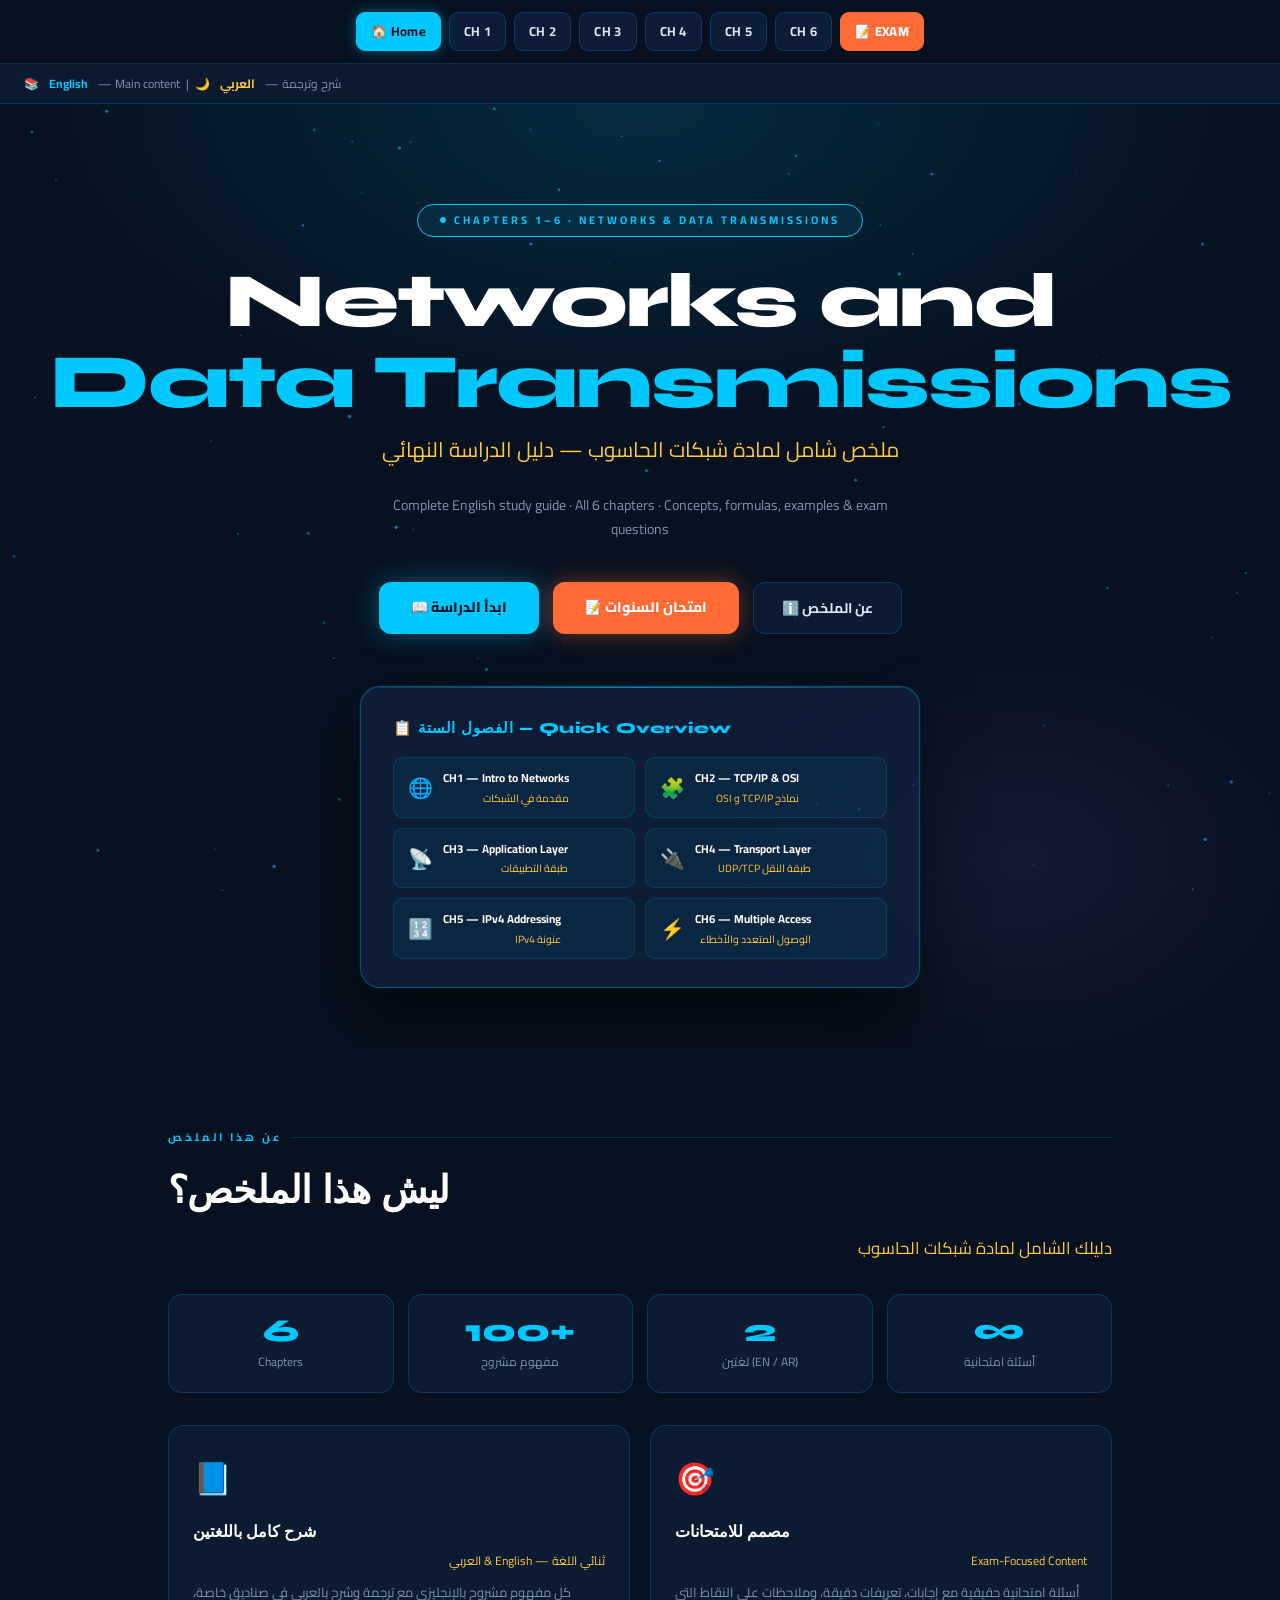
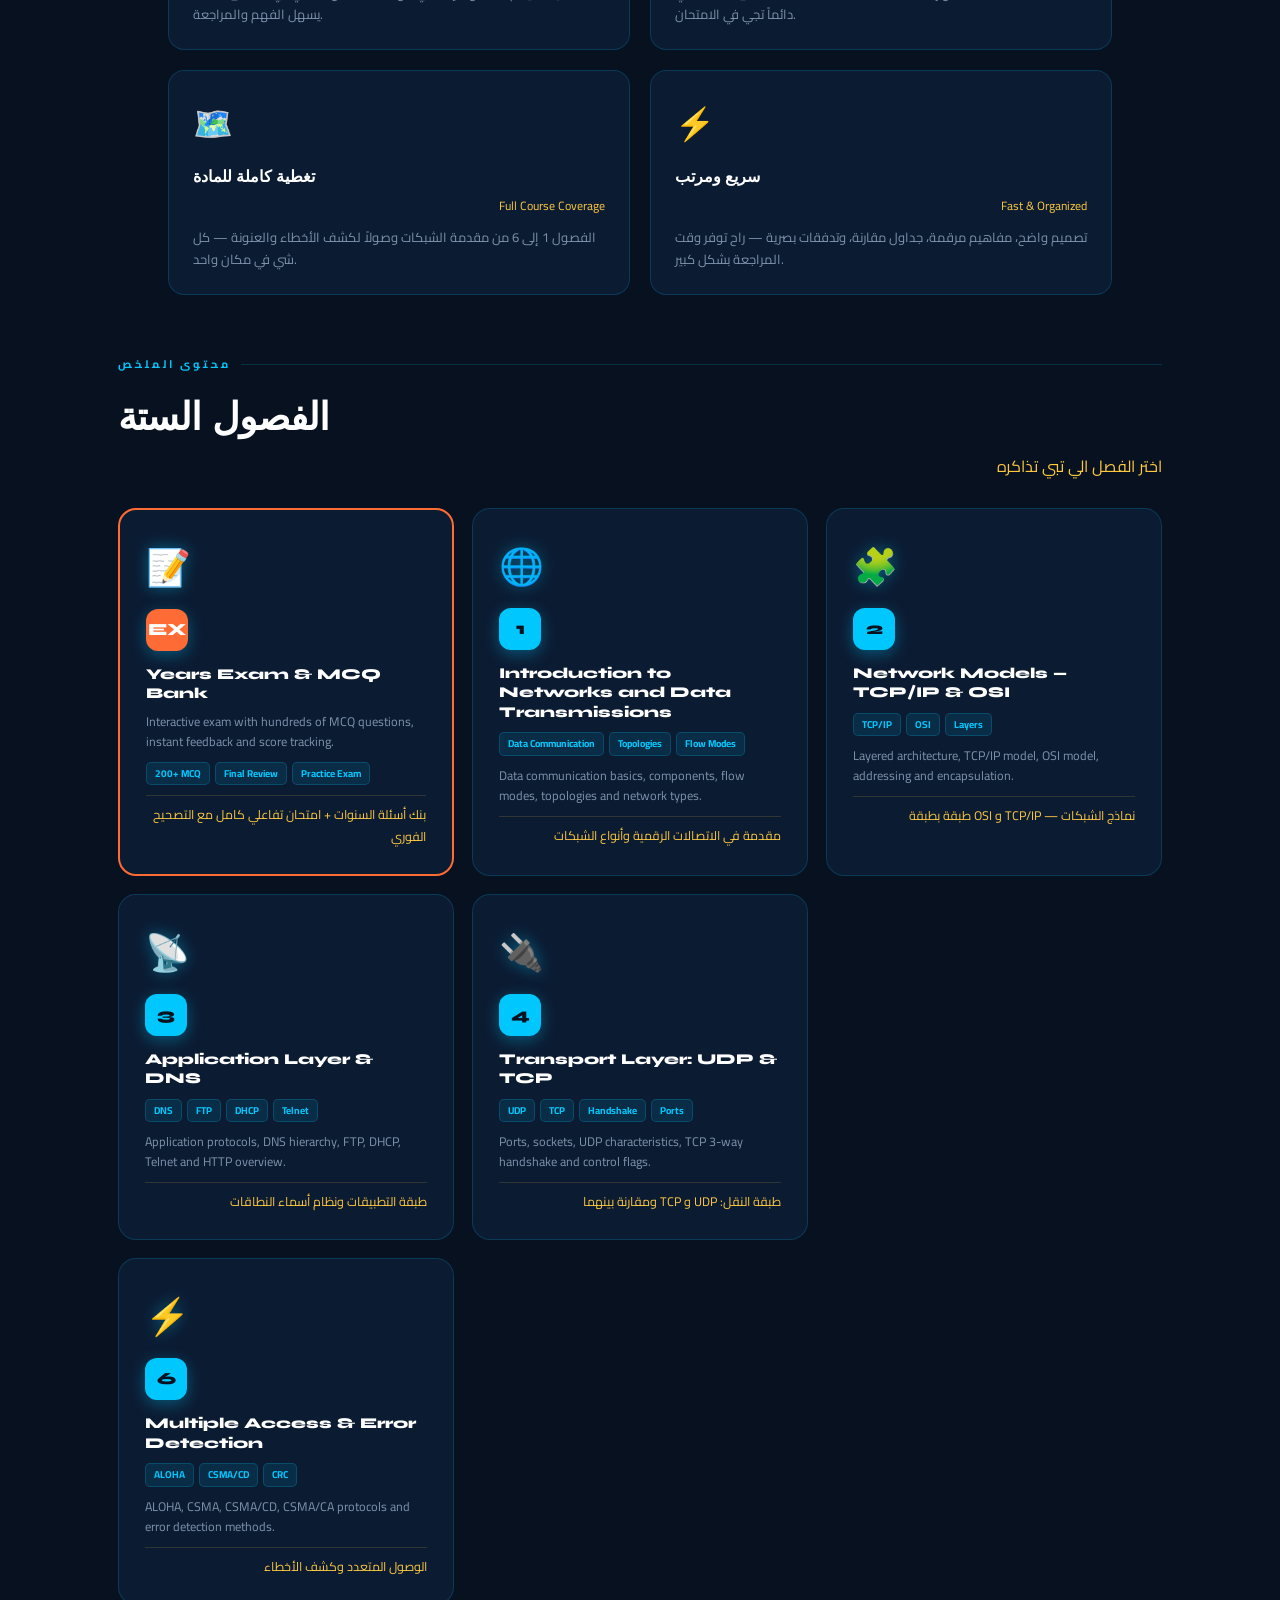
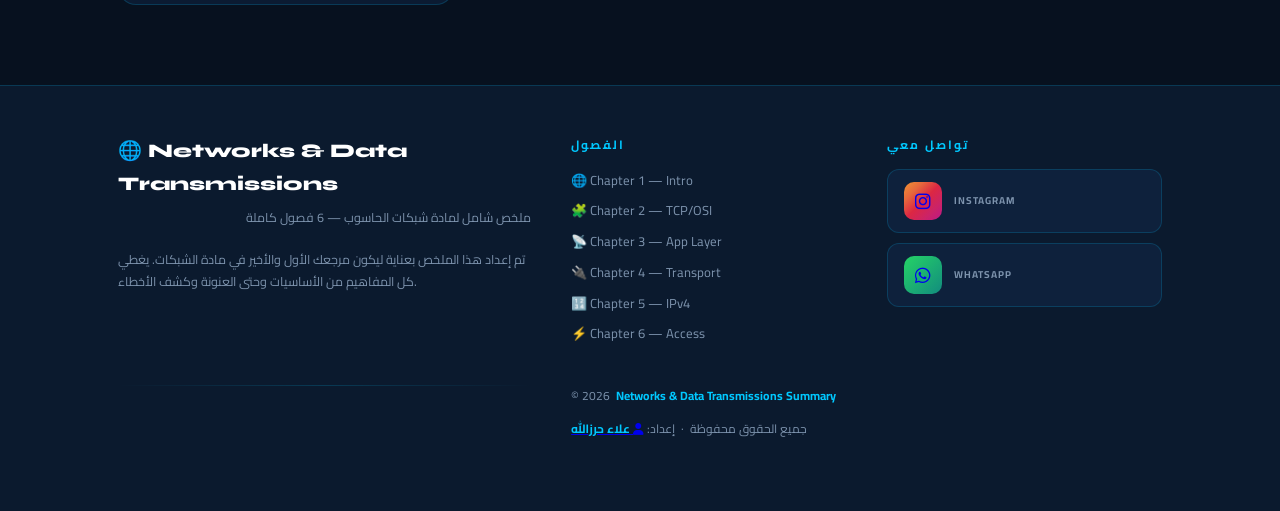
<file: index.html>
<!DOCTYPE html>
<html lang="ar">

<head>
  <meta charset="UTF-8">
  <meta name="viewport" content="width=device-width, initial-scale=1.0">
  <title>Networks and Data Transmissions — Home</title>
  <link
    href="https://fonts.googleapis.com/css2?family=Cairo:wght@300;400;600;700;900&family=Syne:wght@700;800&family=JetBrains+Mono:wght@400;600&display=swap"
    rel="stylesheet">
  <link rel="stylesheet" href="https://cdnjs.cloudflare.com/ajax/libs/font-awesome/6.0.0-beta3/css/all.min.css">
  <link rel="stylesheet" href="responsive.css">
  <style>
    :root {
      --navy: #07111f;
      --deep: #0b1a2e;
      --mid-blue: #102340;
      --card-bg: rgba(16, 35, 64, .6);
      --border: rgba(0, 200, 255, .18);
      --accent: #00c8ff;
      --accent2: #ff6b35;
      --gold: #ffc940;
      --green: #3effa0;
      --red: #ff5f6d;
      --purple: #b48aff;
      --text: #dce8f5;
      --muted: #7d93ad;
    }

    * {
      margin: 0;
      padding: 0;
      box-sizing: border-box;
    }

    body {
      font-family: Cairo, sans-serif;
      background: var(--navy);
      color: var(--text);
      line-height: 1.75;
      overflow-x: hidden;
    }

    /* ── CANVAS BG ── */
    #bg-canvas {
      position: fixed;
      inset: 0;
      z-index: 0;
      pointer-events: none;
    }

    /* ── TOP NAV ── */
    .top-nav {
      position: sticky;
      top: 0;
      z-index: 999;
      background: rgba(7, 17, 31, .92);
      backdrop-filter: blur(14px);
      border-bottom: 1px solid var(--border);
      padding: 12px 20px;
      display: flex;
      gap: 8px;
      justify-content: center;
      flex-wrap: wrap;
    }

    .top-nav a {
      text-decoration: none;
      color: var(--text);
      border: 1px solid var(--border);
      background: rgba(16, 35, 64, .75);
      padding: 7px 14px;
      border-radius: 9px;
      font-size: 13px;
      font-weight: 700;
      transition: .25s;
      letter-spacing: .3px;
    }

    .top-nav a:hover,
    .top-nav a.active {
      color: var(--navy);
      background: var(--accent);
      border-color: var(--accent);
      box-shadow: 0 0 14px rgba(0, 200, 255, .4);
    }

    /* ── HERO ── */
    .hero {
      position: relative;
      z-index: 1;
      min-height: 100vh;
      display: flex;
      flex-direction: column;
      align-items: center;
      justify-content: center;
      text-align: center;
      padding: 100px 40px 60px;
      overflow: hidden;
    }

    .hero::before {
      content: '';
      position: absolute;
      inset: 0;
      background:
        radial-gradient(ellipse 70% 50% at 50% 0%, rgba(0, 200, 255, .15) 0%, transparent 70%),
        radial-gradient(ellipse 40% 40% at 80% 80%, rgba(180, 138, 255, .08) 0%, transparent 60%);
      pointer-events: none;
    }

    .hero-badge {
      display: inline-flex;
      align-items: center;
      gap: 8px;
      border: 1px solid var(--accent);
      color: var(--accent);
      font-size: 11px;
      font-weight: 700;
      letter-spacing: 3px;
      padding: 6px 22px;
      border-radius: 30px;
      margin-bottom: 24px;
      text-transform: uppercase;
      background: rgba(0, 200, 255, .07);
      animation: fadeDown .8s ease both;
    }

    .hero-badge .dot {
      width: 6px;
      height: 6px;
      background: var(--accent);
      border-radius: 50%;
      animation: pulse 2s infinite;
    }

    @keyframes pulse {

      0%,
      100% {
        opacity: 1;
        transform: scale(1);
      }

      50% {
        opacity: .4;
        transform: scale(1.4);
      }
    }

    .hero h1 {
      font-family: Syne, sans-serif;
      font-size: clamp(2.4rem, 6vw, 4.8rem);
      font-weight: 800;
      color: #fff;
      letter-spacing: -2px;
      line-height: 1.05;
      margin-bottom: 10px;
      animation: fadeDown .9s ease .1s both;
    }

    .hero h1 span {
      color: var(--accent);
    }

    .hero .ar-title {
      font-size: clamp(1rem, 2.5vw, 1.3rem);
      color: var(--gold);
      margin-bottom: 24px;
      direction: rtl;
      animation: fadeDown 1s ease .2s both;
    }

    .hero-sub {
      color: var(--muted);
      font-size: 14px;
      max-width: 540px;
      margin: 0 auto 40px;
      animation: fadeDown 1s ease .3s both;
    }

    .hero-cta {
      display: flex;
      gap: 14px;
      flex-wrap: wrap;
      justify-content: center;
      animation: fadeDown 1s ease .4s both;
    }

    .btn-primary {
      text-decoration: none;
      background: var(--accent);
      color: var(--navy);
      font-weight: 800;
      padding: 13px 32px;
      border-radius: 12px;
      font-size: 14px;
      transition: .25s;
      box-shadow: 0 0 28px rgba(0, 200, 255, .35);
    }

    .btn-primary:hover {
      transform: translateY(-3px);
      box-shadow: 0 6px 36px rgba(0, 200, 255, .55);
    }

    .btn-outline {
      text-decoration: none;
      border: 1px solid var(--border);
      color: var(--text);
      font-weight: 700;
      padding: 13px 28px;
      border-radius: 12px;
      font-size: 14px;
      transition: .25s;
      background: rgba(16, 35, 64, .6);
    }

    .btn-outline:hover {
      border-color: var(--accent);
      color: var(--accent);
    }

    /* 3D FLOATING CARD */
    .hero-3d-wrap {
      perspective: 1000px;
      margin-top: 52px;
      animation: fadeUp 1.2s ease .5s both;
    }

    .hero-3d-card {
      width: min(560px, 90vw);
      background: rgba(16, 35, 64, .7);
      border: 1px solid rgba(0, 200, 255, .3);
      border-radius: 20px;
      padding: 28px 32px;
      backdrop-filter: blur(16px);
      transform-style: preserve-3d;
      transition: transform .1s;
      box-shadow:
        0 30px 60px rgba(0, 0, 0, .5),
        inset 0 1px 0 rgba(255, 255, 255, .06),
        0 0 0 1px rgba(0, 200, 255, .08);
    }

    .hero-3d-card::before {
      content: '';
      position: absolute;
      top: 0;
      left: 0;
      right: 0;
      height: 1px;
      background: linear-gradient(90deg, transparent, rgba(0, 200, 255, .6), transparent);
      border-radius: 20px 20px 0 0;
    }

    .card-inner-title {
      font-family: Syne, sans-serif;
      font-size: 15px;
      font-weight: 800;
      color: var(--accent);
      margin-bottom: 16px;
      letter-spacing: .5px;
      display: flex;
      align-items: center;
      gap: 8px;
    }

    .mini-chapters {
      display: grid;
      grid-template-columns: 1fr 1fr;
      gap: 10px;
    }

    .mini-ch {
      background: rgba(0, 200, 255, .06);
      border: 1px solid rgba(0, 200, 255, .15);
      border-radius: 10px;
      padding: 10px 14px;
      display: flex;
      align-items: center;
      gap: 10px;
      transition: .2s;
    }

    .mini-ch:hover {
      background: rgba(0, 200, 255, .12);
      border-color: var(--accent);
      transform: scale(1.02);
    }

    .mini-ch .ico {
      font-size: 20px;
      flex-shrink: 0;
    }

    .mini-ch .info .en {
      font-size: 11.5px;
      font-weight: 700;
      color: #fff;
    }

    .mini-ch .info .ar {
      font-size: 10.5px;
      color: var(--gold);
      direction: rtl;
      text-align: right;
    }

    /* ── ABOUT SECTION ── */
    .about-section {
      position: relative;
      z-index: 1;
      max-width: 1000px;
      margin: 0 auto;
      padding: 80px 28px 0;
    }

    .section-label {
      font-size: 11px;
      font-weight: 700;
      color: var(--accent);
      letter-spacing: 3px;
      text-transform: uppercase;
      margin-bottom: 10px;
      display: flex;
      align-items: center;
      gap: 10px;
    }

    .section-label::after {
      content: '';
      flex: 1;
      height: 1px;
      background: var(--border);
    }

    .about-section h2 {
      font-family: Syne, sans-serif;
      font-size: clamp(1.6rem, 3.5vw, 2.4rem);
      font-weight: 800;
      color: #fff;
      margin-bottom: 10px;
      letter-spacing: -1px;
    }

    .about-section .subtitle-ar {
      font-size: 1.05rem;
      color: var(--gold);
      direction: rtl;
      margin-bottom: 30px;
    }

    .about-grid {
      display: grid;
      grid-template-columns: 1fr 1fr;
      gap: 20px;
      margin-bottom: 32px;
    }

    .about-card {
      background: var(--card-bg);
      border: 1px solid var(--border);
      border-radius: 16px;
      padding: 24px;
      backdrop-filter: blur(6px);
      transition: .3s;
      position: relative;
      overflow: hidden;
    }

    .about-card::before {
      content: '';
      position: absolute;
      top: 0;
      left: 0;
      right: 0;
      height: 3px;
      background: linear-gradient(90deg, var(--accent), var(--purple));
      border-radius: 16px 16px 0 0;
      opacity: 0;
      transition: .3s;
    }

    .about-card:hover {
      border-color: var(--accent);
      transform: translateY(-4px);
      box-shadow: 0 12px 32px rgba(0, 200, 255, .1);
    }

    .about-card:hover::before {
      opacity: 1;
    }

    .about-card .card-icon {
      font-size: 32px;
      margin-bottom: 12px;
      display: block;
    }

    .about-card h3 {
      font-family: Syne, sans-serif;
      font-size: 1rem;
      color: #fff;
      margin-bottom: 4px;
    }

    .about-card .ar-label {
      font-size: 12px;
      color: var(--gold);
      direction: rtl;
      margin-bottom: 10px;
    }

    .about-card p {
      font-size: 13px;
      color: var(--muted);
      line-height: 1.7;
    }

    .stats-row {
      display: grid;
      grid-template-columns: repeat(4, 1fr);
      gap: 14px;
      margin-bottom: 32px;
    }

    .stat-box {
      background: var(--card-bg);
      border: 1px solid var(--border);
      border-radius: 14px;
      padding: 20px 16px;
      text-align: center;
      transition: .25s;
    }

    .stat-box:hover {
      border-color: var(--accent);
      box-shadow: 0 8px 24px rgba(0, 200, 255, .1);
    }

    .stat-box .number {
      font-family: Syne, sans-serif;
      font-size: 2rem;
      font-weight: 800;
      color: var(--accent);
      line-height: 1;
      margin-bottom: 4px;
    }

    .stat-box .label {
      font-size: 12px;
      color: var(--muted);
    }

    /* ── CHAPTERS GRID ── */
    .chapters-section {
      position: relative;
      z-index: 1;
      max-width: 1100px;
      margin: 60px auto 0;
      padding: 0 28px;
    }

    .home-grid {
      display: grid;
      grid-template-columns: repeat(3, 1fr);
      gap: 18px;
      margin-top: 28px;
    }

    .home-card {
      text-decoration: none;
      color: var(--text);
      background: var(--card-bg);
      border: 1px solid var(--border);
      border-radius: 18px;
      padding: 26px;
      transition: .3s;
      display: block;
      position: relative;
      overflow: hidden;
      transform-style: preserve-3d;
    }

    .home-card::after {
      content: '';
      position: absolute;
      inset: 0;
      background: linear-gradient(135deg, rgba(0, 200, 255, .05), transparent);
      opacity: 0;
      transition: .3s;
    }

    .home-card:hover {
      transform: translateY(-8px) rotateX(3deg);
      border-color: var(--accent);
      box-shadow:
        0 20px 48px rgba(0, 200, 255, .15),
        inset 0 1px 0 rgba(0, 200, 255, .1);
    }

    .home-card:hover::after {
      opacity: 1;
    }

    .home-card .ch-icon {
      font-size: 36px;
      margin-bottom: 10px;
      display: block;
      filter: drop-shadow(0 0 8px rgba(0, 200, 255, .4));
    }

    .home-card .num-badge {
      display: inline-flex;
      align-items: center;
      justify-content: center;
      width: 42px;
      height: 42px;
      background: var(--accent);
      color: var(--navy);
      border-radius: 12px;
      font-weight: 900;
      font-size: 17px;
      margin-bottom: 14px;
      font-family: Syne, sans-serif;
      box-shadow: 0 4px 16px rgba(0, 200, 255, .35);
    }

    .home-card h2 {
      font-family: Syne, sans-serif;
      font-size: 15px;
      font-weight: 800;
      color: #fff;
      margin-bottom: 8px;
      line-height: 1.3;
    }

    .home-card p {
      font-size: 12.5px;
      color: var(--muted);
      line-height: 1.6;
      margin-bottom: 10px;
    }

    .home-card .ar {
      font-size: 12.5px;
      color: var(--gold);
      direction: rtl;
      text-align: right;
      padding-top: 8px;
      border-top: 1px solid rgba(255, 201, 64, .15);
    }

    .home-card .topics {
      display: flex;
      flex-wrap: wrap;
      gap: 5px;
      margin: 10px 0;
    }

    .topic-tag {
      background: rgba(0, 200, 255, .1);
      border: 1px solid rgba(0, 200, 255, .2);
      color: var(--accent);
      font-size: 10px;
      font-weight: 700;
      padding: 2px 8px;
      border-radius: 5px;
    }

    /* ── FOOTER ── */
    footer {
      position: relative;
      z-index: 1;
      margin-top: 80px;
      background: var(--deep);
      border-top: 1px solid var(--border);
    }

    .footer-inner {
      max-width: 1100px;
      margin: 0 auto;
      padding: 48px 28px 32px;
    }

    .footer-top {
      display: grid;
      grid-template-columns: 1.5fr 1fr 1fr;
      gap: 40px;
      margin-bottom: 40px;
    }

    .footer-brand h3 {
      font-family: Syne, sans-serif;
      font-size: 1.2rem;
      font-weight: 800;
      color: #fff;
      margin-bottom: 6px;
    }

    .footer-brand .tagline {
      font-size: 12.5px;
      color: var(--muted);
      margin-bottom: 20px;
      direction: rtl;
    }

    .footer-col h4 {
      font-size: 12px;
      font-weight: 700;
      color: var(--accent);
      letter-spacing: 2px;
      text-transform: uppercase;
      margin-bottom: 14px;
    }

    .footer-col ul {
      list-style: none;
      display: flex;
      flex-direction: column;
      gap: 8px;
    }

    .footer-col ul li a {
      text-decoration: none;
      color: var(--muted);
      font-size: 13px;
      transition: .2s;
      display: flex;
      align-items: center;
      gap: 6px;
    }

    .footer-col ul li a:hover {
      color: var(--accent);
    }

    /* Social contact cards */
    .contact-cards {
      display: flex;
      flex-direction: column;
      gap: 10px;
    }

    .contact-card {
      display: flex;
      align-items: center;
      gap: 12px;
      background: rgba(16, 35, 64, .8);
      border: 1px solid var(--border);
      border-radius: 12px;
      padding: 12px 16px;
      text-decoration: none;
      transition: .25s;
    }

    .contact-card:hover {
      border-color: var(--accent);
      transform: translateX(-4px);
      box-shadow: 0 4px 16px rgba(0, 200, 255, .1);
    }

    .contact-card .c-icon {
      width: 38px;
      height: 38px;
      border-radius: 10px;
      display: flex;
      align-items: center;
      justify-content: center;
      font-size: 18px;
      flex-shrink: 0;
    }

    .contact-card.instagram .c-icon {
      background: linear-gradient(135deg, #f09433, #e6683c, #dc2743, #cc2366, #bc1888);
    }

    .contact-card.whatsapp .c-icon {
      background: linear-gradient(135deg, #25d366, #128c7e);
    }

    .contact-card .c-info .c-label {
      font-size: 10px;
      color: var(--muted);
      text-transform: uppercase;
      letter-spacing: 1px;
      font-weight: 700;
    }

    .contact-card .c-info .c-value {
      font-size: 13px;
      color: #fff;
      font-weight: 700;
      font-family: JetBrains Mono, monospace;
    }

    .footer-divider {
      height: 1px;
      background: linear-gradient(90deg, transparent, var(--border), transparent);
      margin-bottom: 24px;
    }

    .footer-bottom {
      display: flex;
      align-items: center;
      justify-content: space-between;
      flex-wrap: wrap;
      gap: 12px;
    }

    .footer-bottom .copy {
      font-size: 12px;
      color: var(--muted);
    }

    .footer-bottom .copy strong {
      color: var(--accent);
    }

    .footer-bottom .rights {
      font-size: 12px;
      color: var(--muted);
      direction: rtl;
    }

    /* ── LANG BAR ── */
    .lang-bar {
      position: relative;
      z-index: 1;
      background: var(--deep);
      border-bottom: 1px solid var(--border);
      padding: 9px 24px;
      display: flex;
      align-items: center;
      gap: 10px;
      font-size: 12px;
      color: var(--muted);
    }

    /* ── ANIMATIONS ── */
    @keyframes fadeDown {
      from {
        opacity: 0;
        transform: translateY(-20px);
      }

      to {
        opacity: 1;
        transform: translateY(0);
      }
    }

    @keyframes fadeUp {
      from {
        opacity: 0;
        transform: translateY(30px);
      }

      to {
        opacity: 1;
        transform: translateY(0);
      }
    }

    .reveal {
      opacity: 0;
      transform: translateY(30px);
      transition: opacity .7s ease, transform .7s ease;
    }

    .reveal.visible {
      opacity: 1;
      transform: translateY(0);
    }

    /* ── RESPONSIVE ── */
    @media (max-width: 780px) {
      .home-grid {
        grid-template-columns: 1fr;
      }

      .about-grid {
        grid-template-columns: 1fr;
      }

      .stats-row {
        grid-template-columns: 1fr 1fr;
      }

      .footer-top {
        grid-template-columns: 1fr;
        gap: 28px;
      }

      .footer-bottom {
        flex-direction: column;
        text-align: center;
      }

      .mini-chapters {
        grid-template-columns: 1fr;
      }

      .hero {
        padding-top: 80px;
      }
    }

    @media (max-width: 640px) {
      .home-grid {
        grid-template-columns: 1fr;
      }

      .stats-row {
        grid-template-columns: 1fr 1fr;
      }
    }
  </style>
</head>

<body>

  <!-- Animated particle canvas -->
  <canvas id="bg-canvas"></canvas>

  <!-- Navigation -->
  <nav class="top-nav">
    <a href="index.html" class="active">🏠 Home</a>
    <a href="chapter1.html">CH 1</a>
    <a href="chapter2.html">CH 2</a>
    <a href="chapter3.html">CH 3</a>
    <a href="chapter4.html">CH 4</a>
    <a href="chapter5.html">CH 5</a>
    <a href="chapter6.html">CH 6</a>

    <a href="exam.html" style="background:#ff6b35;border-color:#ff6b35;color:white;font-weight:800">
      📝 EXAM
    </a>
  </nav>
  <!-- Language bar -->
  <div class="lang-bar">📚 <strong style="color:var(--accent)">English</strong> — Main content &nbsp;|&nbsp; 🌙 <strong
      style="color:var(--gold)">العربي</strong> — شرح وترجمة</div>

  <!-- HERO -->
  <section class="hero">
    <div class="hero-badge">
      <span class="dot"></span>
      Chapters 1–6 &middot; Networks & Data Transmissions
    </div>
    <h1>Networks and<br><span>Data Transmissions</span></h1>
    <div class="ar-title">ملخص شامل لمادة شبكات الحاسوب — دليل الدراسة النهائي</div>
    <p class="hero-sub">Complete English study guide &middot; All 6 chapters &middot; Concepts, formulas, examples &
      exam questions</p>

    <div class="hero-cta">
      <a href="#chapters" class="btn-primary">📖 ابدأ الدراسة</a>

      <a href="exam.html" class="btn-primary"
        style="background:#ff6b35;color:#fff;box-shadow:0 0 25px rgba(255,107,53,.4)">
        📝 امتحان السنوات
      </a>

      <a href="#about" class="btn-outline">ℹ️ عن الملخص</a>
    </div>
    <!-- 3D Card -->
    <div class="hero-3d-wrap" id="card3d">
      <div class="hero-3d-card" id="tiltCard">
        <div class="card-inner-title">📋 الفصول الستة — Quick Overview</div>
        <div class="mini-chapters">
          <div class="mini-ch">
            <span class="ico">🌐</span>
            <div class="info">
              <div class="en">CH1 — Intro to Networks</div>
              <div class="ar">مقدمة في الشبكات</div>
            </div>
          </div>
          <div class="mini-ch">
            <span class="ico">🧩</span>
            <div class="info">
              <div class="en">CH2 — TCP/IP & OSI</div>
              <div class="ar">نماذج TCP/IP و OSI</div>
            </div>
          </div>
          <div class="mini-ch">
            <span class="ico">📡</span>
            <div class="info">
              <div class="en">CH3 — Application Layer</div>
              <div class="ar">طبقة التطبيقات</div>
            </div>
          </div>
          <div class="mini-ch">
            <span class="ico">🔌</span>
            <div class="info">
              <div class="en">CH4 — Transport Layer</div>
              <div class="ar">طبقة النقل UDP/TCP</div>
            </div>
          </div>
          <div class="mini-ch">
            <span class="ico">🔢</span>
            <div class="info">
              <div class="en">CH5 — IPv4 Addressing</div>
              <div class="ar">عنونة IPv4</div>
            </div>
          </div>
          <div class="mini-ch">
            <span class="ico">⚡</span>
            <div class="info">
              <div class="en">CH6 — Multiple Access</div>
              <div class="ar">الوصول المتعدد والأخطاء</div>
            </div>
          </div>
        </div>
      </div>
    </div>
  </section>

  <!-- ABOUT SECTION -->
  <section class="about-section" id="about">
    <div class="section-label reveal">عن هذا الملخص</div>
    <h2 class="reveal">ليش هذا الملخص؟</h2>
    <div class="subtitle-ar reveal">دليلك الشامل لمادة شبكات الحاسوب</div>

    <div class="stats-row reveal">
      <div class="stat-box">
        <div class="number">6</div>
        <div class="label">Chapters</div>
      </div>
      <div class="stat-box">
        <div class="number">100+</div>
        <div class="label">مفهوم مشروح</div>
      </div>
      <div class="stat-box">
        <div class="number">2</div>
        <div class="label">لغتين (EN / AR)</div>
      </div>
      <div class="stat-box">
        <div class="number">∞</div>
        <div class="label">أسئلة امتحانية</div>
      </div>
    </div>

    <div class="about-grid reveal">
      <div class="about-card">
        <span class="card-icon">📘</span>
        <h3>شرح كامل باللغتين</h3>
        <div class="ar-label">ثنائي اللغة — English & العربي</div>
        <p>كل مفهوم مشروح بالإنجليزي مع ترجمة وشرح بالعربي في صناديق خاصة، يسهل الفهم والمراجعة.</p>
      </div>
      <div class="about-card">
        <span class="card-icon">🎯</span>
        <h3>مصمم للامتحانات</h3>
        <div class="ar-label">Exam-Focused Content</div>
        <p>أسئلة امتحانية حقيقية مع إجابات، تعريفات دقيقة، وملاحظات على النقاط التي دائماً تجي في الامتحان.</p>
      </div>
      <div class="about-card">
        <span class="card-icon">🗺️</span>
        <h3>تغطية كاملة للمادة</h3>
        <div class="ar-label">Full Course Coverage</div>
        <p>الفصول 1 إلى 6 من مقدمة الشبكات وصولاً لكشف الأخطاء والعنونة — كل شي في مكان واحد.</p>
      </div>
      <div class="about-card">
        <span class="card-icon">⚡</span>
        <h3>سريع ومرتب</h3>
        <div class="ar-label">Fast & Organized</div>
        <p>تصميم واضح، مفاهيم مرقمة، جداول مقارنة، وتدفقات بصرية — راح توفر وقت المراجعة بشكل كبير.</p>
      </div>
    </div>
  </section>

  <!-- CHAPTERS GRID -->
  <section class="chapters-section" id="chapters">
    <div class="section-label reveal">محتوى الملخص</div>
    <h2 class="reveal"
      style="font-family:Syne,sans-serif;font-size:clamp(1.6rem,3.5vw,2.4rem);font-weight:800;color:#fff;letter-spacing:-1px;">
      الفصول الستة</h2>
    <div style="font-size:1rem;color:var(--gold);direction:rtl;margin-bottom:4px;" class="reveal">اختر الفصل الي تبي
      تذاكره</div>

    <div class="home-grid">
      <a href="exam.html" class="home-card" style="border:2px solid #ff6b35">
        <span class="ch-icon">📝</span>
        <div class="num-badge" style="background:#ff6b35;color:white">
          EX
        </div>

        <h2>Years Exam & MCQ Bank</h2>

        <p>
          Interactive exam with hundreds of MCQ questions,
          instant feedback and score tracking.
        </p>

        <div class="topics">
          <span class="topic-tag">200+ MCQ</span>
          <span class="topic-tag">Final Review</span>
          <span class="topic-tag">Practice Exam</span>
        </div>

        <div class="ar">
          بنك أسئلة السنوات + امتحان تفاعلي كامل مع التصحيح الفوري
        </div>
      </a>
      <a class="home-card reveal" href="chapter1.html">
        <span class="ch-icon">🌐</span>
        <div class="num-badge">1</div>
        <h2>Introduction to Networks and Data Transmissions</h2>
        <div class="topics">
          <span class="topic-tag">Data Communication</span>
          <span class="topic-tag">Topologies</span>
          <span class="topic-tag">Flow Modes</span>
        </div>
        <p>Data communication basics, components, flow modes, topologies and network types.</p>
        <div class="ar">مقدمة في الاتصالات الرقمية وأنواع الشبكات</div>
      </a>

      <a class="home-card reveal" href="chapter2.html">
        <span class="ch-icon">🧩</span>
        <div class="num-badge">2</div>
        <h2>Network Models — TCP/IP & OSI</h2>
        <div class="topics">
          <span class="topic-tag">TCP/IP</span>
          <span class="topic-tag">OSI</span>
          <span class="topic-tag">Layers</span>
        </div>
        <p>Layered architecture, TCP/IP model, OSI model, addressing and encapsulation.</p>
        <div class="ar">نماذج الشبكات — TCP/IP و OSI طبقة بطبقة</div>
      </a>

      <a class="home-card reveal" href="chapter3.html">
        <span class="ch-icon">📡</span>
        <div class="num-badge">3</div>
        <h2>Application Layer & DNS</h2>
        <div class="topics">
          <span class="topic-tag">DNS</span>
          <span class="topic-tag">FTP</span>
          <span class="topic-tag">DHCP</span>
          <span class="topic-tag">Telnet</span>
        </div>
        <p>Application protocols, DNS hierarchy, FTP, DHCP, Telnet and HTTP overview.</p>
        <div class="ar">طبقة التطبيقات ونظام أسماء النطاقات</div>
      </a>

      <a class="home-card reveal" href="chapter4.html">
        <span class="ch-icon">🔌</span>
        <div class="num-badge">4</div>
        <h2>Transport Layer: UDP & TCP</h2>
        <div class="topics">
          <span class="topic-tag">UDP</span>
          <span class="topic-tag">TCP</span>
          <span class="topic-tag">Handshake</span>
          <span class="topic-tag">Ports</span>
        </div>
        <p>Ports, sockets, UDP characteristics, TCP 3-way handshake and control flags.</p>
        <div class="ar">طبقة النقل: UDP و TCP ومقارنة بينهما</div>
      </a>

      <a class="home-card reveal" href="chapter5.html">
        <span class="ch-icon">🔢</span>
        <div class="num-badge">5</div>
        <h2>IPv4 Addressing</h2>
        <div class="topics">
          <span class="topic-tag">CIDR</span>
          <span class="topic-tag">Subnetting</span>
          <span class="topic-tag">Classful</span>
        </div>
        <p>Classful addressing, classless CIDR, subnetting examples and calculations.</p>
        <div class="ar">عنونة IPv4 والتقسيم إلى شبكات فرعية</div>
      </a>

      <a class="home-card reveal" href="chapter6.html">
        <span class="ch-icon">⚡</span>
        <div class="num-badge">6</div>
        <h2>Multiple Access & Error Detection</h2>
        <div class="topics">
          <span class="topic-tag">ALOHA</span>
          <span class="topic-tag">CSMA/CD</span>
          <span class="topic-tag">CRC</span>
        </div>
        <p>ALOHA, CSMA, CSMA/CD, CSMA/CA protocols and error detection methods.</p>
        <div class="ar">الوصول المتعدد وكشف الأخطاء</div>
      </a>
    </div>
  </section>

  <!-- FOOTER -->
  <footer>
    <div class="footer-inner">
      <div class="footer-top">
        <!-- Brand -->
        <div class="footer-brand">
          <h3>🌐 Networks & Data Transmissions</h3>
          <p class="tagline">ملخص شامل لمادة شبكات الحاسوب — 6 فصول كاملة</p>
          <p style="font-size:12.5px;color:var(--muted);line-height:1.8;">
            تم إعداد هذا الملخص بعناية ليكون مرجعك الأول والأخير في مادة الشبكات.
            يغطي كل المفاهيم من الأساسيات وحتى العنونة وكشف الأخطاء.
          </p>
        </div>

        <!-- Chapters quick links -->
        <div class="footer-col">
          <h4>الفصول</h4>
          <ul>
            <li><a href="chapter1.php">🌐 Chapter 1 — Intro</a></li>
            <li><a href="chapter2.php">🧩 Chapter 2 — TCP/OSI</a></li>
            <li><a href="chapter3.php">📡 Chapter 3 — App Layer</a></li>
            <li><a href="chapter4.php">🔌 Chapter 4 — Transport</a></li>
            <li><a href="chapter5.php">🔢 Chapter 5 — IPv4</a></li>
            <li><a href="chapter6.php">⚡ Chapter 6 — Access</a></li>
          </ul>
        </div>

        <!-- Contact -->
        <div class="footer-col">
          <h4>تواصل معي</h4>

          <div class="contact-cards">

            <a href="https://www.instagram.com/alaaherzallah05" target="_blank" class="contact-card instagram">
              <div class="c-icon">
                <i class="fab fa-instagram"></i>
              </div>
              <div class="c-info">
                <div class="c-label">Instagram</div>
              </div>
            </a>

            <a href="https://wa.me/962775725298" target="_blank" class="contact-card whatsapp">
              <div class="c-icon">
                <i class="fab fa-whatsapp"></i>
              </div>
              <div class="c-info">
                <div class="c-label">WhatsApp</div>
              </div>
            </a>

          </div>
        </div>

        <div class="footer-divider"></div>

        <div class="footer-bottom">
          <div class="copy">
            © 2026 &nbsp;<strong>Networks & Data Transmissions Summary</strong>
          </div>
          <div class="rights">
            جميع الحقوق محفوظة &nbsp;·&nbsp; إعداد:  <a href="https://3laa.66ghz.com/" target="_blank">     <i class="fa-solid fa-user"></i> <strong  style="color:var(--accent)">علاء حرزالله</strong>         <p>
            </a>
        </p>
          </div>
        </div>
      </div>
  </footer>
  <script>
    // ── Particle Canvas ──
    const canvas = document.getElementById('bg-canvas');
    const ctx = canvas.getContext('2d');
    let W, H, particles = [];

    function resize() {
      W = canvas.width = window.innerWidth;
      H = canvas.height = window.innerHeight;
    }

    function makeParticle() {
      return {
        x: Math.random() * W,
        y: Math.random() * H,
        r: Math.random() * 1.5 + 0.3,
        vx: (Math.random() - 0.5) * 0.3,
        vy: (Math.random() - 0.5) * 0.3,
        o: Math.random() * 0.5 + 0.1,
      };
    }

    function initParticles() {
      particles = Array.from({ length: 120 }, makeParticle);
    }

    function drawParticles() {
      ctx.clearRect(0, 0, W, H);
      particles.forEach(p => {
        ctx.beginPath();
        ctx.arc(p.x, p.y, p.r, 0, Math.PI * 2);
        ctx.fillStyle = `rgba(0,200,255,${p.o})`;
        ctx.fill();
        p.x += p.vx; p.y += p.vy;
        if (p.x < 0 || p.x > W) p.vx *= -1;
        if (p.y < 0 || p.y > H) p.vy *= -1;
      });

      // Draw connections
      for (let i = 0; i < particles.length; i++) {
        for (let j = i + 1; j < particles.length; j++) {
          const dx = particles[i].x - particles[j].x;
          const dy = particles[i].y - particles[j].y;
          const dist = Math.sqrt(dx * dx + dy * dy);
          if (dist < 100) {
            ctx.beginPath();
            ctx.moveTo(particles[i].x, particles[i].y);
            ctx.lineTo(particles[j].x, particles[j].y);
            ctx.strokeStyle = `rgba(0,200,255,${0.07 * (1 - dist / 100)})`;
            ctx.lineWidth = 0.5;
            ctx.stroke();
          }
        }
      }
      requestAnimationFrame(drawParticles);
    }

    resize();
    initParticles();
    drawParticles();
    window.addEventListener('resize', () => { resize(); initParticles(); });

    // ── 3D Tilt Card ──
    const tiltCard = document.getElementById('tiltCard');
    const card3d = document.getElementById('card3d');

    card3d.addEventListener('mousemove', e => {
      const rect = tiltCard.getBoundingClientRect();
      const cx = rect.left + rect.width / 2;
      const cy = rect.top + rect.height / 2;
      const dx = (e.clientX - cx) / (rect.width / 2);
      const dy = (e.clientY - cy) / (rect.height / 2);
      tiltCard.style.transform = `rotateY(${dx * 10}deg) rotateX(${-dy * 8}deg) translateZ(10px)`;
    });

    card3d.addEventListener('mouseleave', () => {
      tiltCard.style.transform = 'rotateY(0) rotateX(0) translateZ(0)';
    });

    // ── Scroll reveal ──
    const reveals = document.querySelectorAll('.reveal');
    const observer = new IntersectionObserver(entries => {
      entries.forEach((entry, i) => {
        if (entry.isIntersecting) {
          setTimeout(() => entry.target.classList.add('visible'), i * 80);
        }
      });
    }, { threshold: 0.12 });

    reveals.forEach(el => observer.observe(el));

    // ── 3D hover on home cards ──
    document.querySelectorAll('.home-card').forEach(card => {
      card.addEventListener('mousemove', e => {
        const r = card.getBoundingClientRect();
        const x = (e.clientX - r.left) / r.width - 0.5;
        const y = (e.clientY - r.top) / r.height - 0.5;
        card.style.transform = `translateY(-8px) rotateY(${x * 8}deg) rotateX(${-y * 6}deg)`;
      });
      card.addEventListener('mouseleave', () => {
        card.style.transform = '';
      });
    });
  </script>
</body>

</html>
</file>
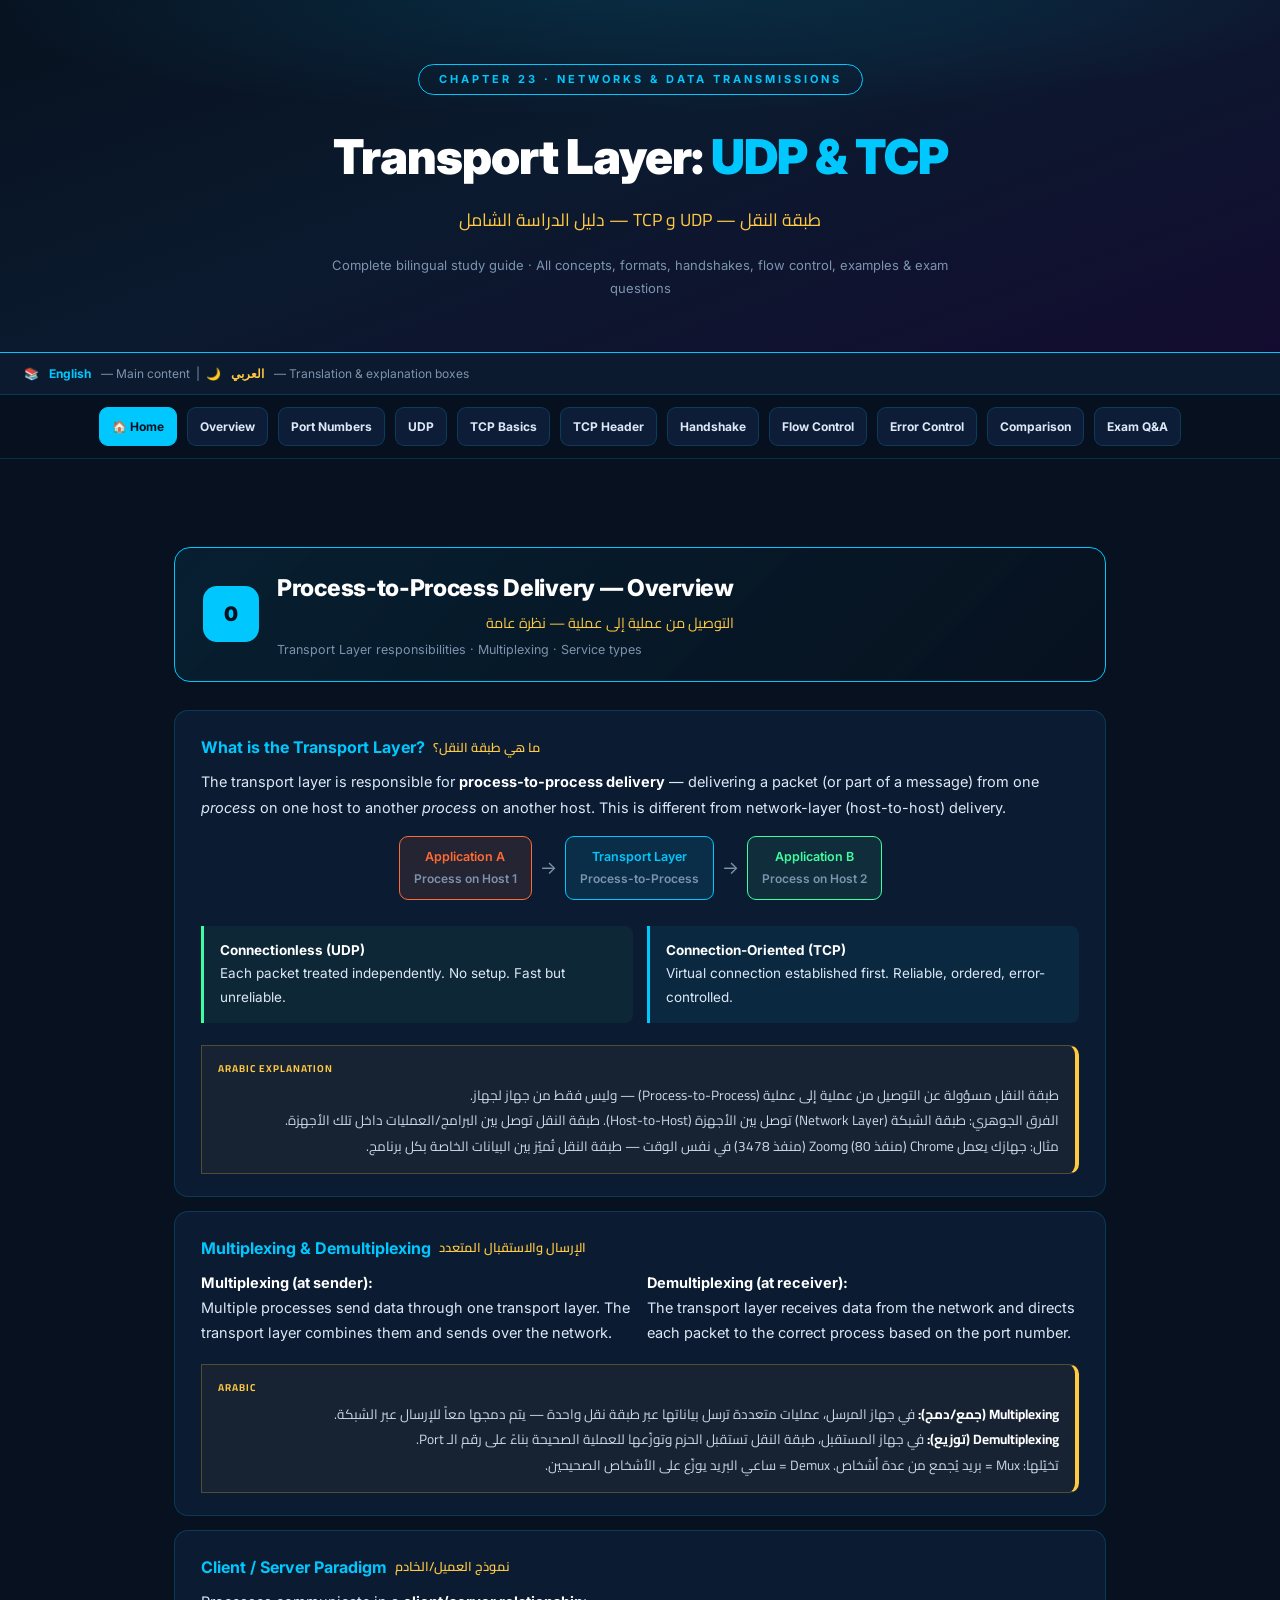
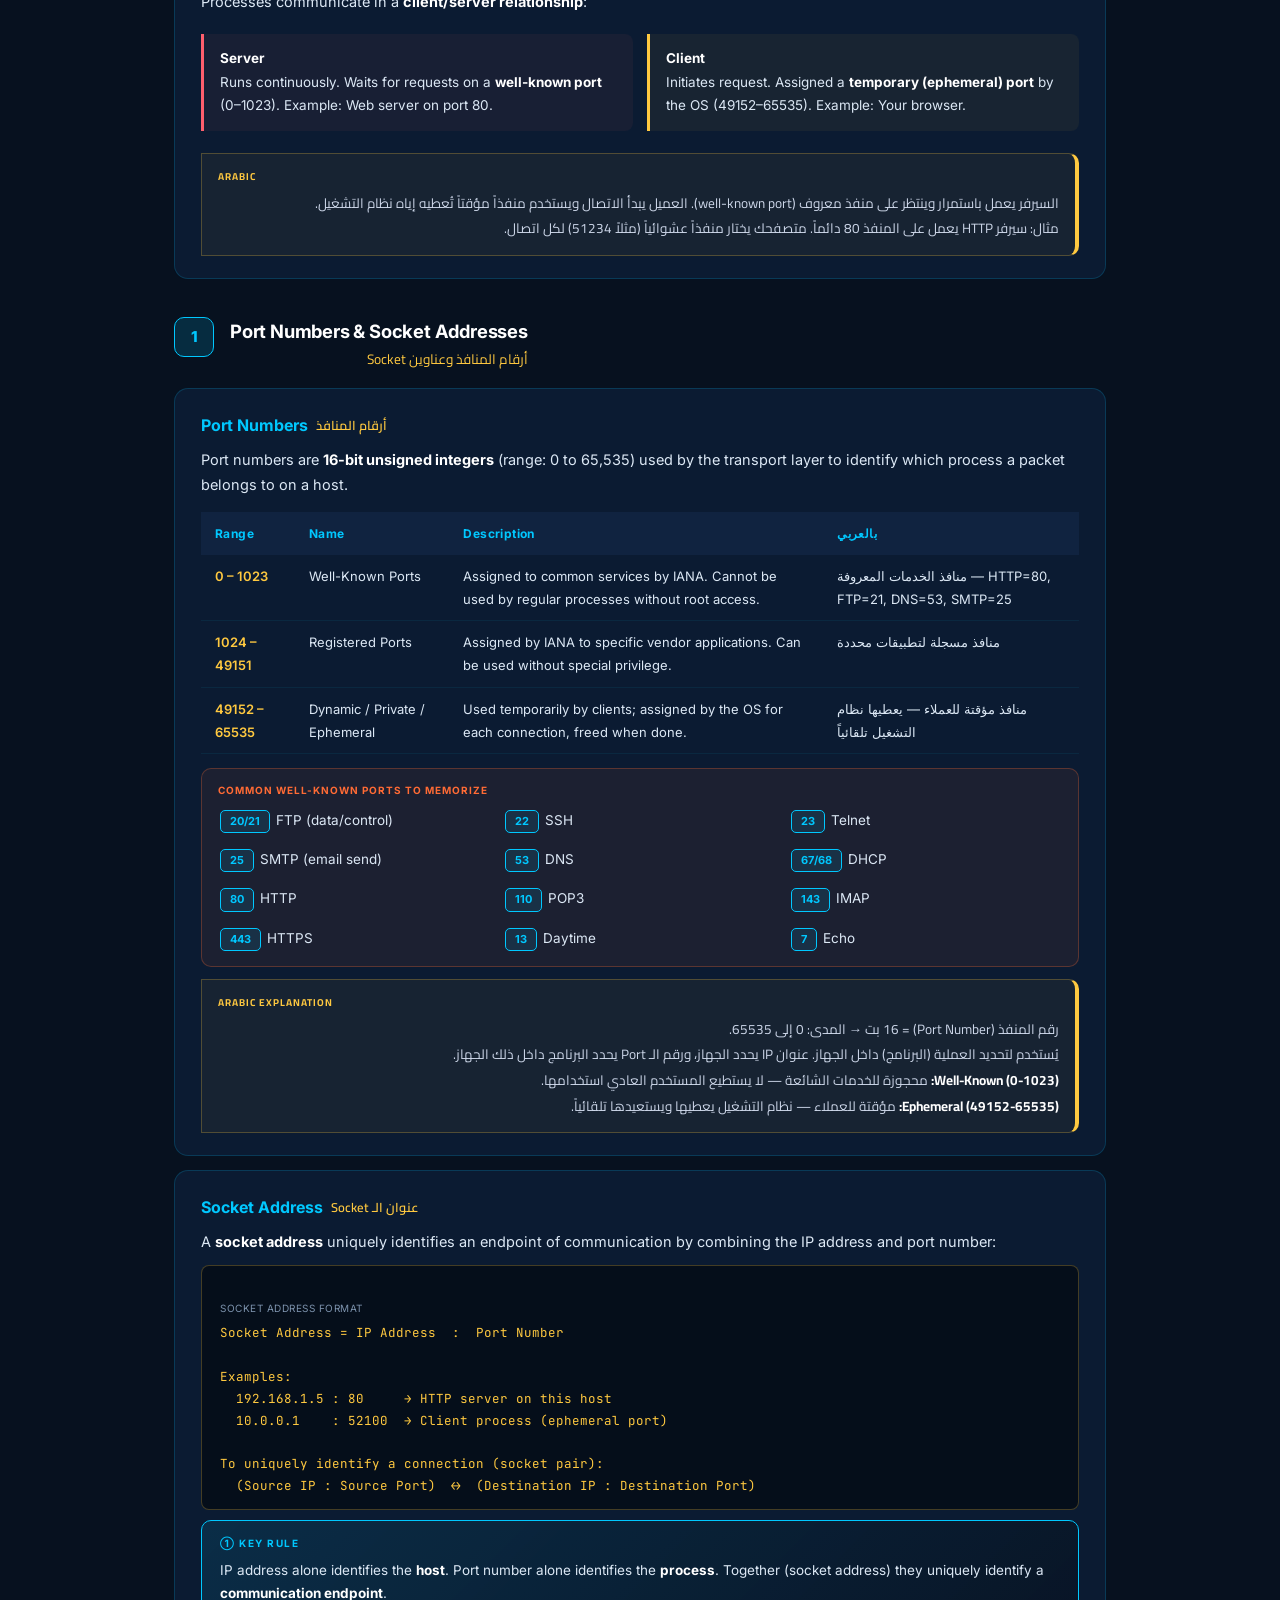
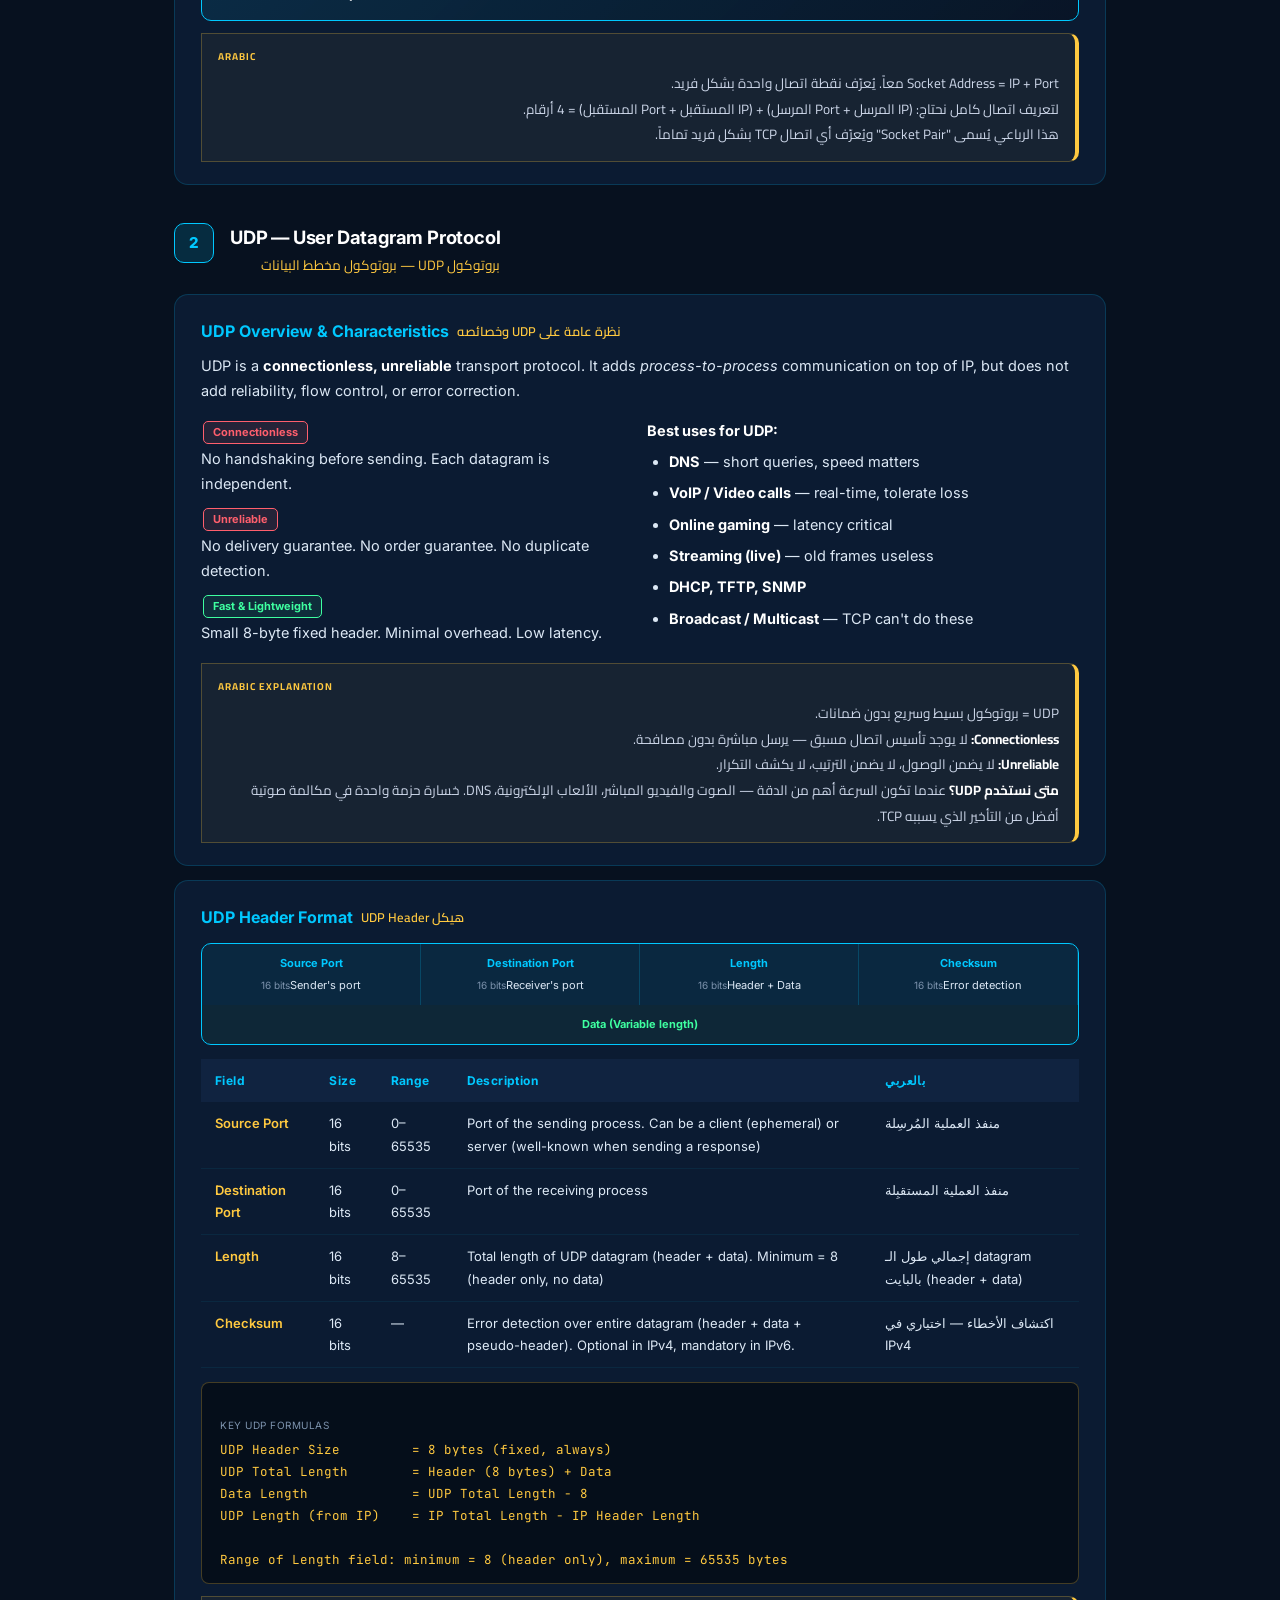
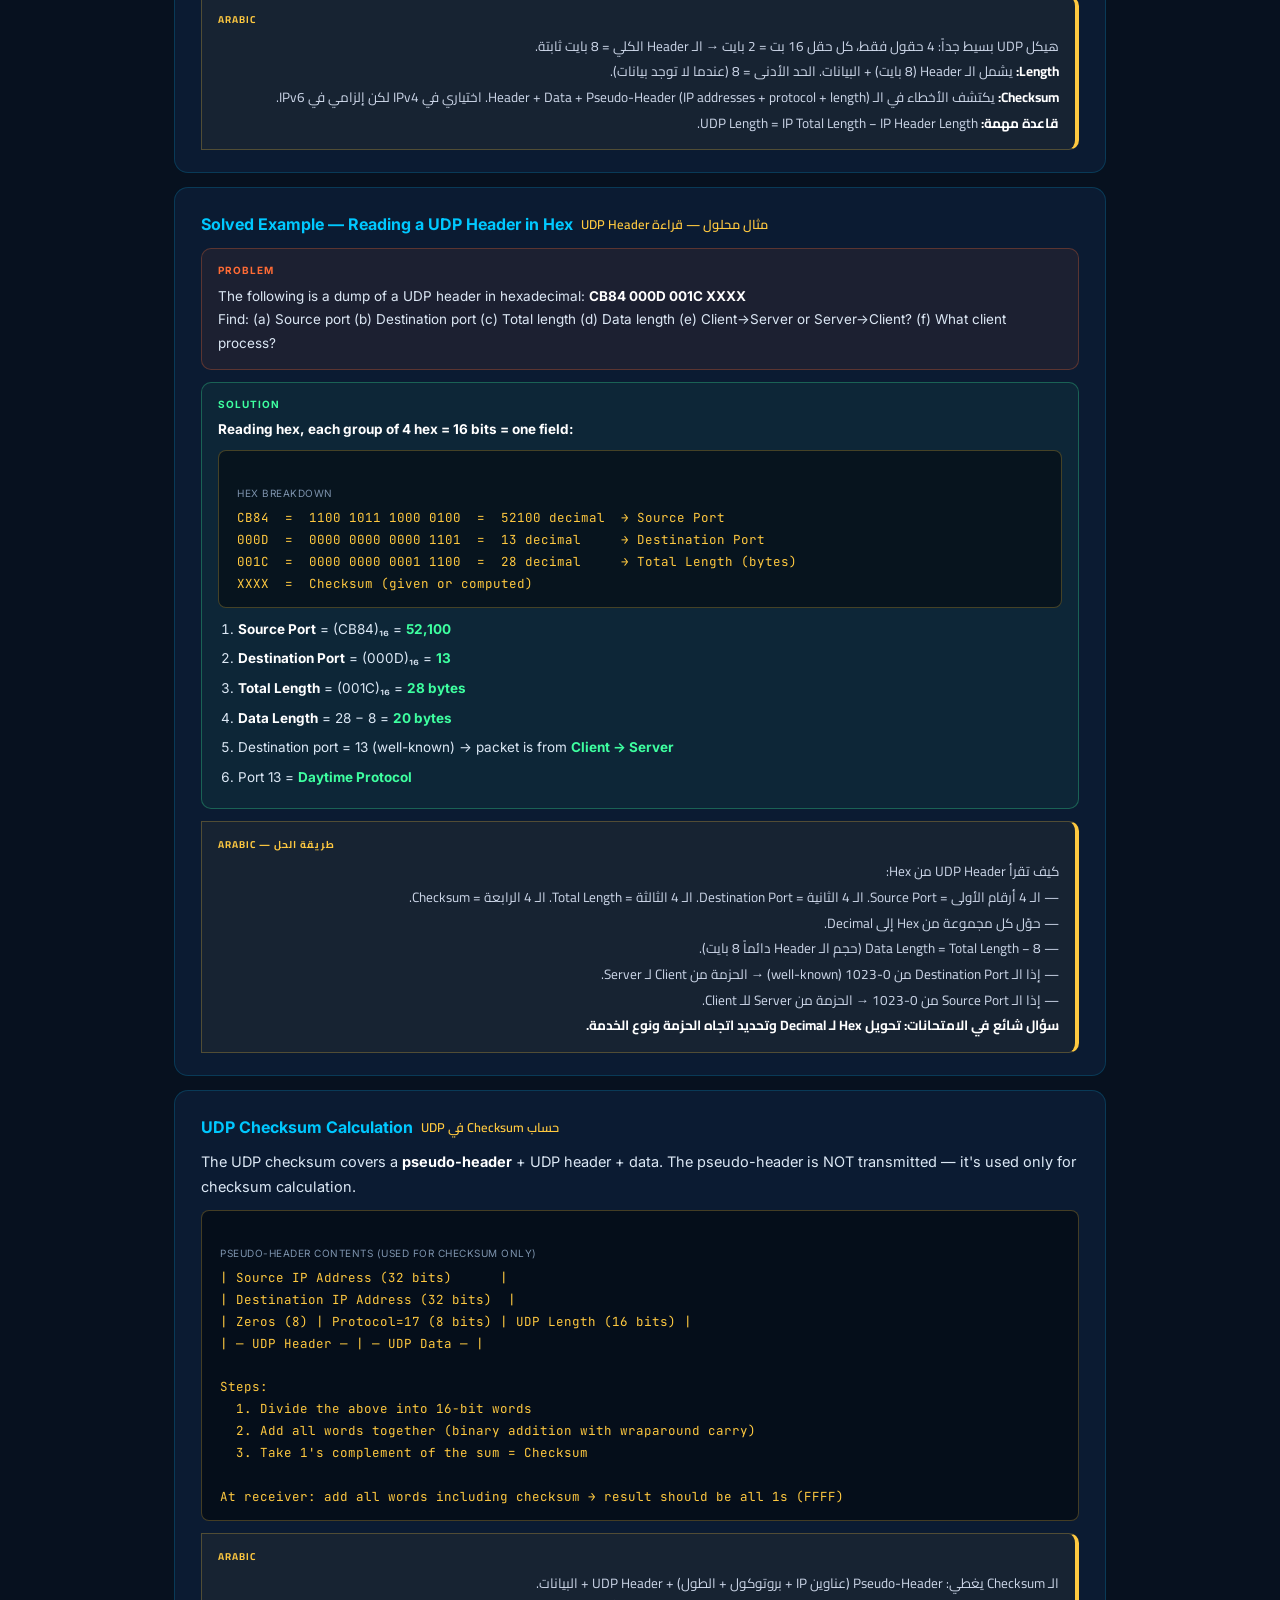
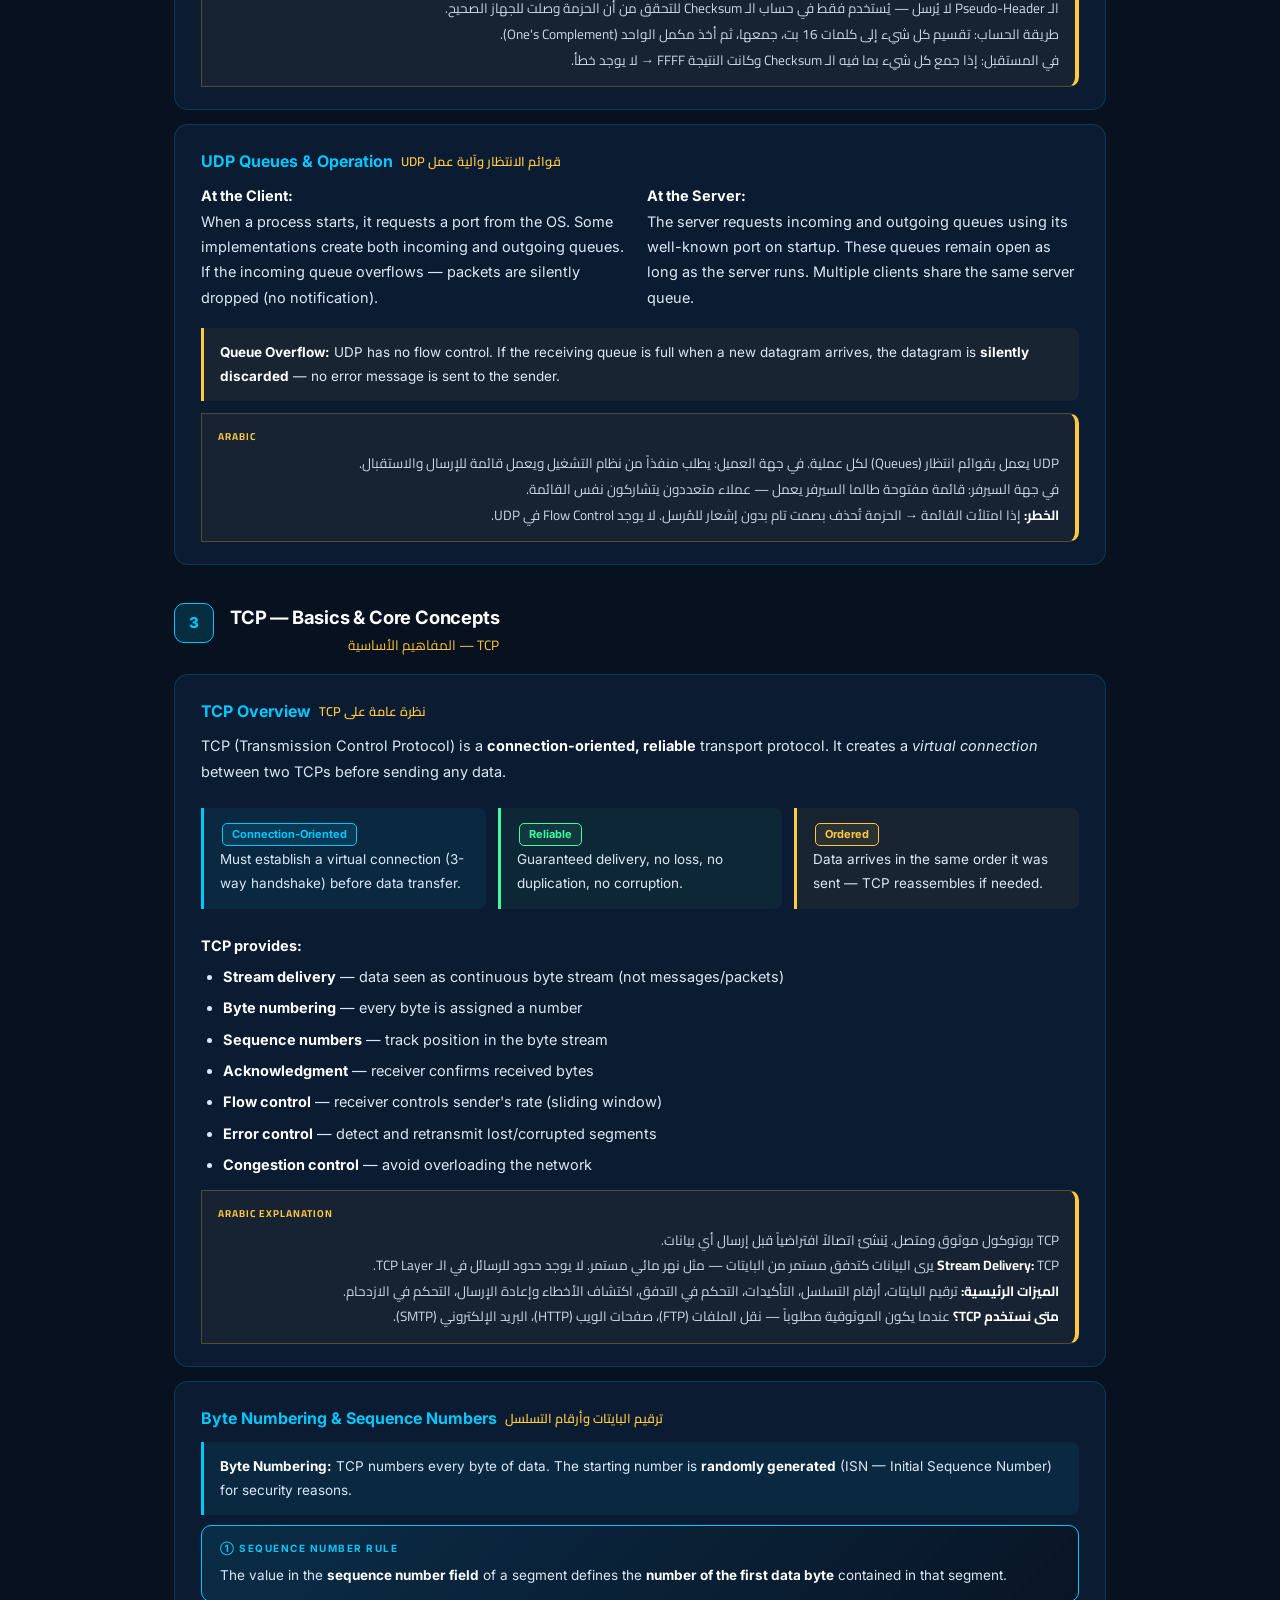
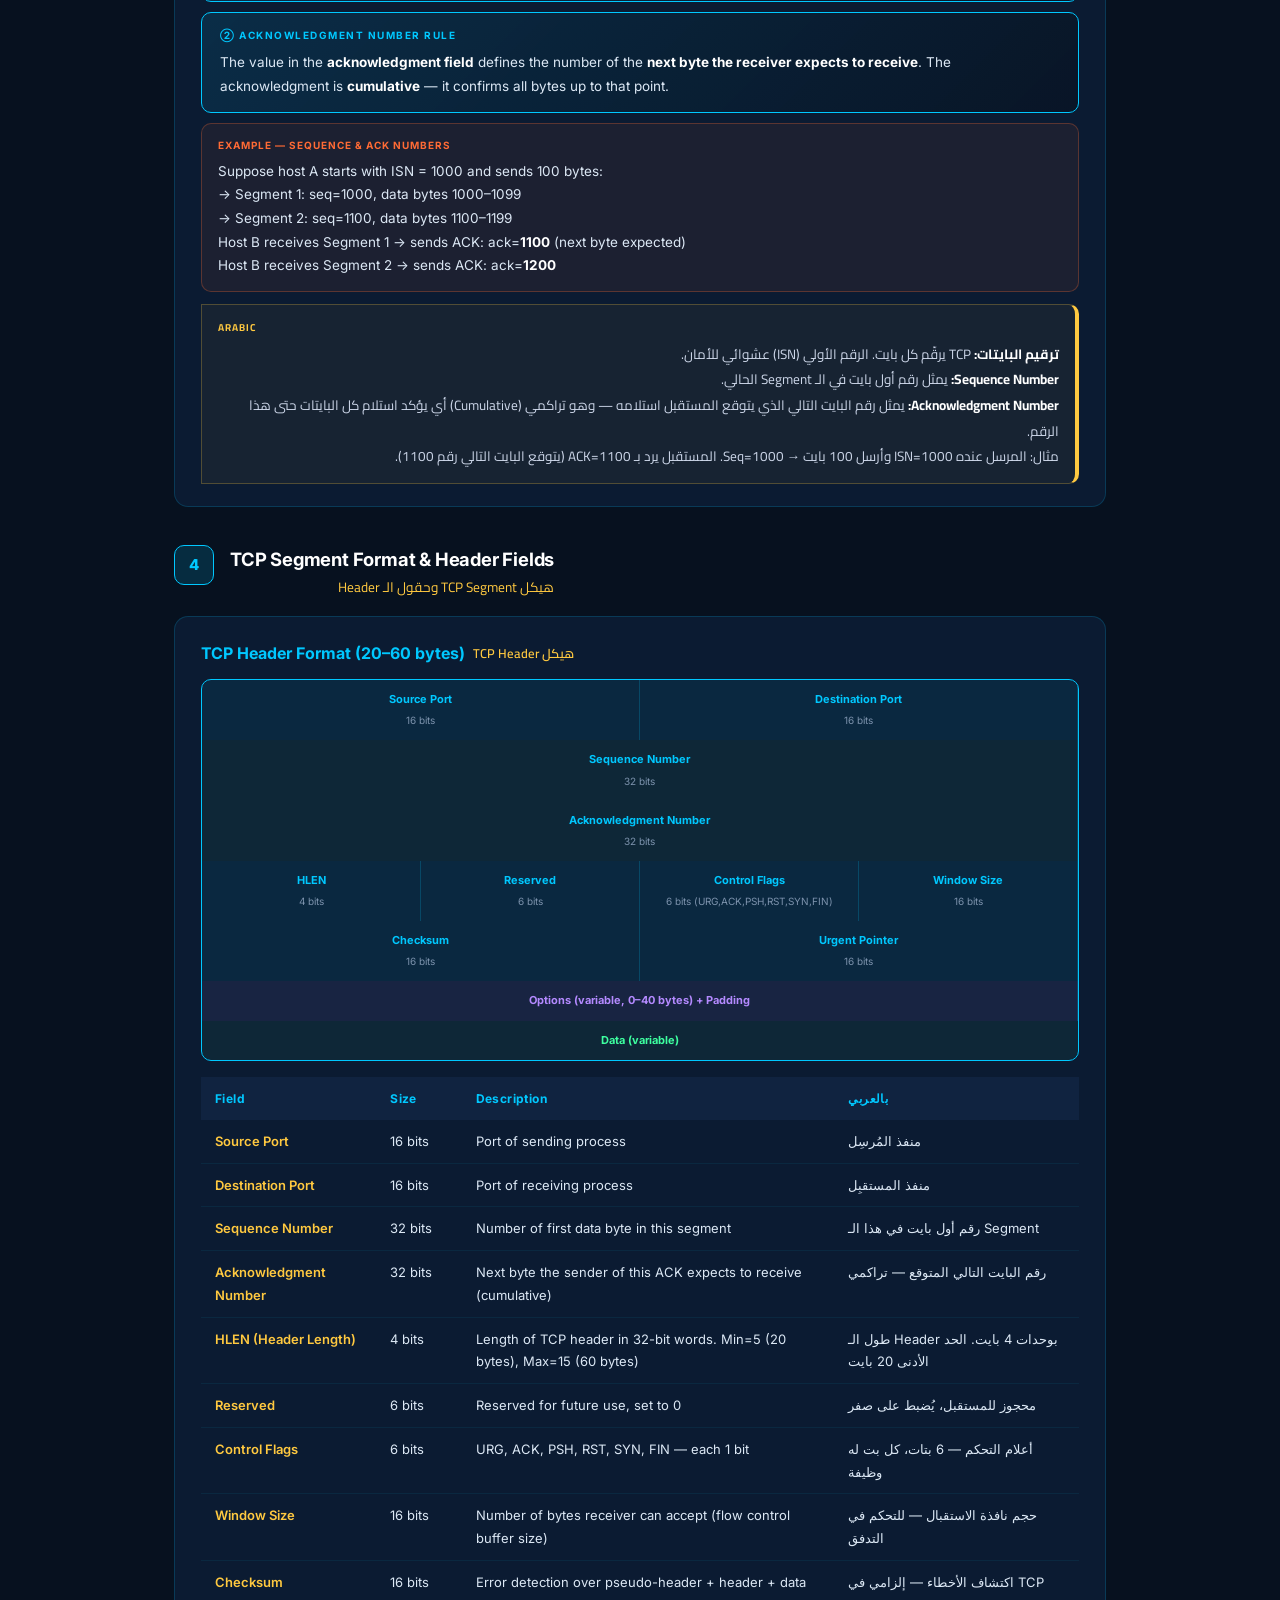
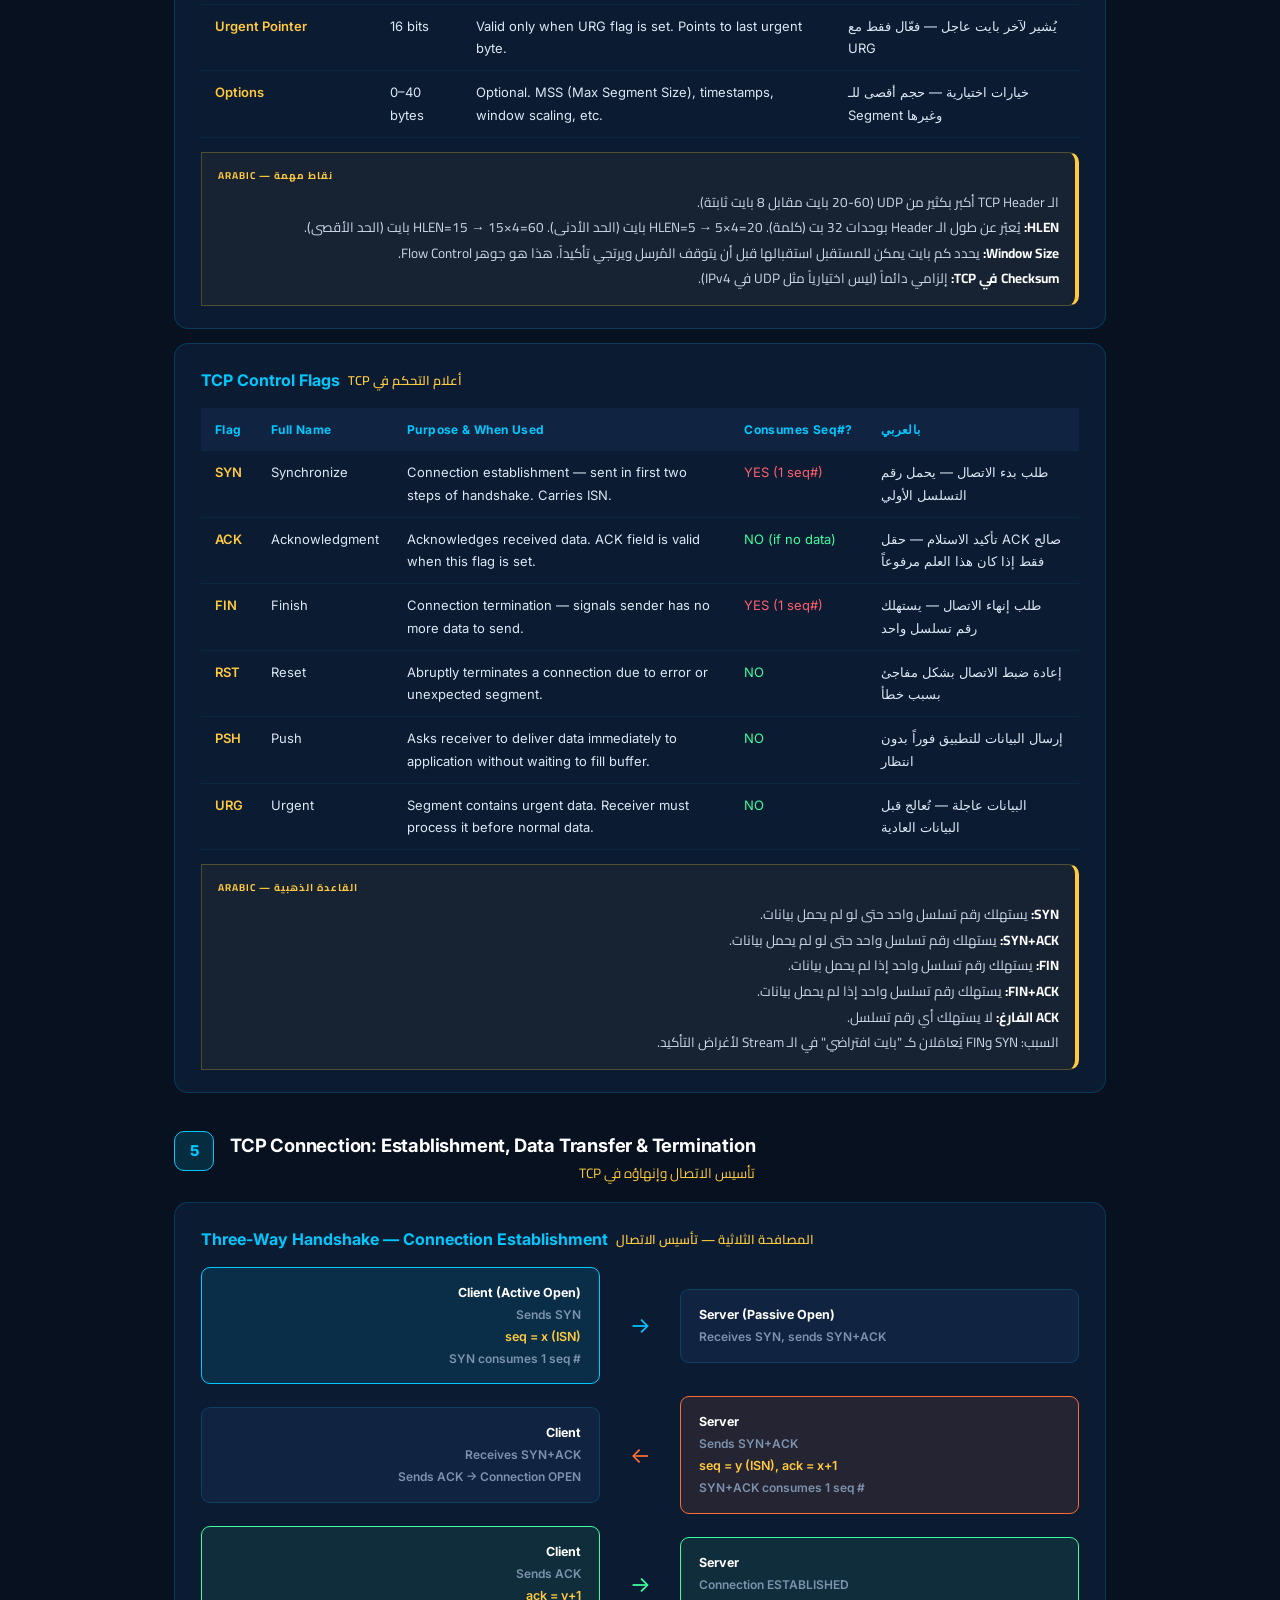
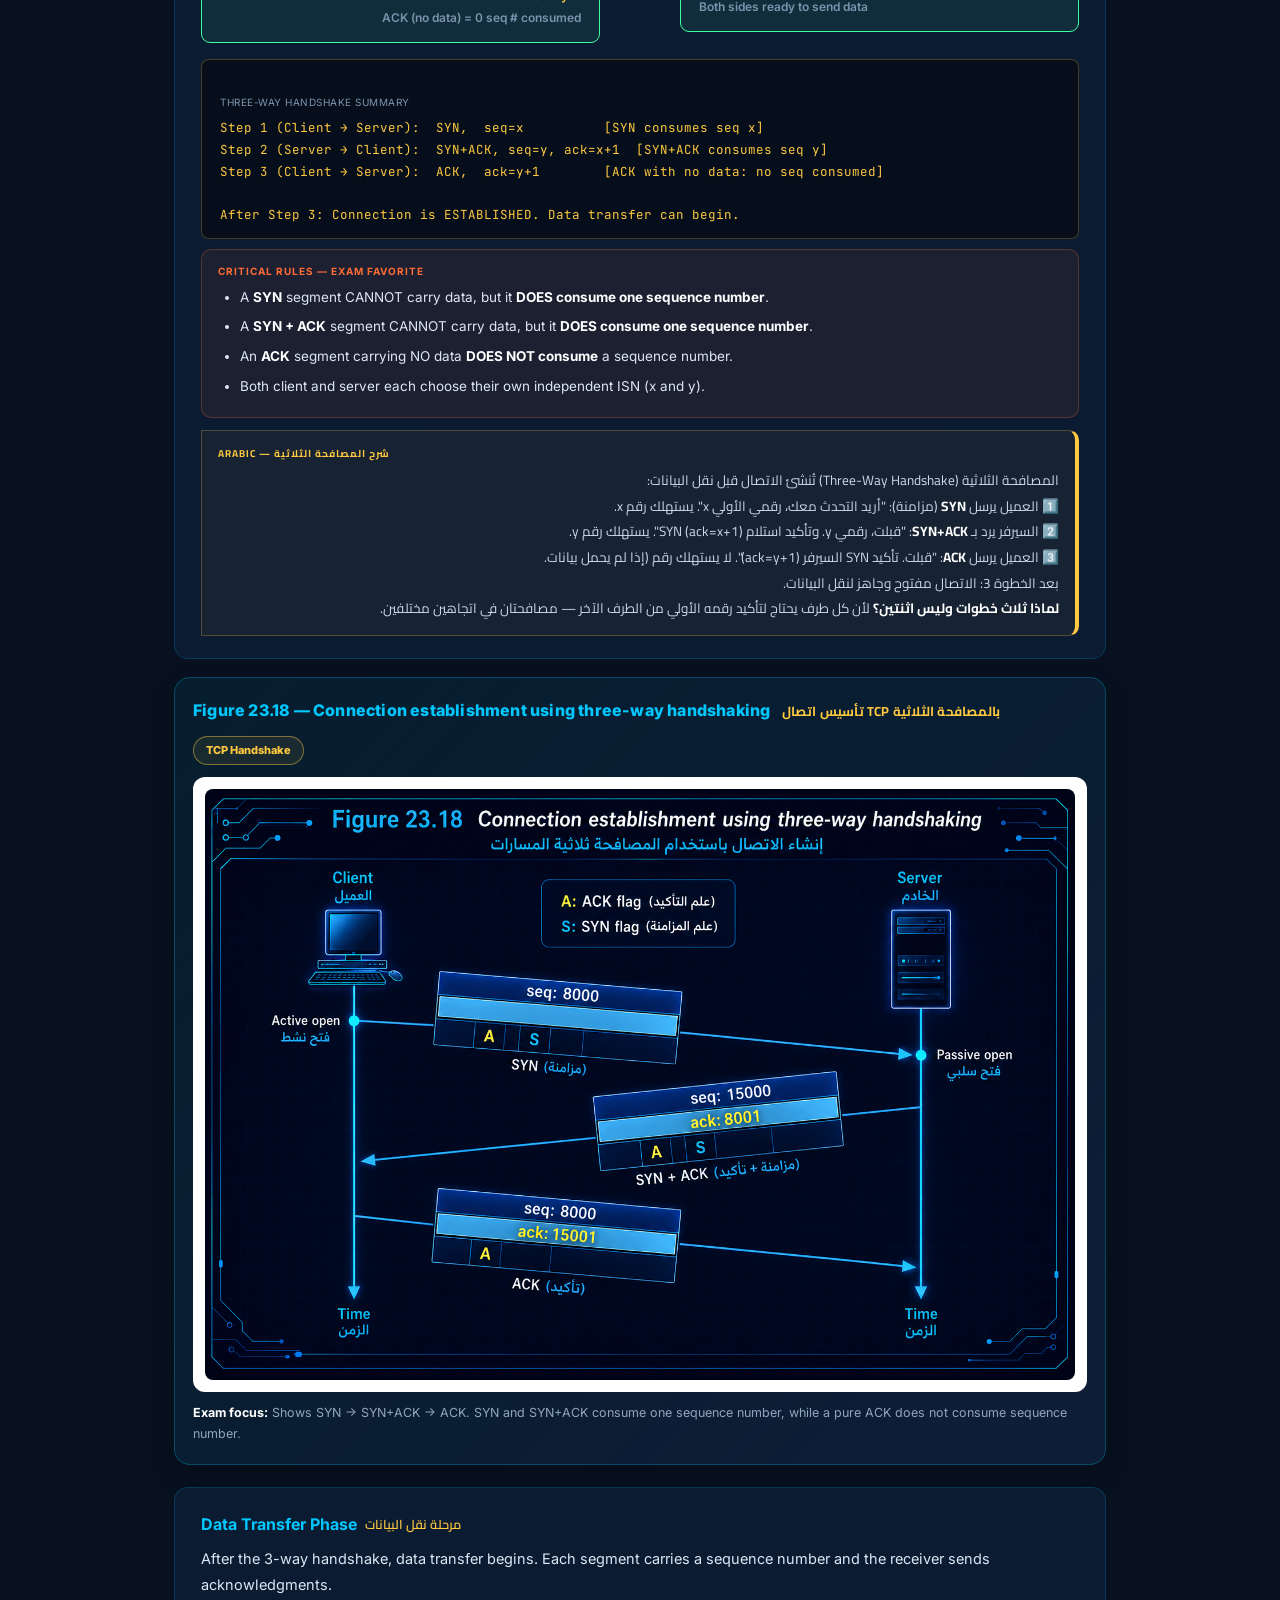
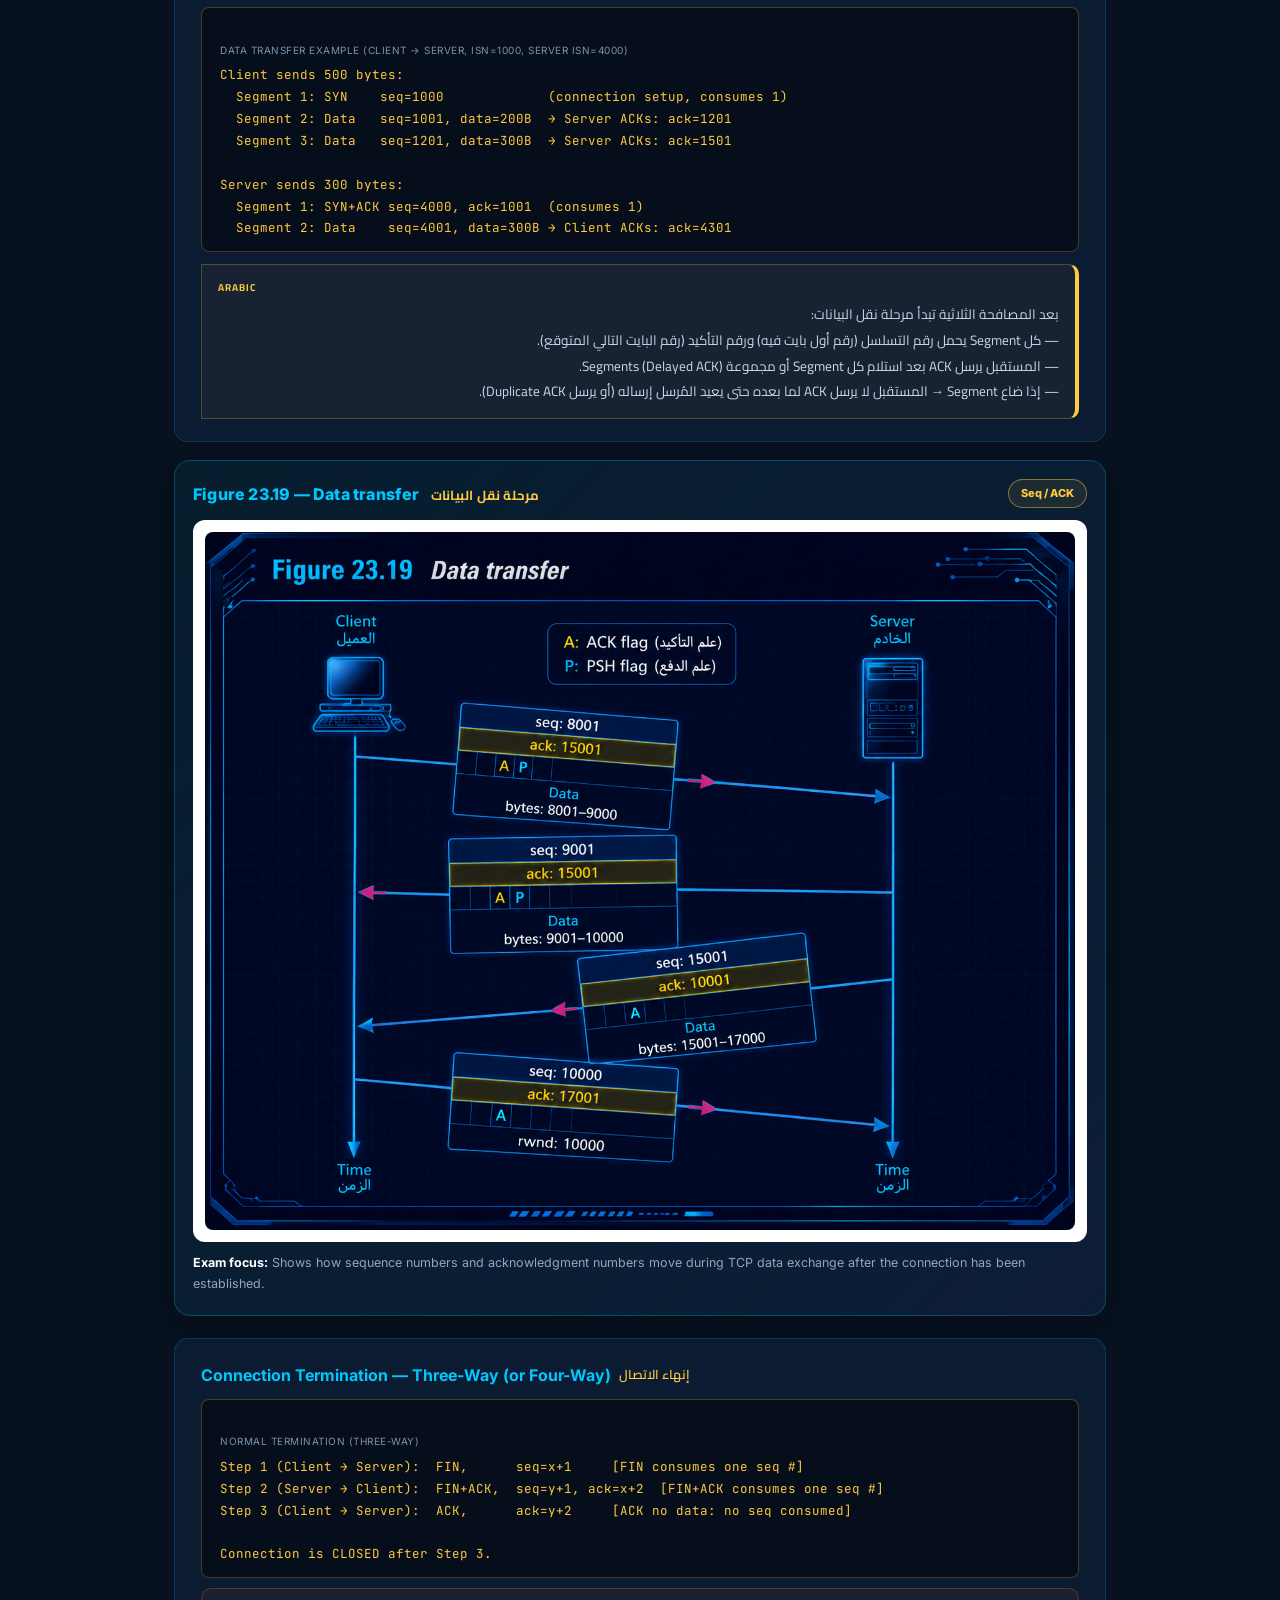
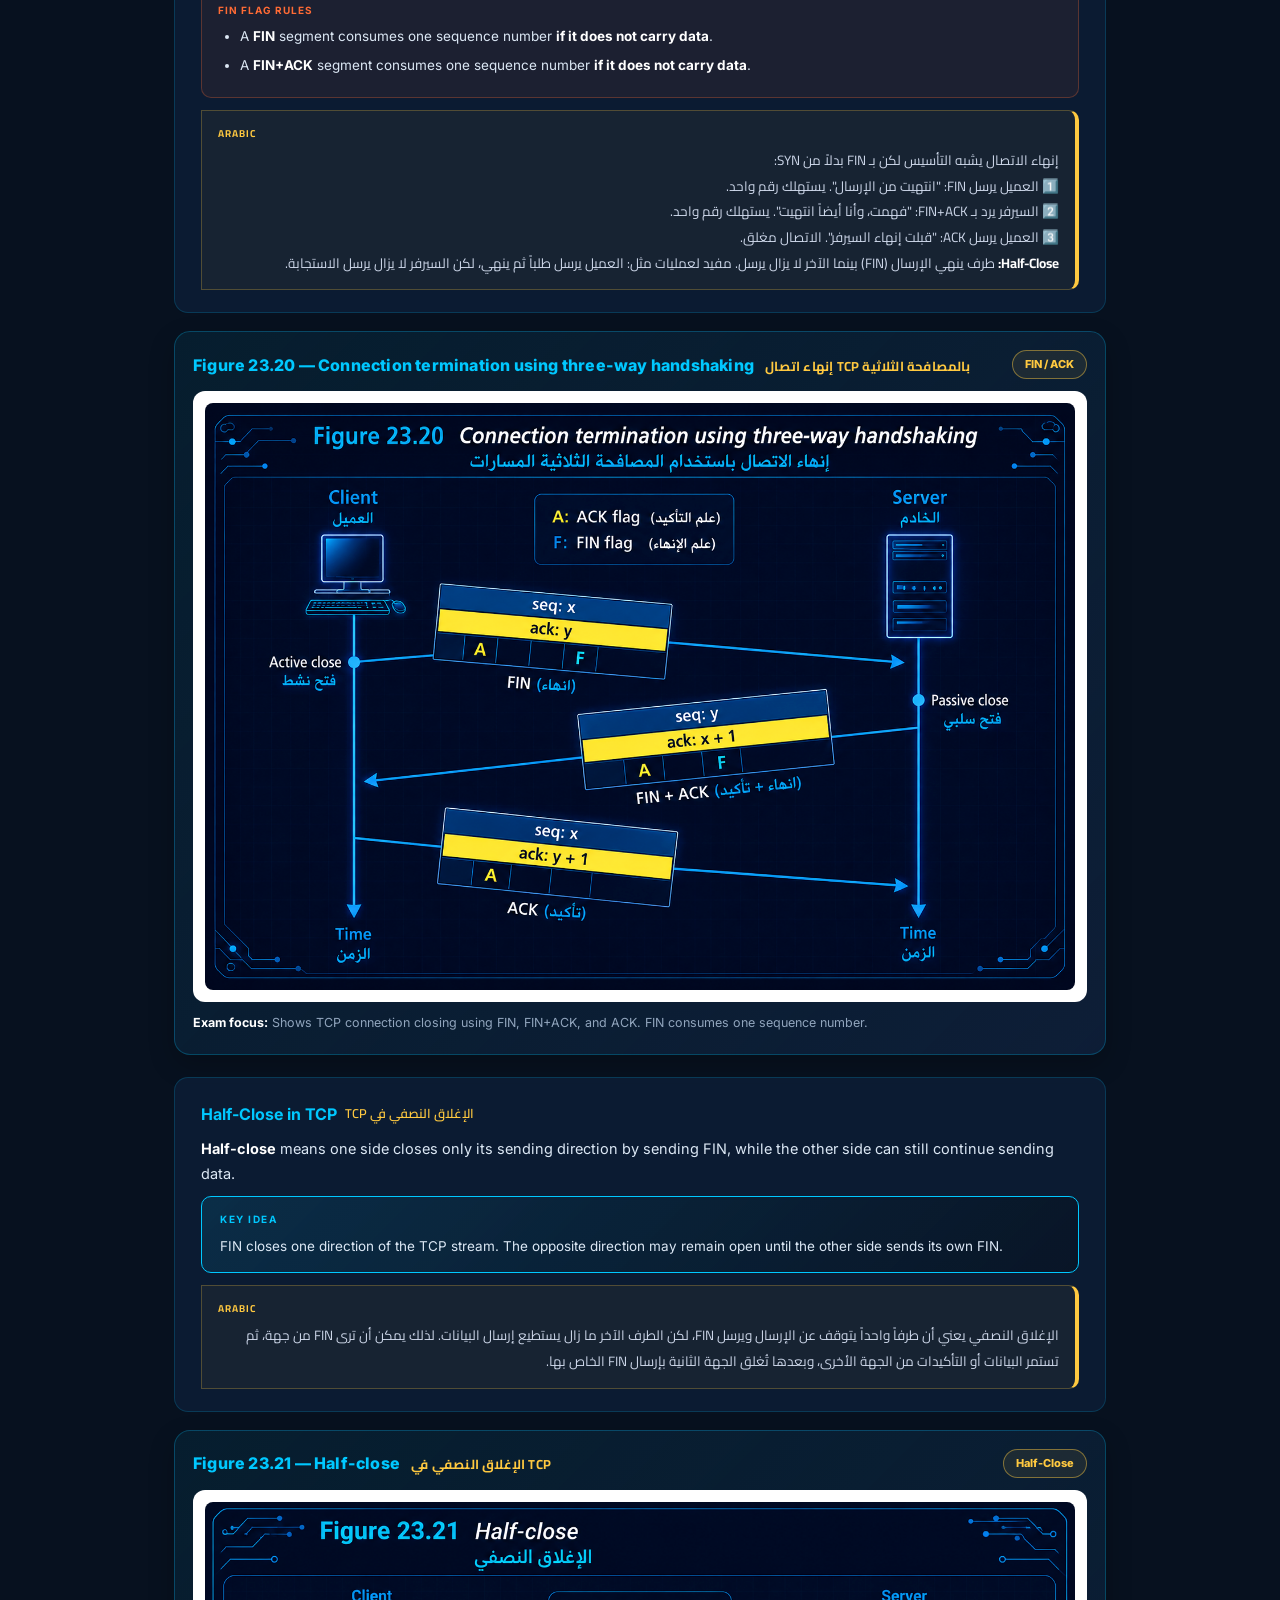
<file: ch4.html>
<!DOCTYPE html>

<html lang="en" dir="ltr">
<head>
<meta charset="utf-8"/>
<meta content="width=device-width, initial-scale=1.0" name="viewport"/>
<title>Chapter 4 — Transport Layer: UDP &amp; TCP</title>
<link rel="stylesheet" href="responsive.css">
<link href="https://fonts.googleapis.com/css2?family=Cairo:wght@300;400;600;700;900&amp;family=Inter:wght@300;400;500;600;700;900&amp;family=JetBrains+Mono:wght@400;600&amp;display=swap" rel="stylesheet"/>
<style>
    :root {
      --navy: #07111f;
      --deep: #0b1a2e;
      --mid-blue: #102340;
      --card-bg: rgba(16,35,64,.6);
      --border: rgba(0,200,255,.18);
      --accent: #00c8ff;
      --accent2: #ff6b35;
      --gold: #ffc940;
      --green: #3effa0;
      --red: #ff5f6d;
      --purple: #b48aff;
      --text: #dce8f5;
      --muted: #7d93ad;
      --highlight: rgba(0,200,255,.07);
      --ar-bg: rgba(255,201,64,.05);
      --ar-border: rgba(255,201,64,.25)
    }
    * { margin:0; padding:0; box-sizing:border-box }
    body { font-family:Inter,sans-serif; background:var(--navy); color:var(--text); line-height:1.75; font-size:14.5px }
    b, strong { color:#fff }
    .hero {
      background:linear-gradient(160deg,#07111f 0%,#0b1a2e 45%,#130c30 100%);
      padding:64px 40px 52px; text-align:center; position:relative; overflow:hidden;
      border-bottom:1px solid var(--accent)
    }
    .hero:before {
      content:''; position:absolute; inset:0;
      background:radial-gradient(ellipse 80% 55% at 50% -5%,rgba(0,200,255,.13),transparent 70%);
      pointer-events:none
    }
    .badge {
      display:inline-block; border:1px solid var(--accent); color:var(--accent);
      font-size:11px; font-weight:700; letter-spacing:3px; padding:5px 20px;
      border-radius:20px; margin-bottom:20px; text-transform:uppercase
    }
    .hero h1 { font-size:3rem; font-weight:900; color:#fff; letter-spacing:-1px; margin-bottom:6px }
    .hero h1 span { color:var(--accent) }
    .hero .ar-title { font-family:Cairo,sans-serif; font-size:1.1rem; color:var(--gold); margin-bottom:18px; direction:rtl }
    .hero p { color:var(--muted); font-size:13px; max-width:620px; margin:0 auto }
    .lang-bar {
      background:var(--deep); border-bottom:1px solid var(--border);
      padding:10px 24px; display:flex; align-items:center; gap:10px; font-size:12px; color:var(--muted)
    }
    .lang-bar strong { color:var(--accent) }
    .toc { background:var(--card-bg); border:1px solid var(--border); border-radius:14px; padding:24px 28px; margin:32px 24px 0 }
    .toc h3 { color:var(--accent); font-size:1rem; font-weight:700; margin-bottom:14px }
    .toc-grid { display:grid; grid-template-columns:repeat(3,1fr); gap:10px }
    .toc-item { background:var(--mid-blue); border:1px solid var(--border); border-radius:8px; padding:10px 14px; font-size:12.5px }
    .toc-item .num { color:var(--accent); font-weight:700; font-size:11px; display:block; margin-bottom:2px }
    .container { max-width:980px; margin:0 auto; padding:36px 24px 90px }
    .chapter-banner {
      background:linear-gradient(135deg,rgba(0,200,255,.08),rgba(7,17,31,.6));
      border:1px solid var(--accent); border-radius:16px; padding:20px 28px;
      margin:52px 0 28px; display:flex; align-items:center; gap:18px
    }
    .ch-num { width:56px; height:56px; background:var(--accent); color:var(--navy); border-radius:14px; display:flex; align-items:center; justify-content:center; font-weight:900; font-size:20px; flex-shrink:0 }
    .ch-titles h2 { font-size:1.45rem; font-weight:800; color:#fff; letter-spacing:-.3px }
    .ch-titles .ar { font-family:Cairo,sans-serif; font-size:.9rem; color:var(--gold); direction:rtl; text-align:right; margin-top:2px }
    .ch-titles .desc { font-size:12.5px; color:var(--muted); margin-top:4px }
    .section-header { display:flex; align-items:flex-start; gap:16px; margin:36px 0 16px }
    .sec-num { width:40px; height:40px; background:rgba(0,200,255,.15); border:1px solid var(--accent); color:var(--accent); border-radius:10px; display:flex; align-items:center; justify-content:center; font-weight:800; font-size:15px; flex-shrink:0; margin-top:2px }
    .sec-titles h3 { font-size:1.15rem; font-weight:700; color:#fff; letter-spacing:-.2px }
    .sec-titles .ar { font-family:Cairo,sans-serif; font-size:.85rem; color:var(--gold); direction:rtl; text-align:right; margin-top:1px }
    .card { background:var(--card-bg); border:1px solid var(--border); border-radius:14px; padding:22px 26px; margin-bottom:14px; backdrop-filter:blur(4px) }
    .card-title { font-size:1rem; font-weight:700; color:var(--accent); margin-bottom:8px; display:flex; align-items:center; gap:8px; flex-wrap:wrap }
    .card-title .ar { font-family:Cairo,sans-serif; font-size:.8rem; color:var(--gold); font-weight:600; direction:rtl }
    .card p, .card li { margin-bottom:6px }
    .card ul, .card ol { padding-left:22px }
    .ar-box {
      background:var(--ar-bg); border:1px solid var(--ar-border); border-right:4px solid var(--gold);
      border-radius:0 10px 10px 0; padding:13px 16px; margin-top:12px;
      direction:rtl; text-align:right; font-family:Cairo,sans-serif; font-size:13.5px; color:#ccd6e8; line-height:1.9
    }
    .ar-label { font-size:10px; font-weight:700; color:var(--gold); letter-spacing:1px; text-transform:uppercase; margin-bottom:5px; direction:ltr; text-align:left }
    .highlight { background:var(--highlight); border-left:3px solid var(--accent); border-radius:0 8px 8px 0; padding:13px 16px; margin:10px 0; font-size:13.5px }
    .highlight.green { border-left-color:var(--green); background:rgba(62,255,160,.05) }
    .highlight.red { border-left-color:var(--red); background:rgba(255,95,109,.05) }
    .highlight.gold { border-left-color:var(--gold); background:rgba(255,201,64,.05) }
    .note { background:rgba(255,107,53,.07); border:1px solid rgba(255,107,53,.28); border-radius:10px; padding:13px 16px; margin:10px 0; font-size:13.5px }
    .note-label { font-size:10px; font-weight:700; color:var(--accent2); letter-spacing:1px; text-transform:uppercase; margin-bottom:5px }
    .note.purple { background:rgba(180,138,255,.07); border-color:rgba(180,138,255,.28) }
    .note.purple .note-label { color:var(--purple) }
    .note.green { background:rgba(62,255,160,.05); border-color:rgba(62,255,160,.28) }
    .note.green .note-label { color:var(--green) }
    .formula { background:rgba(0,0,0,.45); border:1px solid rgba(255,201,64,.25); border-radius:8px; padding:12px 18px; margin:10px 0; font-family:'JetBrains Mono',monospace; font-size:12.5px; color:var(--gold); direction:ltr; overflow-x:auto; white-space:pre }
    .formula .flabel { font-family:Inter,sans-serif; font-size:10px; color:var(--muted); margin-bottom:5px; letter-spacing:.5px; text-transform:uppercase }
    .table-wrap { overflow-x:auto; margin:14px 0 }
    table { width:100%; border-collapse:collapse; font-size:13px }
    thead th { background:var(--mid-blue); color:var(--accent); padding:11px 14px; text-align:left; font-weight:700; font-size:12px; letter-spacing:.4px; white-space:nowrap }
    tbody tr { border-bottom:1px solid rgba(0,200,255,.07) }
    tbody tr:hover { background:var(--highlight) }
    tbody td { padding:10px 14px; vertical-align:top }
    tbody td:first-child { font-weight:600; color:var(--gold) }
    .g { color:var(--green) } .r { color:var(--red) } .y { color:var(--gold) } .p { color:var(--purple) }
    .tag { display:inline-block; border:1px solid var(--accent); color:var(--accent); background:rgba(0,200,255,.1); border-radius:5px; padding:1px 9px; font-size:11px; font-weight:700; margin:2px }
    .tag.red { border-color:var(--red); color:var(--red); background:rgba(255,95,109,.1) }
    .tag.green { border-color:var(--green); color:var(--green); background:rgba(62,255,160,.08) }
    .tag.gold { border-color:var(--gold); color:var(--gold); background:rgba(255,201,64,.08) }
    .tag.purple { border-color:var(--purple); color:var(--purple); background:rgba(180,138,255,.1) }
    .grid2 { display:grid; grid-template-columns:1fr 1fr; gap:14px }
    .grid3 { display:grid; grid-template-columns:1fr 1fr 1fr; gap:12px }
    @media(max-width:640px) {
      .grid2, .grid3, .toc-grid { grid-template-columns:1fr }
      .hero h1 { font-size:2.15rem }
      .container { padding:28px 14px 70px }
      .card { padding:18px 16px }
      .ch-num { width:44px; height:44px; font-size:16px }
    }
    .flow { display:flex; align-items:center; justify-content:center; flex-wrap:wrap; gap:0; margin:14px 0; overflow-x:auto }
    .fbox { background:var(--mid-blue); border:1px solid var(--border); border-radius:9px; padding:9px 14px; font-size:12.5px; font-weight:600; text-align:center }
    .fbox.a { border-color:var(--accent); color:var(--accent); background:rgba(0,200,255,.1) }
    .fbox.o { border-color:var(--accent2); color:var(--accent2); background:rgba(255,107,53,.1) }
    .fbox.p { border-color:var(--purple); color:var(--purple); background:rgba(180,138,255,.1) }
    .fbox.g { border-color:var(--green); color:var(--green); background:rgba(62,255,160,.08) }
    .fbox.r { border-color:var(--red); color:var(--red); background:rgba(255,95,109,.08) }
    .arrow { color:var(--muted); font-size:18px; padding:0 8px }
    hr.div { border:none; height:1px; background:linear-gradient(90deg,transparent,var(--accent),transparent); opacity:.2; margin:44px 0 }
    .final { background:linear-gradient(135deg,rgba(0,200,255,.06),rgba(7,17,31,.8)); border:1px solid var(--accent); border-radius:16px; padding:30px; margin-top:52px }
    .final h2 { font-size:1.2rem; font-weight:800; color:var(--accent); margin-bottom:18px }
    .final h2 .ar { font-family:Cairo,sans-serif; font-size:.85rem; color:var(--gold); font-weight:600; direction:rtl; display:block; margin-top:2px }
    .answer { color:var(--green); font-weight:700 }
    .small { font-size:12px; color:var(--muted) }
    .exam-q { border-left:3px solid var(--purple); background:rgba(180,138,255,.05); border-radius:0 8px 8px 0; padding:13px 16px; margin:10px 0; font-size:13.5px }
    .exam-q .q-label { font-size:10px; font-weight:700; color:var(--purple); letter-spacing:1px; text-transform:uppercase; margin-bottom:5px }
    .top-nav { position:sticky; top:0; z-index:999; background:rgba(7,17,31,.92); backdrop-filter:blur(10px); border-bottom:1px solid var(--border); padding:12px 20px; display:flex; gap:10px; justify-content:center; flex-wrap:wrap }
    .top-nav a { text-decoration:none; color:var(--text); border:1px solid var(--border); background:rgba(16,35,64,.75); padding:8px 12px; border-radius:9px; font-size:12px; font-weight:700; transition:.2s }
    .top-nav a:hover, .top-nav a.active { color:var(--navy); background:var(--accent); border-color:var(--accent) }
    .cmp-table tbody td { font-weight:normal; color:var(--text) }
    .cmp-table tbody td:first-child { color:var(--gold); font-weight:600 }
    .cmp-table .g-cell { color:var(--green) }
    .cmp-table .r-cell { color:var(--red) }
    .step-list { counter-reset:step; list-style:none; padding-left:0 }
    .step-list li { counter-increment:step; display:flex; gap:14px; margin-bottom:14px; align-items:flex-start }
    .step-list li::before { content:counter(step); background:var(--accent); color:var(--navy); width:28px; height:28px; border-radius:50%; display:flex; align-items:center; justify-content:center; font-weight:900; font-size:13px; flex-shrink:0; margin-top:2px }
    .key-rule { background:linear-gradient(135deg,rgba(0,200,255,.1),rgba(7,17,31,.6)); border:1px solid var(--accent); border-radius:10px; padding:14px 18px; margin:10px 0; font-size:13.5px }
    .key-rule .kr-label { font-size:10px; font-weight:700; color:var(--accent); letter-spacing:1.5px; text-transform:uppercase; margin-bottom:6px }
    .seg-box { display:grid; grid-template-columns:repeat(4,1fr); gap:0; border:1px solid var(--accent); border-radius:10px; overflow:hidden; margin:12px 0; font-size:12px }
    .seg-field { background:rgba(0,200,255,.07); border-right:1px solid rgba(0,200,255,.2); padding:10px 8px; text-align:center }
    .seg-field:last-child { border-right:none }
    .seg-field .fname { color:var(--accent); font-weight:700; font-size:11px; display:block }
    .seg-field .fbits { color:var(--muted); font-size:10px }
    .seg-field .fdesc { color:var(--text); font-size:11px; margin-top:3px }
    .seg-wide { grid-column:span 2 }
    .seg-full { grid-column:span 4; background:rgba(62,255,160,.05) }
    .timeline { position:relative; padding-left:28px; margin:14px 0 }
    .timeline::before { content:''; position:absolute; left:10px; top:0; bottom:0; width:2px; background:linear-gradient(to bottom,var(--accent),var(--purple)) }
    .tl-item { position:relative; margin-bottom:16px }
    .tl-item::before { content:''; position:absolute; left:-22px; top:6px; width:10px; height:10px; border-radius:50%; border:2px solid var(--accent); background:var(--navy) }
    .tl-item.purple::before { border-color:var(--purple) }
    .tl-item.green::before { border-color:var(--green) }
  </style>
<style>
/* ===== Themed TCP figures ===== */
.tcp-figure-card{
  background:linear-gradient(135deg,rgba(0,200,255,.07),rgba(16,35,64,.72));
  border:1px solid rgba(0,200,255,.25);
  border-radius:16px;
  padding:18px 18px 20px;
  margin:18px 0 22px;
  box-shadow:0 10px 26px rgba(0,0,0,.22);
}
.tcp-figure-head{
  display:flex;
  align-items:center;
  justify-content:space-between;
  gap:12px;
  margin-bottom:12px;
  flex-wrap:wrap;
}
.tcp-figure-title{
  color:#00c8ff;
  font-weight:800;
  font-size:1rem;
  letter-spacing:.2px;
}
.tcp-figure-title .ar{
  font-family:Cairo,sans-serif;
  color:#ffc940;
  font-size:.82rem;
  font-weight:700;
  margin-left:8px;
  direction:rtl;
}
.tcp-figure-badge{
  border:1px solid rgba(255,201,64,.45);
  color:#ffc940;
  background:rgba(255,201,64,.08);
  border-radius:999px;
  padding:4px 12px;
  font-size:11px;
  font-weight:800;
  white-space:nowrap;
}
.tcp-figure-img-wrap{
  background:#ffffff;
  border:2px solid rgba(255,255,255,.16);
  border-radius:12px;
  padding:10px;
  overflow:auto;
}
.tcp-figure-img{
  display:block;
  width:100%;
  max-width:920px;
  margin:0 auto;
  border-radius:8px;
  filter:contrast(1.05) saturate(.98);
}
.tcp-figure-caption{
  margin-top:10px;
  color:#91a5bd;
  font-size:12.5px;
  line-height:1.7;
}
.tcp-figure-caption strong{
  color:#ffffff;
}
@media(max-width:640px){
  .tcp-figure-card{padding:14px 12px}
  .tcp-figure-title{font-size:.92rem}
}
</style>
</head>
<body>
<!-- ════ HERO ════ -->
<div class="hero">
<div class="badge">Chapter 23 · Networks &amp; Data Transmissions</div>
<h1>Transport Layer: <span>UDP &amp; TCP</span></h1>
<div class="ar-title">طبقة النقل — UDP و TCP — دليل الدراسة الشامل</div>
<p>Complete bilingual study guide · All concepts, formats, handshakes, flow control, examples &amp; exam questions</p>
</div>
<div class="lang-bar">📚 <strong>English</strong> — Main content  |  🌙 <strong style="color:var(--gold)">العربي</strong> — Translation &amp; explanation boxes</div>
<!-- STICKY NAV -->
<nav class="top-nav">
  <a href="index.html" class="active">🏠 Home</a>
<a href="#s0">Overview</a>
<a href="#s1">Port Numbers</a>
<a href="#s2">UDP</a>
<a href="#s3">TCP Basics</a>
<a href="#s4">TCP Header</a>
<a href="#s5">Handshake</a>
<a href="#s6">Flow Control</a>
<a href="#s7">Error Control</a>
<a href="#s8">Comparison</a>
<a href="#s9">Exam Q&amp;A</a>
</nav>
<div class="container">
<!-- ════════════════════════════════════════════
     SECTION 0 — OVERVIEW
════════════════════════════════════════════ -->
<div class="chapter-banner" id="s0">
<div class="ch-num">0</div>
<div class="ch-titles">
<h2>Process-to-Process Delivery — Overview</h2>
<div class="ar">التوصيل من عملية إلى عملية — نظرة عامة</div>
<div class="desc">Transport Layer responsibilities · Multiplexing · Service types</div>
</div>
</div>
<div class="card">
<div class="card-title">What is the Transport Layer? <span class="ar">ما هي طبقة النقل؟</span></div>
<p>The transport layer is responsible for <strong>process-to-process delivery</strong> — delivering a packet (or part of a message) from one <em>process</em> on one host to another <em>process</em> on another host. This is different from network-layer (host-to-host) delivery.</p>
<div class="flow" style="margin:16px 0">
<div class="fbox o" style="min-width:130px">Application A<br/><span class="small">Process on Host 1</span></div>
<div class="arrow">→</div>
<div class="fbox a" style="min-width:130px">Transport Layer<br/><span class="small">Process-to-Process</span></div>
<div class="arrow">→</div>
<div class="fbox g" style="min-width:130px">Application B<br/><span class="small">Process on Host 2</span></div>
</div>
<div class="grid2" style="margin-top:14px">
<div class="highlight green"><strong>Connectionless (UDP)</strong><br/>Each packet treated independently. No setup. Fast but unreliable.</div>
<div class="highlight"><strong>Connection-Oriented (TCP)</strong><br/>Virtual connection established first. Reliable, ordered, error-controlled.</div>
</div>
<div class="ar-box">
<div class="ar-label">Arabic Explanation</div>
    طبقة النقل مسؤولة عن التوصيل من عملية إلى عملية (Process-to-Process) — وليس فقط من جهاز لجهاز.<br/>
    الفرق الجوهري: طبقة الشبكة (Network Layer) توصل بين الأجهزة (Host-to-Host). طبقة النقل توصل بين البرامج/العمليات داخل تلك الأجهزة.<br/>
    مثال: جهازك يعمل Chrome (منفذ 80) وZoom (منفذ 3478) في نفس الوقت — طبقة النقل تُميّز بين البيانات الخاصة بكل برنامج.
  </div>
</div>
<div class="card">
<div class="card-title">Multiplexing &amp; Demultiplexing <span class="ar">الإرسال والاستقبال المتعدد</span></div>
<div class="grid2">
<div>
<strong>Multiplexing (at sender):</strong>
<p>Multiple processes send data through one transport layer. The transport layer combines them and sends over the network.</p>
</div>
<div>
<strong>Demultiplexing (at receiver):</strong>
<p>The transport layer receives data from the network and directs each packet to the correct process based on the port number.</p>
</div>
</div>
<div class="ar-box">
<div class="ar-label">Arabic</div>
<strong>Multiplexing (جمع/دمج):</strong> في جهاز المرسل، عمليات متعددة ترسل بياناتها عبر طبقة نقل واحدة — يتم دمجها معاً للإرسال عبر الشبكة.<br/>
<strong>Demultiplexing (توزيع):</strong> في جهاز المستقبل، طبقة النقل تستقبل الحزم وتوزّعها للعملية الصحيحة بناءً على رقم الـ Port.<br/>
    تخيّلها: Mux = بريد يُجمع من عدة أشخاص. Demux = ساعي البريد يوزّع على الأشخاص الصحيحين.
  </div>
</div>
<div class="card">
<div class="card-title">Client / Server Paradigm <span class="ar">نموذج العميل/الخادم</span></div>
<p>Processes communicate in a <strong>client/server relationship</strong>:</p>
<div class="grid2" style="margin-top:10px">
<div class="highlight red"><strong>Server</strong><br/>Runs continuously. Waits for requests on a <strong>well-known port</strong> (0–1023). Example: Web server on port 80.</div>
<div class="highlight gold"><strong>Client</strong><br/>Initiates request. Assigned a <strong>temporary (ephemeral) port</strong> by the OS (49152–65535). Example: Your browser.</div>
</div>
<div class="ar-box">
<div class="ar-label">Arabic</div>
    السيرفر يعمل باستمرار وينتظر على منفذ معروف (well-known port). العميل يبدأ الاتصال ويستخدم منفذاً مؤقتاً تُعطيه إياه نظام التشغيل.<br/>
    مثال: سيرفر HTTP يعمل على المنفذ 80 دائماً. متصفحك يختار منفذاً عشوائياً (مثلاً 51234) لكل اتصال.
  </div>
</div>
<!-- ════════════════════════════════════════════
     SECTION 1 — PORT NUMBERS
════════════════════════════════════════════ -->
<div class="section-header" id="s1">
<div class="sec-num">1</div>
<div class="sec-titles">
<h3>Port Numbers &amp; Socket Addresses</h3>
<div class="ar">أرقام المنافذ وعناوين Socket</div>
</div>
</div>
<div class="card">
<div class="card-title">Port Numbers <span class="ar">أرقام المنافذ</span></div>
<p>Port numbers are <strong>16-bit unsigned integers</strong> (range: 0 to 65,535) used by the transport layer to identify which process a packet belongs to on a host.</p>
<div class="table-wrap">
<table>
<thead>
<tr><th>Range</th><th>Name</th><th>Description</th><th>بالعربي</th></tr>
</thead>
<tbody>
<tr><td>0 – 1023</td><td>Well-Known Ports</td><td>Assigned to common services by IANA. Cannot be used by regular processes without root access.</td><td>منافذ الخدمات المعروفة — HTTP=80, FTP=21, DNS=53, SMTP=25</td></tr>
<tr><td>1024 – 49151</td><td>Registered Ports</td><td>Assigned by IANA to specific vendor applications. Can be used without special privilege.</td><td>منافذ مسجلة لتطبيقات محددة</td></tr>
<tr><td>49152 – 65535</td><td>Dynamic / Private / Ephemeral</td><td>Used temporarily by clients; assigned by the OS for each connection, freed when done.</td><td>منافذ مؤقتة للعملاء — يعطيها نظام التشغيل تلقائياً</td></tr>
</tbody>
</table>
</div>
<div class="note">
<div class="note-label">Common Well-Known Ports to Memorize</div>
<div class="grid3" style="margin-top:8px">
<div><span class="tag">20/21</span> FTP (data/control)</div>
<div><span class="tag">22</span> SSH</div>
<div><span class="tag">23</span> Telnet</div>
<div><span class="tag">25</span> SMTP (email send)</div>
<div><span class="tag">53</span> DNS</div>
<div><span class="tag">67/68</span> DHCP</div>
<div><span class="tag">80</span> HTTP</div>
<div><span class="tag">110</span> POP3</div>
<div><span class="tag">143</span> IMAP</div>
<div><span class="tag">443</span> HTTPS</div>
<div><span class="tag">13</span> Daytime</div>
<div><span class="tag">7</span> Echo</div>
</div>
</div>
<div class="ar-box">
<div class="ar-label">Arabic Explanation</div>
    رقم المنفذ (Port Number) = 16 بت → المدى: 0 إلى 65535.<br/>
    يُستخدم لتحديد العملية (البرنامج) داخل الجهاز. عنوان IP يحدد الجهاز، ورقم الـ Port يحدد البرنامج داخل ذلك الجهاز.<br/>
<strong>Well-Known (0-1023):</strong> محجوزة للخدمات الشائعة — لا يستطيع المستخدم العادي استخدامها.<br/>
<strong>Ephemeral (49152-65535):</strong> مؤقتة للعملاء — نظام التشغيل يعطيها ويستعيدها تلقائياً.
  </div>
</div>
<div class="card">
<div class="card-title">Socket Address <span class="ar">عنوان الـ Socket</span></div>
<p>A <strong>socket address</strong> uniquely identifies an endpoint of communication by combining the IP address and port number:</p>
<div class="formula">
<div class="flabel">Socket Address Format</div>Socket Address = IP Address  :  Port Number

Examples:
  192.168.1.5 : 80     → HTTP server on this host
  10.0.0.1    : 52100  → Client process (ephemeral port)
  
To uniquely identify a connection (socket pair):
  (Source IP : Source Port)  ↔  (Destination IP : Destination Port)</div>
<div class="key-rule">
<div class="kr-label">① Key Rule</div>
    IP address alone identifies the <strong>host</strong>. Port number alone identifies the <strong>process</strong>. Together (socket address) they uniquely identify a <strong>communication endpoint</strong>.
  </div>
<div class="ar-box">
<div class="ar-label">Arabic</div>
    Socket Address = IP + Port معاً. يُعرّف نقطة اتصال واحدة بشكل فريد.<br/>
    لتعريف اتصال كامل نحتاج: (IP المرسل + Port المرسل) + (IP المستقبل + Port المستقبل) = 4 أرقام.<br/>
    هذا الرباعي يُسمى "Socket Pair" ويُعرّف أي اتصال TCP بشكل فريد تماماً.
  </div>
</div>
<!-- ════════════════════════════════════════════
     SECTION 2 — UDP
════════════════════════════════════════════ -->
<div class="section-header" id="s2">
<div class="sec-num">2</div>
<div class="sec-titles">
<h3>UDP — User Datagram Protocol</h3>
<div class="ar">بروتوكول UDP — بروتوكول مخطط البيانات</div>
</div>
</div>
<div class="card">
<div class="card-title">UDP Overview &amp; Characteristics <span class="ar">نظرة عامة على UDP وخصائصه</span></div>
<p>UDP is a <strong>connectionless, unreliable</strong> transport protocol. It adds <em>process-to-process</em> communication on top of IP, but does not add reliability, flow control, or error correction.</p>
<div class="grid2" style="margin-top:14px">
<div>
<p><span class="tag red">Connectionless</span><br/>No handshaking before sending. Each datagram is independent.</p>
<p style="margin-top:8px"><span class="tag red">Unreliable</span><br/>No delivery guarantee. No order guarantee. No duplicate detection.</p>
<p style="margin-top:8px"><span class="tag green">Fast &amp; Lightweight</span><br/>Small 8-byte fixed header. Minimal overhead. Low latency.</p>
</div>
<div>
<p><strong>Best uses for UDP:</strong></p>
<ul>
<li><strong>DNS</strong> — short queries, speed matters</li>
<li><strong>VoIP / Video calls</strong> — real-time, tolerate loss</li>
<li><strong>Online gaming</strong> — latency critical</li>
<li><strong>Streaming (live)</strong> — old frames useless</li>
<li><strong>DHCP, TFTP, SNMP</strong></li>
<li><strong>Broadcast / Multicast</strong> — TCP can't do these</li>
</ul>
</div>
</div>
<div class="ar-box">
<div class="ar-label">Arabic Explanation</div>
    UDP = بروتوكول بسيط وسريع بدون ضمانات.<br/>
<strong>Connectionless:</strong> لا يوجد تأسيس اتصال مسبق — يرسل مباشرة بدون مصافحة.<br/>
<strong>Unreliable:</strong> لا يضمن الوصول، لا يضمن الترتيب، لا يكشف التكرار.<br/>
<strong>متى نستخدم UDP؟</strong> عندما تكون السرعة أهم من الدقة — الصوت والفيديو المباشر، الألعاب الإلكترونية، DNS. خسارة حزمة واحدة في مكالمة صوتية أفضل من التأخير الذي يسببه TCP.
  </div>
</div>
<div class="card">
<div class="card-title">UDP Header Format <span class="ar">هيكل UDP Header</span></div>
<div class="seg-box" style="grid-template-columns:repeat(4,1fr)">
<div class="seg-field"><span class="fname">Source Port</span><span class="fbits">16 bits</span><span class="fdesc">Sender's port</span></div>
<div class="seg-field"><span class="fname">Destination Port</span><span class="fbits">16 bits</span><span class="fdesc">Receiver's port</span></div>
<div class="seg-field"><span class="fname">Length</span><span class="fbits">16 bits</span><span class="fdesc">Header + Data</span></div>
<div class="seg-field"><span class="fname">Checksum</span><span class="fbits">16 bits</span><span class="fdesc">Error detection</span></div>
<div class="seg-field seg-full" style="background:rgba(62,255,160,.05)"><span class="fname" style="color:var(--green)">Data (Variable length)</span></div>
</div>
<div class="table-wrap">
<table>
<thead>
<tr><th>Field</th><th>Size</th><th>Range</th><th>Description</th><th>بالعربي</th></tr>
</thead>
<tbody>
<tr><td>Source Port</td><td>16 bits</td><td>0–65535</td><td>Port of the sending process. Can be a client (ephemeral) or server (well-known when sending a response)</td><td>منفذ العملية المُرسِلة</td></tr>
<tr><td>Destination Port</td><td>16 bits</td><td>0–65535</td><td>Port of the receiving process</td><td>منفذ العملية المستقبِلة</td></tr>
<tr><td>Length</td><td>16 bits</td><td>8–65535</td><td>Total length of UDP datagram (header + data). Minimum = 8 (header only, no data)</td><td>إجمالي طول الـ datagram بالبايت (header + data)</td></tr>
<tr><td>Checksum</td><td>16 bits</td><td>—</td><td>Error detection over entire datagram (header + data + pseudo-header). Optional in IPv4, mandatory in IPv6.</td><td>اكتشاف الأخطاء — اختياري في IPv4</td></tr>
</tbody>
</table>
</div>
<div class="formula">
<div class="flabel">Key UDP Formulas</div>UDP Header Size         = 8 bytes (fixed, always)
UDP Total Length        = Header (8 bytes) + Data
Data Length             = UDP Total Length − 8
UDP Length (from IP)    = IP Total Length − IP Header Length

Range of Length field: minimum = 8 (header only), maximum = 65535 bytes</div>
<div class="ar-box">
<div class="ar-label">Arabic</div>
    هيكل UDP بسيط جداً: 4 حقول فقط، كل حقل 16 بت = 2 بايت → الـ Header الكلي = 8 بايت ثابتة.<br/>
<strong>Length:</strong> يشمل الـ Header (8 بايت) + البيانات. الحد الأدنى = 8 (عندما لا توجد بيانات).<br/>
<strong>Checksum:</strong> يكتشف الأخطاء في الـ Header + Data + Pseudo-Header (IP addresses + protocol + length). اختياري في IPv4 لكن إلزامي في IPv6.<br/>
<strong>قاعدة مهمة:</strong> UDP Length = IP Total Length − IP Header Length.
  </div>
</div><div class="card">
<div class="card-title">Solved Example — Reading a UDP Header in Hex <span class="ar">مثال محلول — قراءة UDP Header</span></div>
<div class="note">
<div class="note-label">Problem</div>
    The following is a dump of a UDP header in hexadecimal: <strong>CB84 000D 001C XXXX</strong><br/>
    Find: (a) Source port (b) Destination port (c) Total length (d) Data length (e) Client→Server or Server→Client? (f) What client process?
  </div>
<div class="note green" style="margin-top:12px">
<div class="note-label" style="color:var(--green)">Solution</div>
<strong>Reading hex, each group of 4 hex = 16 bits = one field:</strong>
<div class="formula" style="margin-top:8px">
<div class="flabel">Hex Breakdown</div>CB84  =  1100 1011 1000 0100  =  52100 decimal  → Source Port
000D  =  0000 0000 0000 1101  =  13 decimal     → Destination Port  
001C  =  0000 0000 0001 1100  =  28 decimal     → Total Length (bytes)
XXXX  =  Checksum (given or computed)</div>
<ol style="padding-left:20px;margin-top:8px">
<li><strong>Source Port</strong> = (CB84)₁₆ = <span class="answer">52,100</span></li>
<li><strong>Destination Port</strong> = (000D)₁₆ = <span class="answer">13</span></li>
<li><strong>Total Length</strong> = (001C)₁₆ = <span class="answer">28 bytes</span></li>
<li><strong>Data Length</strong> = 28 − 8 = <span class="answer">20 bytes</span></li>
<li>Destination port = 13 (well-known) → packet is from <span class="answer">Client → Server</span></li>
<li>Port 13 = <span class="answer">Daytime Protocol</span></li>
</ol>
</div>
<div class="ar-box">
<div class="ar-label">Arabic — طريقة الحل</div>
    كيف تقرأ UDP Header من Hex:<br/>
    — الـ 4 أرقام الأولى = Source Port. الـ 4 الثانية = Destination Port. الـ 4 الثالثة = Total Length. الـ 4 الرابعة = Checksum.<br/>
    — حوّل كل مجموعة من Hex إلى Decimal.<br/>
    — Data Length = Total Length − 8 (حجم الـ Header دائماً 8 بايت).<br/>
    — إذا الـ Destination Port من 0-1023 (well-known) → الحزمة من Client لـ Server.<br/>
    — إذا الـ Source Port من 0-1023 → الحزمة من Server للـ Client.<br/>
<strong>سؤال شائع في الامتحانات: تحويل Hex لـ Decimal وتحديد اتجاه الحزمة ونوع الخدمة.</strong>
</div>
</div><div class="card">
<div class="card-title">UDP Checksum Calculation <span class="ar">حساب Checksum في UDP</span></div>
<p>The UDP checksum covers a <strong>pseudo-header</strong> + UDP header + data. The pseudo-header is NOT transmitted — it's used only for checksum calculation.</p>
<div class="formula">
<div class="flabel">Pseudo-Header Contents (used for checksum only)</div>| Source IP Address (32 bits)      |
| Destination IP Address (32 bits)  |
| Zeros (8) | Protocol=17 (8 bits) | UDP Length (16 bits) |
| — UDP Header — | — UDP Data — |

Steps:
  1. Divide the above into 16-bit words
  2. Add all words together (binary addition with wraparound carry)
  3. Take 1's complement of the sum = Checksum
  
At receiver: add all words including checksum → result should be all 1s (FFFF)</div>
<div class="ar-box">
<div class="ar-label">Arabic</div>
    الـ Checksum يغطي: Pseudo-Header (عناوين IP + بروتوكول + الطول) + UDP Header + البيانات.<br/>
    الـ Pseudo-Header لا يُرسل — يُستخدم فقط في حساب الـ Checksum للتحقق من أن الحزمة وصلت للجهاز الصحيح.<br/>
    طريقة الحساب: تقسيم كل شيء إلى كلمات 16 بت، جمعها، ثم أخذ مكمل الواحد (One's Complement).<br/>
    في المستقبل: إذا جمع كل شيء بما فيه الـ Checksum وكانت النتيجة FFFF → لا يوجد خطأ.
  </div>
</div><div class="card">
<div class="card-title">UDP Queues &amp; Operation <span class="ar">قوائم الانتظار وآلية عمل UDP</span></div>
<div class="grid2">
<div>
<strong>At the Client:</strong>
<p>When a process starts, it requests a port from the OS. Some implementations create both incoming and outgoing queues. If the incoming queue overflows — packets are silently dropped (no notification).</p>
</div>
<div>
<strong>At the Server:</strong>
<p>The server requests incoming and outgoing queues using its well-known port on startup. These queues remain open as long as the server runs. Multiple clients share the same server queue.</p>
</div>
</div>
<div class="highlight gold" style="margin-top:12px">
<strong>Queue Overflow:</strong> UDP has no flow control. If the receiving queue is full when a new datagram arrives, the datagram is <strong>silently discarded</strong> — no error message is sent to the sender.
  </div>
<div class="ar-box">
<div class="ar-label">Arabic</div>
    UDP يعمل بقوائم انتظار (Queues) لكل عملية. في جهة العميل: يطلب منفذاً من نظام التشغيل ويعمل قائمة للإرسال والاستقبال.<br/>
    في جهة السيرفر: قائمة مفتوحة طالما السيرفر يعمل — عملاء متعددون يتشاركون نفس القائمة.<br/>
<strong>الخطر:</strong> إذا امتلأت القائمة → الحزمة تُحذف بصمت تام بدون إشعار للمُرسل. لا يوجد Flow Control في UDP.
  </div>
</div>



<!-- ════════════════════════════════════════════
     SECTION 3 — TCP BASICS
════════════════════════════════════════════ -->
<div class="section-header" id="s3">
<div class="sec-num">3</div>
<div class="sec-titles">
<h3>TCP — Basics &amp; Core Concepts</h3>
<div class="ar">TCP — المفاهيم الأساسية</div>
</div>
</div>
<div class="card">
<div class="card-title">TCP Overview <span class="ar">نظرة عامة على TCP</span></div>
<p>TCP (Transmission Control Protocol) is a <strong>connection-oriented, reliable</strong> transport protocol. It creates a <em>virtual connection</em> between two TCPs before sending any data.</p>
<div class="grid3" style="margin-top:14px">
<div class="highlight"><span class="tag">Connection-Oriented</span><br/>Must establish a virtual connection (3-way handshake) before data transfer.</div>
<div class="highlight green"><span class="tag green">Reliable</span><br/>Guaranteed delivery, no loss, no duplication, no corruption.</div>
<div class="highlight gold"><span class="tag gold">Ordered</span><br/>Data arrives in the same order it was sent — TCP reassembles if needed.</div>
</div>
<div style="margin-top:14px">
<p><strong>TCP provides:</strong></p>
<ul>
<li><strong>Stream delivery</strong> — data seen as continuous byte stream (not messages/packets)</li>
<li><strong>Byte numbering</strong> — every byte is assigned a number</li>
<li><strong>Sequence numbers</strong> — track position in the byte stream</li>
<li><strong>Acknowledgment</strong> — receiver confirms received bytes</li>
<li><strong>Flow control</strong> — receiver controls sender's rate (sliding window)</li>
<li><strong>Error control</strong> — detect and retransmit lost/corrupted segments</li>
<li><strong>Congestion control</strong> — avoid overloading the network</li>
</ul>
</div>
<div class="ar-box">
<div class="ar-label">Arabic Explanation</div>
    TCP بروتوكول موثوق ومتصل. يُنشئ اتصالاً افتراضياً قبل إرسال أي بيانات.<br/>
<strong>Stream Delivery:</strong> TCP يرى البيانات كتدفق مستمر من البايتات — مثل نهر مائي مستمر. لا يوجد حدود للرسائل في الـ TCP Layer.<br/>
<strong>الميزات الرئيسية:</strong> ترقيم البايتات، أرقام التسلسل، التأكيدات، التحكم في التدفق، اكتشاف الأخطاء وإعادة الإرسال، التحكم في الازدحام.<br/>
<strong>متى نستخدم TCP؟</strong> عندما يكون الموثوقية مطلوباً — نقل الملفات (FTP)، صفحات الويب (HTTP)، البريد الإلكتروني (SMTP).
  </div>
</div>
<div class="card">
<div class="card-title">Byte Numbering &amp; Sequence Numbers <span class="ar">ترقيم البايتات وأرقام التسلسل</span></div>
<div class="highlight">
<strong>Byte Numbering:</strong> TCP numbers every byte of data. The starting number is <strong>randomly generated</strong> (ISN — Initial Sequence Number) for security reasons.
  </div>
<div class="key-rule" style="margin-top:10px">
<div class="kr-label">① Sequence Number Rule</div>
    The value in the <strong>sequence number field</strong> of a segment defines the <strong>number of the first data byte</strong> contained in that segment.
  </div>
<div class="key-rule" style="margin-top:8px">
<div class="kr-label">② Acknowledgment Number Rule</div>
    The value in the <strong>acknowledgment field</strong> defines the number of the <strong>next byte the receiver expects to receive</strong>. The acknowledgment is <strong>cumulative</strong> — it confirms all bytes up to that point.
  </div>
<div class="note" style="margin-top:10px">
<div class="note-label">Example — Sequence &amp; ACK Numbers</div>
    Suppose host A starts with ISN = 1000 and sends 100 bytes:<br/>
    → Segment 1: seq=1000, data bytes 1000–1099<br/>
    → Segment 2: seq=1100, data bytes 1100–1199<br/>
    Host B receives Segment 1 → sends ACK: ack=<strong>1100</strong> (next byte expected)<br/>
    Host B receives Segment 2 → sends ACK: ack=<strong>1200</strong>
</div>
<div class="ar-box">
<div class="ar-label">Arabic</div>
<strong>ترقيم البايتات:</strong> TCP يرقّم كل بايت. الرقم الأولي (ISN) عشوائي للأمان.<br/>
<strong>Sequence Number:</strong> يمثل رقم أول بايت في الـ Segment الحالي.<br/>
<strong>Acknowledgment Number:</strong> يمثل رقم البايت التالي الذي يتوقع المستقبل استلامه — وهو تراكمي (Cumulative) أي يؤكد استلام كل البايتات حتى هذا الرقم.<br/>
    مثال: المرسل عنده ISN=1000 وأرسل 100 بايت → Seq=1000. المستقبل يرد بـ ACK=1100 (يتوقع البايت التالي رقم 1100).
  </div>
</div>
<!-- ════════════════════════════════════════════
     SECTION 4 — TCP HEADER
════════════════════════════════════════════ -->
<div class="section-header" id="s4">
<div class="sec-num">4</div>
<div class="sec-titles">
<h3>TCP Segment Format &amp; Header Fields</h3>
<div class="ar">هيكل TCP Segment وحقول الـ Header</div>
</div>
</div>
<div class="card">
<div class="card-title">TCP Header Format (20–60 bytes) <span class="ar">هيكل TCP Header</span></div>
<div class="seg-box" style="grid-template-columns:repeat(4,1fr)">
<div class="seg-field seg-wide"><span class="fname">Source Port</span><span class="fbits">16 bits</span></div>
<div class="seg-field seg-wide"><span class="fname">Destination Port</span><span class="fbits">16 bits</span></div>
<div class="seg-field seg-full"><span class="fname">Sequence Number</span><span class="fbits">32 bits</span></div>
<div class="seg-field seg-full"><span class="fname">Acknowledgment Number</span><span class="fbits">32 bits</span></div>
<div class="seg-field"><span class="fname">HLEN</span><span class="fbits">4 bits</span></div>
<div class="seg-field"><span class="fname">Reserved</span><span class="fbits">6 bits</span></div>
<div class="seg-field"><span class="fname">Control Flags</span><span class="fbits">6 bits (URG,ACK,PSH,RST,SYN,FIN)</span></div>
<div class="seg-field"><span class="fname">Window Size</span><span class="fbits">16 bits</span></div>
<div class="seg-field seg-wide"><span class="fname">Checksum</span><span class="fbits">16 bits</span></div>
<div class="seg-field seg-wide"><span class="fname">Urgent Pointer</span><span class="fbits">16 bits</span></div>
<div class="seg-field seg-full" style="background:rgba(180,138,255,.08)"><span class="fname" style="color:var(--purple)">Options (variable, 0–40 bytes) + Padding</span></div>
<div class="seg-field seg-full" style="background:rgba(62,255,160,.05)"><span class="fname" style="color:var(--green)">Data (variable)</span></div>
</div>
<div class="table-wrap" style="margin-top:16px">
<table>
<thead>
<tr><th>Field</th><th>Size</th><th>Description</th><th>بالعربي</th></tr>
</thead>
<tbody>
<tr><td>Source Port</td><td>16 bits</td><td>Port of sending process</td><td>منفذ المُرسِل</td></tr>
<tr><td>Destination Port</td><td>16 bits</td><td>Port of receiving process</td><td>منفذ المستقبِل</td></tr>
<tr><td>Sequence Number</td><td>32 bits</td><td>Number of first data byte in this segment</td><td>رقم أول بايت في هذا الـ Segment</td></tr>
<tr><td>Acknowledgment Number</td><td>32 bits</td><td>Next byte the sender of this ACK expects to receive (cumulative)</td><td>رقم البايت التالي المتوقع — تراكمي</td></tr>
<tr><td>HLEN (Header Length)</td><td>4 bits</td><td>Length of TCP header in 32-bit words. Min=5 (20 bytes), Max=15 (60 bytes)</td><td>طول الـ Header بوحدات 4 بايت. الحد الأدنى 20 بايت</td></tr>
<tr><td>Reserved</td><td>6 bits</td><td>Reserved for future use, set to 0</td><td>محجوز للمستقبل، يُضبط على صفر</td></tr>
<tr><td>Control Flags</td><td>6 bits</td><td>URG, ACK, PSH, RST, SYN, FIN — each 1 bit</td><td>أعلام التحكم — 6 بتات، كل بت له وظيفة</td></tr>
<tr><td>Window Size</td><td>16 bits</td><td>Number of bytes receiver can accept (flow control buffer size)</td><td>حجم نافذة الاستقبال — للتحكم في التدفق</td></tr>
<tr><td>Checksum</td><td>16 bits</td><td>Error detection over pseudo-header + header + data</td><td>اكتشاف الأخطاء — إلزامي في TCP</td></tr>
<tr><td>Urgent Pointer</td><td>16 bits</td><td>Valid only when URG flag is set. Points to last urgent byte.</td><td>يُشير لآخر بايت عاجل — فعّال فقط مع URG</td></tr>
<tr><td>Options</td><td>0–40 bytes</td><td>Optional. MSS (Max Segment Size), timestamps, window scaling, etc.</td><td>خيارات اختيارية — حجم أقصى للـ Segment وغيرها</td></tr>
</tbody>
</table>
</div>
<div class="ar-box">
<div class="ar-label">Arabic — نقاط مهمة</div>
    الـ TCP Header أكبر بكثير من UDP (20-60 بايت مقابل 8 بايت ثابتة).<br/>
<strong>HLEN:</strong> يُعبّر عن طول الـ Header بوحدات 32 بت (كلمة). HLEN=5 → 5×4=20 بايت (الحد الأدنى). HLEN=15 → 15×4=60 بايت (الحد الأقصى).<br/>
<strong>Window Size:</strong> يحدد كم بايت يمكن للمستقبل استقبالها قبل أن يتوقف المُرسل ويرتجي تأكيداً. هذا هو جوهر Flow Control.<br/>
<strong>Checksum في TCP:</strong> إلزامي دائماً (ليس اختيارياً مثل UDP في IPv4).
  </div>
</div>
<div class="card">
<div class="card-title">TCP Control Flags <span class="ar">أعلام التحكم في TCP</span></div>
<div class="table-wrap">
<table>
<thead>
<tr><th>Flag</th><th>Full Name</th><th>Purpose &amp; When Used</th><th>Consumes Seq#?</th><th>بالعربي</th></tr>
</thead>
<tbody>
<tr><td>SYN</td><td>Synchronize</td><td>Connection establishment — sent in first two steps of handshake. Carries ISN.</td><td class="r">YES (1 seq#)</td><td>طلب بدء الاتصال — يحمل رقم التسلسل الأولي</td></tr>
<tr><td>ACK</td><td>Acknowledgment</td><td>Acknowledges received data. ACK field is valid when this flag is set.</td><td class="g">NO (if no data)</td><td>تأكيد الاستلام — حقل ACK صالح فقط إذا كان هذا العلم مرفوعاً</td></tr>
<tr><td>FIN</td><td>Finish</td><td>Connection termination — signals sender has no more data to send.</td><td class="r">YES (1 seq#)</td><td>طلب إنهاء الاتصال — يستهلك رقم تسلسل واحد</td></tr>
<tr><td>RST</td><td>Reset</td><td>Abruptly terminates a connection due to error or unexpected segment.</td><td class="g">NO</td><td>إعادة ضبط الاتصال بشكل مفاجئ بسبب خطأ</td></tr>
<tr><td>PSH</td><td>Push</td><td>Asks receiver to deliver data immediately to application without waiting to fill buffer.</td><td class="g">NO</td><td>إرسال البيانات للتطبيق فوراً بدون انتظار</td></tr>
<tr><td>URG</td><td>Urgent</td><td>Segment contains urgent data. Receiver must process it before normal data.</td><td class="g">NO</td><td>البيانات عاجلة — تُعالج قبل البيانات العادية</td></tr>
</tbody>
</table>
</div>
<div class="ar-box">
<div class="ar-label">Arabic — القاعدة الذهبية</div>
<strong>SYN:</strong> يستهلك رقم تسلسل واحد حتى لو لم يحمل بيانات.<br/>
<strong>SYN+ACK:</strong> يستهلك رقم تسلسل واحد حتى لو لم يحمل بيانات.<br/>
<strong>FIN:</strong> يستهلك رقم تسلسل واحد إذا لم يحمل بيانات.<br/>
<strong>FIN+ACK:</strong> يستهلك رقم تسلسل واحد إذا لم يحمل بيانات.<br/>
<strong>ACK الفارغ:</strong> لا يستهلك أي رقم تسلسل.<br/>
    السبب: SYN وFIN يُعامَلان كـ "بايت افتراضي" في الـ Stream لأغراض التأكيد.
  </div>
</div>
<!-- ════════════════════════════════════════════
     SECTION 5 — THREE-WAY HANDSHAKE
════════════════════════════════════════════ -->
<div class="section-header" id="s5">
<div class="sec-num">5</div>
<div class="sec-titles">
<h3>TCP Connection: Establishment, Data Transfer &amp; Termination</h3>
<div class="ar">تأسيس الاتصال وإنهاؤه في TCP</div>
</div>
</div>
<div class="card">
<div class="card-title">Three-Way Handshake — Connection Establishment <span class="ar">المصافحة الثلاثية — تأسيس الاتصال</span></div>
<div class="flow" style="flex-direction:column; align-items:stretch; gap:0">
<div style="display:grid; grid-template-columns:1fr 60px 1fr; gap:10px; align-items:center; margin-bottom:12px">
<div class="fbox a" style="text-align:right; padding:14px 18px">
<strong>Client (Active Open)</strong><br/>
<span class="small">Sends SYN</span><br/>
<span style="color:var(--gold)">seq = x (ISN)</span><br/>
<span class="small">SYN consumes 1 seq #</span>
</div>
<div style="text-align:center; color:var(--accent); font-size:22px">→</div>
<div class="fbox" style="text-align:left; padding:14px 18px">
<strong>Server (Passive Open)</strong><br/>
<span class="small">Receives SYN, sends SYN+ACK</span>
</div>
</div>
<div style="display:grid; grid-template-columns:1fr 60px 1fr; gap:10px; align-items:center; margin-bottom:12px">
<div class="fbox" style="text-align:right; padding:14px 18px">
<strong>Client</strong><br/>
<span class="small">Receives SYN+ACK</span><br/>
<span class="small">Sends ACK → Connection OPEN</span>
</div>
<div style="text-align:center; color:var(--accent2); font-size:22px">←</div>
<div class="fbox o" style="text-align:left; padding:14px 18px">
<strong>Server</strong><br/>
<span class="small">Sends SYN+ACK</span><br/>
<span style="color:var(--gold)">seq = y (ISN), ack = x+1</span><br/>
<span class="small">SYN+ACK consumes 1 seq #</span>
</div>
</div>
<div style="display:grid; grid-template-columns:1fr 60px 1fr; gap:10px; align-items:center">
<div class="fbox g" style="text-align:right; padding:14px 18px">
<strong>Client</strong><br/>
<span class="small">Sends ACK</span><br/>
<span style="color:var(--gold)">ack = y+1</span><br/>
<span class="small">ACK (no data) = 0 seq # consumed</span>
</div>
<div style="text-align:center; color:var(--green); font-size:22px">→</div>
<div class="fbox g" style="text-align:left; padding:14px 18px">
<strong>Server</strong><br/>
<span class="small">Connection ESTABLISHED</span><br/>
<span class="small">Both sides ready to send data</span>
</div>
</div>
</div>
<div class="formula" style="margin-top:16px">
<div class="flabel">Three-Way Handshake Summary</div>Step 1 (Client → Server):  SYN,  seq=x          [SYN consumes seq x]
Step 2 (Server → Client):  SYN+ACK, seq=y, ack=x+1  [SYN+ACK consumes seq y]
Step 3 (Client → Server):  ACK,  ack=y+1        [ACK with no data: no seq consumed]

After Step 3: Connection is ESTABLISHED. Data transfer can begin.</div>
<div class="note">
<div class="note-label">Critical Rules — Exam Favorite</div>
<ul>
<li>A <strong>SYN</strong> segment CANNOT carry data, but it <strong>DOES consume one sequence number</strong>.</li>
<li>A <strong>SYN + ACK</strong> segment CANNOT carry data, but it <strong>DOES consume one sequence number</strong>.</li>
<li>An <strong>ACK</strong> segment carrying NO data <strong>DOES NOT consume</strong> a sequence number.</li>
<li>Both client and server each choose their own independent ISN (x and y).</li>
</ul>
</div>
<div class="ar-box">
<div class="ar-label">Arabic — شرح المصافحة الثلاثية</div>
    المصافحة الثلاثية (Three-Way Handshake) تُنشئ الاتصال قبل نقل البيانات:<br/>
    1️⃣ العميل يرسل <strong>SYN</strong> (مزامنة): "أريد التحدث معك، رقمي الأولي x". يستهلك رقم x.<br/>
    2️⃣ السيرفر يرد بـ <strong>SYN+ACK</strong>: "قبلت، رقمي y. وتأكيد استلام SYN (ack=x+1)". يستهلك رقم y.<br/>
    3️⃣ العميل يرسل <strong>ACK</strong>: "قبلت. تأكيد SYN السيرفر (ack=y+1)". لا يستهلك رقم (إذا لم يحمل بيانات.<br/>
    بعد الخطوة 3: الاتصال مفتوح وجاهز لنقل البيانات.<br/>
<strong>لماذا ثلاث خطوات وليس اثنتين؟</strong> لأن كل طرف يحتاج لتأكيد رقمه الأولي من الطرف الآخر — مصافحتان في اتجاهين مختلفين.
  </div>
</div><div class="tcp-figure-card">
<div class="tcp-figure-head">
<div class="tcp-figure-title">Figure 23.18 — Connection establishment using three-way handshaking <span class="ar">تأسيس اتصال TCP بالمصافحة الثلاثية</span></div>
<div class="tcp-figure-badge">TCP Handshake</div>
</div>
<div class="tcp-figure-img-wrap">
<img alt="Figure 23.18 — Connection establishment using three-way handshaking" class="tcp-figure-img" src="Figure 23.18.png"/>
</div>
<div class="tcp-figure-caption"><strong>Exam focus:</strong> Shows SYN → SYN+ACK → ACK. SYN and SYN+ACK consume one sequence number, while a pure ACK does not consume sequence number.</div>
</div><div class="card">
<div class="card-title">Data Transfer Phase <span class="ar">مرحلة نقل البيانات</span></div>
<p>After the 3-way handshake, data transfer begins. Each segment carries a sequence number and the receiver sends acknowledgments.</p>
<div class="formula">
<div class="flabel">Data Transfer Example (Client → Server, ISN=1000, Server ISN=4000)</div>Client sends 500 bytes:
  Segment 1: SYN    seq=1000             (connection setup, consumes 1)
  Segment 2: Data   seq=1001, data=200B  → Server ACKs: ack=1201
  Segment 3: Data   seq=1201, data=300B  → Server ACKs: ack=1501

Server sends 300 bytes:
  Segment 1: SYN+ACK seq=4000, ack=1001  (consumes 1)
  Segment 2: Data    seq=4001, data=300B → Client ACKs: ack=4301</div>
<div class="ar-box">
<div class="ar-label">Arabic</div>
    بعد المصافحة الثلاثية تبدأ مرحلة نقل البيانات:<br/>
    — كل Segment يحمل رقم التسلسل (رقم أول بايت فيه) ورقم التأكيد (رقم البايت التالي المتوقع).<br/>
    — المستقبل يرسل ACK بعد استلام كل Segment أو مجموعة Segments (Delayed ACK).<br/>
    — إذا ضاع Segment → المستقبل لا يرسل ACK لما بعده حتى يعيد المُرسل إرساله (أو يرسل Duplicate ACK).
  </div>
</div><div class="tcp-figure-card">
<div class="tcp-figure-head">
<div class="tcp-figure-title">Figure 23.19 — Data transfer <span class="ar">مرحلة نقل البيانات</span></div>
<div class="tcp-figure-badge">Seq / ACK</div>
</div>
<div class="tcp-figure-img-wrap">
<img alt="Figure 23.19 — Data transfer" class="tcp-figure-img" src="Figure 23.19.png"/>
</div>
<div class="tcp-figure-caption"><strong>Exam focus:</strong> Shows how sequence numbers and acknowledgment numbers move during TCP data exchange after the connection has been established.</div>
</div><div class="card">
<div class="card-title">Connection Termination — Three-Way (or Four-Way) <span class="ar">إنهاء الاتصال</span></div>
<div class="formula">
<div class="flabel">Normal Termination (Three-Way)</div>Step 1 (Client → Server):  FIN,      seq=x+1     [FIN consumes one seq #]
Step 2 (Server → Client):  FIN+ACK,  seq=y+1, ack=x+2  [FIN+ACK consumes one seq #]
Step 3 (Client → Server):  ACK,      ack=y+2     [ACK no data: no seq consumed]

Connection is CLOSED after Step 3.</div>
<div class="note" style="margin-top:10px">
<div class="note-label">FIN Flag Rules</div>
<ul>
<li>A <strong>FIN</strong> segment consumes one sequence number <strong>if it does not carry data</strong>.</li>
<li>A <strong>FIN+ACK</strong> segment consumes one sequence number <strong>if it does not carry data</strong>.</li>
</ul>
</div>

<div class="ar-box">
<div class="ar-label">Arabic</div>
    إنهاء الاتصال يشبه التأسيس لكن بـ FIN بدلاً من SYN:<br/>
    1️⃣ العميل يرسل FIN: "انتهيت من الإرسال". يستهلك رقم واحد.<br/>
    2️⃣ السيرفر يرد بـ FIN+ACK: "فهمت، وأنا أيضاً انتهيت". يستهلك رقم واحد.<br/>
    3️⃣ العميل يرسل ACK: "قبلت إنهاء السيرفر". الاتصال مغلق.<br/>
<strong>Half-Close:</strong> طرف ينهي الإرسال (FIN) بينما الآخر لا يزال يرسل. مفيد لعمليات مثل: العميل يرسل طلباً ثم ينهي، لكن السيرفر لا يزال يرسل الاستجابة.
  </div>
</div><div class="tcp-figure-card">
<div class="tcp-figure-head">
<div class="tcp-figure-title">Figure 23.20 — Connection termination using three-way handshaking <span class="ar">إنهاء اتصال TCP بالمصافحة الثلاثية</span></div>
<div class="tcp-figure-badge">FIN / ACK</div>
</div>
<div class="tcp-figure-img-wrap">
<img alt="Figure 23.20 — Connection termination using three-way handshaking" class="tcp-figure-img" src="Figure 23.20.png"/>
</div>
<div class="tcp-figure-caption"><strong>Exam focus:</strong> Shows TCP connection closing using FIN, FIN+ACK, and ACK. FIN consumes one sequence number.</div>
</div><div class="card">
<div class="card-title">Half-Close in TCP <span class="ar">الإغلاق النصفي في TCP</span></div>
<p><strong>Half-close</strong> means one side closes only its sending direction by sending FIN, while the other side can still continue sending data.</p>
<div class="key-rule">
<div class="kr-label">Key Idea</div>
    FIN closes one direction of the TCP stream. The opposite direction may remain open until the other side sends its own FIN.
  </div>
<div class="ar-box">
<div class="ar-label">Arabic</div>
    الإغلاق النصفي يعني أن طرفاً واحداً يتوقف عن الإرسال ويرسل FIN، لكن الطرف الآخر ما زال يستطيع إرسال البيانات.
    لذلك يمكن أن ترى FIN من جهة، ثم تستمر البيانات أو التأكيدات من الجهة الأخرى، وبعدها تُغلق الجهة الثانية بإرسال FIN الخاص بها.
  </div>
</div><div class="tcp-figure-card">
<div class="tcp-figure-head">
<div class="tcp-figure-title">Figure 23.21 — Half-close <span class="ar">الإغلاق النصفي في TCP</span></div>
<div class="tcp-figure-badge">Half-Close</div>
</div>
<div class="tcp-figure-img-wrap">
<img alt="Figure 23.21 — Half-close" class="tcp-figure-img" src="Figure 23.21.png"/>
</div>
<div class="tcp-figure-caption"><strong>Exam focus:</strong> Shows one side stopping its sending direction while the other side can continue sending data before closing.</div>
</div>


<!-- ════════════════════════════════════════════
     SECTION 6 — FLOW CONTROL
════════════════════════════════════════════ -->
<div class="section-header" id="s6">
<div class="sec-num">6</div>
<div class="sec-titles">
<h3>Flow Control — Sliding Window</h3>
<div class="ar">التحكم في التدفق — النافذة المنزلقة</div>
</div>
</div>
<div class="card">
<div class="card-title">Flow Control Concept <span class="ar">مفهوم التحكم في التدفق</span></div>
<p>Flow control prevents the sender from overwhelming the receiver's buffer. The receiver advertises a <strong>window size</strong> — how many bytes it can accept before needing an ACK.</p>
<div class="key-rule">
<div class="kr-label">How Sliding Window Works</div>
<ol class="step-list" style="margin-top:10px">
<li>Receiver tells sender its buffer size (<strong>rwnd = Receive Window</strong>) in every ACK segment.</li>
<li>Sender can send up to <strong>rwnd bytes</strong> without waiting for an ACK.</li>
<li>As receiver consumes data (delivers to application), it increases rwnd in subsequent ACKs.</li>
<li>If rwnd = 0: sender STOPS sending and waits for window to open.</li>
</ol>
</div>
<div class="formula">
<div class="flabel">Sliding Window Example</div>Receiver buffer = 1000 bytes. Application reads slowly.

ACK 1 from receiver: ack=101, rwnd=1000  → Sender can send bytes 101–1100
ACK 2 from receiver: ack=201, rwnd=800   → Buffer filling up — app not reading fast enough
ACK 3 from receiver: ack=201, rwnd=0     → STOP! Buffer full. Sender pauses.
ACK 4 from receiver: ack=201, rwnd=500   → Window opens again. Sender resumes.

At any time: bytes in flight ≤ rwnd</div>
<div class="ar-box">
<div class="ar-label">Arabic — التحكم في التدفق</div>
    التحكم في التدفق (Flow Control) يمنع المُرسل من إغراق مخزن المستقبل.<br/>
<strong>كيف يعمل؟</strong> المستقبل في كل ACK يُخبر المُرسل بحجم المخزن المتاح (rwnd). المُرسل لا يرسل أكثر من rwnd بايت دون انتظار تأكيد.<br/>
<strong>rwnd = 0:</strong> المُرسل يتوقف تماماً ويبدأ بإرسال "Probe Segments" صغيرة بشكل دوري حتى يفتح المستقبل نافذته.<br/>
    تخيّلها: خرطوم ماء (المُرسل) وسطل (المستقبل). إذا امتلأ السطل → أوقف الماء حتى يُفرّغ السطل.
  </div>
</div><div class="tcp-figure-card">
<div class="tcp-figure-head">
<div class="tcp-figure-title">Figure 23.24 — Normal operation <span class="ar">العمل الطبيعي مع التأكيدات</span></div>
<div class="tcp-figure-badge">Flow Control</div>
</div>
<div class="tcp-figure-img-wrap">
<img alt="Figure 23.24 — Normal operation" class="tcp-figure-img" src="Figure 23.24.png"/>
</div>
<div class="tcp-figure-caption"><strong>Exam focus:</strong> Shows normal TCP data flow with sequence and acknowledgment numbers, including delayed acknowledgments.</div>
</div>
<!-- ════════════════════════════════════════════
     SECTION 7 — ERROR CONTROL
════════════════════════════════════════════ -->
<div class="section-header" id="s7">
<div class="sec-num">7</div>
<div class="sec-titles">
<h3>Error Control &amp; Retransmission</h3>
<div class="ar">التحكم في الأخطاء وإعادة الإرسال</div>
</div>
</div>
<div class="card">
<div class="card-title">Error Control Mechanisms <span class="ar">آليات التحكم في الأخطاء</span></div>
<p>TCP ensures reliable delivery through several error control mechanisms:</p>
<div class="grid2" style="margin-top:12px">
<div class="highlight">
<strong>1. Checksum</strong><br/>
      Every TCP segment includes a checksum. If the receiver detects a corrupted segment, it <strong>silently discards</strong> it (no NACK). The sender will retransmit after timeout.
    </div>
<div class="highlight green">
<strong>2. Acknowledgment (ACK)</strong><br/>
      Positive acknowledgment confirms receipt. TCP is <strong>cumulative</strong> — ACK=N means all bytes up to N-1 have been received correctly.
    </div>
<div class="highlight gold">
<strong>3. Retransmission Timer (RTO)</strong><br/>
      After sending a segment, sender starts a timer. If ACK not received before timer expires → retransmit the segment.
    </div>
<div class="highlight red">
<strong>4. Out-of-Order Segments</strong><br/>
      TCP receiver delivers only <strong>ordered data</strong> to the process. Out-of-order segments are <strong>buffered</strong> until missing segments arrive.
    </div>
</div>
<div class="note purple" style="margin-top:12px">
<div class="note-label" style="color:var(--purple)">Normal Operation vs Lost Segment</div>
<div class="grid2">
<div>
<strong>Normal:</strong><br/>
        Sender → Seg1 (seq=1)<br/>
        Sender → Seg2 (seq=2)<br/>
        Receiver ← ACK (ack=3) — confirms both<br/>
<span class="small g">Cumulative ACK received</span>
</div>
<div>
<strong>Lost Segment:</strong><br/>
        Sender → Seg1 (seq=1) ✓<br/>
        Sender → Seg2 (seq=2) ✗ LOST<br/>
        Receiver → Dup ACK (ack=2) — "I got 1, need 2"<br/>
        Receiver → Dup ACK (ack=2) — again<br/>
        After 3 Dup ACKs → Fast Retransmit Seg2
      </div>
</div>
</div>
<div class="key-rule" style="margin-top:12px">
<div class="kr-label">① The Receiver TCP delivers only ORDERED data to the process</div>
    Out-of-order segments are stored in buffer. The process (application) only sees a continuous, ordered byte stream — never sees gaps or duplicates.
  </div>
<div class="ar-box">
<div class="ar-label">Arabic — التحكم في الأخطاء</div>
    TCP يضمن الموثوقية عبر أربع آليات:<br/>
    1️⃣ <strong>Checksum:</strong> يكشف الأخطاء — إذا تلفت الحزمة تُحذف بصمت والمُرسل يعيد الإرسال بعد انتهاء المؤقت.<br/>
    2️⃣ <strong>ACK التراكمي:</strong> ACK=N يعني "استلمت كل شيء حتى البايت N-1". تراكمي = ACK واحد يؤكد عدة Segments.<br/>
    3️⃣ <strong>RTO (مؤقت إعادة الإرسال):</strong> إذا انتهى المؤقت بدون ACK → إعادة إرسال. المؤقت يُحسب ديناميكياً بناءً على RTT.<br/>
    4️⃣ <strong>الترتيب:</strong> المستقبل يُخزّن الـ Segments غير المُرتّبة في البفر ويُسلّم للتطبيق فقط البيانات المُرتّبة المتسلسلة.<br/>
<strong>Fast Retransmit:</strong> 3 ACK مكررة (Duplicate ACKs) → المُرسل يعيد الإرسال فوراً بدون انتظار المؤقت.
  </div>
</div><div class="tcp-figure-card">
<div class="tcp-figure-head">
<div class="tcp-figure-title">Figure 23.25 — Lost segment <span class="ar">ضياع Segment وإعادة الإرسال</span></div>
<div class="tcp-figure-badge">Error Control</div>
</div>
<div class="tcp-figure-img-wrap">
<img alt="Figure 23.25 — Lost segment" class="tcp-figure-img" src="Figure 23.25.png"/>
</div>
<div class="tcp-figure-caption"><strong>Exam focus:</strong> Shows a lost segment, duplicate acknowledgments, timeout/retransmission, and recovery using cumulative ACK.</div>
</div>
<!-- ════════════════════════════════════════════
     SECTION 8 — COMPARISON TABLE
════════════════════════════════════════════ -->
<div class="section-header" id="s8">
<div class="sec-num">8</div>
<div class="sec-titles">
<h3>Full Comparison: UDP vs TCP</h3>
<div class="ar">مقارنة شاملة: UDP مقابل TCP</div>
</div>
</div>
<div class="card">
<div class="card-title">UDP vs TCP — Complete Comparison Table <span class="ar">جدول المقارنة الكامل</span></div>
<div class="table-wrap">
<table class="cmp-table">
<thead>
<tr><th>Property / الخاصية</th><th>UDP</th><th>TCP</th><th>بالعربي</th></tr>
</thead>
<tbody>
<tr><td>Full Name</td><td>User Datagram Protocol</td><td>Transmission Control Protocol</td><td>اسم البروتوكول الكامل</td></tr>
<tr><td>Connection Type</td><td class="r-cell">Connectionless — no setup</td><td class="g-cell">Connection-Oriented — 3-way handshake</td><td>نوع الاتصال</td></tr>
<tr><td>Reliability</td><td class="r-cell">Unreliable — no guarantee</td><td class="g-cell">Reliable — guaranteed delivery</td><td>الموثوقية</td></tr>
<tr><td>Order of Delivery</td><td class="r-cell">Not guaranteed</td><td class="g-cell">Guaranteed (in-order)</td><td>ترتيب التسليم</td></tr>
<tr><td>Header Size</td><td class="g-cell">8 bytes (fixed)</td><td class="r-cell">20–60 bytes (variable)</td><td>حجم الـ Header</td></tr>
<tr><td>Speed</td><td class="g-cell">Faster (less overhead)</td><td class="r-cell">Slower (more overhead)</td><td>السرعة</td></tr>
<tr><td>Flow Control</td><td class="r-cell">None</td><td class="g-cell">Yes — sliding window (rwnd)</td><td>التحكم في التدفق</td></tr>
<tr><td>Error Control</td><td class="r-cell">Checksum only (no retransmit)</td><td class="g-cell">Checksum + ACK + retransmission</td><td>التحكم في الأخطاء</td></tr>
<tr><td>Congestion Control</td><td class="r-cell">None</td><td class="g-cell">Yes (slow start, AIMD)</td><td>التحكم في الازدحام</td></tr>
<tr><td>Data Unit</td><td>Datagram (independent)</td><td>Segment (part of stream)</td><td>وحدة البيانات</td></tr>
<tr><td>Byte Numbering</td><td class="r-cell">No</td><td class="g-cell">Yes — every byte numbered</td><td>ترقيم البايتات</td></tr>
<tr><td>Broadcast/Multicast</td><td class="g-cell">Supported</td><td class="r-cell">Not supported</td><td>البث المتعدد</td></tr>
<tr><td>Suitable for</td><td>DNS, VoIP, streaming, gaming, DHCP</td><td>HTTP, FTP, SMTP, SSH, file transfer</td><td>الاستخدامات</td></tr>
<tr><td>Protocol Number (IP)</td><td>17</td><td>6</td><td>رقم البروتوكول في IP Header</td></tr>
</tbody>
</table>
</div>
<div class="ar-box">
<div class="ar-label">Arabic Summary</div>
<strong>UDP:</strong> سريع، بسيط، بدون ضمانات. Header صغير 8 بايت ثابتة. مناسب لما يهم فيه الوقت أكثر من الدقة.<br/>
<strong>TCP:</strong> بطيء أكثر لكن موثوق تماماً. Header 20-60 بايت. يضمن الوصول والترتيب وعدم التكرار. مناسب لنقل الملفات والصفحات وكل ما يتطلب دقة.<br/>
<strong>قاعدة الاختيار:</strong> إذا كانت خسارة بيانات مقبولة وتريد سرعة → UDP. إذا كانت كل البيانات يجب أن تصل صحيحة ومرتبة → TCP.
  </div>
</div>
<div class="card">
<div class="card-title">SYN / ACK / FIN Sequence Consumption Summary <span class="ar">ملخص استهلاك أرقام التسلسل</span></div>
<div class="table-wrap">
<table>
<thead>
<tr><th>Segment Type</th><th>Carries Data?</th><th>Consumes Seq Number?</th><th>Reason</th><th>بالعربي</th></tr>
</thead>
<tbody>
<tr><td>SYN</td><td class="r">No</td><td class="g">Yes — 1 seq#</td><td>SYN itself is treated as a logical byte</td><td>SYN يُعامل كبايت افتراضي</td></tr>
<tr><td>SYN + ACK</td><td class="r">No</td><td class="g">Yes — 1 seq#</td><td>Same as SYN</td><td>نفس SYN</td></tr>
<tr><td>ACK (no data)</td><td class="r">No</td><td class="r">No</td><td>Pure ACK: just confirmation, no byte in stream</td><td>تأكيد فقط — لا بايت في الـ Stream</td></tr>
<tr><td>Data Segment</td><td class="g">Yes (N bytes)</td><td class="g">Yes — N seq#s</td><td>Each byte consumes one sequence number</td><td>كل بايت يستهلك رقم تسلسل</td></tr>
<tr><td>FIN</td><td class="r">No</td><td class="g">Yes — 1 seq#</td><td>FIN is treated as a logical byte</td><td>FIN يُعامل كبايت افتراضي</td></tr>
<tr><td>FIN + ACK</td><td class="r">No</td><td class="g">Yes — 1 seq#</td><td>Same as FIN</td><td>نفس FIN</td></tr>
<tr><td>RST</td><td class="r">No</td><td class="r">No</td><td>Hard reset — not part of stream</td><td>إعادة ضبط مفاجئة — ليست في الـ Stream</td></tr>
</tbody>
</table>
</div>
</div>
<div class="card">
<div class="card-title">Transport Protocols in TCP/IP Suite <span class="ar">بروتوكولات طبقة النقل في مجموعة TCP/IP</span></div>
<div class="grid3">
<div class="highlight red">
<strong>UDP (17)</strong><br/>
      Connectionless, unreliable<br/>
<span class="small">DNS, DHCP, VoIP, streaming, SNMP, TFTP</span>
</div>
<div class="highlight">
<strong>TCP (6)</strong><br/>
      Connection-oriented, reliable<br/>
<span class="small">HTTP, HTTPS, FTP, SMTP, SSH, Telnet</span>
</div>
<div class="highlight gold">
<strong>SCTP (132)</strong><br/>
      Stream Control TP — hybrid<br/>
<span class="small">Telephony signaling (SS7 over IP), multihoming support</span>
</div>
</div>
<div class="ar-box">
<div class="ar-label">Arabic</div>
    مجموعة TCP/IP تتضمن ثلاثة بروتوكولات في طبقة النقل:<br/>
<strong>UDP (رقم 17):</strong> سريع وبسيط — للتطبيقات التي تتحمل الخسارة.<br/>
<strong>TCP (رقم 6):</strong> موثوق ومنظم — للتطبيقات التي تحتاج ضماناً كاملاً.<br/>
<strong>SCTP (رقم 132):</strong> هجين — يجمع ميزات UDP وTCP. يدعم Multi-homing (اتصال عبر عدة واجهات) وMulti-streaming. يُستخدم في الاتصالات الهاتفية عبر IP.
  </div>
</div>
<!-- ════════════════════════════════════════════
     SECTION 9 — EXAM Q&A
════════════════════════════════════════════ -->
<div class="section-header" id="s9">
<div class="sec-num">9</div>
<div class="sec-titles">
<h3>Exam Questions &amp; Complete Answers</h3>
<div class="ar">أسئلة الامتحان وإجاباتها الكاملة</div>
</div>
</div>
<div class="card">
<div class="card-title">Part A — Conceptual Questions <span class="ar">أسئلة نظرية</span></div>
<div class="exam-q">
<div class="q-label">Q1 — Fundamental Difference</div>
    What is the main difference between UDP and TCP?<br/>
<span class="answer">Answer:</span> UDP is <strong>connectionless and unreliable</strong> — no setup, no guarantee, 8-byte fixed header, fast. TCP is <strong>connection-oriented and reliable</strong> — 3-way handshake, guaranteed ordered delivery, flow &amp; error control, 20–60 byte header. Use UDP when speed matters more than accuracy (VoIP, gaming). Use TCP when all data must arrive correctly (file transfer, HTTP).
  </div>
<div class="exam-q">
<div class="q-label">Q2 — Transport Layer Role</div>
    What is the responsibility of the transport layer?<br/>
<span class="answer">Answer:</span> The transport layer is responsible for <strong>process-to-process delivery</strong> — delivering packets from one process (identified by port number) on one host to another process on another host. The network layer handles host-to-host delivery; the transport layer extends this to process-to-process.
  </div>
<div class="exam-q">
<div class="q-label">Q3 — Port Ranges</div>
    A client initiates a connection to a web server. Which port numbers are used on each side?<br/>
<span class="answer">Answer:</span> Web server uses port <strong>80</strong> (well-known, HTTP). The client OS assigns an <strong>ephemeral port</strong> (49152–65535) temporarily. The socket pair is: (ClientIP:ephemeral) ↔ (ServerIP:80).
  </div>
<div class="exam-q">
<div class="q-label">Q4 — SYN/ACK Rules</div>
    Does a SYN segment consume a sequence number? Does an ACK segment?<br/>
<span class="answer">Answer:</span> <strong>SYN: YES</strong> — always consumes one sequence number even though it carries no data (treated as a virtual byte). <strong>SYN+ACK: YES</strong> — also consumes one. <strong>ACK (no data): NO</strong> — a pure ACK with no data consumes no sequence number.
  </div>
<div class="exam-q">
<div class="q-label">Q5 — Acknowledgment Number</div>
    What does the acknowledgment number represent in TCP? Is it cumulative?<br/>
<span class="answer">Answer:</span> The acknowledgment number represents the <strong>number of the next byte the receiver expects to receive</strong>. It is <strong>cumulative</strong> — ACK=1001 means all bytes up to byte 1000 have been received correctly.
  </div>
<div class="exam-q">
<div class="q-label">Q6 — Ordered Delivery</div>
    If TCP receives segment 3 before segment 2, what does it do?<br/>
<span class="answer">Answer:</span> TCP buffers the out-of-order segment 3 and waits for segment 2. The application receives <strong>only ordered data</strong>. The receiver may send a Duplicate ACK indicating it still needs segment 2. After segment 2 arrives, both are delivered in order.
  </div>
<div class="exam-q">
<div class="q-label">Q7 — Flow Control</div>
    Describe TCP flow control. What happens when rwnd = 0?<br/>
<span class="answer">Answer:</span> TCP uses a <strong>sliding window</strong>. The receiver advertises its available buffer size (rwnd) in each ACK. The sender cannot send more than rwnd bytes without an ACK. When rwnd = 0 the sender <strong>stops sending</strong> and periodically sends small "probe" segments to check if the window has reopened.
  </div>
<div class="exam-q">
<div class="q-label">Q8 — UDP Queue Overflow</div>
    What happens in UDP when the incoming queue overflows?<br/>
<span class="answer">Answer:</span> The datagram is <strong>silently discarded</strong> — no notification is sent to the sender. UDP has no flow control mechanism. This is acceptable for applications like VoIP where retransmitting old audio is worse than losing it.
  </div>
</div>
<div class="card">
<div class="card-title">Part B — Calculation Problems <span class="ar">مسائل حسابية</span></div>
<div class="exam-q">
<div class="q-label">Q9 — UDP Header Decoding</div>
    Given UDP header dump: <strong>0045 0035 0026 XXXX</strong><br/>
    Find: source port, dest port, total length, data length, direction (C→S or S→C)?<br/>
<span class="answer">Solution:</span>
<div class="formula">
0045 → Source Port  = (0045)₁₆ = 0×16³ + 0×16² + 4×16¹ + 5×16⁰ = 69 decimal
0035 → Dest Port    = (0035)₁₆ = 53 decimal   ← Well-known port = DNS!
0026 → Total Length = (0026)₁₆ = 2×16¹ + 6×16⁰ = 38 bytes
XXXX → Checksum (not asked)

Data Length = 38 - 8 = 30 bytes
Source port 69 is ephemeral-ish but 53 (DNS) is well-known → Packet: Client → Server (DNS query)
Client process: DNS client (port 53 = DNS service)</div>
</div>
<div class="exam-q">
<div class="q-label">Q10 — TCP Three-Way Handshake Sequence Numbers</div>
    Client ISN = 2000, Server ISN = 5000. Write the 3 handshake segments with all fields.<br/>
<span class="answer">Solution:</span>
<div class="formula">
Step 1 — Client → Server:
  Flags: SYN
  Seq = 2000  (ISN, consumes this number)
  ACK = 0     (ACK flag not set yet)
  Data: none
  Next seq for client = 2001

Step 2 — Server → Client:
  Flags: SYN + ACK
  Seq = 5000  (Server ISN, consumes this number)
  ACK = 2001  (next byte expected from client = 2000+1)
  Data: none
  Next seq for server = 5001

Step 3 — Client → Server:
  Flags: ACK
  Seq = 2001  (next after SYN)
  ACK = 5001  (next byte expected from server = 5000+1)
  Data: none
  Seq consumed? NO (pure ACK with no data)

Connection ESTABLISHED. Client can now send data starting at seq=2001.</div>
</div>
<div class="exam-q">
<div class="q-label">Q11 — Connection Termination</div>
    After the connection above, Client seq=2500, Server seq=5300. Write the termination.<br/>
<span class="answer">Solution:</span>
<div class="formula">
Step 1 — Client → Server:
  Flags: FIN
  Seq = 2500  (consumes 1 seq number)
  ACK = 5301  (acknowledging all server data)

Step 2 — Server → Client:
  Flags: FIN + ACK
  Seq = 5300  (consumes 1 seq number)
  ACK = 2501  (acknowledging FIN = 2500+1)

Step 3 — Client → Server:
  Flags: ACK
  Seq = 2501
  ACK = 5301  (acknowledging server FIN = 5300+1)
  Seq consumed? NO (pure ACK)

Connection CLOSED.</div>
</div>
<div class="exam-q">
<div class="q-label">Q12 — UDP Length Formula</div>
    An IP packet has Total Length = 512 bytes and IP Header Length = 20 bytes. Is it UDP or TCP? Find UDP data length if applicable.<br/>
<span class="answer">Solution:</span>
<div class="formula">
IP payload size = Total IP Length - IP Header = 512 - 20 = 492 bytes

If UDP: UDP Total Length = 492 bytes
        UDP Data = 492 - 8 (UDP header) = 484 bytes

If TCP: TCP data = 492 - TCP header (at least 20, up to 60 bytes)
        If TCP header = 20: Data = 492 - 20 = 472 bytes

Note: The protocol (UDP=17, TCP=6) is identified in the IP Header's Protocol field.</div>
</div>
<div class="exam-q">
<div class="q-label">Q13 — Sliding Window Problem</div>
    The receiver's buffer = 4000 bytes. Application reads at 100 bytes/ms. Sender sends at 500 bytes/ms. How long until rwnd = 0?<br/>
<span class="answer">Solution:</span>
<div class="formula">
Net fill rate = Send rate - Read rate = 500 - 100 = 400 bytes/ms
Time until full = Buffer size / Net fill rate = 4000 / 400 = 10 ms

After 10 ms: rwnd = 0 → Sender MUST stop.
After that, application continues reading at 100 bytes/ms (sender stopped adding).
Window opens again as application drains the buffer.</div>
</div>
</div>
<div class="card">
<div class="card-title">Part C — True/False Quick Review <span class="ar">صح أم خطأ — مراجعة سريعة</span></div>
<div class="table-wrap">
<table>
<thead>
<tr><th>#</th><th>Statement</th><th>Answer</th><th>Reason</th></tr>
</thead>
<tbody>
<tr><td>1</td><td>UDP is reliable because it uses a checksum</td><td class="r">FALSE</td><td>Checksum detects errors but UDP discards corrupted packets silently — no retransmission</td></tr>
<tr><td>2</td><td>A SYN segment consumes one sequence number</td><td class="g">TRUE</td><td>SYN is treated as a virtual byte in the stream</td></tr>
<tr><td>3</td><td>TCP acknowledgment is cumulative</td><td class="g">TRUE</td><td>ACK=N confirms all bytes up to N-1</td></tr>
<tr><td>4</td><td>UDP can be used for broadcast</td><td class="g">TRUE</td><td>TCP cannot do broadcast; UDP supports it</td></tr>
<tr><td>5</td><td>The TCP header minimum size is 20 bytes</td><td class="g">TRUE</td><td>HLEN minimum = 5 × 4 = 20 bytes (no options)</td></tr>
<tr><td>6</td><td>A pure ACK with no data consumes a sequence number</td><td class="r">FALSE</td><td>Pure ACK consumes NO sequence number</td></tr>
<tr><td>7</td><td>Port 80 is used by FTP</td><td class="r">FALSE</td><td>Port 80 = HTTP. FTP uses ports 20 (data) and 21 (control)</td></tr>
<tr><td>8</td><td>TCP delivers data to the application in the order received</td><td class="g">TRUE</td><td>TCP buffers and reorders segments before delivery</td></tr>
<tr><td>9</td><td>UDP header length = 8 bytes always</td><td class="g">TRUE</td><td>UDP header is always fixed at 8 bytes (4 fields × 2 bytes)</td></tr>
<tr><td>10</td><td>SCTP supports multihoming unlike TCP</td><td class="g">TRUE</td><td>SCTP can use multiple IP addresses per endpoint</td></tr>
</tbody>
</table>
</div>
</div>
<!-- QUICK REFERENCE -->
<div class="final" id="qr">
<h2>Quick Reference — Everything You Need to Know
    <span class="ar">مراجعة سريعة — كل ما تحتاجه</span>
</h2>
<div class="table-wrap">
<table class="cmp-table">
<thead>
<tr><th>Concept</th><th>Core Idea</th><th>Arabic — الجوهر</th></tr>
</thead>
<tbody>
<tr><td>Transport Layer</td><td>Process-to-process delivery using port numbers</td><td>توصيل من عملية لعملية عبر أرقام المنافذ</td></tr>
<tr><td>Multiplexing</td><td>Multiple processes → one transport layer → network</td><td>دمج بيانات عمليات متعددة للإرسال</td></tr>
<tr><td>Demultiplexing</td><td>Network → transport layer → correct process (by port)</td><td>توزيع الحزم للعملية الصحيحة عند الاستقبال</td></tr>
<tr><td>Well-Known Ports</td><td>0–1023, assigned by IANA to common services</td><td>0-1023: خدمات معروفة. HTTP=80, DNS=53, FTP=21</td></tr>
<tr><td>Socket Address</td><td>IP : Port = unique endpoint identifier</td><td>IP + Port معاً = معرّف فريد لنقطة الاتصال</td></tr>
<tr><td>UDP Header</td><td>8 bytes fixed: Src Port, Dst Port, Length, Checksum</td><td>8 بايت ثابتة: 4 حقول × 2 بايت</td></tr>
<tr><td>UDP Length Formula</td><td>UDP Length = IP Total - IP Header; Data = UDP Length - 8</td><td>البيانات = طول UDP - 8</td></tr>
<tr><td>UDP Queues</td><td>Overflow → silent drop. No flow control.</td><td>إذا امتلأت القائمة → حذف صامت بلا إشعار</td></tr>
<tr><td>TCP Stream</td><td>Continuous byte stream; bytes numbered from random ISN</td><td>تدفق بايتات مستمر؛ ترقيم يبدأ من ISN عشوائي</td></tr>
<tr><td>Sequence Number</td><td>Number of first data byte in segment</td><td>رقم أول بايت في الـ Segment</td></tr>
<tr><td>ACK Number</td><td>Next byte expected; cumulative</td><td>البايت التالي المتوقع؛ تراكمي</td></tr>
<tr><td>SYN</td><td>Connection request; consumes 1 seq #; carries ISN</td><td>طلب اتصال؛ يستهلك رقم تسلسل واحد</td></tr>
<tr><td>SYN+ACK</td><td>Connection accept; consumes 1 seq #</td><td>قبول الاتصال؛ يستهلك رقم تسلسل واحد</td></tr>
<tr><td>FIN / FIN+ACK</td><td>Termination request; each consumes 1 seq #</td><td>طلب إنهاء؛ كل منهما يستهلك رقم تسلسل</td></tr>
<tr><td>ACK (no data)</td><td>Consumes NO sequence number</td><td>ACK الفارغ لا يستهلك أي رقم تسلسل</td></tr>
<tr><td>3-Way Handshake</td><td>SYN → SYN+ACK → ACK = connection established</td><td>ثلاث خطوات لتأسيس الاتصال</td></tr>
<tr><td>TCP Header</td><td>20–60 bytes; HLEN in 32-bit words (min 5, max 15)</td><td>20-60 بايت؛ HLEN × 4 = طول الـ Header</td></tr>
<tr><td>Window Size (rwnd)</td><td>Flow control: max bytes sender can send unacknowledged</td><td>التحكم في التدفق: أقصى بايتات بدون ACK</td></tr>
<tr><td>Ordered Delivery</td><td>TCP delivers ONLY ordered data to process; buffers OOO</td><td>TCP يُسلّم للتطبيق فقط البيانات المرتبة</td></tr>
<tr><td>Retransmission</td><td>Timer (RTO) expires → retransmit; 3 Dup ACKs → fast retransmit</td><td>انتهاء المؤقت أو 3 ACK مكررة → إعادة الإرسال</td></tr>
<tr><td>TCP Protocol #</td><td>6 in IP header</td><td>رقم بروتوكول TCP في الـ IP Header هو 6</td></tr>
<tr><td>UDP Protocol #</td><td>17 in IP header</td><td>رقم بروتوكول UDP في الـ IP Header هو 17</td></tr>
</tbody>
</table>
</div>
</div>
<hr class="div"/>
<p style="text-align:center;color:var(--muted);font-size:12px;margin-top:36px">
  Networks and Data Transmissions — Chapter 23: Process-to-Process Delivery: UDP, TCP, and SCTP<br/>
  Based on Forouzan, "Data Communications and Networking" · Good Luck! 🎯
</p>
</div><!-- /container -->
</body>
</html>
</file>
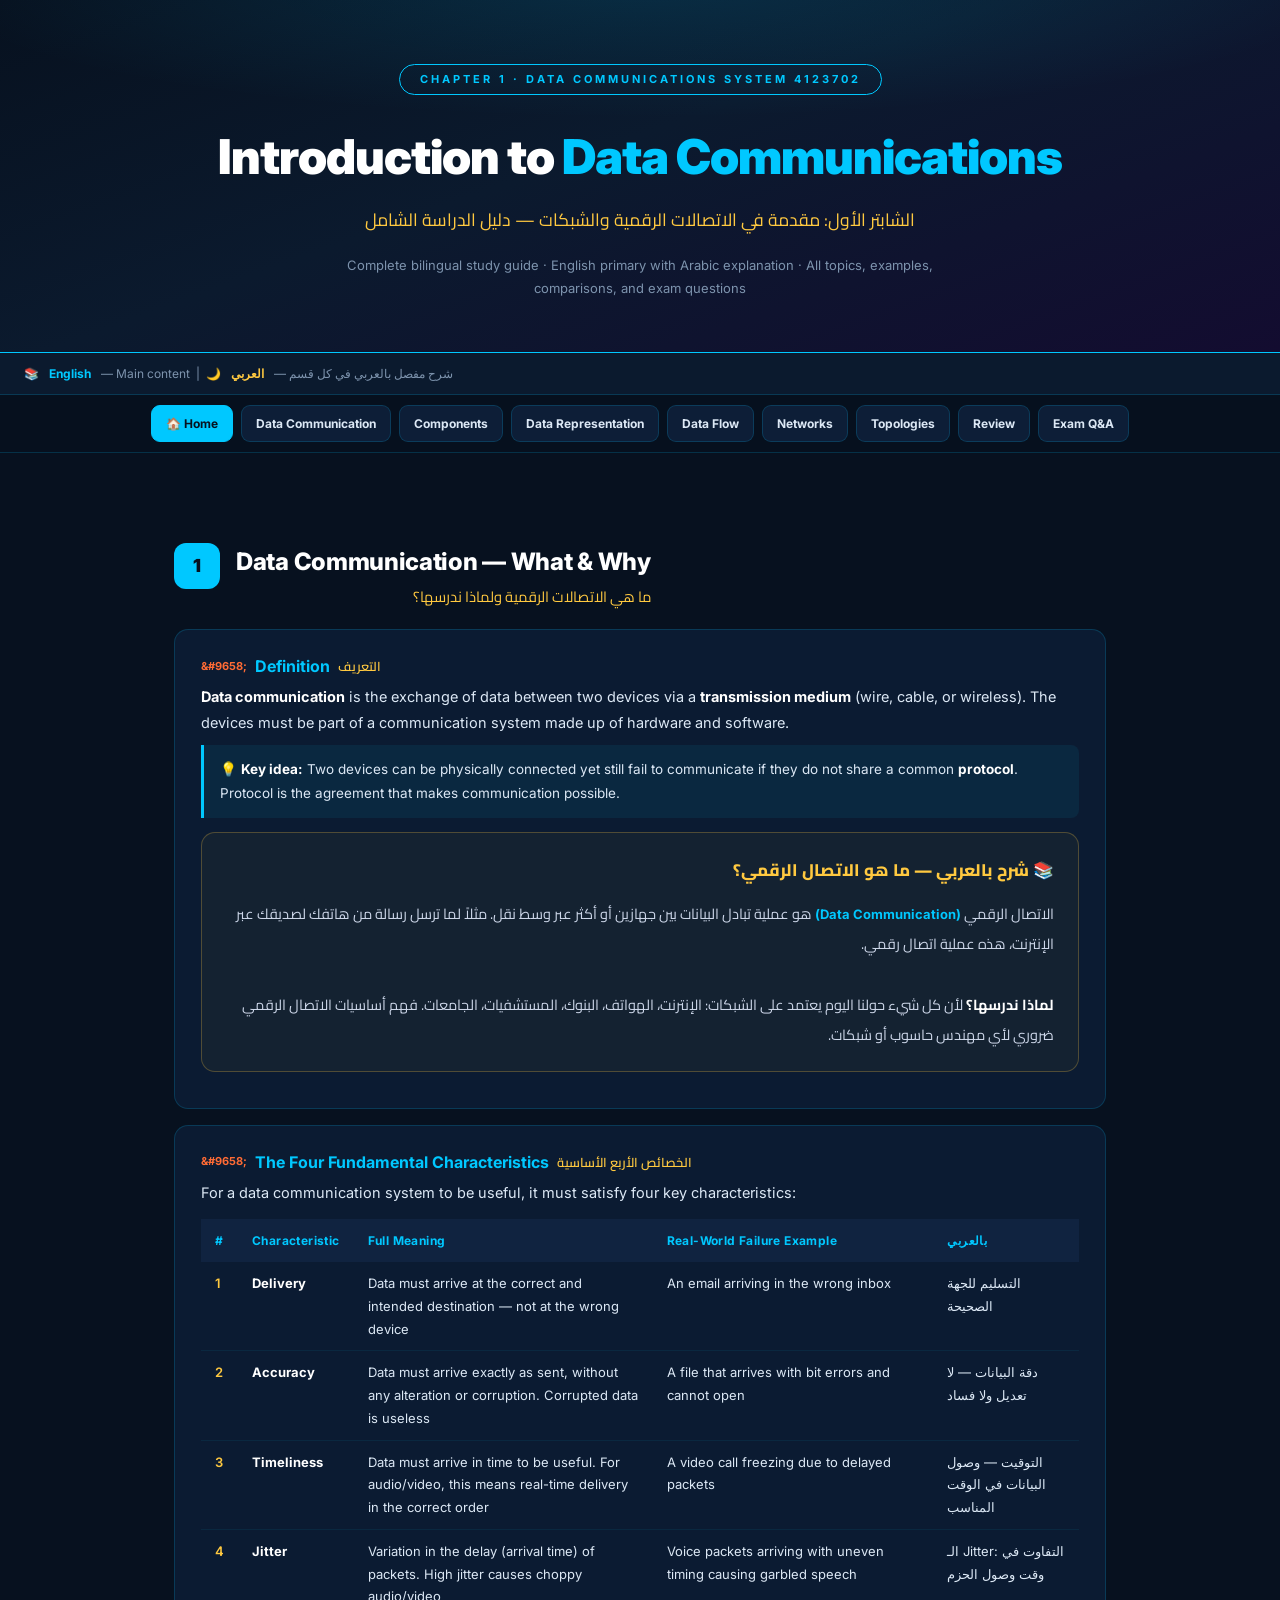
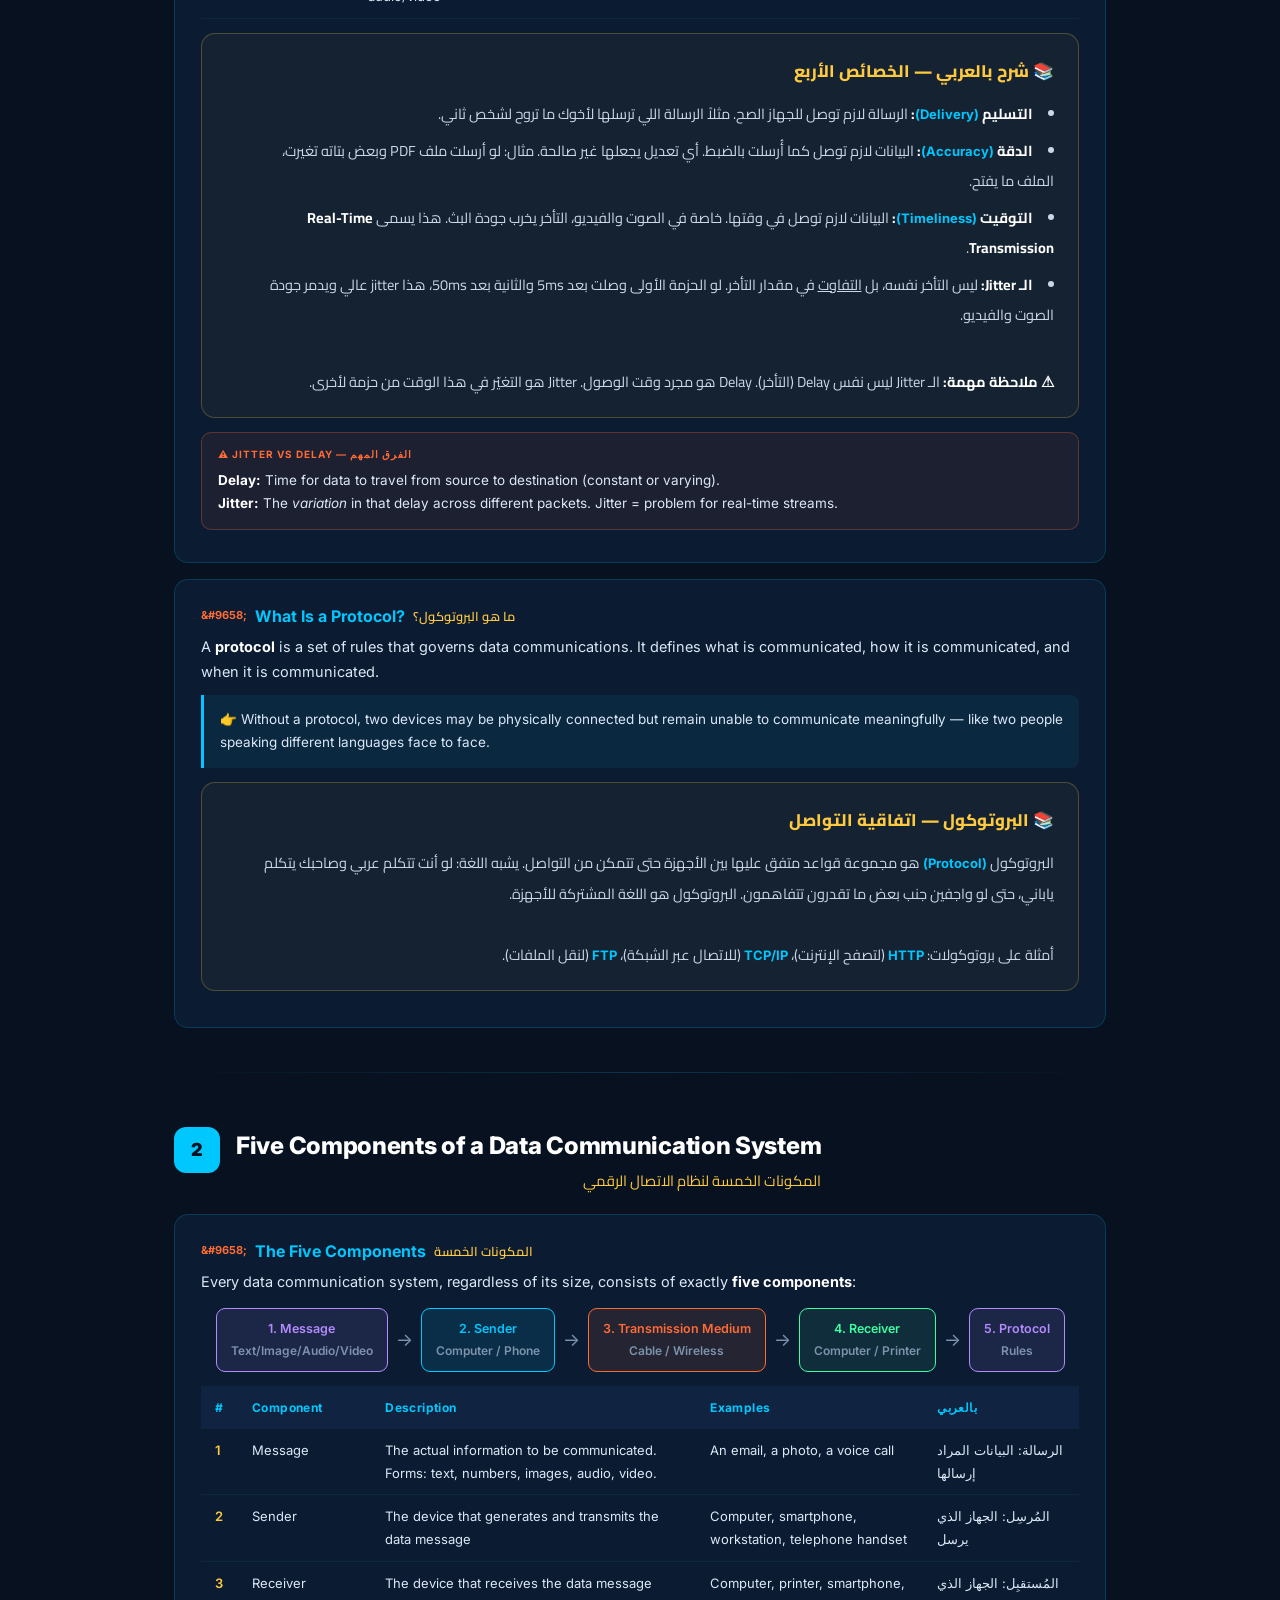
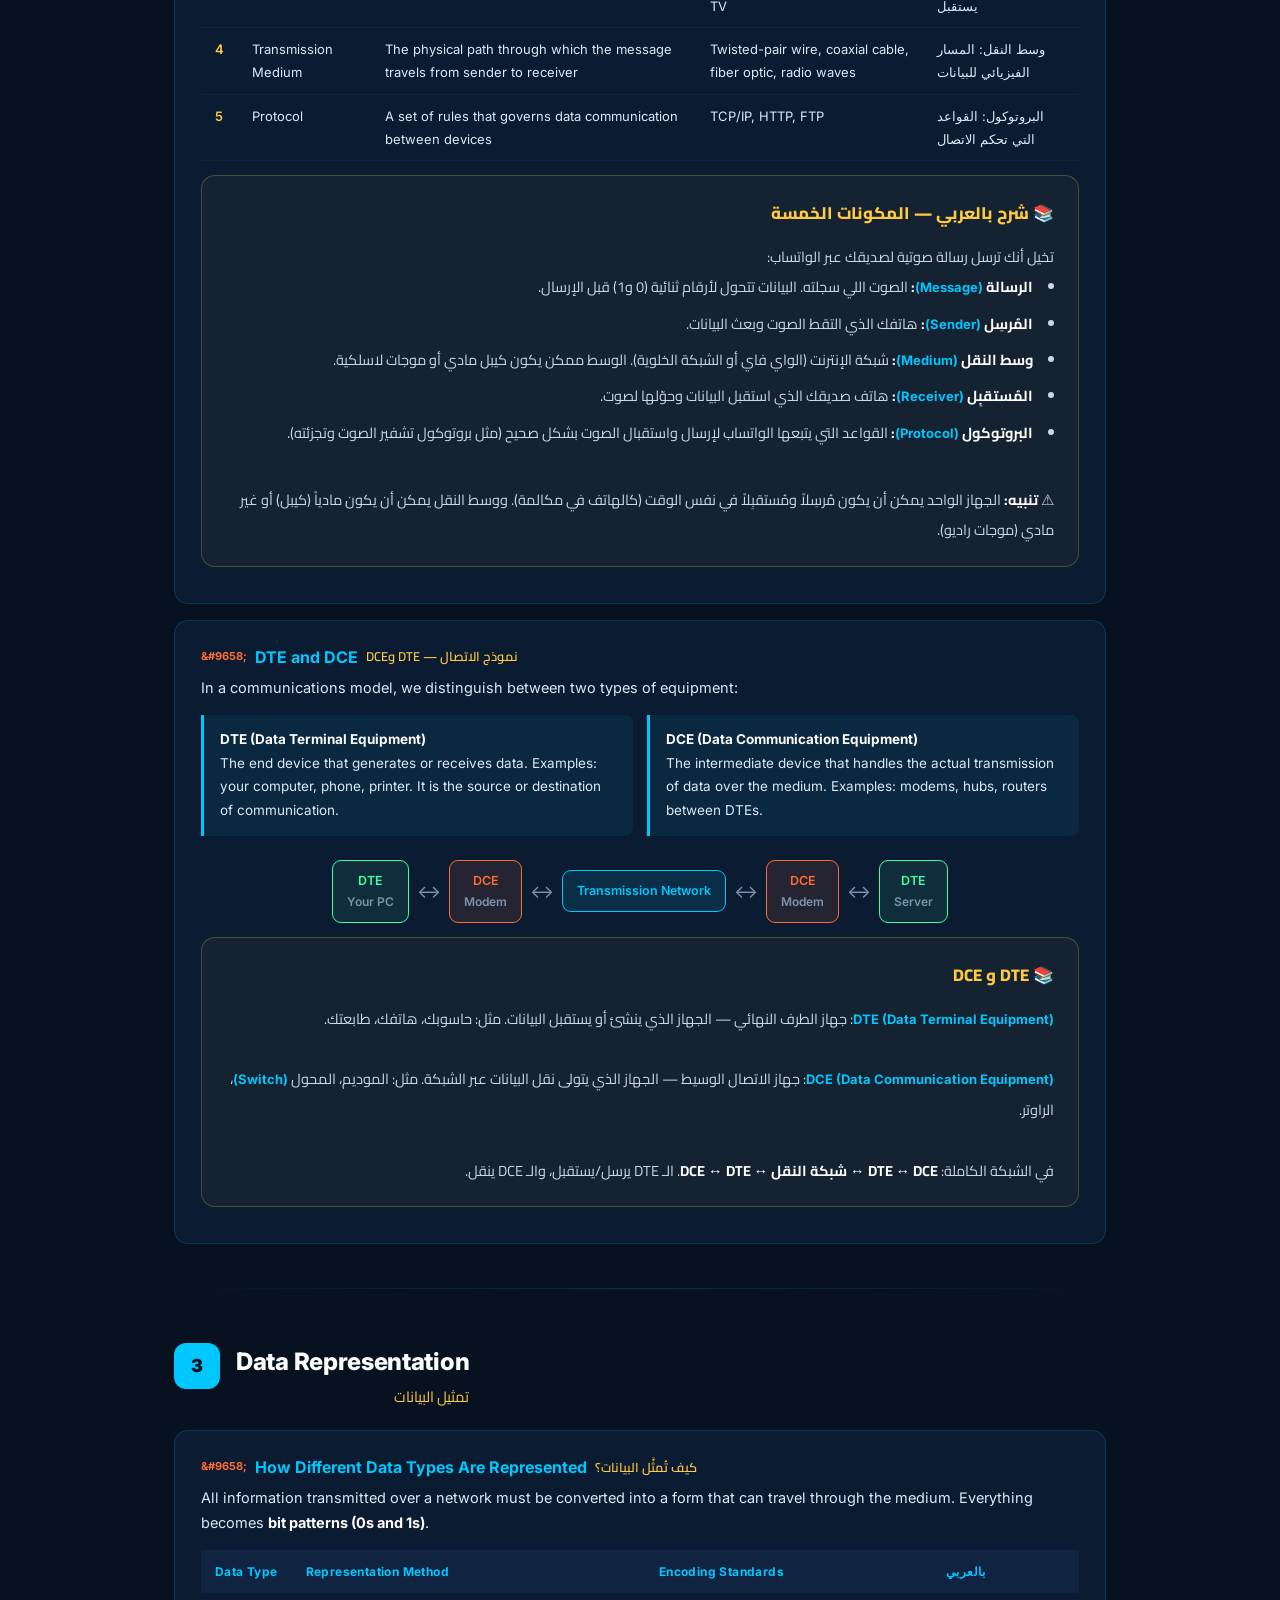
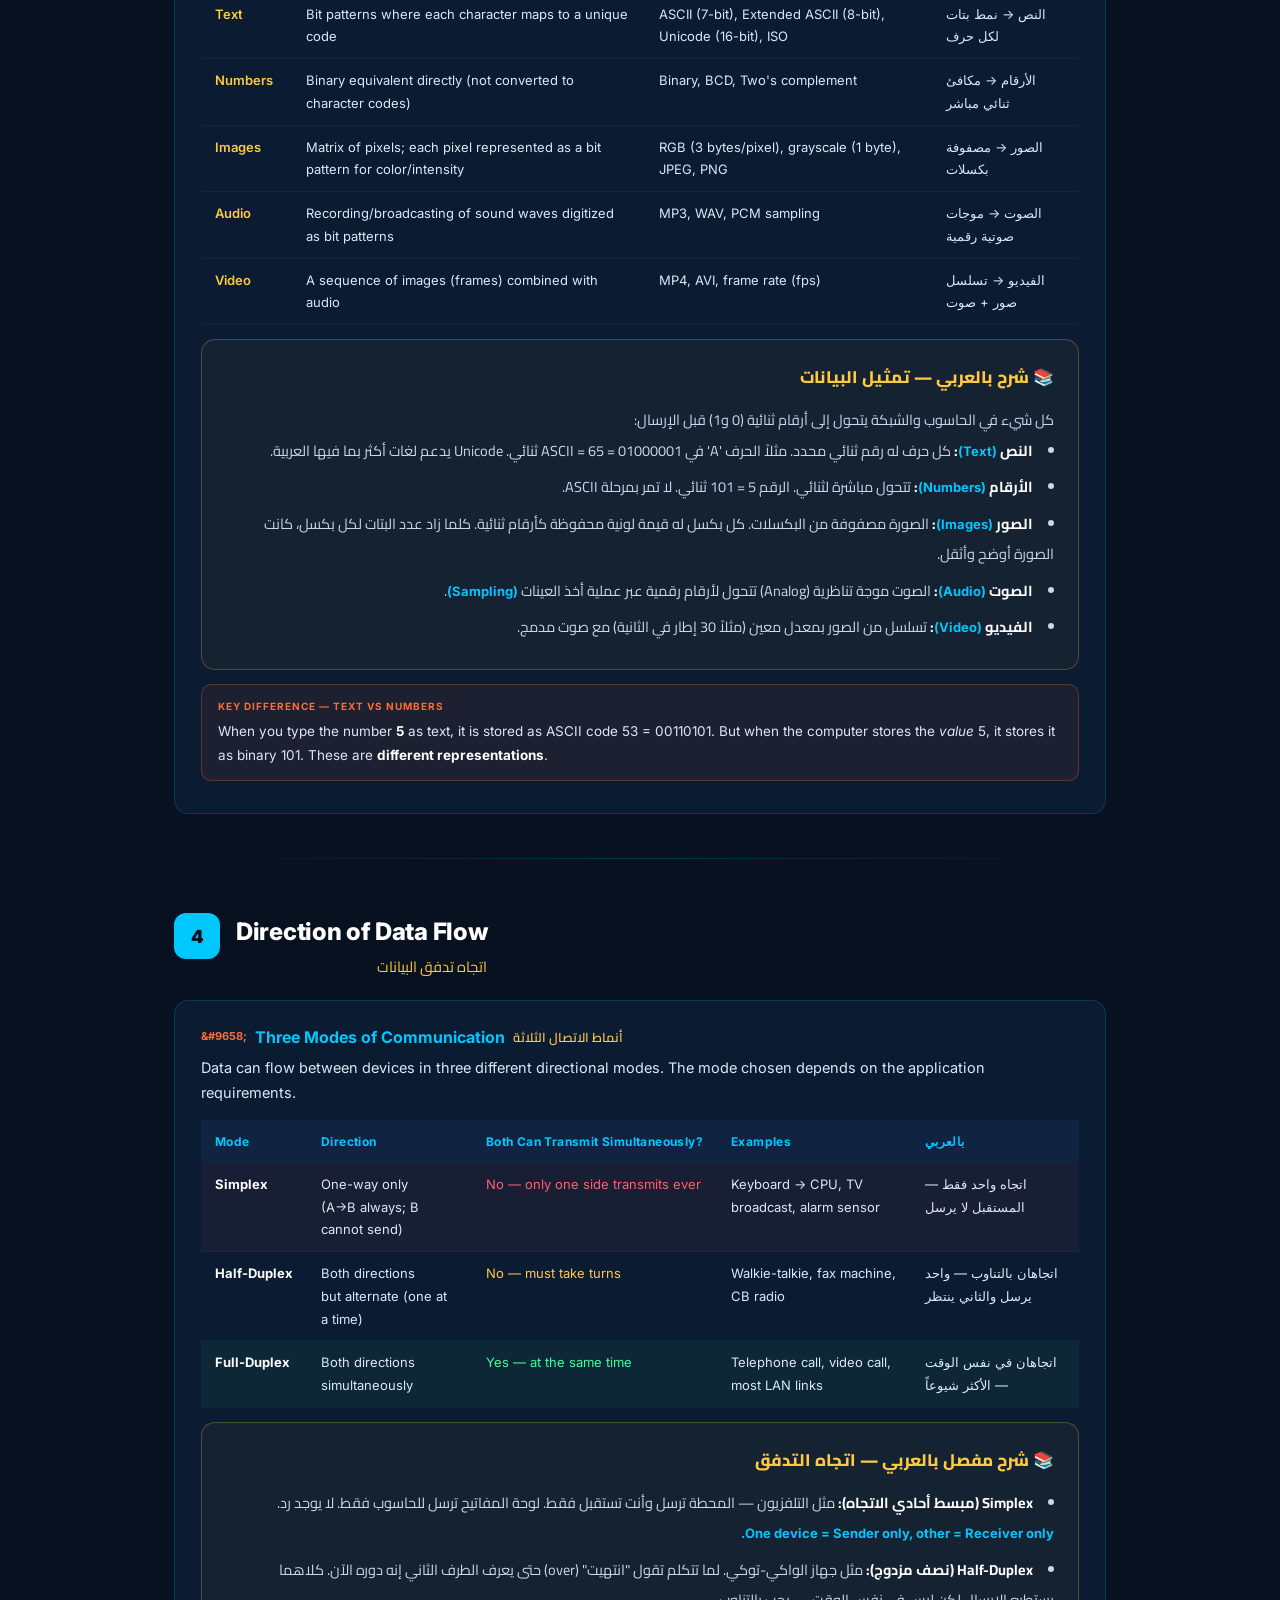
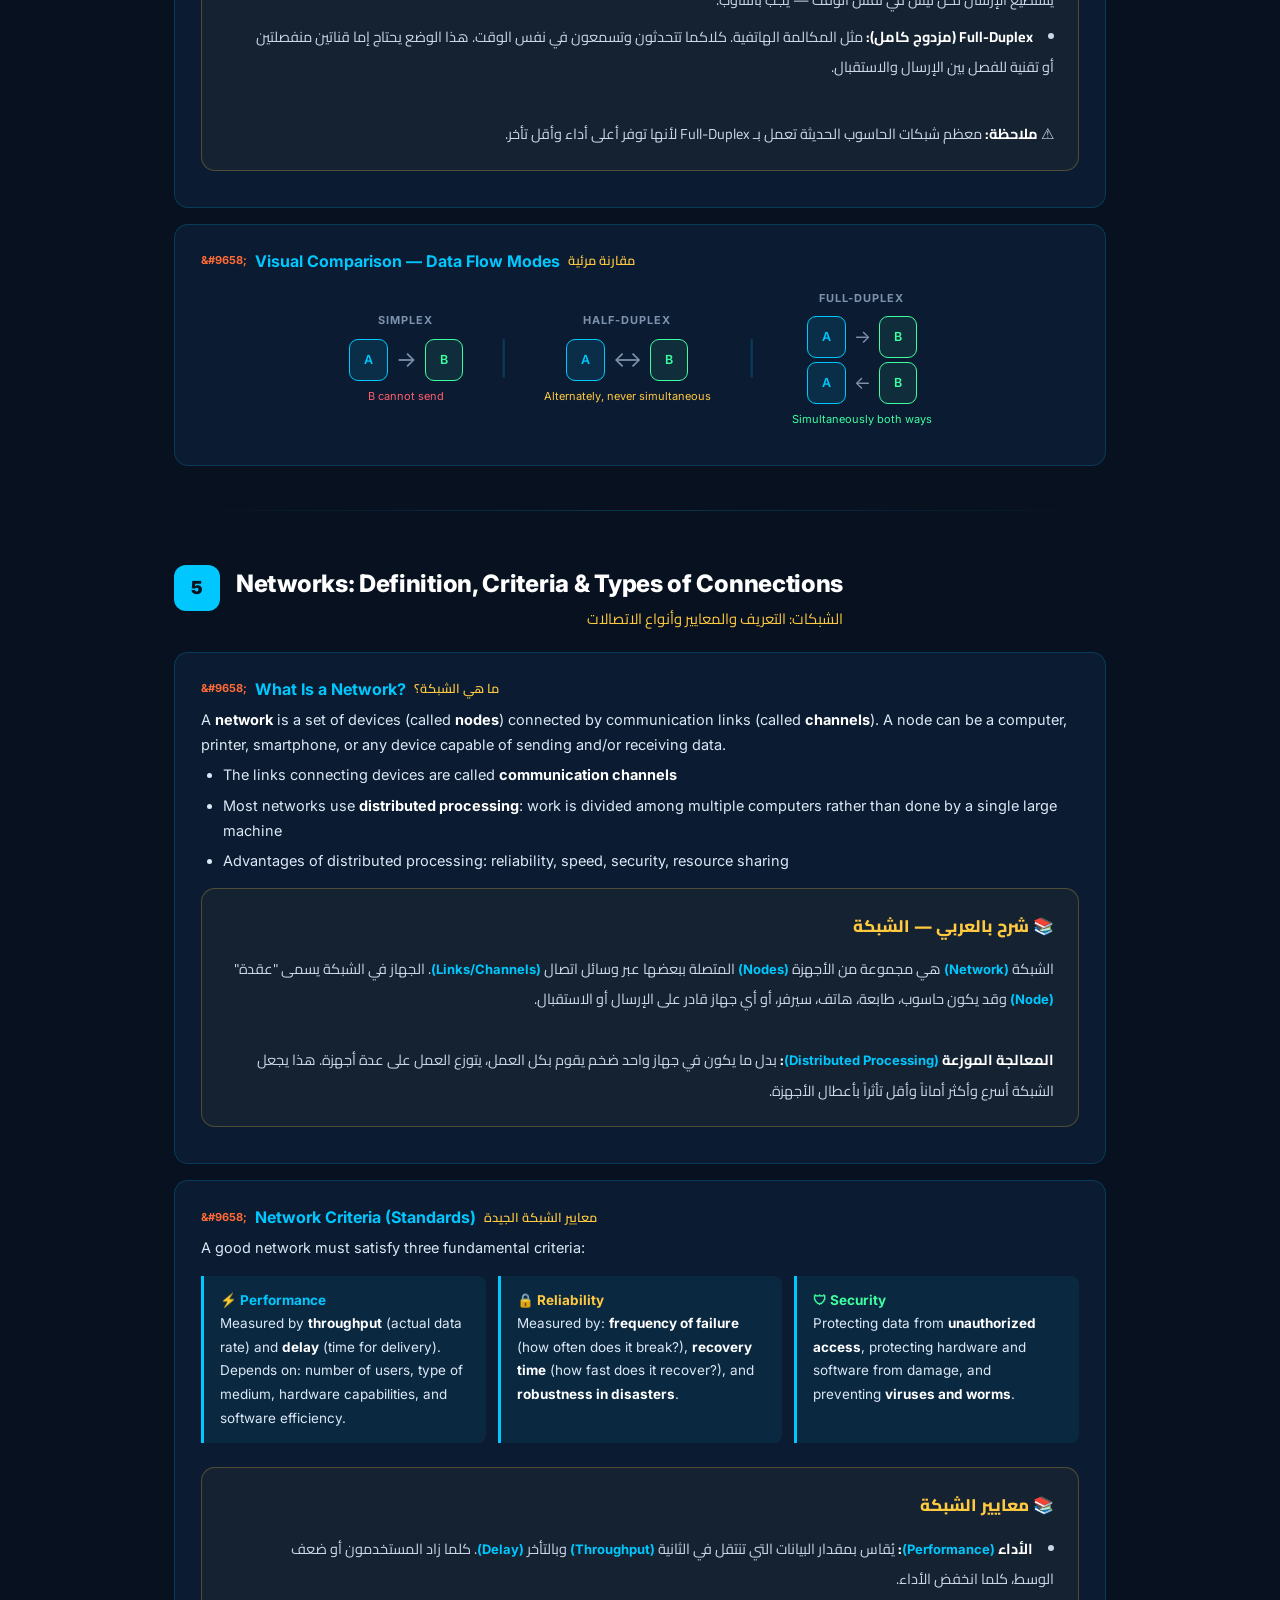
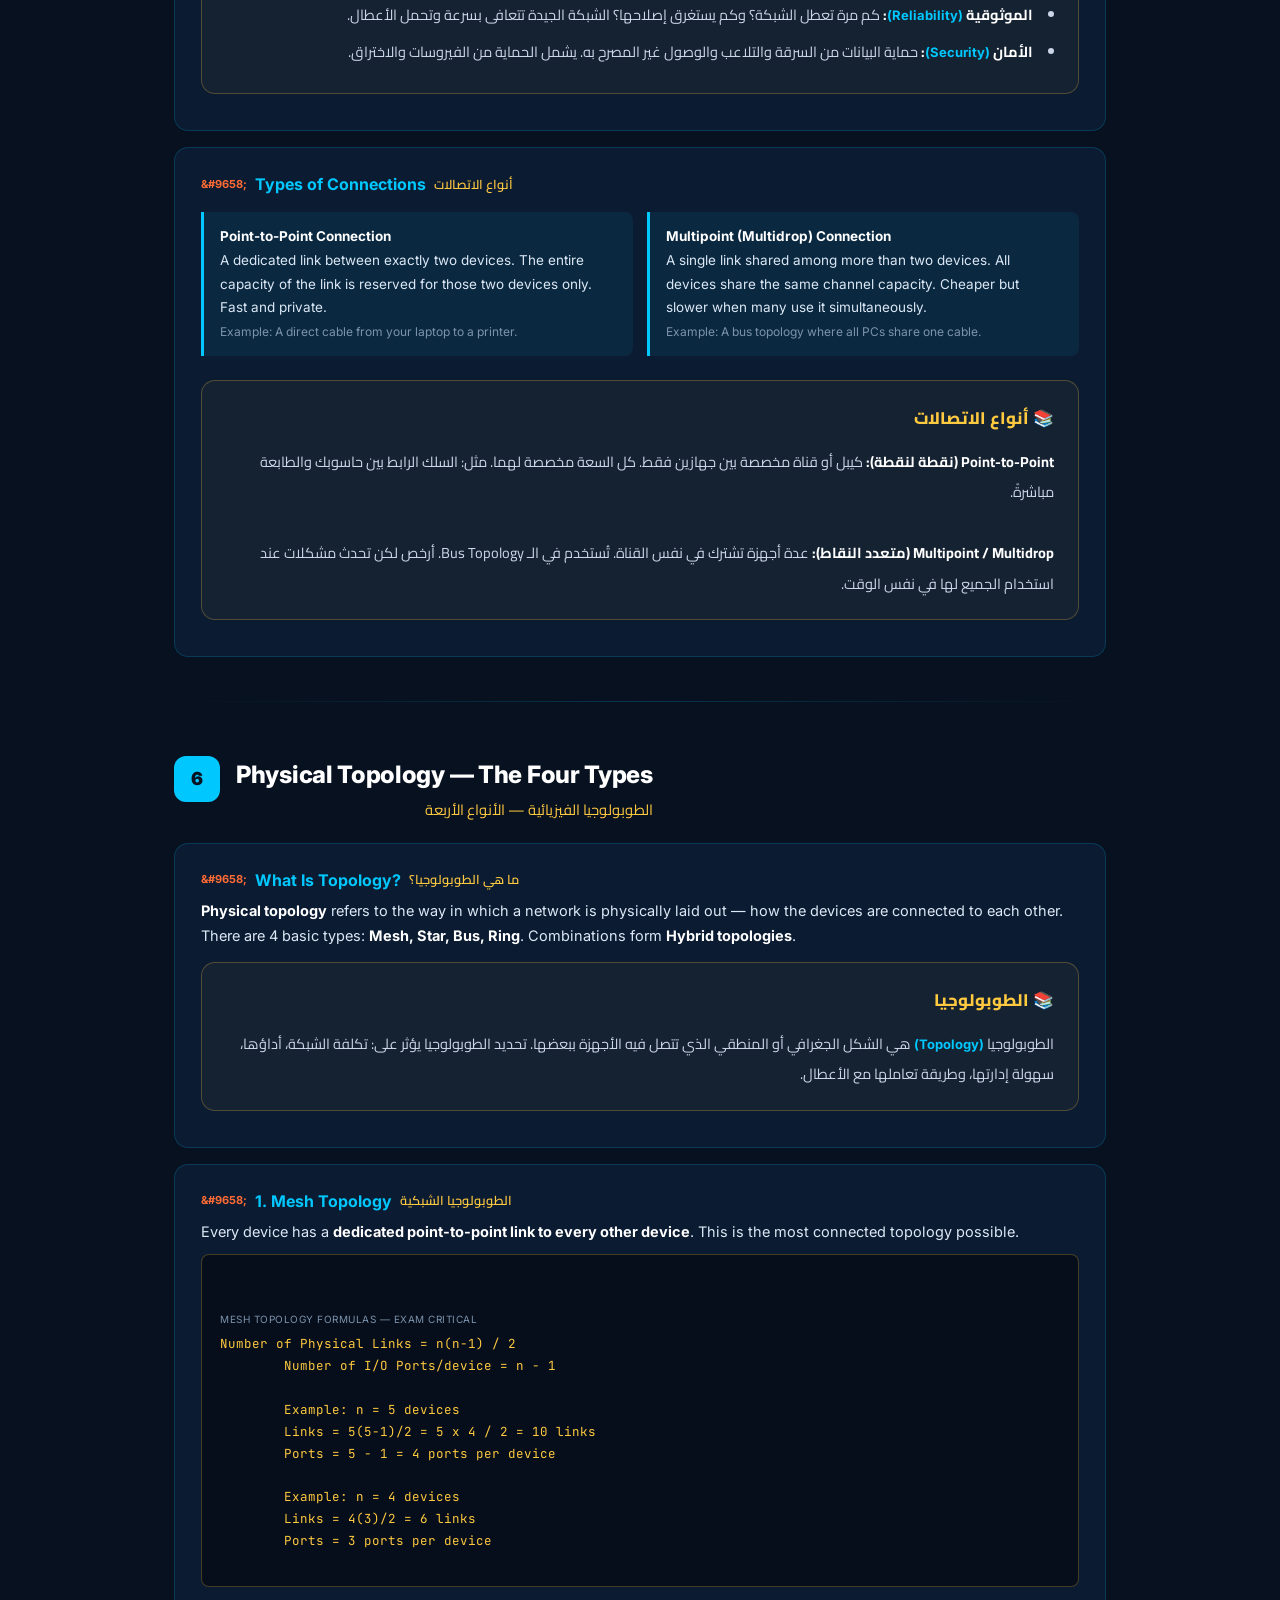
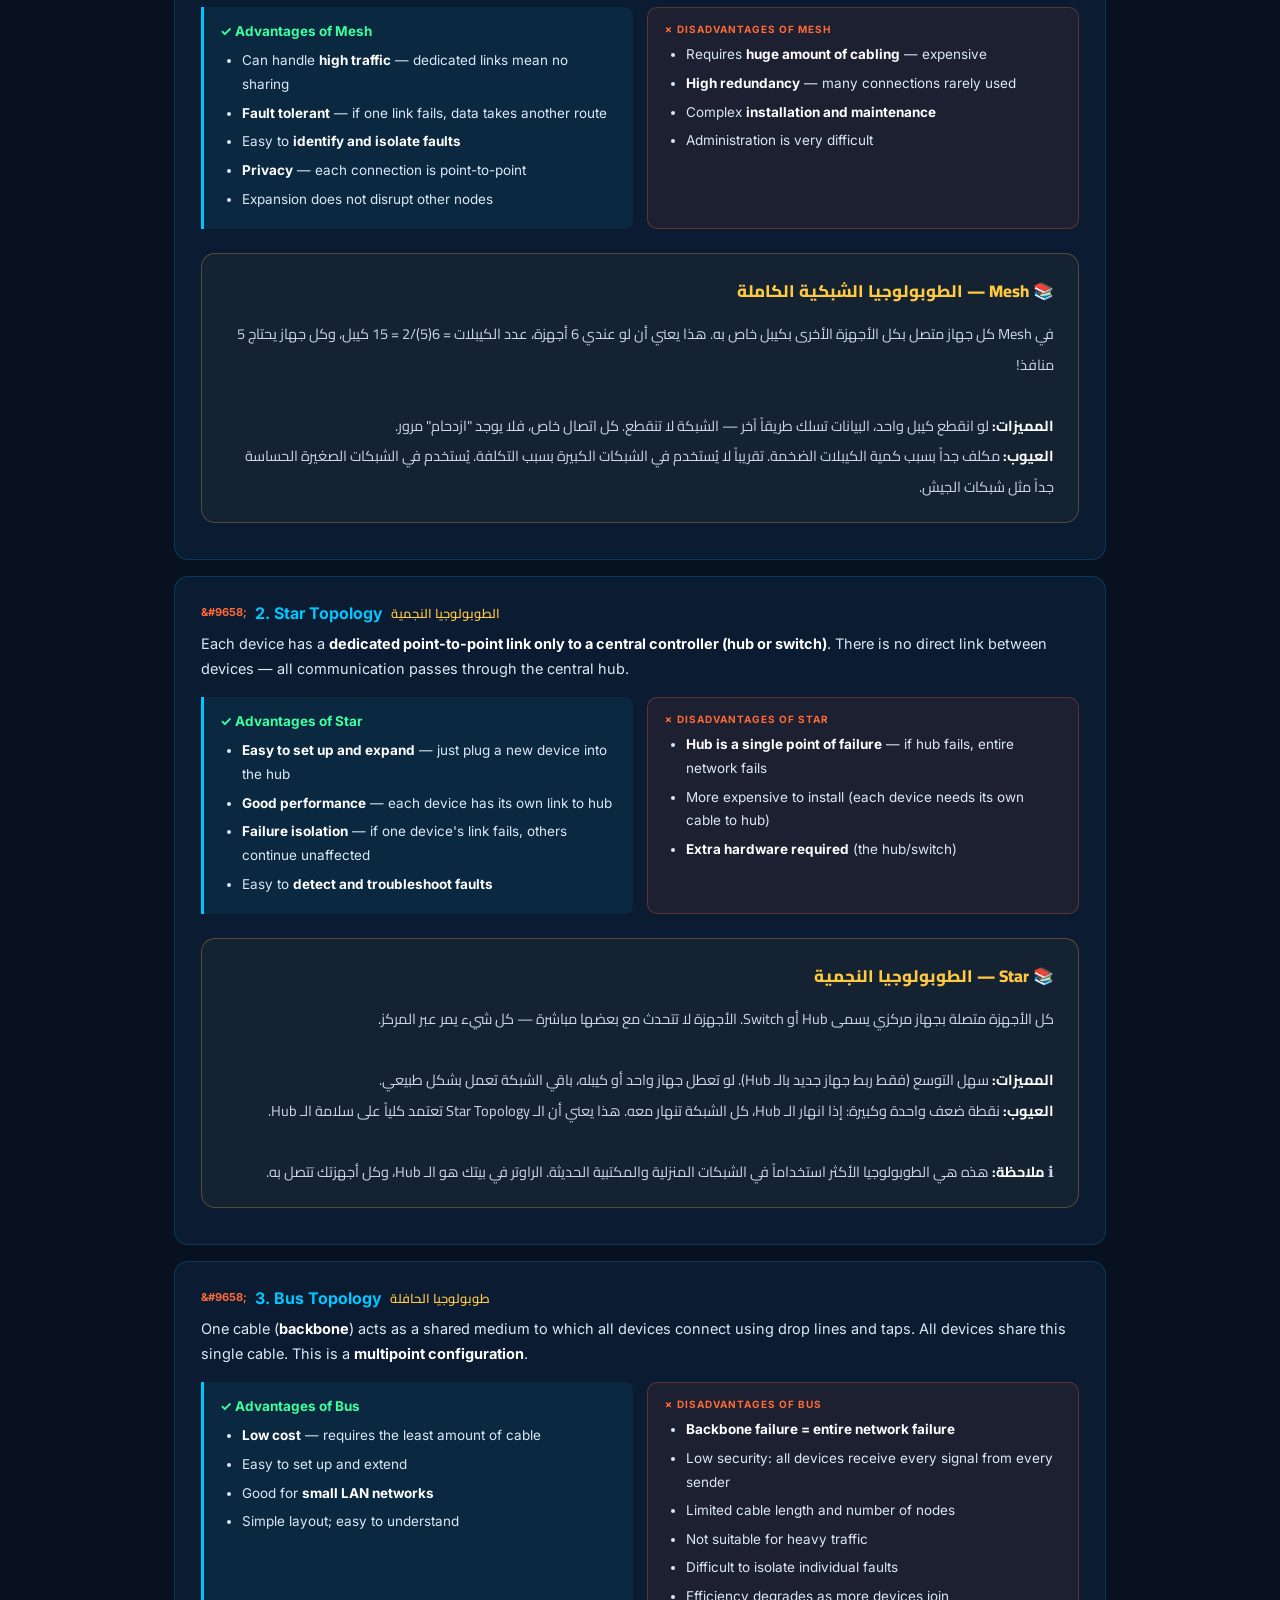
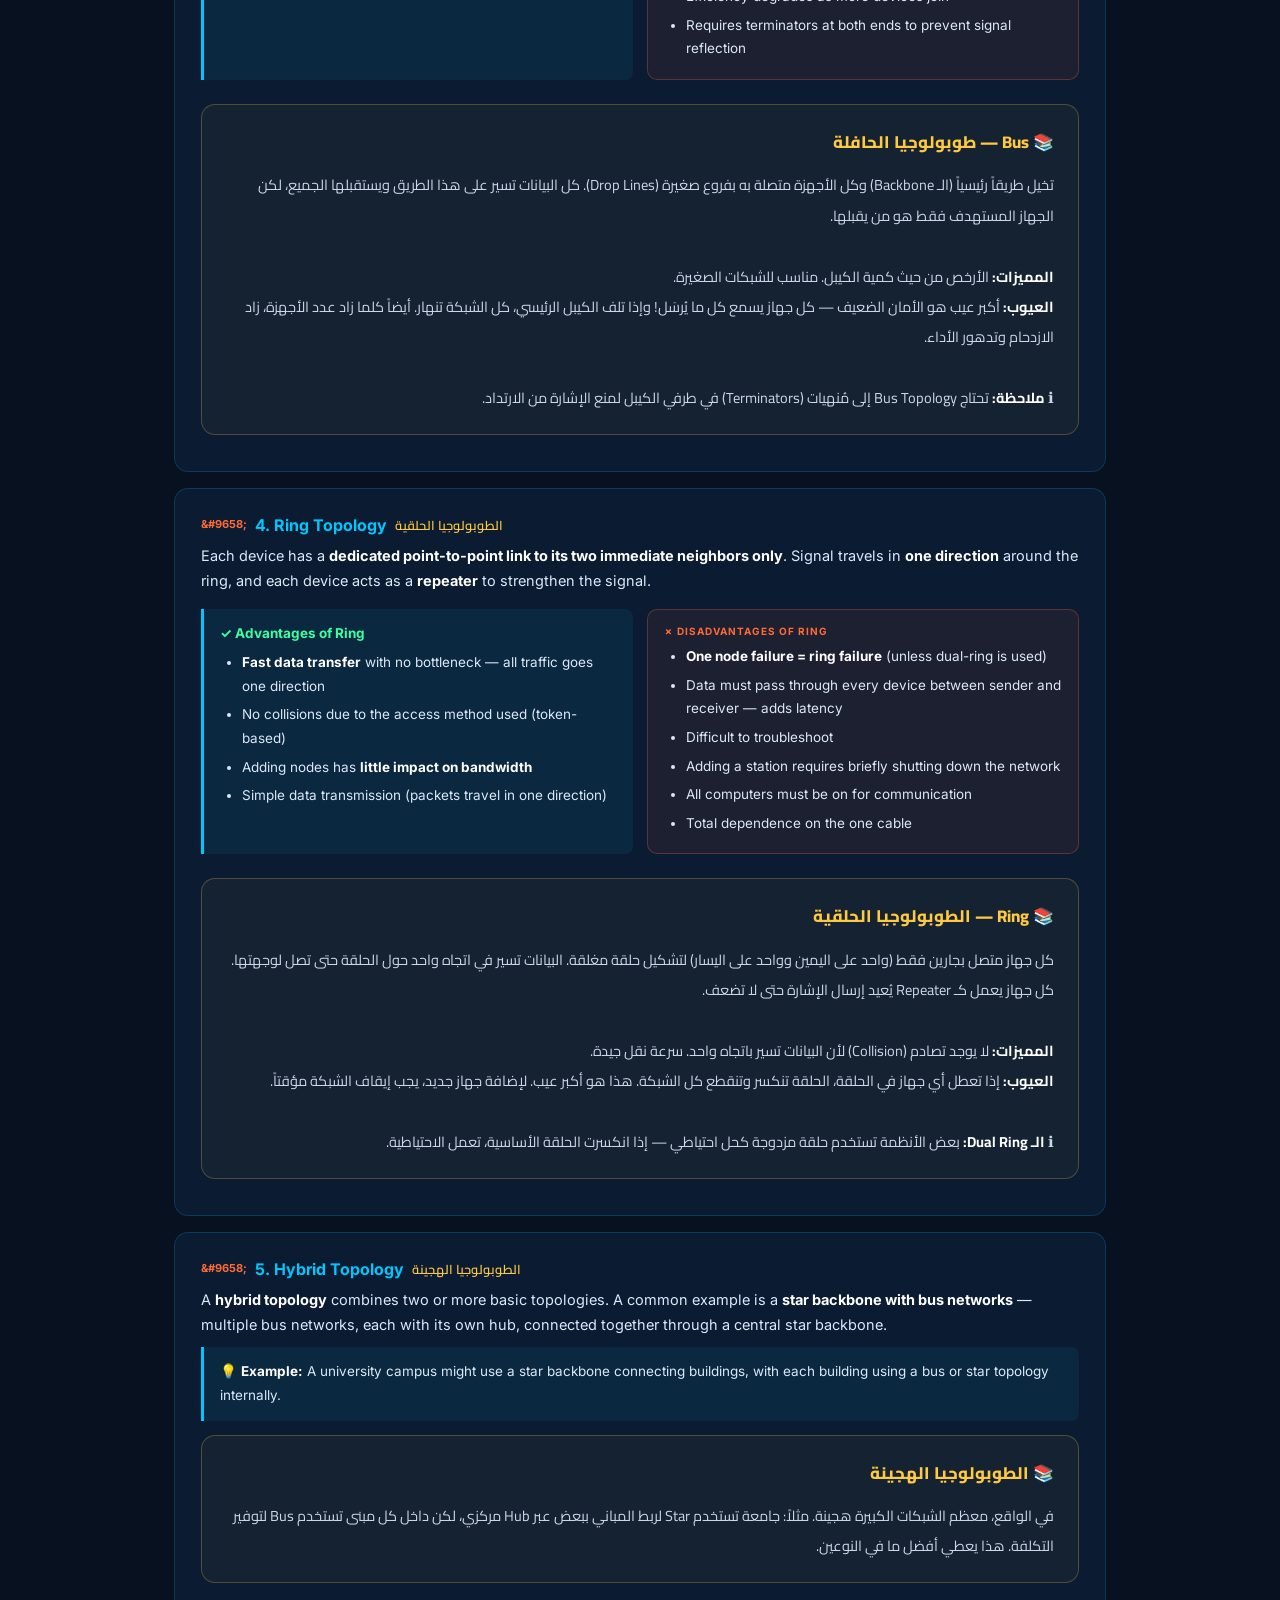
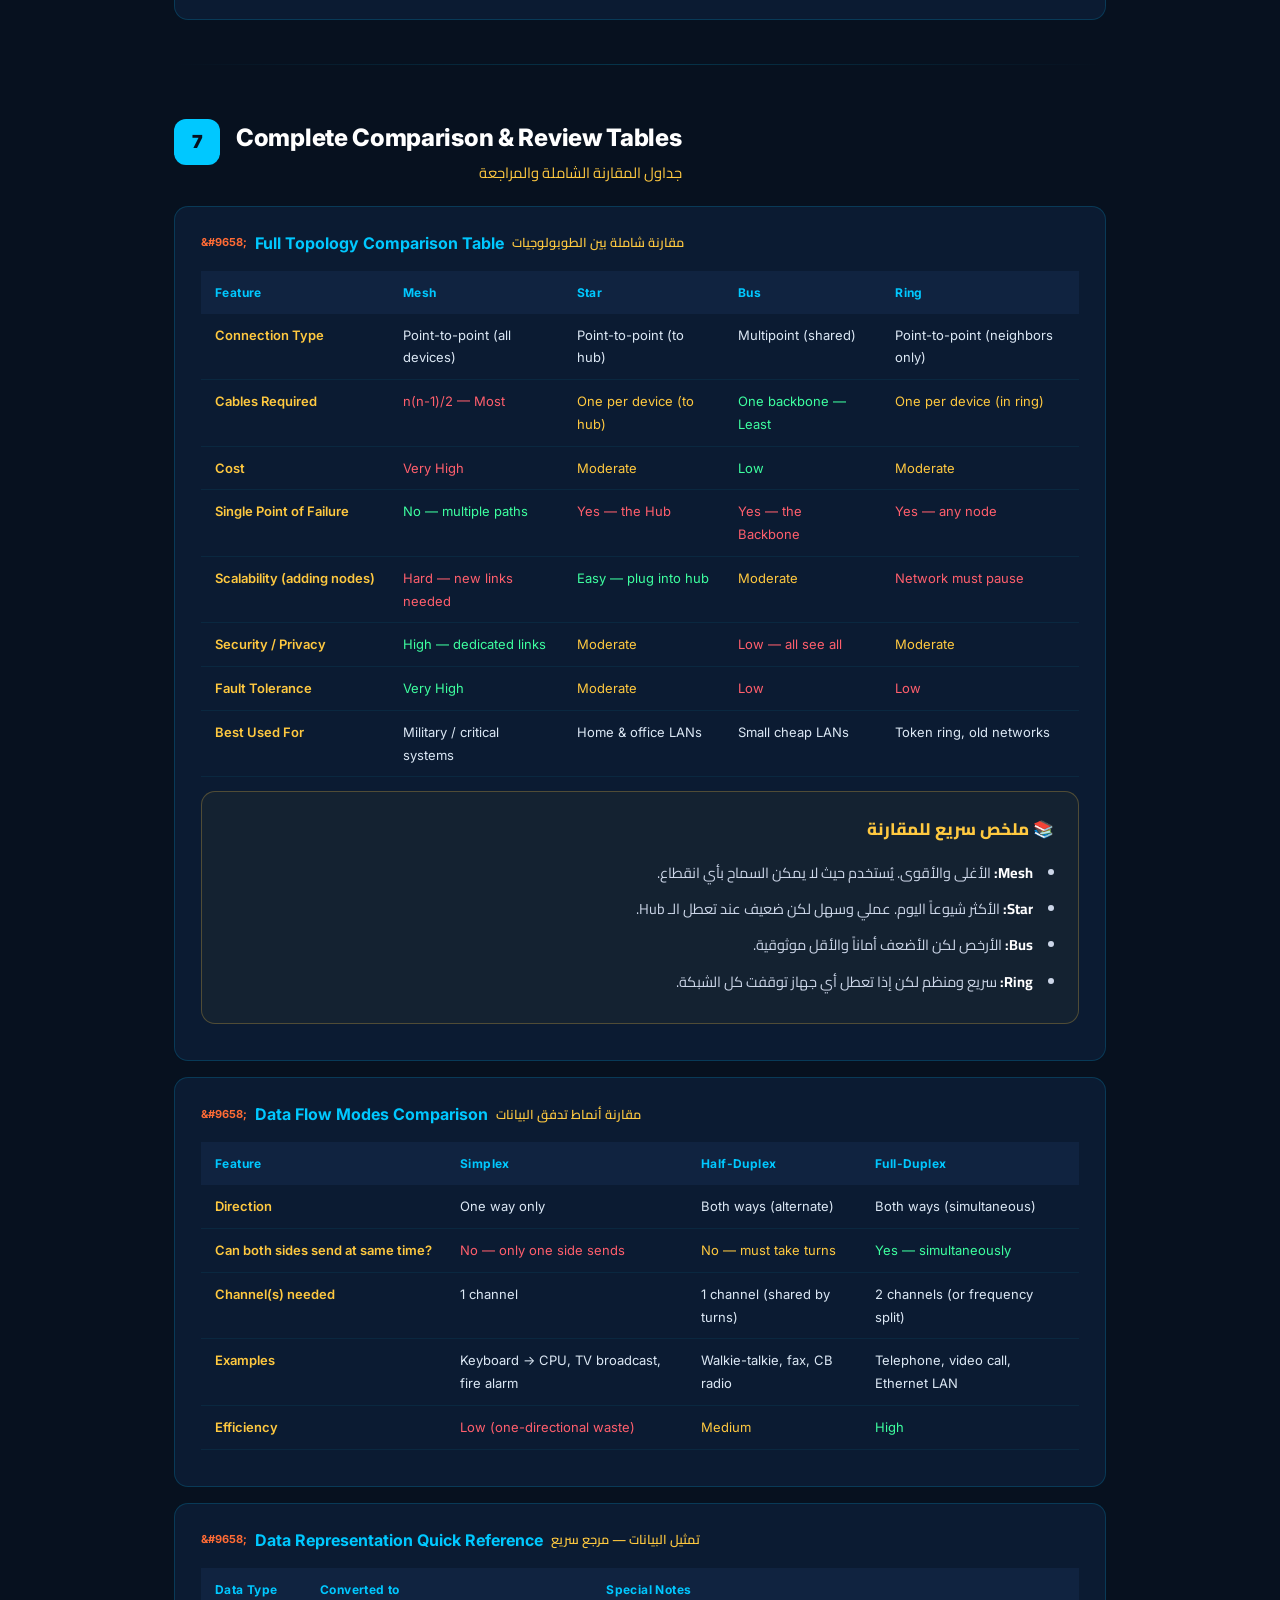
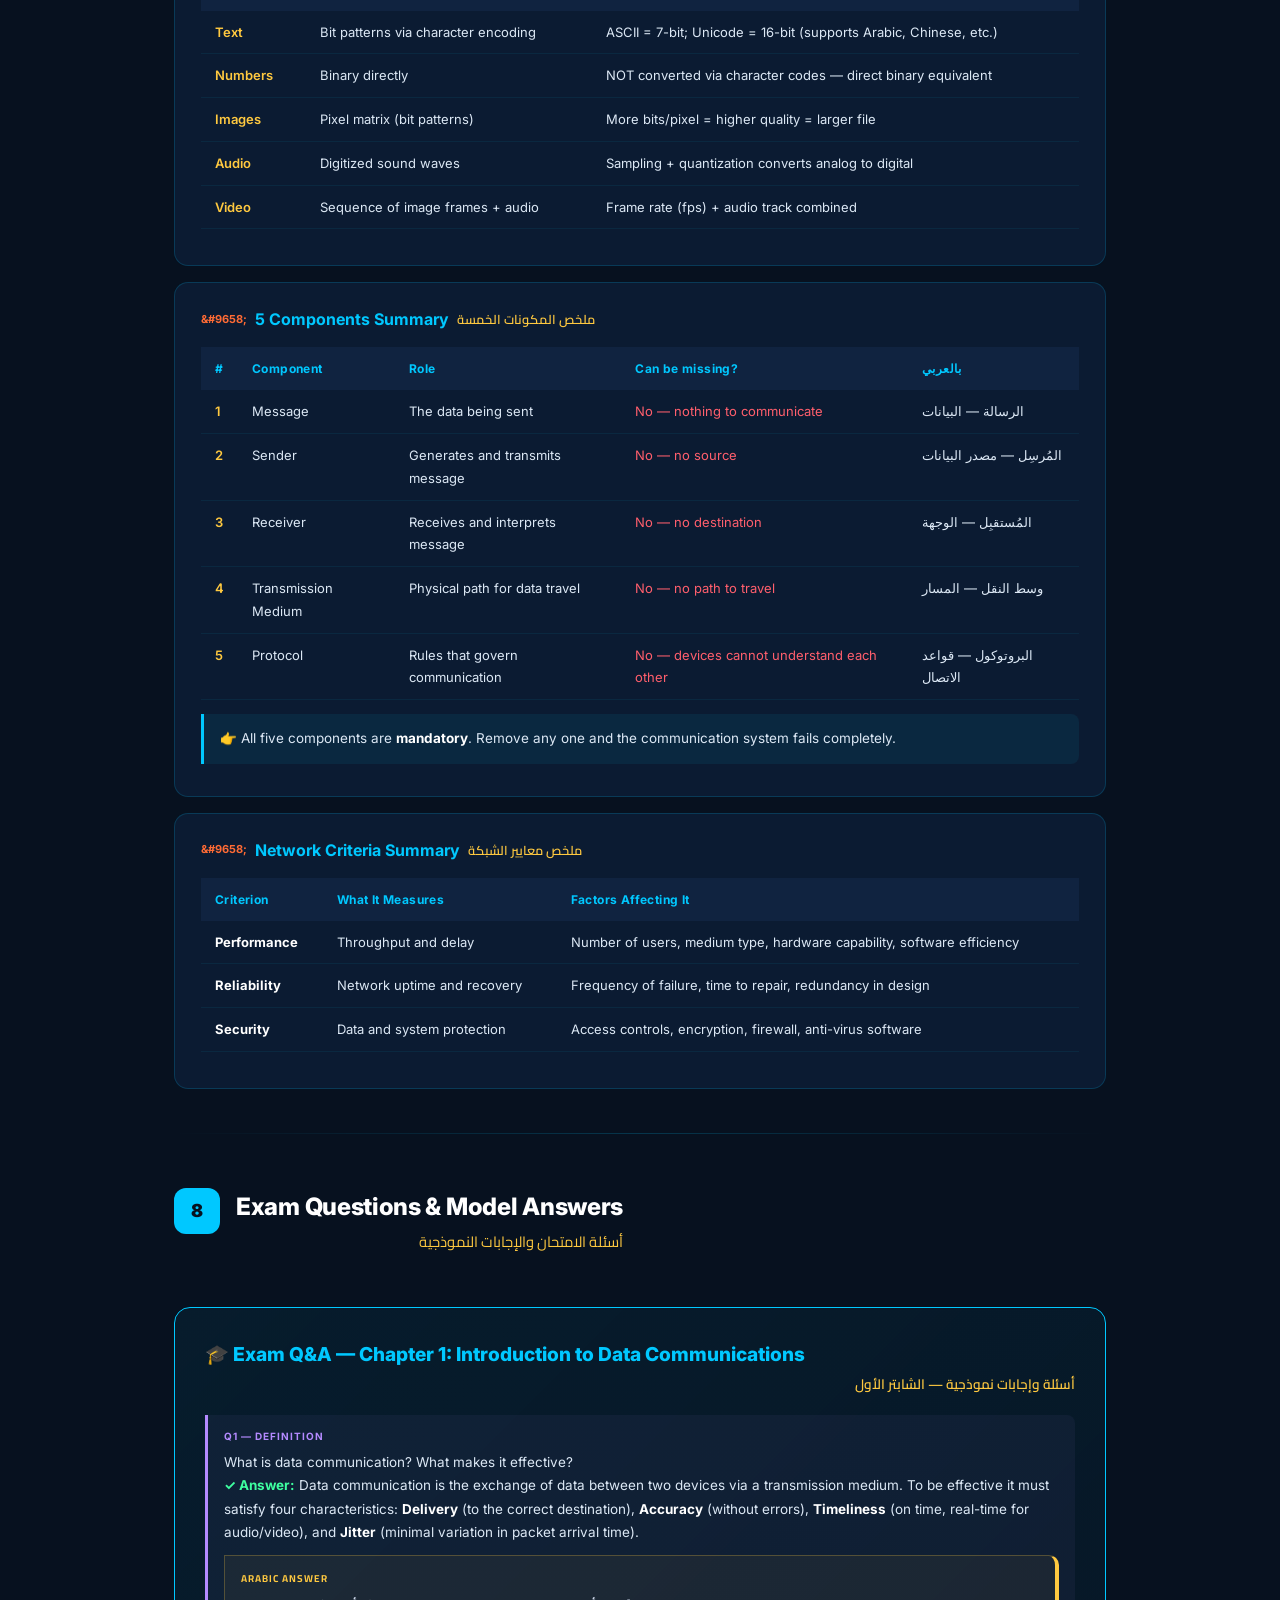
<file: chapter1.html>
<!DOCTYPE html>
<html lang="en" dir="ltr">

<head>
  <meta charset="UTF-8">
  <meta name="viewport" content="width=device-width, initial-scale=1.0">
  <title>Chapter 1 &mdash; Introduction to Data Communications | Study Guide</title>
  <link
    href="https://fonts.googleapis.com/css2?family=Cairo:wght@300;400;600;700;900&family=Inter:wght@300;400;500;600;700;900&family=JetBrains+Mono:wght@400;600&display=swap"
    rel="stylesheet">
  <link rel="stylesheet" href="responsive.css">
  <style>
    :root {
      --navy: #07111f;
      --deep: #0b1a2e;
      --mid-blue: #102340;
      --card-bg: rgba(16, 35, 64, .6);
      --border: rgba(0, 200, 255, .18);
      --accent: #00c8ff;
      --accent2: #ff6b35;
      --gold: #ffc940;
      --green: #3effa0;
      --red: #ff5f6d;
      --purple: #b48aff;
      --text: #dce8f5;
      --muted: #7d93ad;
      --highlight: rgba(0, 200, 255, .07);
      --ar-bg: rgba(255, 201, 64, .05);
      --ar-border: rgba(255, 201, 64, .25)
    }

    * {
      margin: 0;
      padding: 0;
      box-sizing: border-box
    }

    body {
      font-family: Inter, sans-serif;
      background: var(--navy);
      color: var(--text);
      line-height: 1.75;
      font-size: 14.5px
    }

    b,
    strong {
      color: #fff
    }

    .hero {
      background: linear-gradient(160deg, #07111f 0%, #0b1a2e 45%, #130c30 100%);
      padding: 64px 40px 52px;
      text-align: center;
      position: relative;
      overflow: hidden;
      border-bottom: 1px solid var(--accent)
    }

    .hero:before {
      content: '';
      position: absolute;
      inset: 0;
      background: radial-gradient(ellipse 80% 55% at 50% -5%, rgba(0, 200, 255, .13), transparent 70%);
      pointer-events: none
    }

    .badge {
      display: inline-block;
      border: 1px solid var(--accent);
      color: var(--accent);
      font-size: 11px;
      font-weight: 700;
      letter-spacing: 3px;
      padding: 5px 20px;
      border-radius: 20px;
      margin-bottom: 20px;
      text-transform: uppercase
    }

    .hero h1 {
      font-size: 3rem;
      font-weight: 900;
      color: #fff;
      letter-spacing: -1px;
      margin-bottom: 6px
    }

    .hero h1 span {
      color: var(--accent)
    }

    .hero .ar-title {
      font-family: Cairo, sans-serif;
      font-size: 1.1rem;
      color: var(--gold);
      margin-bottom: 18px;
      direction: rtl
    }

    .hero p {
      color: var(--muted);
      font-size: 13px;
      max-width: 620px;
      margin: 0 auto
    }

    .lang-bar {
      background: var(--deep);
      border-bottom: 1px solid var(--border);
      padding: 10px 24px;
      display: flex;
      align-items: center;
      gap: 10px;
      font-size: 12px;
      color: var(--muted)
    }

    .lang-bar strong {
      color: var(--accent)
    }

    .container {
      max-width: 980px;
      margin: 0 auto;
      padding: 36px 24px 90px
    }

    .section-header {
      display: flex;
      align-items: flex-start;
      gap: 16px;
      margin: 52px 0 20px
    }

    .sec-num {
      width: 46px;
      height: 46px;
      background: var(--accent);
      color: var(--navy);
      border-radius: 12px;
      display: flex;
      align-items: center;
      justify-content: center;
      font-weight: 900;
      font-size: 18px;
      flex-shrink: 0;
      margin-top: 2px
    }

    .sec-titles h2 {
      font-size: 1.5rem;
      font-weight: 800;
      color: #fff;
      letter-spacing: -.3px
    }

    .sec-titles .ar {
      font-family: Cairo, sans-serif;
      font-size: .92rem;
      color: var(--gold);
      direction: rtl;
      text-align: right;
      margin-top: 1px
    }

    .card {
      background: var(--card-bg);
      border: 1px solid var(--border);
      border-radius: 14px;
      padding: 22px 26px;
      margin-bottom: 16px;
      backdrop-filter: blur(4px)
    }

    .card-title {
      font-size: 1rem;
      font-weight: 700;
      color: var(--accent);
      margin-bottom: 4px;
      display: flex;
      align-items: center;
      gap: 8px;
      flex-wrap: wrap
    }

    .card-title:before {
      content: '&#9658;';
      color: var(--accent2);
      font-size: 11px;
      flex-shrink: 0
    }

    .card-title .ar {
      font-family: Cairo, sans-serif;
      font-size: .8rem;
      color: var(--gold);
      font-weight: 600;
      direction: rtl
    }

    .card p,
    .card li {
      margin-bottom: 5px
    }

    .card ul,
    .card ol {
      padding-left: 22px
    }

    .ar-box {
      background: var(--ar-bg);
      border: 1px solid var(--ar-border);
      border-right: 4px solid var(--gold);
      border-radius: 0 10px 10px 0;
      padding: 13px 16px;
      margin-top: 12px;
      direction: rtl;
      text-align: right;
      font-family: Cairo, sans-serif;
      font-size: 13.5px;
      color: #ccd6e8;
      line-height: 1.9
    }

    .ar-label {
      font-size: 10px;
      font-weight: 700;
      color: var(--gold);
      letter-spacing: 1px;
      text-transform: uppercase;
      margin-bottom: 5px;
      direction: ltr;
      text-align: left
    }

    .highlight {
      background: var(--highlight);
      border-left: 3px solid var(--accent);
      border-radius: 0 8px 8px 0;
      padding: 13px 16px;
      margin: 10px 0;
      font-size: 13.5px
    }

    .note {
      background: rgba(255, 107, 53, .07);
      border: 1px solid rgba(255, 107, 53, .28);
      border-radius: 10px;
      padding: 13px 16px;
      margin: 10px 0;
      font-size: 13.5px
    }

    .note-label {
      font-size: 10px;
      font-weight: 700;
      color: var(--accent2);
      letter-spacing: 1px;
      text-transform: uppercase;
      margin-bottom: 5px
    }

    .formula,
    pre {
      background: rgba(0, 0, 0, .45);
      border: 1px solid rgba(255, 201, 64, .25);
      border-radius: 8px;
      padding: 12px 18px;
      margin: 10px 0;
      font-family: 'JetBrains Mono', monospace;
      font-size: 12.5px;
      color: var(--gold);
      direction: ltr;
      overflow-x: auto;
      white-space: pre
    }

    .formula .flabel {
      font-family: Inter, sans-serif;
      font-size: 10px;
      color: var(--muted);
      margin-bottom: 5px;
      letter-spacing: .5px;
      text-transform: uppercase
    }

    .table-wrap {
      overflow-x: auto;
      margin: 14px 0
    }

    table {
      width: 100%;
      border-collapse: collapse;
      font-size: 13px
    }

    thead th {
      background: var(--mid-blue);
      color: var(--accent);
      padding: 11px 14px;
      text-align: left;
      font-weight: 700;
      font-size: 12px;
      letter-spacing: .4px;
      white-space: nowrap
    }

    tbody tr {
      border-bottom: 1px solid rgba(0, 200, 255, .07)
    }

    tbody tr:hover {
      background: var(--highlight)
    }

    tbody td {
      padding: 10px 14px;
      vertical-align: top
    }

    tbody td:first-child {
      font-weight: 600;
      color: var(--gold);
      white-space: nowrap
    }

    .g {
      color: var(--green)
    }

    .r {
      color: var(--red)
    }

    .y {
      color: var(--gold)
    }

    .p {
      color: var(--purple)
    }

    .tag {
      display: inline-block;
      border: 1px solid var(--accent);
      color: var(--accent);
      background: rgba(0, 200, 255, .1);
      border-radius: 5px;
      padding: 1px 9px;
      font-size: 11px;
      font-weight: 700;
      margin: 2px
    }

    .tag.o {
      border-color: var(--accent2);
      color: var(--accent2);
      background: rgba(255, 107, 53, .1)
    }

    .tag.g {
      border-color: var(--green);
      color: var(--green);
      background: rgba(62, 255, 160, .08)
    }

    .tag.y {
      border-color: var(--gold);
      color: var(--gold);
      background: rgba(255, 201, 64, .08)
    }

    .tag.r {
      border-color: var(--red);
      color: var(--red);
      background: rgba(255, 95, 109, .08)
    }

    .grid2 {
      display: grid;
      grid-template-columns: 1fr 1fr;
      gap: 14px
    }

    .grid3 {
      display: grid;
      grid-template-columns: 1fr 1fr 1fr;
      gap: 12px
    }

    @media(max-width:640px) {

      .grid2,
      .grid3 {
        grid-template-columns: 1fr
      }

      .hero h1 {
        font-size: 2.15rem
      }

      .container {
        padding: 28px 14px 70px
      }

      .card {
        padding: 18px 16px
      }
    }

    .flow {
      display: flex;
      align-items: center;
      justify-content: center;
      flex-wrap: wrap;
      gap: 0;
      margin: 14px 0;
      overflow-x: auto
    }

    .fbox {
      background: var(--mid-blue);
      border: 1px solid var(--border);
      border-radius: 9px;
      padding: 9px 14px;
      font-size: 12.5px;
      font-weight: 600;
      text-align: center;
      white-space: nowrap
    }

    .fbox.a {
      border-color: var(--accent);
      color: var(--accent);
      background: rgba(0, 200, 255, .1)
    }

    .fbox.o {
      border-color: var(--accent2);
      color: var(--accent2);
      background: rgba(255, 107, 53, .1)
    }

    .fbox.p {
      border-color: var(--purple);
      color: var(--purple);
      background: rgba(180, 138, 255, .1)
    }

    .fbox.g {
      border-color: var(--green);
      color: var(--green);
      background: rgba(62, 255, 160, .08)
    }

    .arrow {
      color: var(--muted);
      font-size: 18px;
      padding: 0 8px
    }

    hr.div {
      border: none;
      height: 1px;
      background: linear-gradient(90deg, transparent, var(--accent), transparent);
      opacity: .2;
      margin: 44px 0
    }

    .final {
      background: linear-gradient(135deg, rgba(0, 200, 255, .06), rgba(7, 17, 31, .8));
      border: 1px solid var(--accent);
      border-radius: 16px;
      padding: 30px;
      margin-top: 52px
    }

    .final h2 {
      font-size: 1.2rem;
      font-weight: 800;
      color: var(--accent);
      margin-bottom: 18px
    }

    .final h2 .ar {
      font-family: Cairo, sans-serif;
      font-size: .85rem;
      color: var(--gold);
      font-weight: 600;
      direction: rtl;
      display: block;
      margin-top: 2px
    }

    .answer {
      color: var(--green);
      font-weight: 700
    }

    .small {
      font-size: 12px;
      color: var(--muted)
    }

    .exam-q {
      border-left: 3px solid var(--purple);
      background: rgba(180, 138, 255, .05);
      border-radius: 0 8px 8px 0;
      padding: 13px 16px;
      margin: 10px 0;
      font-size: 13.5px
    }

    .exam-q .q-label {
      font-size: 10px;
      font-weight: 700;
      color: var(--purple);
      letter-spacing: 1px;
      text-transform: uppercase;
      margin-bottom: 5px
    }

    /* topology visual cards */
    .topo-grid {
      display: grid;
      grid-template-columns: repeat(2, 1fr);
      gap: 16px;
      margin: 16px 0
    }

    .topo-card {
      background: var(--mid-blue);
      border: 1px solid var(--border);
      border-radius: 12px;
      padding: 18px;
      text-align: center
    }

    .topo-card .t-title {
      font-weight: 800;
      color: var(--accent);
      margin-bottom: 8px;
      font-size: 15px
    }

    .topo-card svg {
      display: block;
      margin: 0 auto 10px
    }

    .topo-card .pros {
      color: var(--green);
      font-size: 12px;
      text-align: left;
      margin-bottom: 4px
    }

    .topo-card .cons {
      color: var(--red);
      font-size: 12px;
      text-align: left
    }

    @media(max-width:600px) {
      .topo-grid {
        grid-template-columns: 1fr
      }
    }

    /* comparison table highlight rows */
    .cmp-good {
      background: rgba(62, 255, 160, .05) !important
    }

    .cmp-bad {
      background: rgba(255, 95, 109, .05) !important
    }

    /* sticky nav */
    .top-nav {
      position: sticky;
      top: 0;
      z-index: 999;
      background: rgba(7, 17, 31, .95);
      backdrop-filter: blur(10px);
      border-bottom: 1px solid var(--border);
      padding: 10px 20px;
      display: flex;
      gap: 8px;
      justify-content: center;
      flex-wrap: wrap
    }

    .top-nav a {
      text-decoration: none;
      color: var(--text);
      border: 1px solid var(--border);
      background: rgba(16, 35, 64, .75);
      padding: 7px 14px;
      border-radius: 9px;
      font-size: 12px;
      font-weight: 700;
      transition: .2s
    }

    .top-nav a:hover,
    .top-nav a.active {
      color: var(--navy);
      background: var(--accent);
      border-color: var(--accent)
    }

    /* deep-dive ar card */
    .deep-ar {
      background: rgba(255, 201, 64, .04);
      border: 1px solid var(--ar-border);
      border-radius: 14px;
      padding: 20px 24px;
      margin: 14px 0;
      direction: rtl;
      text-align: right;
      font-family: Cairo, sans-serif;
      line-height: 2.1;
      color: #ccd6e8
    }

    .deep-ar h4 {
      font-size: 1.05rem;
      font-weight: 800;
      color: var(--gold);
      margin-bottom: 10px
    }

    .deep-ar li {
      margin-bottom: 6px;
      list-style: disc inside
    }

    .deep-ar .en {
      font-family: Inter, sans-serif;
      direction: ltr;
      display: inline;
      color: var(--accent);
      font-size: 13px;
      font-weight: 700
    }

    .sep {
      width: 60px;
      height: 3px;
      background: linear-gradient(90deg, var(--accent), var(--purple));
      border-radius: 2px;
      margin: 16px 0
    }
  </style>
</head>

<body>

  <div class="hero">
    <div class="badge">Chapter 1 &middot; Data Communications System 4123702</div>
    <h1>Introduction to <span>Data Communications</span></h1>
    <div class="ar-title">الشابتر الأول: مقدمة في الاتصالات الرقمية والشبكات &mdash; دليل الدراسة الشامل</div>
    <p>Complete bilingual study guide &middot; English primary with Arabic explanation &middot; All topics, examples,
      comparisons, and exam questions</p>
  </div>
  <div class="lang-bar">&#128218; <strong>English</strong> &mdash; Main content &nbsp;|&nbsp; &#127769; <strong
      style="color:var(--gold)">العربي</strong> &mdash; شرح مفصل بالعربي في كل قسم</div>

  <nav class="top-nav">
    <a href="index.html" class="active">🏠 Home</a>
    <a href="#sec1">Data Communication</a>
    <a href="#sec2">Components</a>
    <a href="#sec3">Data Representation</a>
    <a href="#sec4">Data Flow</a>
    <a href="#sec5">Networks</a>
    <a href="#sec6">Topologies</a>
    <a href="#sec7">Review</a>
    <a href="#sec8">Exam Q&amp;A</a>
  </nav>

  <div class="container">

    <!-- ═══════════════════════════════════════════════ SECTION 1 ═══ -->
    <div class="section-header" id="sec1">
      <div class="sec-num">1</div>
      <div class="sec-titles">
        <h2>Data Communication &mdash; What &amp; Why</h2>
        <div class="ar">ما هي الاتصالات الرقمية ولماذا ندرسها؟</div>
      </div>
    </div>

    <div class="card">
      <div class="card-title">Definition <span class="ar">التعريف</span></div>
      <p><strong>Data communication</strong> is the exchange of data between two devices via a <strong>transmission
          medium</strong> (wire, cable, or wireless). The devices must be part of a communication system made up of
        hardware and software.</p>
      <div class="highlight">&#128161; <strong>Key idea:</strong> Two devices can be physically connected yet still fail
        to communicate if they do not share a common <strong>protocol</strong>. Protocol is the agreement that makes
        communication possible.</div>
      <div class="deep-ar">
        <h4>&#x1F4DA; شرح بالعربي &mdash; ما هو الاتصال الرقمي؟</h4>
        الاتصال الرقمي <span class="en">(Data Communication)</span> هو عملية تبادل البيانات بين جهازين أو أكثر عبر وسط
        نقل. مثلاً لما ترسل رسالة من هاتفك لصديقك عبر الإنترنت، هذه عملية اتصال رقمي.<br><br>
        <strong>لماذا ندرسها؟</strong> لأن كل شيء حولنا اليوم يعتمد على الشبكات: الإنترنت، الهواتف، البنوك، المستشفيات،
        الجامعات. فهم أساسيات الاتصال الرقمي ضروري لأي مهندس حاسوب أو شبكات.
      </div>
    </div>

    <div class="card">
      <div class="card-title">The Four Fundamental Characteristics <span class="ar">الخصائص الأربع الأساسية</span></div>
      <p>For a data communication system to be useful, it must satisfy four key characteristics:</p>
      <div class="table-wrap">
        <table>
          <thead>
            <tr>
              <th>#</th>
              <th>Characteristic</th>
              <th>Full Meaning</th>
              <th>Real-World Failure Example</th>
              <th>بالعربي</th>
            </tr>
          </thead>
          <tbody>
            <tr>
              <td>1</td>
              <td><strong>Delivery</strong></td>
              <td>Data must arrive at the correct and intended destination &mdash; not at the wrong device</td>
              <td>An email arriving in the wrong inbox</td>
              <td>التسليم للجهة الصحيحة</td>
            </tr>
            <tr>
              <td>2</td>
              <td><strong>Accuracy</strong></td>
              <td>Data must arrive exactly as sent, without any alteration or corruption. Corrupted data is useless</td>
              <td>A file that arrives with bit errors and cannot open</td>
              <td>دقة البيانات — لا تعديل ولا فساد</td>
            </tr>
            <tr>
              <td>3</td>
              <td><strong>Timeliness</strong></td>
              <td>Data must arrive in time to be useful. For audio/video, this means real-time delivery in the correct
                order</td>
              <td>A video call freezing due to delayed packets</td>
              <td>التوقيت — وصول البيانات في الوقت المناسب</td>
            </tr>
            <tr>
              <td>4</td>
              <td><strong>Jitter</strong></td>
              <td>Variation in the delay (arrival time) of packets. High jitter causes choppy audio/video</td>
              <td>Voice packets arriving with uneven timing causing garbled speech</td>
              <td>الـ Jitter: التفاوت في وقت وصول الحزم</td>
            </tr>
          </tbody>
        </table>
      </div>
      <div class="deep-ar">
        <h4>&#x1F4DA; شرح بالعربي &mdash; الخصائص الأربع</h4>
        <ul>
          <li><strong>التسليم <span class="en">(Delivery)</span>:</strong> الرسالة لازم توصل للجهاز الصح. مثلاً الرسالة
            اللي ترسلها لأخوك ما تروح لشخص ثاني.</li>
          <li><strong>الدقة <span class="en">(Accuracy)</span>:</strong> البيانات لازم توصل كما أُرسلت بالضبط. أي تعديل
            يجعلها غير صالحة. مثال: لو أرسلت ملف PDF وبعض بتاته تغيرت، الملف ما يفتح.</li>
          <li><strong>التوقيت <span class="en">(Timeliness)</span>:</strong> البيانات لازم توصل في وقتها. خاصة في الصوت
            والفيديو، التأخر يخرب جودة البث. هذا يسمى <strong>Real-Time Transmission</strong>.</li>
          <li><strong>الـ Jitter:</strong> ليس التأخر نفسه، بل <u>التفاوت</u> في مقدار التأخر. لو الحزمة الأولى وصلت بعد
            5ms والثانية بعد 50ms، هذا jitter عالي ويدمر جودة الصوت والفيديو.</li>
        </ul>
        <br><strong>&#x26A0; ملاحظة مهمة:</strong> الـ Jitter ليس نفس Delay (التأخر). Delay هو مجرد وقت الوصول. Jitter
        هو التغيّر في هذا الوقت من حزمة لأخرى.
      </div>
      <div class="note">
        <div class="note-label">&#x26A0; Jitter vs Delay &mdash; الفرق المهم</div>
        <strong>Delay:</strong> Time for data to travel from source to destination (constant or varying).<br>
        <strong>Jitter:</strong> The <em>variation</em> in that delay across different packets. Jitter = problem for
        real-time streams.
      </div>
    </div>

    <div class="card">
      <div class="card-title">What Is a Protocol? <span class="ar">ما هو البروتوكول؟</span></div>
      <p>A <strong>protocol</strong> is a set of rules that governs data communications. It defines what is
        communicated, how it is communicated, and when it is communicated.</p>
      <div class="highlight">&#128073; Without a protocol, two devices may be physically connected but remain unable to
        communicate meaningfully &mdash; like two people speaking different languages face to face.</div>
      <div class="deep-ar">
        <h4>&#x1F4DA; البروتوكول &mdash; اتفاقية التواصل</h4>
        البروتوكول <span class="en">(Protocol)</span> هو مجموعة قواعد متفق عليها بين الأجهزة حتى تتمكن من التواصل. يشبه
        اللغة: لو أنت تتكلم عربي وصاحبك يتكلم ياباني، حتى لو واجفين جنب بعض ما تقدرون تتفاهمون. البروتوكول هو اللغة
        المشتركة للأجهزة.<br><br>
        أمثلة على بروتوكولات: <span class="en">HTTP</span> (لتصفح الإنترنت)، <span class="en">TCP/IP</span> (للاتصال عبر
        الشبكة)، <span class="en">FTP</span> (لنقل الملفات).
      </div>
    </div>

    <hr class="div">

    <!-- ═══════════════════════════════════════════════ SECTION 2 ═══ -->
    <div class="section-header" id="sec2">
      <div class="sec-num">2</div>
      <div class="sec-titles">
        <h2>Five Components of a Data Communication System</h2>
        <div class="ar">المكونات الخمسة لنظام الاتصال الرقمي</div>
      </div>
    </div>

    <div class="card">
      <div class="card-title">The Five Components <span class="ar">المكونات الخمسة</span></div>
      <p>Every data communication system, regardless of its size, consists of exactly <strong>five components</strong>:
      </p>
      <div class="flow">
        <div class="fbox p">1. Message<br><span class="small">Text/Image/Audio/Video</span></div>
        <div class="arrow">&rarr;</div>
        <div class="fbox a">2. Sender<br><span class="small">Computer / Phone</span></div>
        <div class="arrow">&rarr;</div>
        <div class="fbox o">3. Transmission Medium<br><span class="small">Cable / Wireless</span></div>
        <div class="arrow">&rarr;</div>
        <div class="fbox g">4. Receiver<br><span class="small">Computer / Printer</span></div>
        <div class="arrow">&rarr;</div>
        <div class="fbox p">5. Protocol<br><span class="small">Rules</span></div>
      </div>
      <div class="table-wrap">
        <table>
          <thead>
            <tr>
              <th>#</th>
              <th>Component</th>
              <th>Description</th>
              <th>Examples</th>
              <th>بالعربي</th>
            </tr>
          </thead>
          <tbody>
            <tr>
              <td>1</td>
              <td>Message</td>
              <td>The actual information to be communicated. Forms: text, numbers, images, audio, video.</td>
              <td>An email, a photo, a voice call</td>
              <td>الرسالة: البيانات المراد إرسالها</td>
            </tr>
            <tr>
              <td>2</td>
              <td>Sender</td>
              <td>The device that generates and transmits the data message</td>
              <td>Computer, smartphone, workstation, telephone handset</td>
              <td>المُرسِل: الجهاز الذي يرسل</td>
            </tr>
            <tr>
              <td>3</td>
              <td>Receiver</td>
              <td>The device that receives the data message</td>
              <td>Computer, printer, smartphone, TV</td>
              <td>المُستقبِل: الجهاز الذي يستقبل</td>
            </tr>
            <tr>
              <td>4</td>
              <td>Transmission Medium</td>
              <td>The physical path through which the message travels from sender to receiver</td>
              <td>Twisted-pair wire, coaxial cable, fiber optic, radio waves</td>
              <td>وسط النقل: المسار الفيزيائي للبيانات</td>
            </tr>
            <tr>
              <td>5</td>
              <td>Protocol</td>
              <td>A set of rules that governs data communication between devices</td>
              <td>TCP/IP, HTTP, FTP</td>
              <td>البروتوكول: القواعد التي تحكم الاتصال</td>
            </tr>
          </tbody>
        </table>
      </div>
      <div class="deep-ar">
        <h4>&#x1F4DA; شرح بالعربي &mdash; المكونات الخمسة</h4>
        تخيل أنك ترسل رسالة صوتية لصديقك عبر الواتساب:
        <ul>
          <li><strong>الرسالة <span class="en">(Message)</span>:</strong> الصوت اللي سجلته. البيانات تتحول لأرقام ثنائية
            (0 و1) قبل الإرسال.</li>
          <li><strong>المُرسِل <span class="en">(Sender)</span>:</strong> هاتفك الذي التقط الصوت وبعث البيانات.</li>
          <li><strong>وسط النقل <span class="en">(Medium)</span>:</strong> شبكة الإنترنت (الواي فاي أو الشبكة الخلوية).
            الوسط ممكن يكون كيبل مادي أو موجات لاسلكية.</li>
          <li><strong>المُستقبِل <span class="en">(Receiver)</span>:</strong> هاتف صديقك الذي استقبل البيانات وحوّلها
            لصوت.</li>
          <li><strong>البروتوكول <span class="en">(Protocol)</span>:</strong> القواعد التي يتبعها الواتساب لإرسال
            واستقبال الصوت بشكل صحيح (مثل بروتوكول تشفير الصوت وتجزئته).</li>
        </ul>
        <br>&#x26A0; <strong>تنبيه:</strong> الجهاز الواحد يمكن أن يكون مُرسِلاً ومُستقبِلاً في نفس الوقت (كالهاتف في
        مكالمة). ووسط النقل يمكن أن يكون مادياً (كيبل) أو غير مادي (موجات راديو).
      </div>
    </div>

    <div class="card">
      <div class="card-title">DTE and DCE <span class="ar">نموذج الاتصال &mdash; DTE وDCE</span></div>
      <p>In a communications model, we distinguish between two types of equipment:</p>
      <div class="grid2">
        <div class="highlight"><strong>DTE (Data Terminal Equipment)</strong><br>The end device that generates or
          receives data. Examples: your computer, phone, printer. It is the source or destination of communication.
        </div>
        <div class="highlight"><strong>DCE (Data Communication Equipment)</strong><br>The intermediate device that
          handles the actual transmission of data over the medium. Examples: modems, hubs, routers between DTEs.</div>
      </div>
      <div class="flow">
        <div class="fbox g">DTE<br><span class="small">Your PC</span></div>
        <div class="arrow">&harr;</div>
        <div class="fbox o">DCE<br><span class="small">Modem</span></div>
        <div class="arrow">&harr;</div>
        <div class="fbox a">Transmission Network</div>
        <div class="arrow">&harr;</div>
        <div class="fbox o">DCE<br><span class="small">Modem</span></div>
        <div class="arrow">&harr;</div>
        <div class="fbox g">DTE<br><span class="small">Server</span></div>
      </div>
      <div class="deep-ar">
        <h4>&#x1F4DA; DTE و DCE</h4>
        <span class="en">DTE (Data Terminal Equipment)</span>: جهاز الطرف النهائي — الجهاز الذي ينشئ أو يستقبل البيانات.
        مثل: حاسوبك، هاتفك، طابعتك.<br><br>
        <span class="en">DCE (Data Communication Equipment)</span>: جهاز الاتصال الوسيط — الجهاز الذي يتولى نقل البيانات
        عبر الشبكة. مثل: الموديم، المحول <span class="en">(Switch)</span>، الراوتر.<br><br>
        في الشبكة الكاملة: <strong>DTE &harr; DCE &harr; شبكة النقل &harr; DCE &harr; DTE</strong>. الـ DTE يرسل/يستقبل،
        والـ DCE ينقل.
      </div>
    </div>

    <hr class="div">

    <!-- ═══════════════════════════════════════════════ SECTION 3 ═══ -->
    <div class="section-header" id="sec3">
      <div class="sec-num">3</div>
      <div class="sec-titles">
        <h2>Data Representation</h2>
        <div class="ar">تمثيل البيانات</div>
      </div>
    </div>

    <div class="card">
      <div class="card-title">How Different Data Types Are Represented <span class="ar">كيف تُمثَّل البيانات؟</span>
      </div>
      <p>All information transmitted over a network must be converted into a form that can travel through the medium.
        Everything becomes <strong>bit patterns (0s and 1s)</strong>.</p>
      <div class="table-wrap">
        <table>
          <thead>
            <tr>
              <th>Data Type</th>
              <th>Representation Method</th>
              <th>Encoding Standards</th>
              <th>بالعربي</th>
            </tr>
          </thead>
          <tbody>
            <tr>
              <td>Text</td>
              <td>Bit patterns where each character maps to a unique code</td>
              <td>ASCII (7-bit), Extended ASCII (8-bit), Unicode (16-bit), ISO</td>
              <td>النص &rarr; نمط بتات لكل حرف</td>
            </tr>
            <tr>
              <td>Numbers</td>
              <td>Binary equivalent directly (not converted to character codes)</td>
              <td>Binary, BCD, Two's complement</td>
              <td>الأرقام &rarr; مكافئ ثنائي مباشر</td>
            </tr>
            <tr>
              <td>Images</td>
              <td>Matrix of pixels; each pixel represented as a bit pattern for color/intensity</td>
              <td>RGB (3 bytes/pixel), grayscale (1 byte), JPEG, PNG</td>
              <td>الصور &rarr; مصفوفة بكسلات</td>
            </tr>
            <tr>
              <td>Audio</td>
              <td>Recording/broadcasting of sound waves digitized as bit patterns</td>
              <td>MP3, WAV, PCM sampling</td>
              <td>الصوت &rarr; موجات صوتية رقمية</td>
            </tr>
            <tr>
              <td>Video</td>
              <td>A sequence of images (frames) combined with audio</td>
              <td>MP4, AVI, frame rate (fps)</td>
              <td>الفيديو &rarr; تسلسل صور + صوت</td>
            </tr>
          </tbody>
        </table>
      </div>
      <div class="deep-ar">
        <h4>&#x1F4DA; شرح بالعربي &mdash; تمثيل البيانات</h4>
        كل شيء في الحاسوب والشبكة يتحول إلى أرقام ثنائية (0 و1) قبل الإرسال:
        <ul>
          <li><strong>النص <span class="en">(Text)</span>:</strong> كل حرف له رقم ثنائي محدد. مثلاً الحرف 'A' في ASCII =
            65 = 01000001 ثنائي. Unicode يدعم لغات أكثر بما فيها العربية.</li>
          <li><strong>الأرقام <span class="en">(Numbers)</span>:</strong> تتحول مباشرة لثنائي. الرقم 5 = 101 ثنائي. لا
            تمر بمرحلة ASCII.</li>
          <li><strong>الصور <span class="en">(Images)</span>:</strong> الصورة مصفوفة من البكسلات. كل بكسل له قيمة لونية
            محفوظة كأرقام ثنائية. كلما زاد عدد البتات لكل بكسل، كانت الصورة أوضح وأثقل.</li>
          <li><strong>الصوت <span class="en">(Audio)</span>:</strong> الصوت موجة تناظرية (Analog) تتحول لأرقام رقمية عبر
            عملية أخذ العينات <span class="en">(Sampling)</span>.</li>
          <li><strong>الفيديو <span class="en">(Video)</span>:</strong> تسلسل من الصور بمعدل معين (مثلاً 30 إطار في
            الثانية) مع صوت مدمج.</li>
        </ul>
      </div>
      <div class="note">
        <div class="note-label">Key Difference &mdash; Text vs Numbers</div>
        When you type the number <strong>5</strong> as text, it is stored as ASCII code 53 = 00110101. But when the
        computer stores the <em>value</em> 5, it stores it as binary 101. These are <strong>different
          representations</strong>.
      </div>
    </div>

    <hr class="div">

    <!-- ═══════════════════════════════════════════════ SECTION 4 ═══ -->
    <div class="section-header" id="sec4">
      <div class="sec-num">4</div>
      <div class="sec-titles">
        <h2>Direction of Data Flow</h2>
        <div class="ar">اتجاه تدفق البيانات</div>
      </div>
    </div>

    <div class="card">
      <div class="card-title">Three Modes of Communication <span class="ar">أنماط الاتصال الثلاثة</span></div>
      <p>Data can flow between devices in three different directional modes. The mode chosen depends on the application
        requirements.</p>
      <div class="table-wrap">
        <table>
          <thead>
            <tr>
              <th>Mode</th>
              <th>Direction</th>
              <th>Both Can Transmit Simultaneously?</th>
              <th>Examples</th>
              <th>بالعربي</th>
            </tr>
          </thead>
          <tbody>
            <tr class="cmp-bad">
              <td><strong>Simplex</strong></td>
              <td>One-way only<br>(A&rarr;B always; B cannot send)</td>
              <td class="r">No &mdash; only one side transmits ever</td>
              <td>Keyboard &rarr; CPU, TV broadcast, alarm sensor</td>
              <td>اتجاه واحد فقط &mdash; المستقبل لا يرسل</td>
            </tr>
            <tr>
              <td><strong>Half-Duplex</strong></td>
              <td>Both directions<br>but alternate (one at a time)</td>
              <td class="y">No &mdash; must take turns</td>
              <td>Walkie-talkie, fax machine, CB radio</td>
              <td>اتجاهان بالتناوب &mdash; واحد يرسل والثاني ينتظر</td>
            </tr>
            <tr class="cmp-good">
              <td><strong>Full-Duplex</strong></td>
              <td>Both directions simultaneously</td>
              <td class="g">Yes &mdash; at the same time</td>
              <td>Telephone call, video call, most LAN links</td>
              <td>اتجاهان في نفس الوقت &mdash; الأكثر شيوعاً</td>
            </tr>
          </tbody>
        </table>
      </div>
      <div class="deep-ar">
        <h4>&#x1F4DA; شرح مفصل بالعربي &mdash; اتجاه التدفق</h4>
        <ul>
          <li><strong>Simplex (مبسط أحادي الاتجاه):</strong> مثل التلفزيون — المحطة ترسل وأنت تستقبل فقط. لوحة المفاتيح
            ترسل للحاسوب فقط. لا يوجد رد. <span class="en">One device = Sender only, other = Receiver only.</span></li>
          <li><strong>Half-Duplex (نصف مزدوج):</strong> مثل جهاز الواكي-توكي. لما تتكلم تقول "انتهيت" (over) حتى يعرف
            الطرف الثاني إنه دوره الآن. كلاهما يستطيع الإرسال لكن ليس في نفس الوقت — يجب بالتناوب.</li>
          <li><strong>Full-Duplex (مزدوج كامل):</strong> مثل المكالمة الهاتفية. كلاكما تتحدثون وتسمعون في نفس الوقت. هذا
            الوضع يحتاج إما قناتين منفصلتين أو تقنية للفصل بين الإرسال والاستقبال.</li>
        </ul>
        <br>&#x26A0; <strong>ملاحظة:</strong> معظم شبكات الحاسوب الحديثة تعمل بـ Full-Duplex لأنها توفر أعلى أداء وأقل
        تأخر.
      </div>
    </div>

    <div class="card">
      <div class="card-title">Visual Comparison &mdash; Data Flow Modes <span class="ar">مقارنة مرئية</span></div>
      <div class="flow">
        <div style="text-align:center;padding:0 20px">
          <div style="color:var(--muted);font-size:11px;font-weight:700;letter-spacing:1px;margin-bottom:8px">SIMPLEX
          </div>
          <div class="flow" style="margin:0">
            <div class="fbox a">A</div>
            <div class="arrow" style="font-size:22px">&rarr;</div>
            <div class="fbox g">B</div>
          </div>
          <div style="color:var(--red);font-size:11px;margin-top:6px">B cannot send</div>
        </div>
        <div style="color:var(--border);font-size:32px;padding:0 16px">|</div>
        <div style="text-align:center;padding:0 20px">
          <div style="color:var(--muted);font-size:11px;font-weight:700;letter-spacing:1px;margin-bottom:8px">
            HALF-DUPLEX</div>
          <div class="flow" style="margin:0">
            <div class="fbox a">A</div>
            <div class="arrow" style="font-size:22px">&harr;</div>
            <div class="fbox g">B</div>
          </div>
          <div style="color:var(--gold);font-size:11px;margin-top:6px">Alternately, never simultaneous</div>
        </div>
        <div style="color:var(--border);font-size:32px;padding:0 16px">|</div>
        <div style="text-align:center;padding:0 20px">
          <div style="color:var(--muted);font-size:11px;font-weight:700;letter-spacing:1px;margin-bottom:8px">
            FULL-DUPLEX</div>
          <div style="display:flex;flex-direction:column;gap:4px">
            <div class="flow" style="margin:0">
              <div class="fbox a">A</div>
              <div class="arrow">&rarr;</div>
              <div class="fbox g">B</div>
            </div>
            <div class="flow" style="margin:0">
              <div class="fbox a">A</div>
              <div class="arrow">&larr;</div>
              <div class="fbox g">B</div>
            </div>
          </div>
          <div style="color:var(--green);font-size:11px;margin-top:6px">Simultaneously both ways</div>
        </div>
      </div>
    </div>

    <hr class="div">

    <!-- ═══════════════════════════════════════════════ SECTION 5 ═══ -->
    <div class="section-header" id="sec5">
      <div class="sec-num">5</div>
      <div class="sec-titles">
        <h2>Networks: Definition, Criteria &amp; Types of Connections</h2>
        <div class="ar">الشبكات: التعريف والمعايير وأنواع الاتصالات</div>
      </div>
    </div>

    <div class="card">
      <div class="card-title">What Is a Network? <span class="ar">ما هي الشبكة؟</span></div>
      <p>A <strong>network</strong> is a set of devices (called <strong>nodes</strong>) connected by communication links
        (called <strong>channels</strong>). A node can be a computer, printer, smartphone, or any device capable of
        sending and/or receiving data.</p>
      <ul>
        <li>The links connecting devices are called <strong>communication channels</strong></li>
        <li>Most networks use <strong>distributed processing</strong>: work is divided among multiple computers rather
          than done by a single large machine</li>
        <li>Advantages of distributed processing: reliability, speed, security, resource sharing</li>
      </ul>
      <div class="deep-ar">
        <h4>&#x1F4DA; شرح بالعربي &mdash; الشبكة</h4>
        الشبكة <span class="en">(Network)</span> هي مجموعة من الأجهزة <span class="en">(Nodes)</span> المتصلة ببعضها عبر
        وسائل اتصال <span class="en">(Links/Channels)</span>. الجهاز في الشبكة يسمى "عقدة" <span
          class="en">(Node)</span> وقد يكون حاسوب، طابعة، هاتف، سيرفر، أو أي جهاز قادر على الإرسال أو الاستقبال.<br><br>
        <strong>المعالجة الموزعة <span class="en">(Distributed Processing)</span>:</strong> بدل ما يكون في جهاز واحد ضخم
        يقوم بكل العمل، يتوزع العمل على عدة أجهزة. هذا يجعل الشبكة أسرع وأكثر أماناً وأقل تأثراً بأعطال الأجهزة.
      </div>
    </div>

    <div class="card">
      <div class="card-title">Network Criteria (Standards) <span class="ar">معايير الشبكة الجيدة</span></div>
      <p>A good network must satisfy three fundamental criteria:</p>
      <div class="grid3">
        <div class="highlight">
          <strong style="color:var(--accent)">&#9889; Performance</strong><br>
          Measured by <strong>throughput</strong> (actual data rate) and <strong>delay</strong> (time for delivery).
          Depends on: number of users, type of medium, hardware capabilities, and software efficiency.
        </div>
        <div class="highlight">
          <strong style="color:var(--gold)">&#128274; Reliability</strong><br>
          Measured by: <strong>frequency of failure</strong> (how often does it break?), <strong>recovery time</strong>
          (how fast does it recover?), and <strong>robustness in disasters</strong>.
        </div>
        <div class="highlight">
          <strong style="color:var(--green)">&#128737; Security</strong><br>
          Protecting data from <strong>unauthorized access</strong>, protecting hardware and software from damage, and
          preventing <strong>viruses and worms</strong>.
        </div>
      </div>
      <div class="deep-ar">
        <h4>&#x1F4DA; معايير الشبكة</h4>
        <ul>
          <li><strong>الأداء <span class="en">(Performance)</span>:</strong> يُقاس بمقدار البيانات التي تنتقل في الثانية
            <span class="en">(Throughput)</span> وبالتأخر <span class="en">(Delay)</span>. كلما زاد المستخدمون أو ضعف
            الوسط، كلما انخفض الأداء.
          </li>
          <li><strong>الموثوقية <span class="en">(Reliability)</span>:</strong> كم مرة تعطل الشبكة؟ وكم يستغرق إصلاحها؟
            الشبكة الجيدة تتعافى بسرعة وتحمل الأعطال.</li>
          <li><strong>الأمان <span class="en">(Security)</span>:</strong> حماية البيانات من السرقة والتلاعب والوصول غير
            المصرح به. يشمل الحماية من الفيروسات والاختراق.</li>
        </ul>
      </div>
    </div>

    <div class="card">
      <div class="card-title">Types of Connections <span class="ar">أنواع الاتصالات</span></div>
      <div class="grid2">
        <div>
          <div class="highlight">
            <strong>Point-to-Point Connection</strong><br>
            A dedicated link between exactly two devices. The entire capacity of the link is reserved for those two
            devices only. Fast and private.<br>
            <span style="color:var(--muted);font-size:12px">Example: A direct cable from your laptop to a
              printer.</span>
          </div>
        </div>
        <div>
          <div class="highlight">
            <strong>Multipoint (Multidrop) Connection</strong><br>
            A single link shared among more than two devices. All devices share the same channel capacity. Cheaper but
            slower when many use it simultaneously.<br>
            <span style="color:var(--muted);font-size:12px">Example: A bus topology where all PCs share one
              cable.</span>
          </div>
        </div>
      </div>
      <div class="deep-ar">
        <h4>&#x1F4DA; أنواع الاتصالات</h4>
        <strong>Point-to-Point (نقطة لنقطة):</strong> كيبل أو قناة مخصصة بين جهازين فقط. كل السعة مخصصة لهما. مثل: السلك
        الرابط بين حاسوبك والطابعة مباشرةً.<br><br>
        <strong>Multipoint / Multidrop (متعدد النقاط):</strong> عدة أجهزة تشترك في نفس القناة. تُستخدم في الـ Bus
        Topology. أرخص لكن تحدث مشكلات عند استخدام الجميع لها في نفس الوقت.
      </div>
    </div>

    <hr class="div">

    <!-- ═══════════════════════════════════════════════ SECTION 6 ═══ -->
    <div class="section-header" id="sec6">
      <div class="sec-num">6</div>
      <div class="sec-titles">
        <h2>Physical Topology &mdash; The Four Types</h2>
        <div class="ar">الطوبولوجيا الفيزيائية &mdash; الأنواع الأربعة</div>
      </div>
    </div>

    <div class="card">
      <div class="card-title">What Is Topology? <span class="ar">ما هي الطوبولوجيا؟</span></div>
      <p><strong>Physical topology</strong> refers to the way in which a network is physically laid out &mdash; how the
        devices are connected to each other. There are 4 basic types: <strong>Mesh, Star, Bus, Ring</strong>.
        Combinations form <strong>Hybrid topologies</strong>.</p>
      <div class="deep-ar">
        <h4>&#x1F4DA; الطوبولوجيا</h4>
        الطوبولوجيا <span class="en">(Topology)</span> هي الشكل الجغرافي أو المنطقي الذي تتصل فيه الأجهزة ببعضها. تحديد
        الطوبولوجيا يؤثر على: تكلفة الشبكة، أداؤها، سهولة إدارتها، وطريقة تعاملها مع الأعطال.
      </div>
    </div>

    <!-- MESH -->
    <div class="card">
      <div class="card-title">1. Mesh Topology <span class="ar">الطوبولوجيا الشبكية</span></div>
      <p>Every device has a <strong>dedicated point-to-point link to every other device</strong>. This is the most
        connected topology possible.</p>
      <div class="formula">
        <div class="flabel">Mesh Topology Formulas &mdash; EXAM CRITICAL</div>Number of Physical Links = n(n-1) / 2
        Number of I/O Ports/device = n - 1

        Example: n = 5 devices
        Links = 5(5-1)/2 = 5 x 4 / 2 = 10 links
        Ports = 5 - 1 = 4 ports per device

        Example: n = 4 devices
        Links = 4(3)/2 = 6 links
        Ports = 3 ports per device
      </div>
      <div class="grid2">
        <div class="highlight">
          <strong class="g">&#10003; Advantages of Mesh</strong>
          <ul style="margin-top:6px">
            <li>Can handle <strong>high traffic</strong> — dedicated links mean no sharing</li>
            <li><strong>Fault tolerant</strong> — if one link fails, data takes another route</li>
            <li>Easy to <strong>identify and isolate faults</strong></li>
            <li><strong>Privacy</strong> — each connection is point-to-point</li>
            <li>Expansion does not disrupt other nodes</li>
          </ul>
        </div>
        <div class="note">
          <div class="note-label">&#10007; Disadvantages of Mesh</div>
          <ul>
            <li>Requires <strong>huge amount of cabling</strong> &mdash; expensive</li>
            <li><strong>High redundancy</strong> — many connections rarely used</li>
            <li>Complex <strong>installation and maintenance</strong></li>
            <li>Administration is very difficult</li>
          </ul>
        </div>
      </div>
      <div class="deep-ar">
        <h4>&#x1F4DA; Mesh &mdash; الطوبولوجيا الشبكية الكاملة</h4>
        في Mesh كل جهاز متصل بكل الأجهزة الأخرى بكيبل خاص به. هذا يعني أن لو عندي 6 أجهزة، عدد الكيبلات = 6(5)/2 = 15
        كيبل، وكل جهاز يحتاج 5 منافذ!<br><br>
        <strong>المميزات:</strong> لو انقطع كيبل واحد، البيانات تسلك طريقاً آخر — الشبكة لا تنقطع. كل اتصال خاص، فلا
        يوجد "ازدحام" مرور.<br>
        <strong>العيوب:</strong> مكلف جداً بسبب كمية الكيبلات الضخمة. تقريباً لا يُستخدم في الشبكات الكبيرة بسبب
        التكلفة. يُستخدم في الشبكات الصغيرة الحساسة جداً مثل شبكات الجيش.
      </div>
    </div>

    <!-- STAR -->
    <div class="card">
      <div class="card-title">2. Star Topology <span class="ar">الطوبولوجيا النجمية</span></div>
      <p>Each device has a <strong>dedicated point-to-point link only to a central controller (hub or switch)</strong>.
        There is no direct link between devices &mdash; all communication passes through the central hub.</p>
      <div class="grid2">
        <div class="highlight">
          <strong class="g">&#10003; Advantages of Star</strong>
          <ul style="margin-top:6px">
            <li><strong>Easy to set up and expand</strong> — just plug a new device into the hub</li>
            <li><strong>Good performance</strong> — each device has its own link to hub</li>
            <li><strong>Failure isolation</strong> — if one device's link fails, others continue unaffected</li>
            <li>Easy to <strong>detect and troubleshoot faults</strong></li>
          </ul>
        </div>
        <div class="note">
          <div class="note-label">&#10007; Disadvantages of Star</div>
          <ul>
            <li><strong>Hub is a single point of failure</strong> — if hub fails, entire network fails</li>
            <li>More expensive to install (each device needs its own cable to hub)</li>
            <li><strong>Extra hardware required</strong> (the hub/switch)</li>
          </ul>
        </div>
      </div>
      <div class="deep-ar">
        <h4>&#x1F4DA; Star &mdash; الطوبولوجيا النجمية</h4>
        كل الأجهزة متصلة بجهاز مركزي يسمى Hub أو Switch. الأجهزة لا تتحدث مع بعضها مباشرة — كل شيء يمر عبر
        المركز.<br><br>
        <strong>المميزات:</strong> سهل التوسع (فقط ربط جهاز جديد بالـ Hub). لو تعطل جهاز واحد أو كيبله، باقي الشبكة تعمل
        بشكل طبيعي.<br>
        <strong>العيوب:</strong> نقطة ضعف واحدة وكبيرة: إذا انهار الـ Hub، كل الشبكة تنهار معه. هذا يعني أن الـ Star
        Topology تعتمد كلياً على سلامة الـ Hub.<br><br>
        &#x2139; <strong>ملاحظة:</strong> هذه هي الطوبولوجيا الأكثر استخداماً في الشبكات المنزلية والمكتبية الحديثة.
        الراوتر في بيتك هو الـ Hub، وكل أجهزتك تتصل به.
      </div>
    </div>

    <!-- BUS -->
    <div class="card">
      <div class="card-title">3. Bus Topology <span class="ar">طوبولوجيا الحافلة</span></div>
      <p>One cable (<strong>backbone</strong>) acts as a shared medium to which all devices connect using drop lines and
        taps. All devices share this single cable. This is a <strong>multipoint configuration</strong>.</p>
      <div class="grid2">
        <div class="highlight">
          <strong class="g">&#10003; Advantages of Bus</strong>
          <ul style="margin-top:6px">
            <li><strong>Low cost</strong> — requires the least amount of cable</li>
            <li>Easy to set up and extend</li>
            <li>Good for <strong>small LAN networks</strong></li>
            <li>Simple layout; easy to understand</li>
          </ul>
        </div>
        <div class="note">
          <div class="note-label">&#10007; Disadvantages of Bus</div>
          <ul>
            <li><strong>Backbone failure = entire network failure</strong></li>
            <li>Low security: all devices receive every signal from every sender</li>
            <li>Limited cable length and number of nodes</li>
            <li>Not suitable for heavy traffic</li>
            <li>Difficult to isolate individual faults</li>
            <li>Efficiency degrades as more devices join</li>
            <li>Requires terminators at both ends to prevent signal reflection</li>
          </ul>
        </div>
      </div>
      <div class="deep-ar">
        <h4>&#x1F4DA; Bus &mdash; طوبولوجيا الحافلة</h4>
        تخيل طريقاً رئيسياً (الـ Backbone) وكل الأجهزة متصلة به بفروع صغيرة (Drop Lines). كل البيانات تسير على هذا
        الطريق ويستقبلها الجميع، لكن الجهاز المستهدف فقط هو من يقبلها.<br><br>
        <strong>المميزات:</strong> الأرخص من حيث كمية الكيبل. مناسب للشبكات الصغيرة.<br>
        <strong>العيوب:</strong> أكبر عيب هو الأمان الضعيف &mdash; كل جهاز يسمع كل ما يُرسَل! وإذا تلف الكيبل الرئيسي،
        كل الشبكة تنهار. أيضاً كلما زاد عدد الأجهزة، زاد الازدحام وتدهور الأداء.<br><br>
        &#x2139; <strong>ملاحظة:</strong> تحتاج Bus Topology إلى مُنهيات (Terminators) في طرفي الكيبل لمنع الإشارة من
        الارتداد.
      </div>
    </div>

    <!-- RING -->
    <div class="card">
      <div class="card-title">4. Ring Topology <span class="ar">الطوبولوجيا الحلقية</span></div>
      <p>Each device has a <strong>dedicated point-to-point link to its two immediate neighbors only</strong>. Signal
        travels in <strong>one direction</strong> around the ring, and each device acts as a <strong>repeater</strong>
        to strengthen the signal.</p>
      <div class="grid2">
        <div class="highlight">
          <strong class="g">&#10003; Advantages of Ring</strong>
          <ul style="margin-top:6px">
            <li><strong>Fast data transfer</strong> with no bottleneck &mdash; all traffic goes one direction</li>
            <li>No collisions due to the access method used (token-based)</li>
            <li>Adding nodes has <strong>little impact on bandwidth</strong></li>
            <li>Simple data transmission (packets travel in one direction)</li>
          </ul>
        </div>
        <div class="note">
          <div class="note-label">&#10007; Disadvantages of Ring</div>
          <ul>
            <li><strong>One node failure = ring failure</strong> (unless dual-ring is used)</li>
            <li>Data must pass through every device between sender and receiver &mdash; adds latency</li>
            <li>Difficult to troubleshoot</li>
            <li>Adding a station requires briefly shutting down the network</li>
            <li>All computers must be on for communication</li>
            <li>Total dependence on the one cable</li>
          </ul>
        </div>
      </div>
      <div class="deep-ar">
        <h4>&#x1F4DA; Ring &mdash; الطوبولوجيا الحلقية</h4>
        كل جهاز متصل بجارين فقط (واحد على اليمين وواحد على اليسار) لتشكيل حلقة مغلقة. البيانات تسير في اتجاه واحد حول
        الحلقة حتى تصل لوجهتها. كل جهاز يعمل كـ Repeater يُعيد إرسال الإشارة حتى لا تضعف.<br><br>
        <strong>المميزات:</strong> لا يوجد تصادم (Collision) لأن البيانات تسير باتجاه واحد. سرعة نقل جيدة.<br>
        <strong>العيوب:</strong> إذا تعطل أي جهاز في الحلقة، الحلقة تنكسر وتنقطع كل الشبكة. هذا هو أكبر عيب. لإضافة جهاز
        جديد، يجب إيقاف الشبكة مؤقتاً.<br><br>
        &#x2139; <strong>الـ Dual Ring:</strong> بعض الأنظمة تستخدم حلقة مزدوجة كحل احتياطي &mdash; إذا انكسرت الحلقة
        الأساسية، تعمل الاحتياطية.
      </div>
    </div>

    <!-- HYBRID -->
    <div class="card">
      <div class="card-title">5. Hybrid Topology <span class="ar">الطوبولوجيا الهجينة</span></div>
      <p>A <strong>hybrid topology</strong> combines two or more basic topologies. A common example is a <strong>star
          backbone with bus networks</strong> &mdash; multiple bus networks, each with its own hub, connected together
        through a central star backbone.</p>
      <div class="highlight">&#128161; <strong>Example:</strong> A university campus might use a star backbone
        connecting buildings, with each building using a bus or star topology internally.</div>
      <div class="deep-ar">
        <h4>&#x1F4DA; الطوبولوجيا الهجينة</h4>
        في الواقع، معظم الشبكات الكبيرة هجينة. مثلاً: جامعة تستخدم Star لربط المباني ببعض عبر Hub مركزي، لكن داخل كل
        مبنى تستخدم Bus لتوفير التكلفة. هذا يعطي أفضل ما في النوعين.
      </div>
    </div>

    <hr class="div">

    <!-- ═══════════════════════════════════════════════ SECTION 7 ═══ -->
    <div class="section-header" id="sec7">
      <div class="sec-num">7</div>
      <div class="sec-titles">
        <h2>Complete Comparison &amp; Review Tables</h2>
        <div class="ar">جداول المقارنة الشاملة والمراجعة</div>
      </div>
    </div>

    <div class="card">
      <div class="card-title">Full Topology Comparison Table <span class="ar">مقارنة شاملة بين الطوبولوجيات</span></div>
      <div class="table-wrap">
        <table>
          <thead>
            <tr>
              <th>Feature</th>
              <th>Mesh</th>
              <th>Star</th>
              <th>Bus</th>
              <th>Ring</th>
            </tr>
          </thead>
          <tbody>
            <tr>
              <td>Connection Type</td>
              <td>Point-to-point (all devices)</td>
              <td>Point-to-point (to hub)</td>
              <td>Multipoint (shared)</td>
              <td>Point-to-point (neighbors only)</td>
            </tr>
            <tr>
              <td>Cables Required</td>
              <td class="r">n(n-1)/2 &mdash; Most</td>
              <td class="y">One per device (to hub)</td>
              <td class="g">One backbone &mdash; Least</td>
              <td class="y">One per device (in ring)</td>
            </tr>
            <tr>
              <td>Cost</td>
              <td class="r">Very High</td>
              <td class="y">Moderate</td>
              <td class="g">Low</td>
              <td class="y">Moderate</td>
            </tr>
            <tr>
              <td>Single Point of Failure</td>
              <td class="g">No &mdash; multiple paths</td>
              <td class="r">Yes &mdash; the Hub</td>
              <td class="r">Yes &mdash; the Backbone</td>
              <td class="r">Yes &mdash; any node</td>
            </tr>
            <tr>
              <td>Scalability (adding nodes)</td>
              <td class="r">Hard &mdash; new links needed</td>
              <td class="g">Easy &mdash; plug into hub</td>
              <td class="y">Moderate</td>
              <td class="r">Network must pause</td>
            </tr>
            <tr>
              <td>Security / Privacy</td>
              <td class="g">High &mdash; dedicated links</td>
              <td class="y">Moderate</td>
              <td class="r">Low &mdash; all see all</td>
              <td class="y">Moderate</td>
            </tr>
            <tr>
              <td>Fault Tolerance</td>
              <td class="g">Very High</td>
              <td class="y">Moderate</td>
              <td class="r">Low</td>
              <td class="r">Low</td>
            </tr>
            <tr>
              <td>Best Used For</td>
              <td>Military / critical systems</td>
              <td>Home &amp; office LANs</td>
              <td>Small cheap LANs</td>
              <td>Token ring, old networks</td>
            </tr>
          </tbody>
        </table>
      </div>
      <div class="deep-ar">
        <h4>&#x1F4DA; ملخص سريع للمقارنة</h4>
        <ul>
          <li><strong>Mesh:</strong> الأغلى والأقوى. يُستخدم حيث لا يمكن السماح بأي انقطاع.</li>
          <li><strong>Star:</strong> الأكثر شيوعاً اليوم. عملي وسهل لكن ضعيف عند تعطل الـ Hub.</li>
          <li><strong>Bus:</strong> الأرخص لكن الأضعف أماناً والأقل موثوقية.</li>
          <li><strong>Ring:</strong> سريع ومنظم لكن إذا تعطل أي جهاز توقفت كل الشبكة.</li>
        </ul>
      </div>
    </div>

    <div class="card">
      <div class="card-title">Data Flow Modes Comparison <span class="ar">مقارنة أنماط تدفق البيانات</span></div>
      <div class="table-wrap">
        <table>
          <thead>
            <tr>
              <th>Feature</th>
              <th>Simplex</th>
              <th>Half-Duplex</th>
              <th>Full-Duplex</th>
            </tr>
          </thead>
          <tbody>
            <tr>
              <td>Direction</td>
              <td>One way only</td>
              <td>Both ways (alternate)</td>
              <td>Both ways (simultaneous)</td>
            </tr>
            <tr>
              <td>Can both sides send at same time?</td>
              <td class="r">No &mdash; only one side sends</td>
              <td class="y">No &mdash; must take turns</td>
              <td class="g">Yes &mdash; simultaneously</td>
            </tr>
            <tr>
              <td>Channel(s) needed</td>
              <td>1 channel</td>
              <td>1 channel (shared by turns)</td>
              <td>2 channels (or frequency split)</td>
            </tr>
            <tr>
              <td>Examples</td>
              <td>Keyboard &rarr; CPU, TV broadcast, fire alarm</td>
              <td>Walkie-talkie, fax, CB radio</td>
              <td>Telephone, video call, Ethernet LAN</td>
            </tr>
            <tr>
              <td>Efficiency</td>
              <td class="r">Low (one-directional waste)</td>
              <td class="y">Medium</td>
              <td class="g">High</td>
            </tr>
          </tbody>
        </table>
      </div>
    </div>

    <div class="card">
      <div class="card-title">Data Representation Quick Reference <span class="ar">تمثيل البيانات &mdash; مرجع
          سريع</span></div>
      <div class="table-wrap">
        <table>
          <thead>
            <tr>
              <th>Data Type</th>
              <th>Converted to</th>
              <th>Special Notes</th>
            </tr>
          </thead>
          <tbody>
            <tr>
              <td>Text</td>
              <td>Bit patterns via character encoding</td>
              <td>ASCII = 7-bit; Unicode = 16-bit (supports Arabic, Chinese, etc.)</td>
            </tr>
            <tr>
              <td>Numbers</td>
              <td>Binary directly</td>
              <td>NOT converted via character codes &mdash; direct binary equivalent</td>
            </tr>
            <tr>
              <td>Images</td>
              <td>Pixel matrix (bit patterns)</td>
              <td>More bits/pixel = higher quality = larger file</td>
            </tr>
            <tr>
              <td>Audio</td>
              <td>Digitized sound waves</td>
              <td>Sampling + quantization converts analog to digital</td>
            </tr>
            <tr>
              <td>Video</td>
              <td>Sequence of image frames + audio</td>
              <td>Frame rate (fps) + audio track combined</td>
            </tr>
          </tbody>
        </table>
      </div>
    </div>

    <div class="card">
      <div class="card-title">5 Components Summary <span class="ar">ملخص المكونات الخمسة</span></div>
      <div class="table-wrap">
        <table>
          <thead>
            <tr>
              <th>#</th>
              <th>Component</th>
              <th>Role</th>
              <th>Can be missing?</th>
              <th>بالعربي</th>
            </tr>
          </thead>
          <tbody>
            <tr>
              <td>1</td>
              <td>Message</td>
              <td>The data being sent</td>
              <td class="r">No &mdash; nothing to communicate</td>
              <td>الرسالة &mdash; البيانات</td>
            </tr>
            <tr>
              <td>2</td>
              <td>Sender</td>
              <td>Generates and transmits message</td>
              <td class="r">No &mdash; no source</td>
              <td>المُرسِل &mdash; مصدر البيانات</td>
            </tr>
            <tr>
              <td>3</td>
              <td>Receiver</td>
              <td>Receives and interprets message</td>
              <td class="r">No &mdash; no destination</td>
              <td>المُستقبِل &mdash; الوجهة</td>
            </tr>
            <tr>
              <td>4</td>
              <td>Transmission Medium</td>
              <td>Physical path for data travel</td>
              <td class="r">No &mdash; no path to travel</td>
              <td>وسط النقل &mdash; المسار</td>
            </tr>
            <tr>
              <td>5</td>
              <td>Protocol</td>
              <td>Rules that govern communication</td>
              <td class="r">No &mdash; devices cannot understand each other</td>
              <td>البروتوكول &mdash; قواعد الاتصال</td>
            </tr>
          </tbody>
        </table>
      </div>
      <div class="highlight">&#128073; All five components are <strong>mandatory</strong>. Remove any one and the
        communication system fails completely.</div>
    </div>

    <div class="card">
      <div class="card-title">Network Criteria Summary <span class="ar">ملخص معايير الشبكة</span></div>
      <div class="table-wrap">
        <table>
          <thead>
            <tr>
              <th>Criterion</th>
              <th>What It Measures</th>
              <th>Factors Affecting It</th>
            </tr>
          </thead>
          <tbody>
            <tr>
              <td><strong>Performance</strong></td>
              <td>Throughput and delay</td>
              <td>Number of users, medium type, hardware capability, software efficiency</td>
            </tr>
            <tr>
              <td><strong>Reliability</strong></td>
              <td>Network uptime and recovery</td>
              <td>Frequency of failure, time to repair, redundancy in design</td>
            </tr>
            <tr>
              <td><strong>Security</strong></td>
              <td>Data and system protection</td>
              <td>Access controls, encryption, firewall, anti-virus software</td>
            </tr>
          </tbody>
        </table>
      </div>
    </div>

    <hr class="div">

    <!-- ═══════════════════════════════════════════════ SECTION 8 ═══ -->
    <div class="section-header" id="sec8">
      <div class="sec-num">8</div>
      <div class="sec-titles">
        <h2>Exam Questions &amp; Model Answers</h2>
        <div class="ar">أسئلة الامتحان والإجابات النموذجية</div>
      </div>
    </div>

    <div class="final">
      <h2>&#127891; Exam Q&amp;A &mdash; Chapter 1: Introduction to Data Communications
        <span class="ar">أسئلة وإجابات نموذجية &mdash; الشابتر الأول</span>
      </h2>

      <div class="exam-q">
        <div class="q-label">Q1 &mdash; Definition</div>
        What is data communication? What makes it effective?<br>
        <span class="answer">&#10003; Answer:</span> Data communication is the exchange of data between two devices via
        a transmission medium. To be effective it must satisfy four characteristics: <strong>Delivery</strong> (to the
        correct destination), <strong>Accuracy</strong> (without errors), <strong>Timeliness</strong> (on time,
        real-time for audio/video), and <strong>Jitter</strong> (minimal variation in packet arrival time).
        <div class="ar-box" style="margin-top:10px">
          <div class="ar-label">Arabic Answer</div>الاتصال الرقمي هو تبادل البيانات بين جهازين عبر وسط نقل. حتى يكون
          فعالاً يجب أن يحقق: التسليم للجهة الصحيحة، الدقة (لا أخطاء)، التوقيت (خاصة للصوت والفيديو)، وأقل تفاوت ممكن في
          وقت وصول الحزم (Jitter).
        </div>
      </div>

      <div class="exam-q">
        <div class="q-label">Q2 &mdash; Jitter</div>
        What is Jitter? How is it different from Delay?<br>
        <span class="answer">&#10003; Answer:</span> <strong>Delay</strong> is the time it takes for data to travel from
        source to destination. <strong>Jitter</strong> is the <em>variation</em> in that delay across different packets.
        High jitter causes choppy audio/video. For example, if packet 1 arrives after 5ms and packet 2 arrives after
        50ms, the jitter is 45ms &mdash; severely impacting real-time applications.
        <div class="ar-box" style="margin-top:10px">
          <div class="ar-label">Arabic Answer</div>Delay هو وقت وصول البيانات. Jitter هو التفاوت في هذا الوقت بين الحزم.
          مثلاً: الحزمة الأولى وصلت بعد 5ms والثانية بعد 50ms = Jitter = 45ms. هذا يضر بجودة المكالمات والفيديو.
        </div>
      </div>

      <div class="exam-q">
        <div class="q-label">Q3 &mdash; Components</div>
        List and explain the five components of a data communication system.<br>
        <span class="answer">&#10003; Answer:</span> (1) <strong>Message</strong>: the data being sent (text, image,
        audio, video). (2) <strong>Sender</strong>: the device that sends the data (computer, phone). (3)
        <strong>Receiver</strong>: the device that receives the data (computer, printer). (4) <strong>Transmission
          Medium</strong>: the physical path for data travel (cable, wireless). (5) <strong>Protocol</strong>: the rules
        governing the communication (TCP/IP, HTTP). Without a protocol, two connected devices cannot communicate.
        <div class="ar-box" style="margin-top:10px">
          <div class="ar-label">Arabic Answer</div>الخمسة: (1) الرسالة = البيانات (2) المرسل = جهاز الإرسال (3) المستقبل
          = جهاز الاستقبال (4) وسط النقل = الكيبل أو الهواء (5) البروتوكول = القواعد. بدون البروتوكول يستحيل التواصل حتى
          لو الأجهزة متصلة.
        </div>
      </div>

      <div class="exam-q">
        <div class="q-label">Q4 &mdash; Mesh Formula</div>
        A mesh network has 8 devices. How many physical links and I/O ports per device are needed?<br>
        <span class="answer">&#10003; Answer:</span><br>
        Number of Links = n(n-1)/2 = 8(8-1)/2 = 8&times;7/2 = <strong class="g">28 links</strong><br>
        Ports per device = n-1 = 8-1 = <strong class="g">7 ports</strong>
        <div class="ar-box" style="margin-top:10px">
          <div class="ar-label">Arabic Answer</div>عدد الكيبلات = n(n-1)/2 = 8&times;7/2 = 28 كيبل. كل جهاز يحتاج n-1 =
          7 منافذ.
        </div>
      </div>

      <div class="exam-q">
        <div class="q-label">Q5 &mdash; Topology Comparison</div>
        Compare Star and Bus topology. Which has a single point of failure and why?<br>
        <span class="answer">&#10003; Answer:</span> <strong>Both</strong> have a single point of failure. In Star, it
        is the <strong>hub/switch</strong> &mdash; if it fails, all devices lose connectivity even though their
        individual links are fine. In Bus, it is the <strong>backbone cable</strong> &mdash; if it breaks, all devices
        are disconnected. Star is preferred because: easier fault isolation, better performance, and easier expansion.
        <div class="ar-box" style="margin-top:10px">
          <div class="ar-label">Arabic Answer</div>كلاهما لديه نقطة فشل واحدة. في Star هي الـ Hub: تعطله = انهيار
          الشبكة. في Bus هو الكيبل الرئيسي: انقطاعه = انهيار الشبكة. يُفضّل Star لأنه أسهل في إدارة الأعطال والتوسع.
        </div>
      </div>

      <div class="exam-q">
        <div class="q-label">Q6 &mdash; Data Flow</div>
        Explain the three modes of data flow with one example each.<br>
        <span class="answer">&#10003; Answer:</span> (1) <strong>Simplex</strong>: One-way only. Example: keyboard
        sending input to the CPU &mdash; the CPU never sends data back through the keyboard. (2)
        <strong>Half-Duplex</strong>: Both directions but alternate. Example: walkie-talkie where you press a button to
        talk, release to listen. (3) <strong>Full-Duplex</strong>: Both directions simultaneously. Example: telephone
        call where both parties can speak and listen at the same time.
        <div class="ar-box" style="margin-top:10px">
          <div class="ar-label">Arabic Answer</div>Simplex: اتجاه واحد — لوحة المفاتيح للحاسوب. Half-Duplex: اتجاهان
          بالتناوب — الواكي-توكي. Full-Duplex: اتجاهان في نفس الوقت — المكالمة الهاتفية.
        </div>
      </div>

      <div class="exam-q">
        <div class="q-label">Q7 &mdash; Ring Topology</div>
        What happens if a node fails in a Ring topology? Why is each device called a "repeater"?<br>
        <span class="answer">&#10003; Answer:</span> If any single node fails in a Ring topology, the entire ring is
        broken and <strong>no communication can occur</strong> anywhere on the network &mdash; this is the biggest
        weakness of Ring. Each device is called a repeater because it <strong>regenerates and retransmits</strong> the
        signal it receives before passing it to the next device, preventing signal degradation over long distances.
        <div class="ar-box" style="margin-top:10px">
          <div class="ar-label">Arabic Answer</div>في Ring، إذا تعطل أي جهاز، تنكسر الحلقة وتتوقف كل الاتصالات. كل جهاز
          يسمى Repeater لأنه يُجدد الإشارة ويُعيد إرسالها للجهاز التالي حتى لا تضعف.
        </div>
      </div>

      <div class="exam-q">
        <div class="q-label">Q8 &mdash; Data Representation</div>
        How is the number 5 stored differently from the text character "5"?<br>
        <span class="answer">&#10003; Answer:</span> The <strong>numeric value 5</strong> is stored as its binary
        equivalent: <code>101</code> (3 bits). The <strong>text character "5"</strong> is stored as its ASCII code:
        ASCII for '5' = 53 decimal = <code>00110101</code> (8 bits). They are completely different bit patterns even
        though they look the same to a human.
        <div class="ar-box" style="margin-top:10px">
          <div class="ar-label">Arabic Answer</div>الرقم 5 كقيمة رقمية = ثنائي مباشر: 101. الحرف "5" كنص = رقمه في
          ASCII: 53 = 00110101. نفس الشيء للإنسان، لكن تمثيل مختلف تماماً في الحاسوب.
        </div>
      </div>

      <div class="exam-q">
        <div class="q-label">Q9 &mdash; Protocol</div>
        Why is a protocol necessary? Give an analogy.<br>
        <span class="answer">&#10003; Answer:</span> A protocol is necessary because without agreed-upon rules, two
        connected devices cannot understand each other's data. Analogy: two people physically next to each other cannot
        communicate if one speaks only Arabic and the other speaks only Japanese &mdash; they are "connected" but cannot
        understand each other. A protocol is like a shared language that both sides agree to use.
        <div class="ar-box" style="margin-top:10px">
          <div class="ar-label">Arabic Answer</div>البروتوكول ضروري لأن الأجهزة بدون قواعد مشتركة لا تفهم بعضها. مثل
          شخصين يتكلمان لغات مختلفة: هم موجودون ومتصلون ماديًا لكن التواصل مستحيل. البروتوكول هو "اللغة المشتركة"
          للأجهزة.
        </div>
      </div>

      <div class="exam-q">
        <div class="q-label">Q10 &mdash; Network Criteria</div>
        What are the three criteria of a good network? Explain each briefly.<br>
        <span class="answer">&#10003; Answer:</span> (1) <strong>Performance</strong>: Measured by throughput (data
        delivered per second) and delay. Affected by number of users, medium type, hardware, and software. (2)
        <strong>Reliability</strong>: Measured by frequency of failure, recovery time, and ability to survive disasters.
        (3) <strong>Security</strong>: Protection from unauthorized access, viruses, worms, and data tampering.
        <div class="ar-box" style="margin-top:10px">
          <div class="ar-label">Arabic Answer</div>(1) الأداء: سرعة النقل والتأخر — يتأثر بعدد المستخدمين ونوع الوسط.
          (2) الموثوقية: عدد الأعطال وسرعة الإصلاح. (3) الأمان: حماية البيانات والأجهزة من الاختراق والفيروسات.
        </div>
      </div>
    </div>

    <hr class="div">

    <!-- ════ FINAL QUICK REFERENCE ════ -->
    <div class="final">
      <h2>&#128203; Complete Chapter 1 Quick Reference &mdash; All Key Points
        <span class="ar">المرجع السريع الشامل للشابتر الأول</span>
      </h2>
      <div class="table-wrap">
        <table>
          <thead>
            <tr>
              <th>Topic</th>
              <th>Key Point</th>
              <th>بالعربي</th>
            </tr>
          </thead>
          <tbody>
            <tr>
              <td>Data Communication</td>
              <td>Exchange of data between 2 devices via a transmission medium</td>
              <td>تبادل البيانات عبر وسط نقل</td>
            </tr>
            <tr>
              <td>Delivery</td>
              <td>Data must reach the correct destination</td>
              <td>التسليم للجهة الصحيحة</td>
            </tr>
            <tr>
              <td>Accuracy</td>
              <td>Data must arrive without errors; corrupted data is useless</td>
              <td>البيانات لا تُغيَّر أثناء النقل</td>
            </tr>
            <tr>
              <td>Timeliness</td>
              <td>Data must arrive on time; real-time for audio/video</td>
              <td>الوصول في الوقت المناسب</td>
            </tr>
            <tr>
              <td>Jitter</td>
              <td>Variation in packet arrival time (NOT the same as delay)</td>
              <td>التفاوت في وقت وصول الحزم</td>
            </tr>
            <tr>
              <td>Protocol</td>
              <td>Rules governing communication; without it devices cannot understand each other</td>
              <td>قواعد الاتصال &mdash; ضرورية دائماً</td>
            </tr>
            <tr>
              <td>5 Components</td>
              <td>Message, Sender, Receiver, Medium, Protocol &mdash; all mandatory</td>
              <td>الخمسة كلهم ضروريون</td>
            </tr>
            <tr>
              <td>DTE</td>
              <td>Data Terminal Equipment &mdash; end devices (PC, phone)</td>
              <td>الجهاز الطرفي النهائي</td>
            </tr>
            <tr>
              <td>DCE</td>
              <td>Data Communication Equipment &mdash; intermediate devices (modem, router)</td>
              <td>جهاز الاتصال الوسيط</td>
            </tr>
            <tr>
              <td>Text Representation</td>
              <td>Bit patterns via ASCII or Unicode</td>
              <td>النص &rarr; ASCII أو Unicode</td>
            </tr>
            <tr>
              <td>Numbers Representation</td>
              <td>Direct binary (NOT ASCII)</td>
              <td>الأرقام &rarr; ثنائي مباشر</td>
            </tr>
            <tr>
              <td>Simplex</td>
              <td>One-way only; only one device can transmit</td>
              <td>اتجاه واحد فقط</td>
            </tr>
            <tr>
              <td>Half-Duplex</td>
              <td>Both directions but must alternate (not simultaneous)</td>
              <td>اتجاهان بالتناوب</td>
            </tr>
            <tr>
              <td>Full-Duplex</td>
              <td>Both directions simultaneously</td>
              <td>اتجاهان في نفس الوقت</td>
            </tr>
            <tr>
              <td>Network</td>
              <td>Set of nodes connected by communication links</td>
              <td>مجموعة أجهزة متصلة بوسائل اتصال</td>
            </tr>
            <tr>
              <td>Point-to-Point</td>
              <td>Dedicated link between exactly 2 devices</td>
              <td>رابط خاص بين جهازين</td>
            </tr>
            <tr>
              <td>Multipoint</td>
              <td>Shared link among multiple devices</td>
              <td>رابط مشترك بين عدة أجهزة</td>
            </tr>
            <tr>
              <td>Mesh Formula</td>
              <td>Links = n(n-1)/2 &nbsp;&nbsp; Ports = n-1</td>
              <td>صيغة حساب الكيبلات والمنافذ</td>
            </tr>
            <tr>
              <td>Mesh</td>
              <td>Most reliable, most expensive; fault tolerant; no single point of failure</td>
              <td>الأقوى والأغلى</td>
            </tr>
            <tr>
              <td>Star</td>
              <td>Most common; hub = single point of failure; easy to expand</td>
              <td>الأكثر شيوعاً &mdash; Hub = نقطة ضعف</td>
            </tr>
            <tr>
              <td>Bus</td>
              <td>Cheapest; backbone = single point of failure; low security</td>
              <td>الأرخص &mdash; الكيبل = نقطة ضعف</td>
            </tr>
            <tr>
              <td>Ring</td>
              <td>Fast, no collisions; one node failure = entire ring failure</td>
              <td>سريع &mdash; أي عطل ينهار الحلقة</td>
            </tr>
            <tr>
              <td>Hybrid</td>
              <td>Combination of two or more topologies</td>
              <td>مزيج من طوبولوجيتين أو أكثر</td>
            </tr>
            <tr>
              <td>Performance</td>
              <td>Throughput + Delay; affected by users, medium, hardware, software</td>
              <td>الأداء = إنتاجية + تأخر</td>
            </tr>
            <tr>
              <td>Reliability</td>
              <td>Failure frequency, recovery time, disaster robustness</td>
              <td>الموثوقية = تحمل الأعطال</td>
            </tr>
            <tr>
              <td>Security</td>
              <td>Protect from unauthorized access, viruses, worms</td>
              <td>الأمان = الحماية من الاختراق</td>
            </tr>
          </tbody>
        </table>
      </div>
    </div>

    <p style="text-align:center;color:var(--muted);font-size:12px;margin-top:36px">Data Communications System 4123702
      &mdash; Chapter 1 Complete Study Guide &middot; Good Luck on Your Final! &#127919;</p>
  </div>
</body>

</html>
</file>
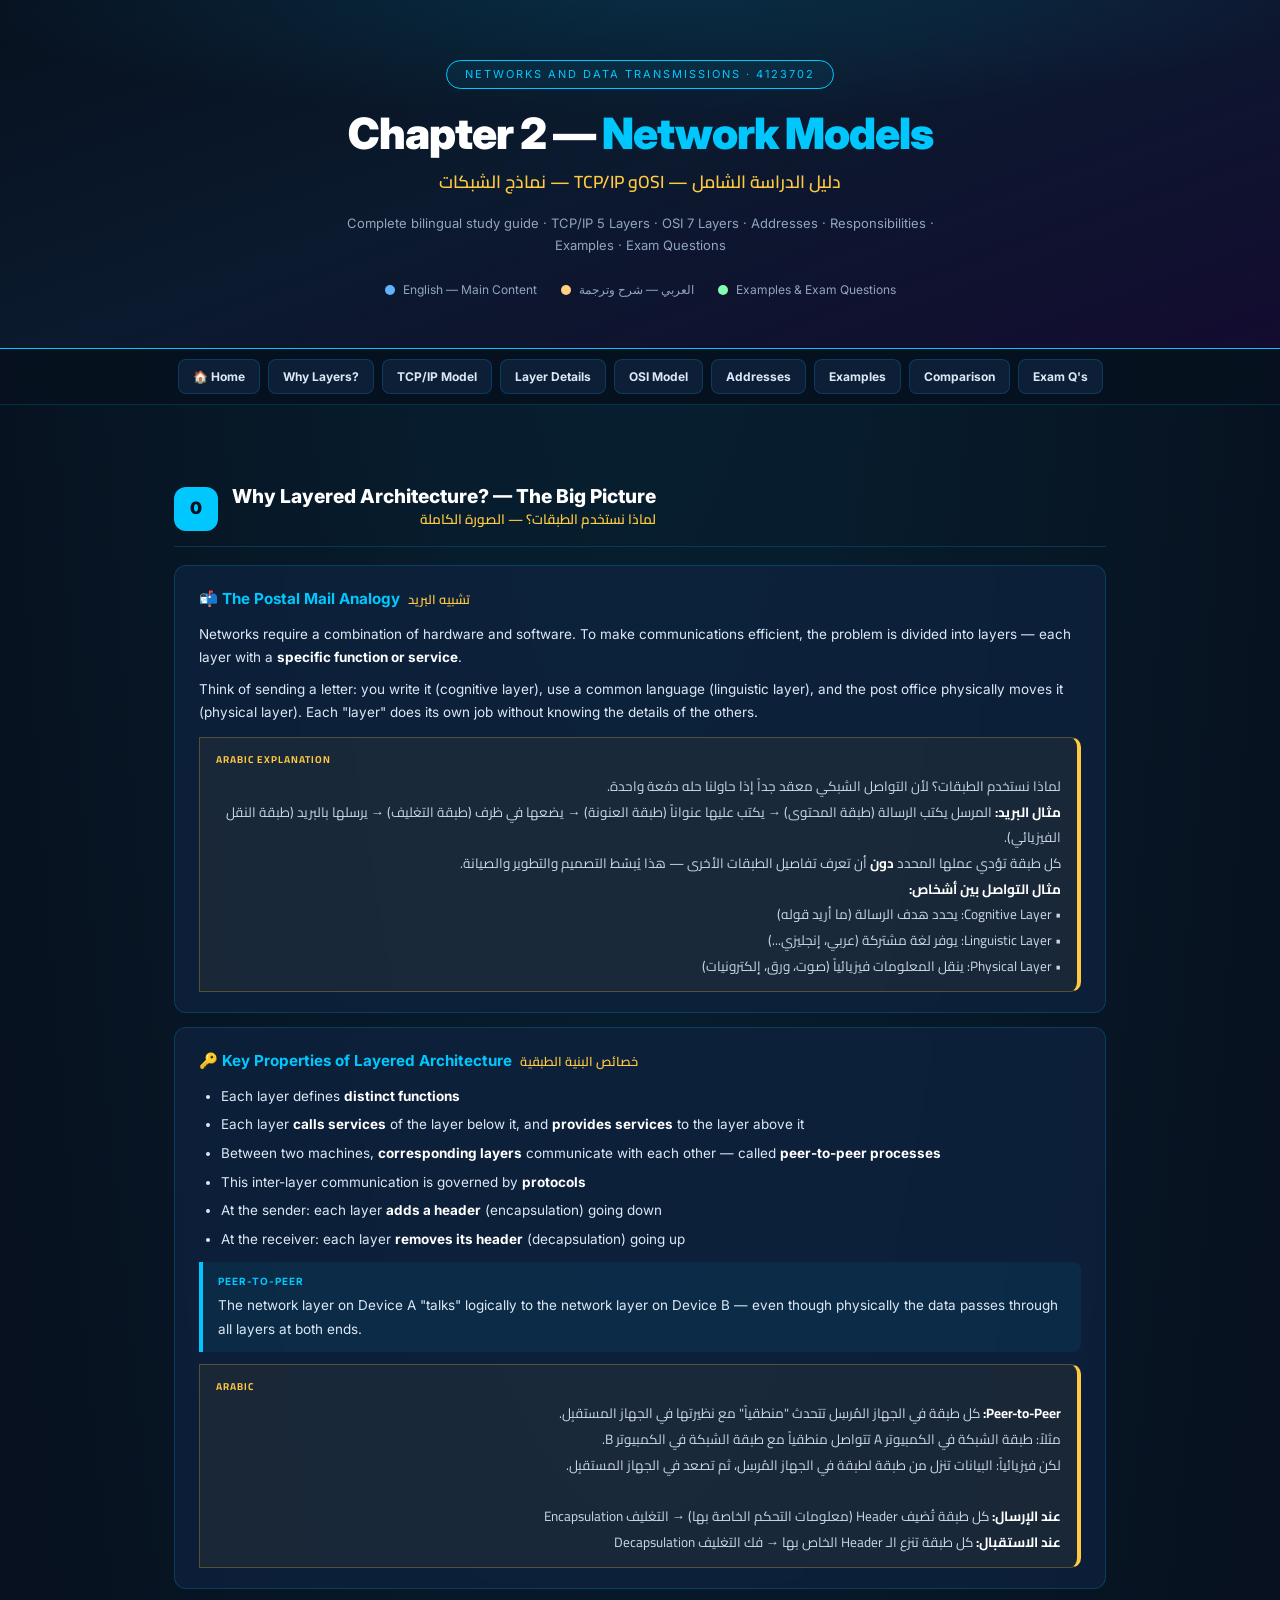
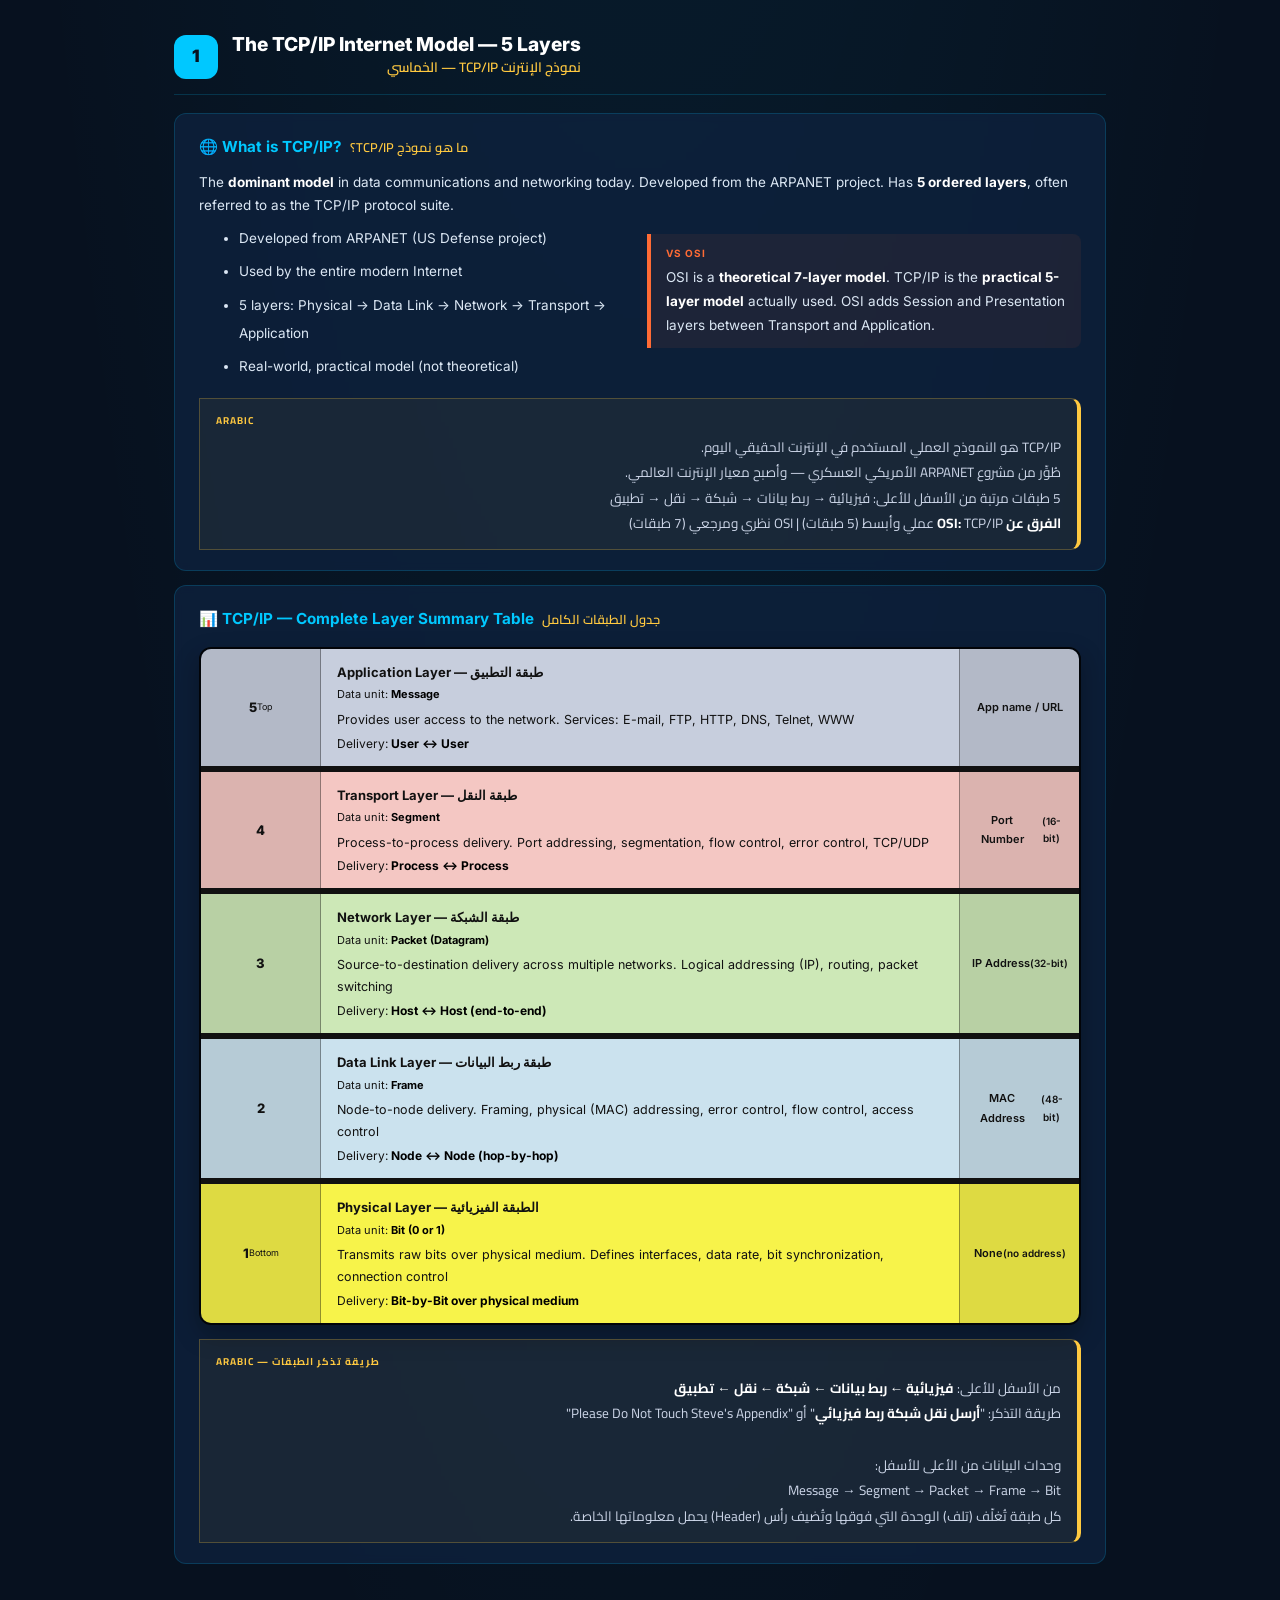
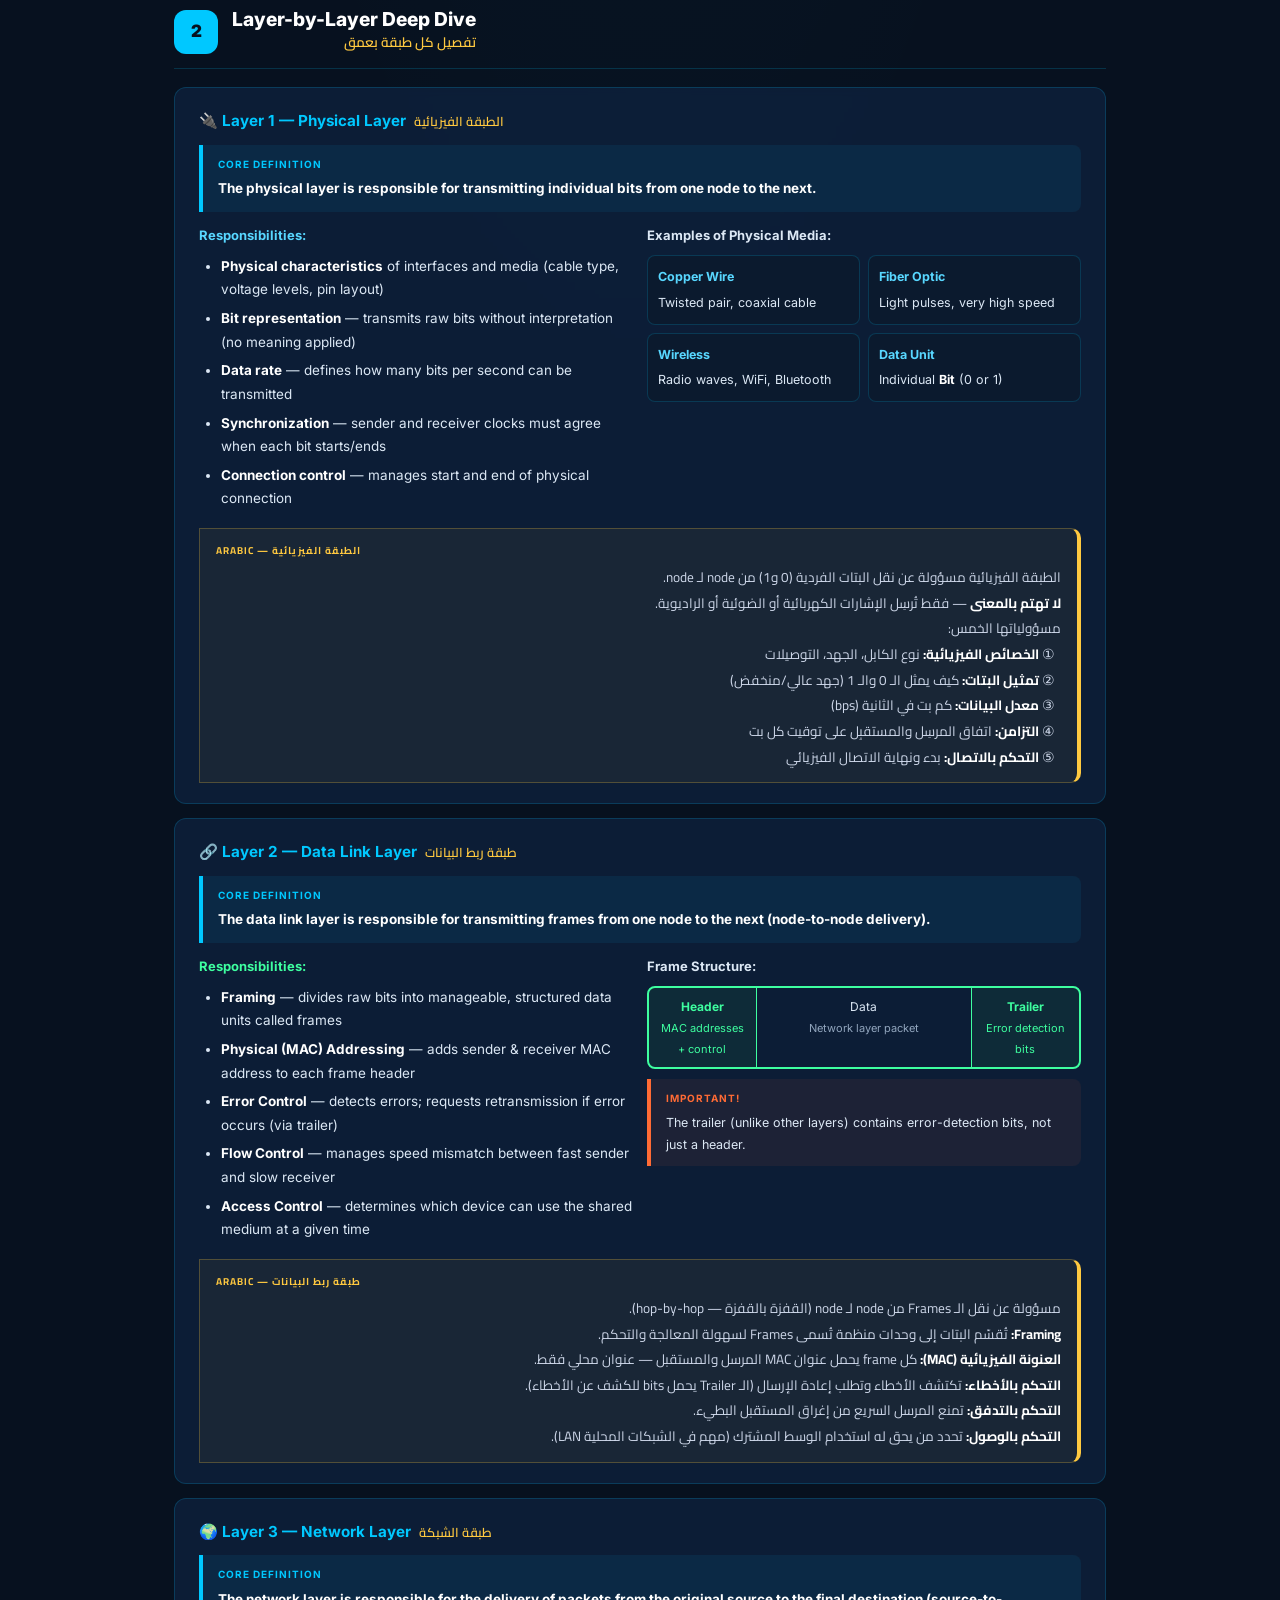
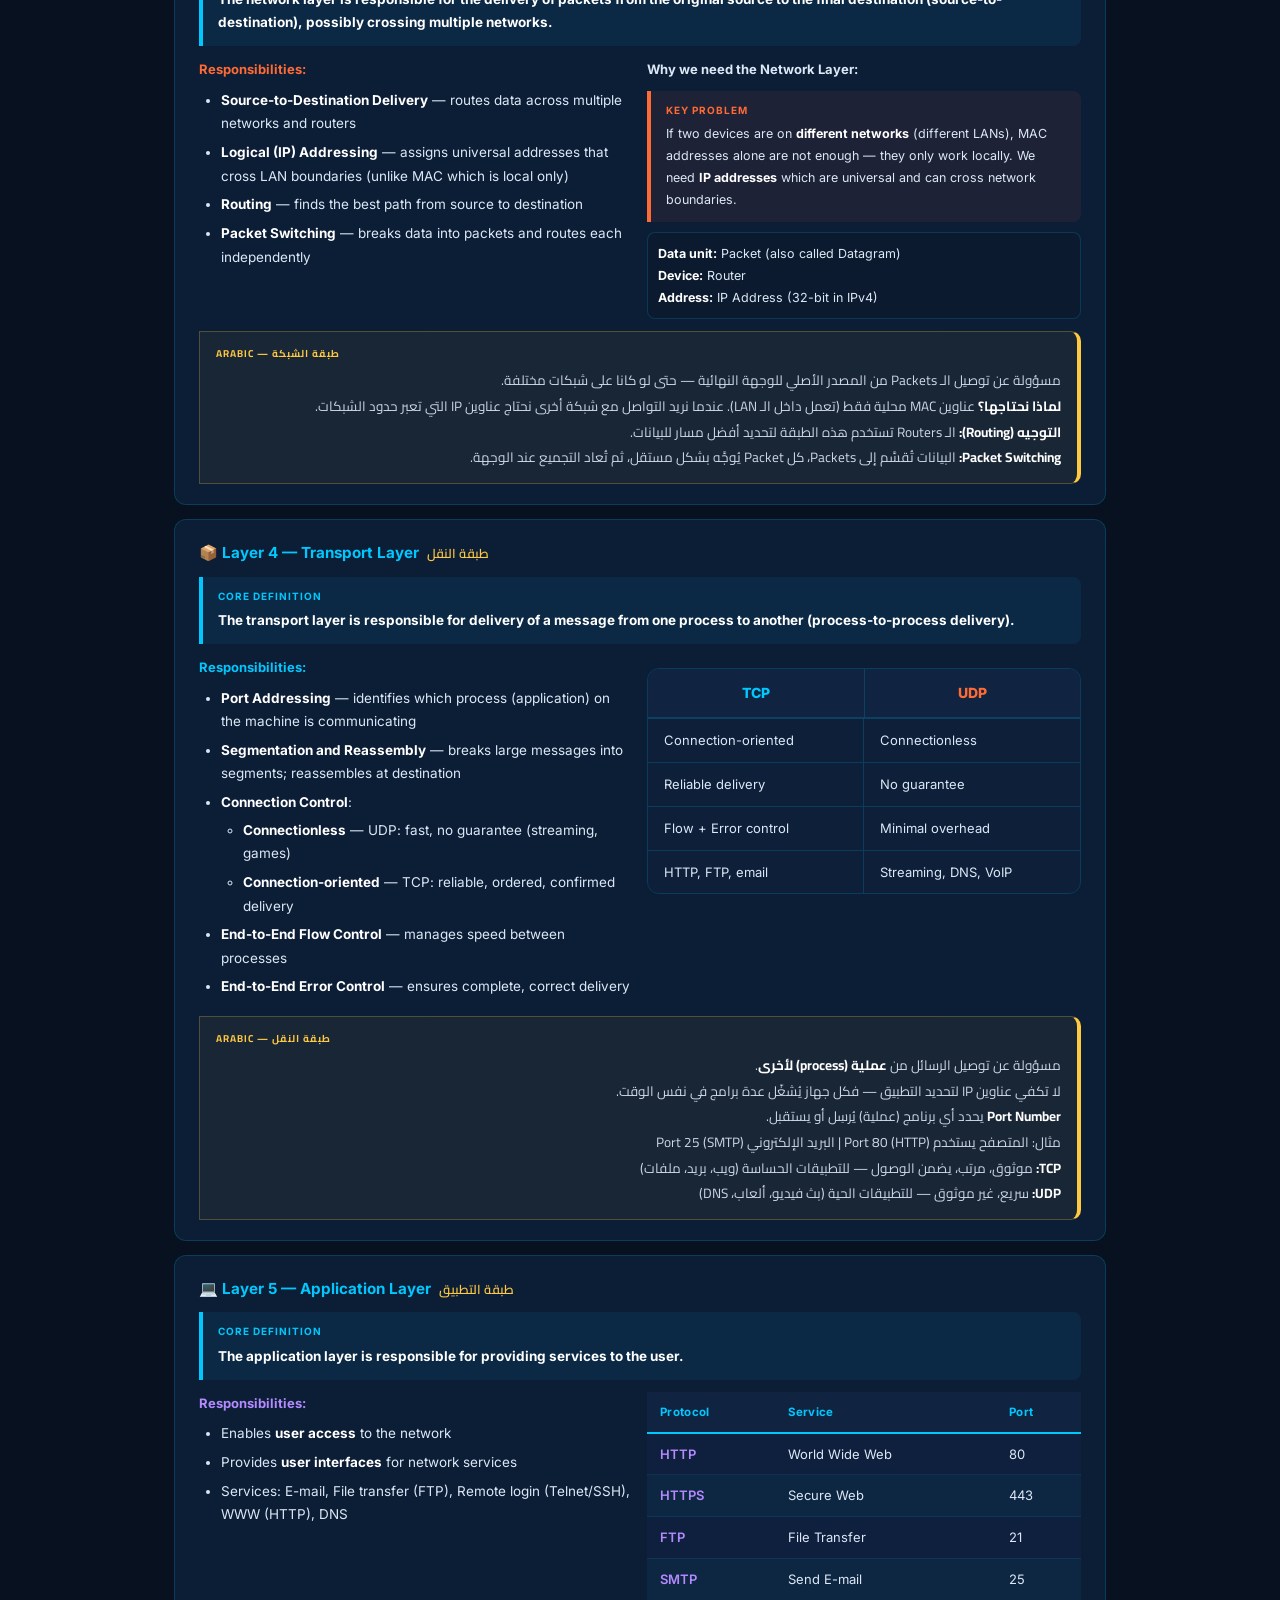
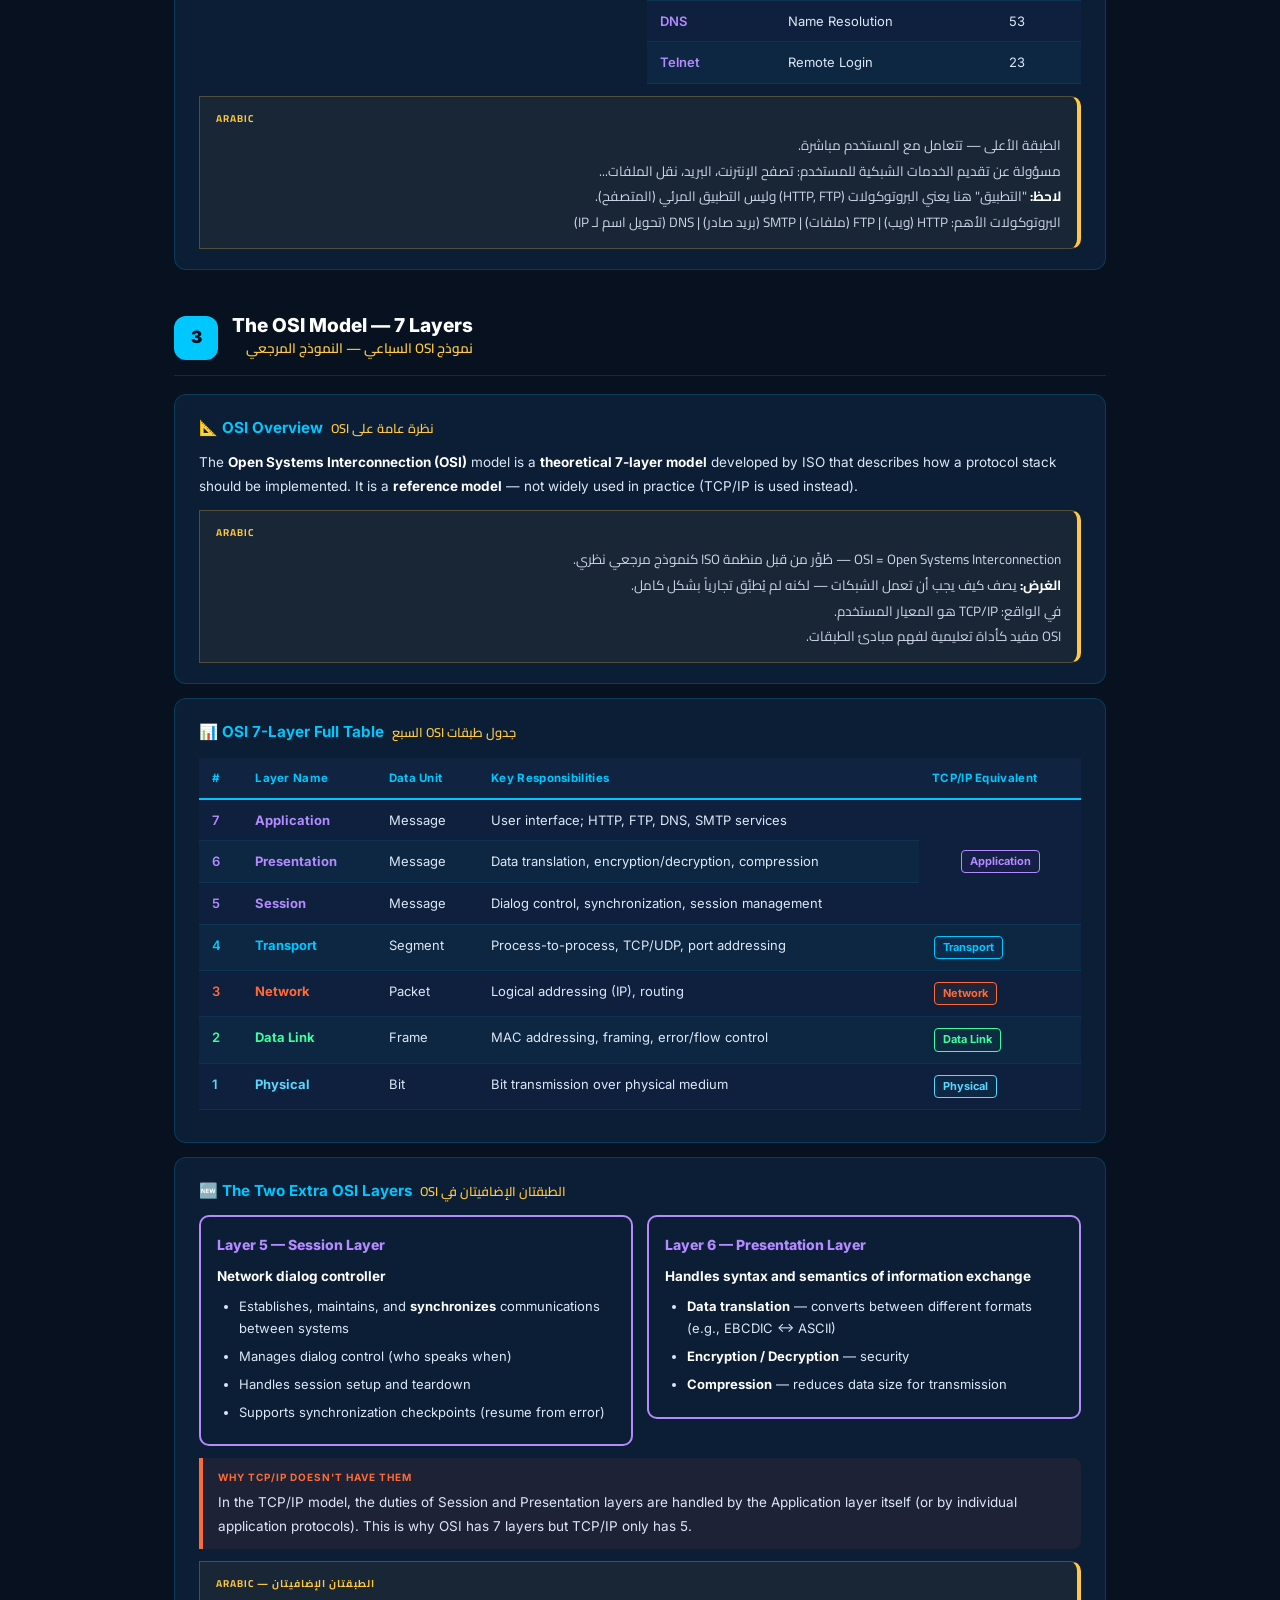
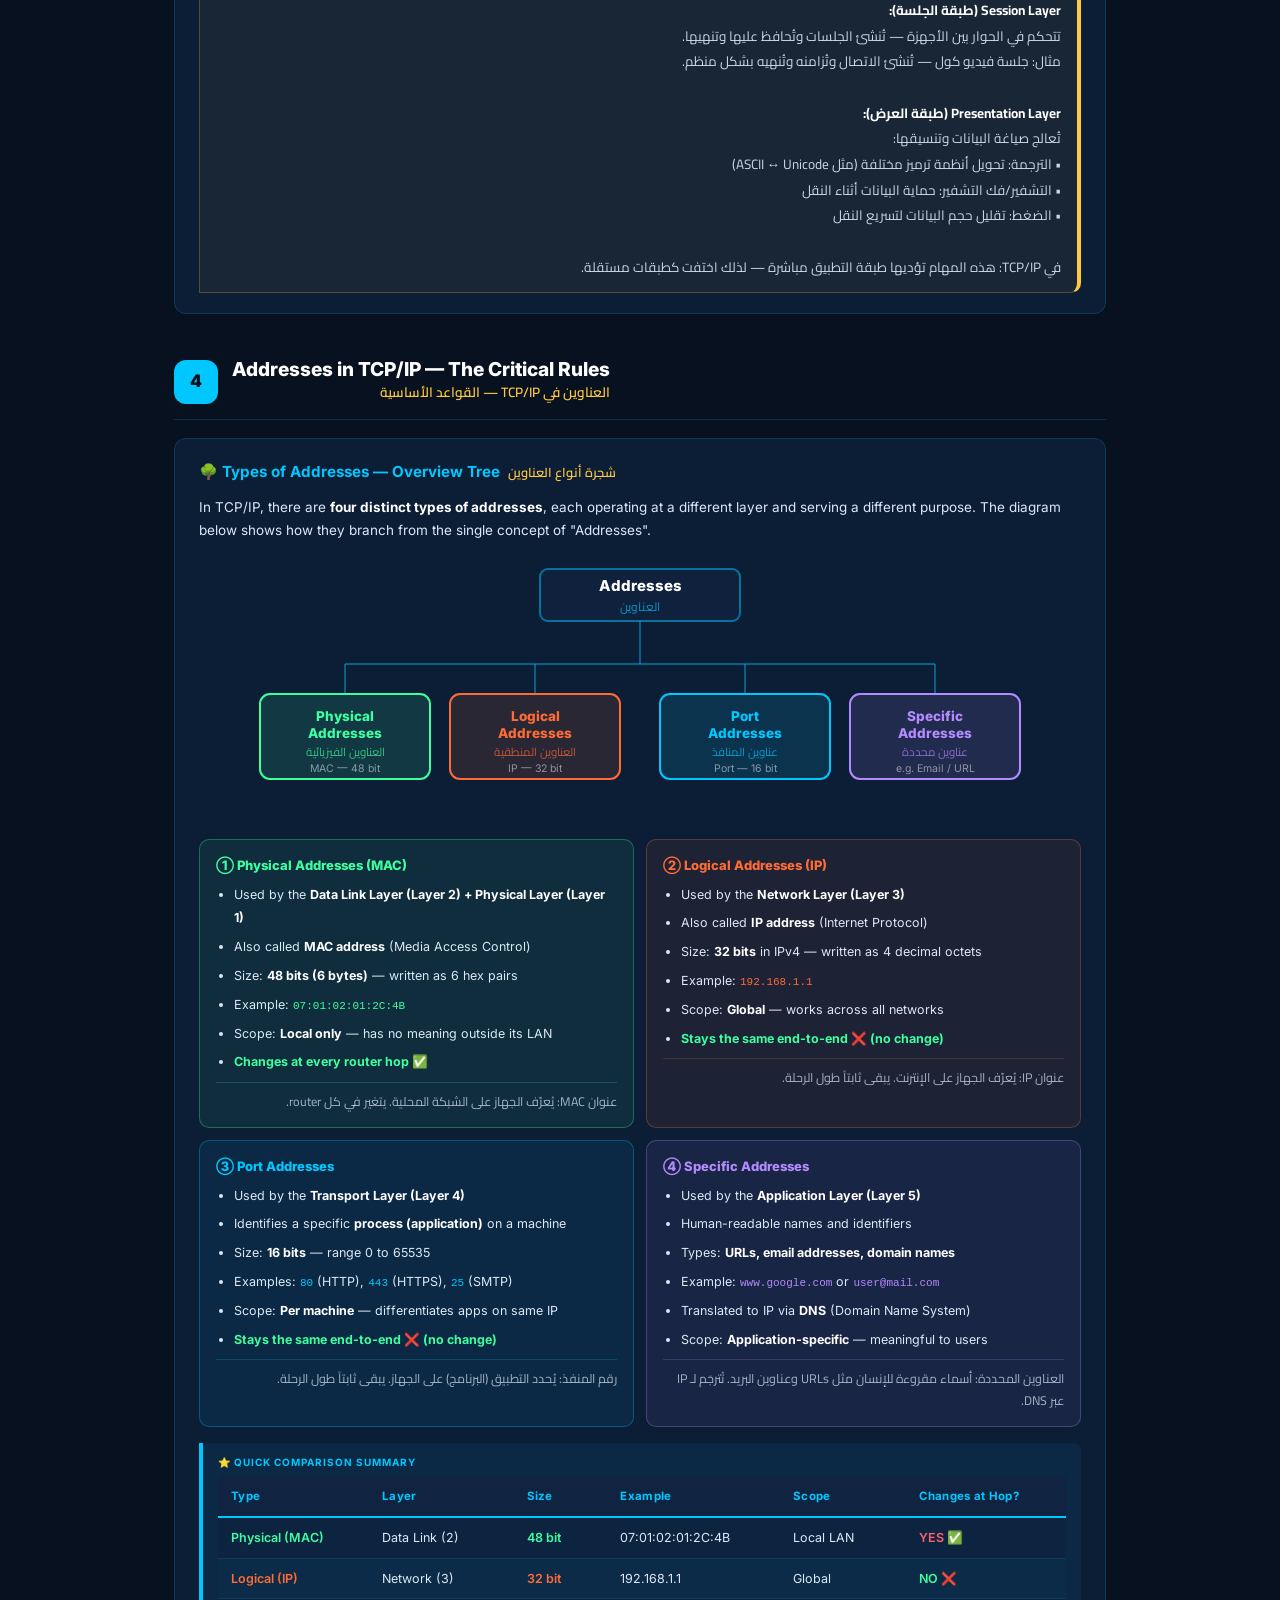
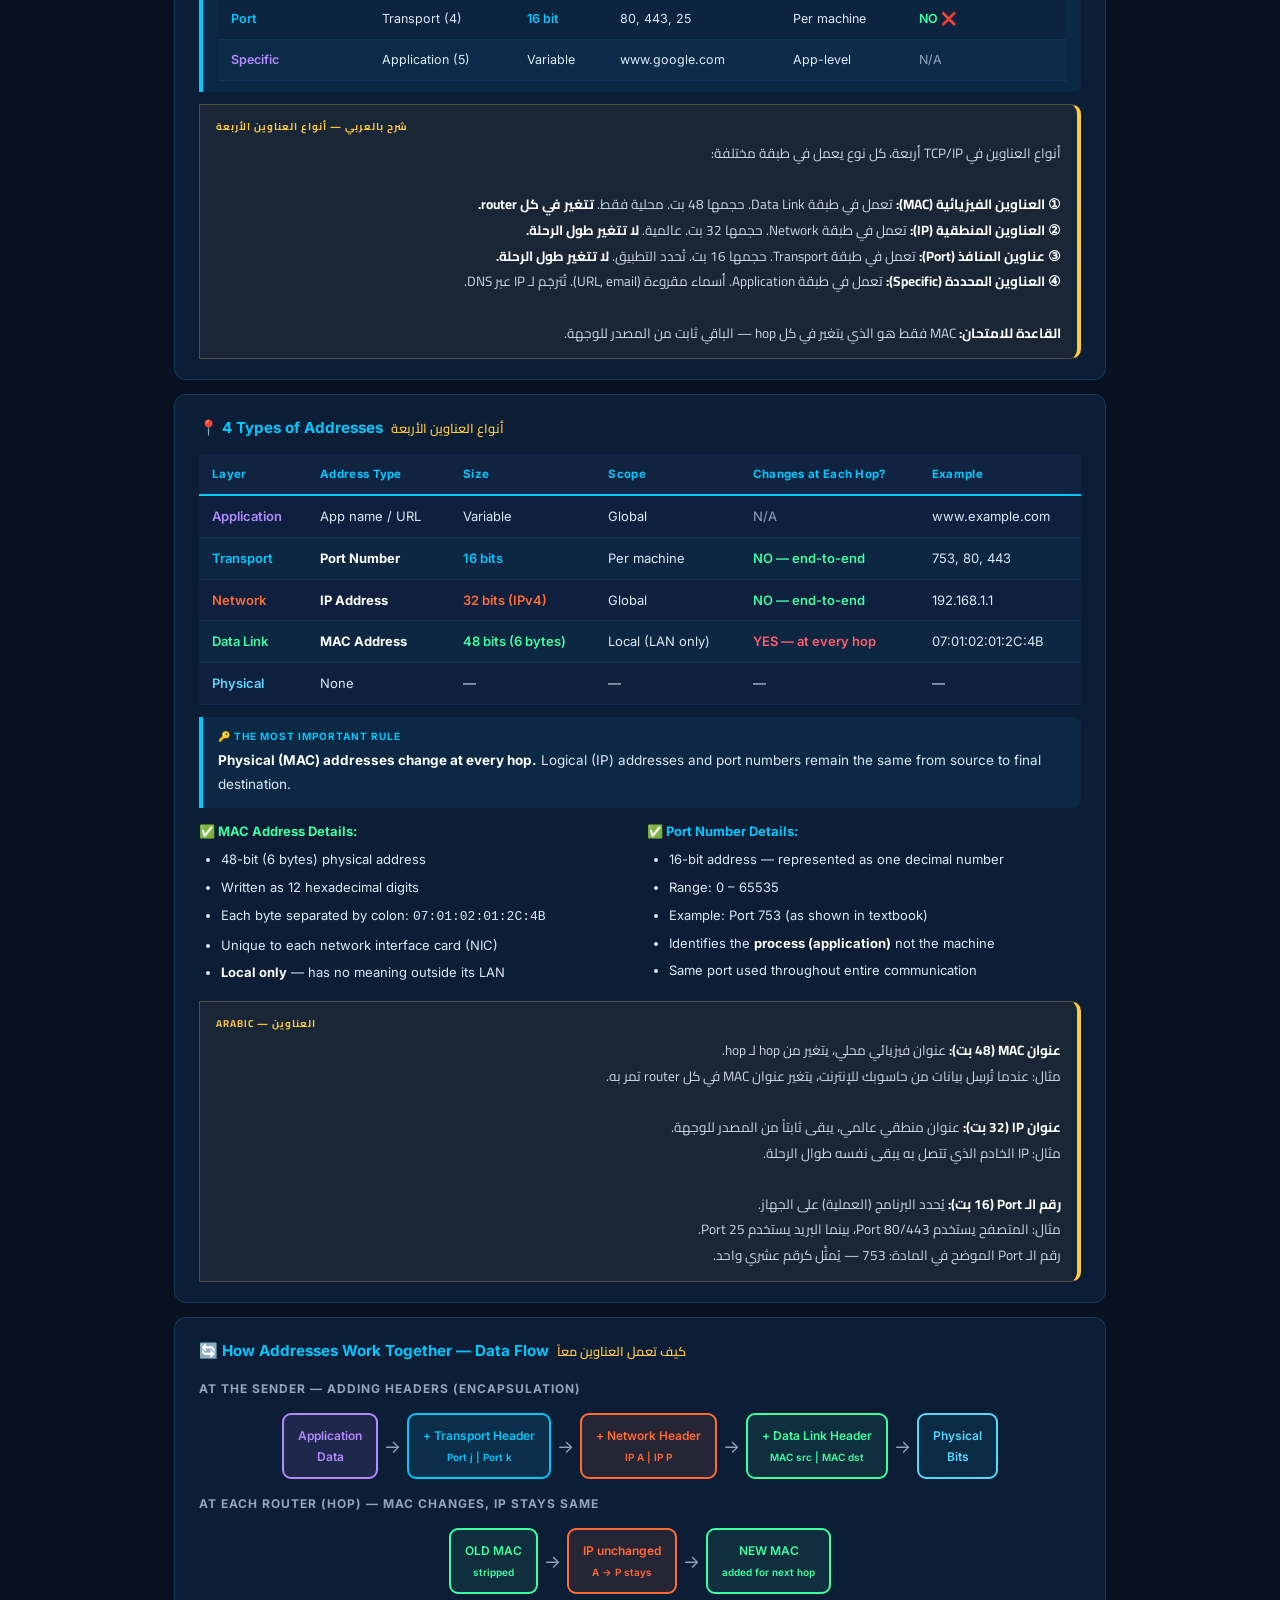
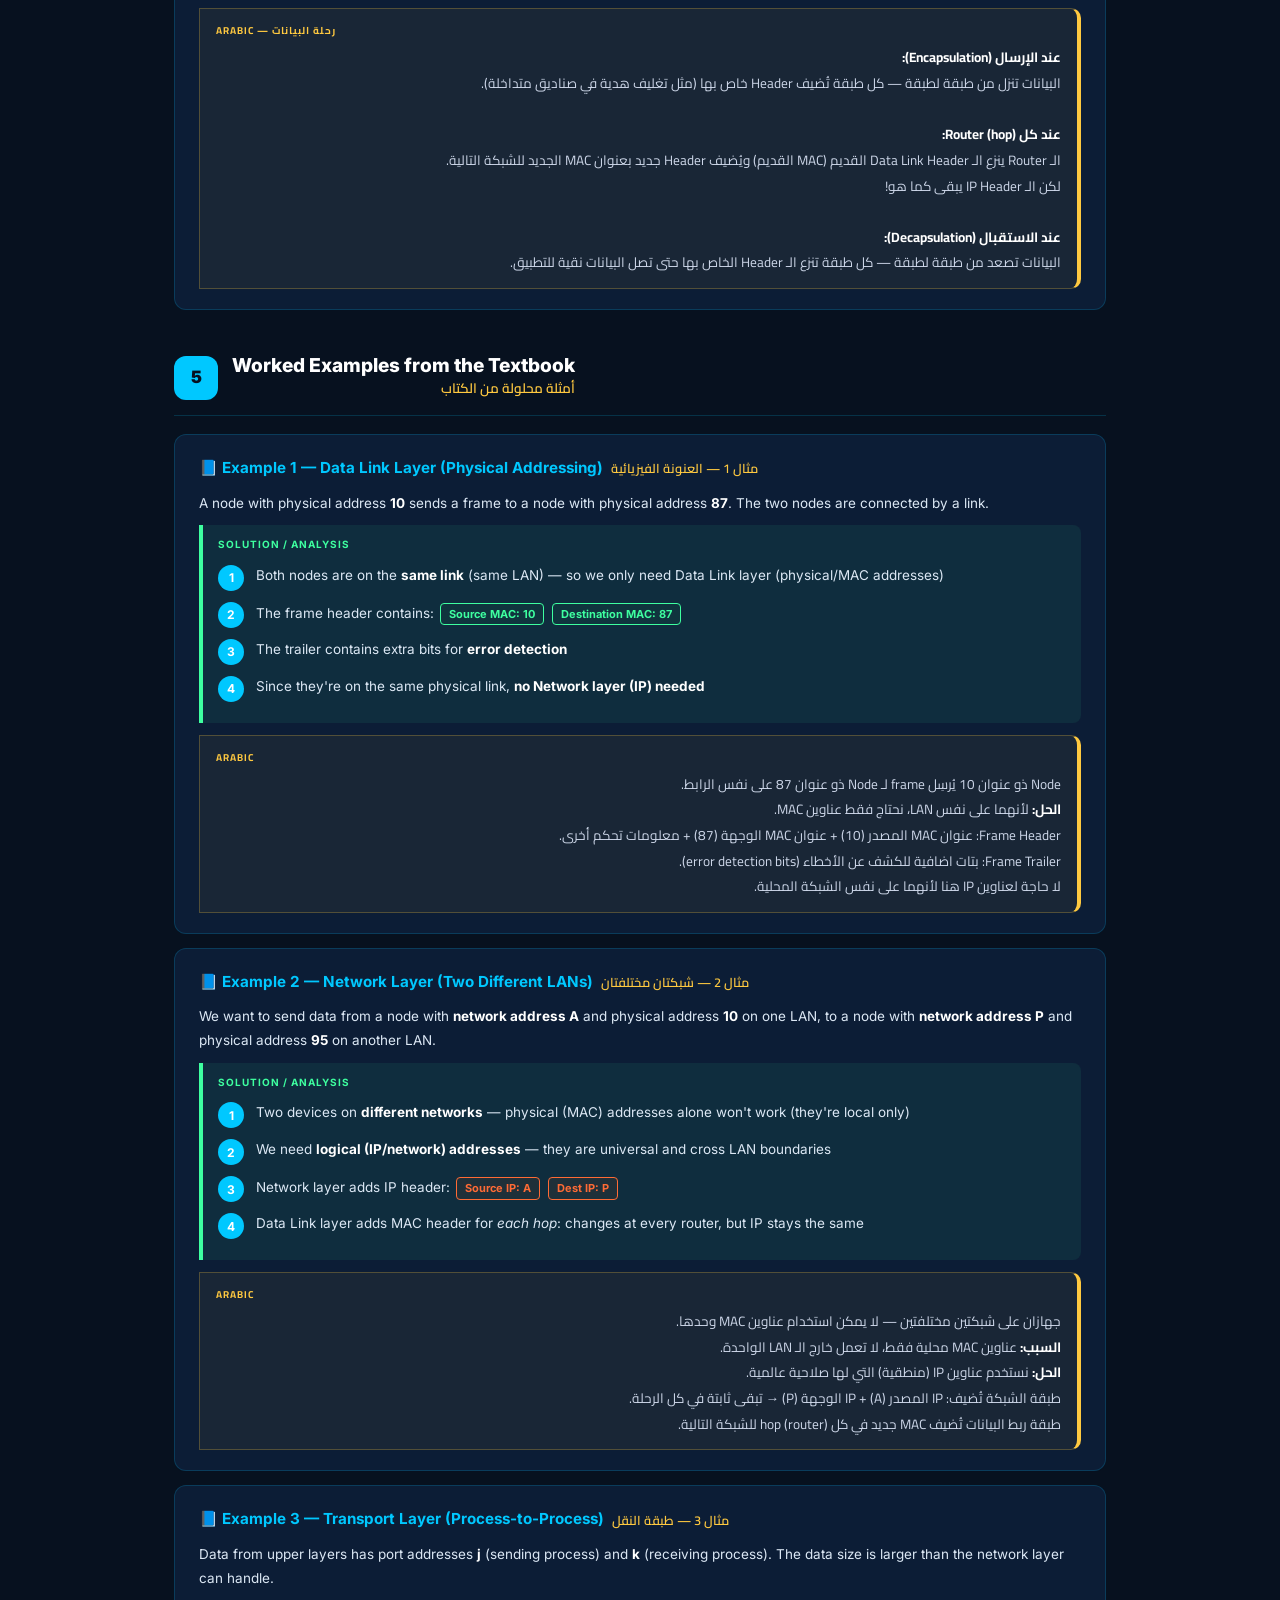
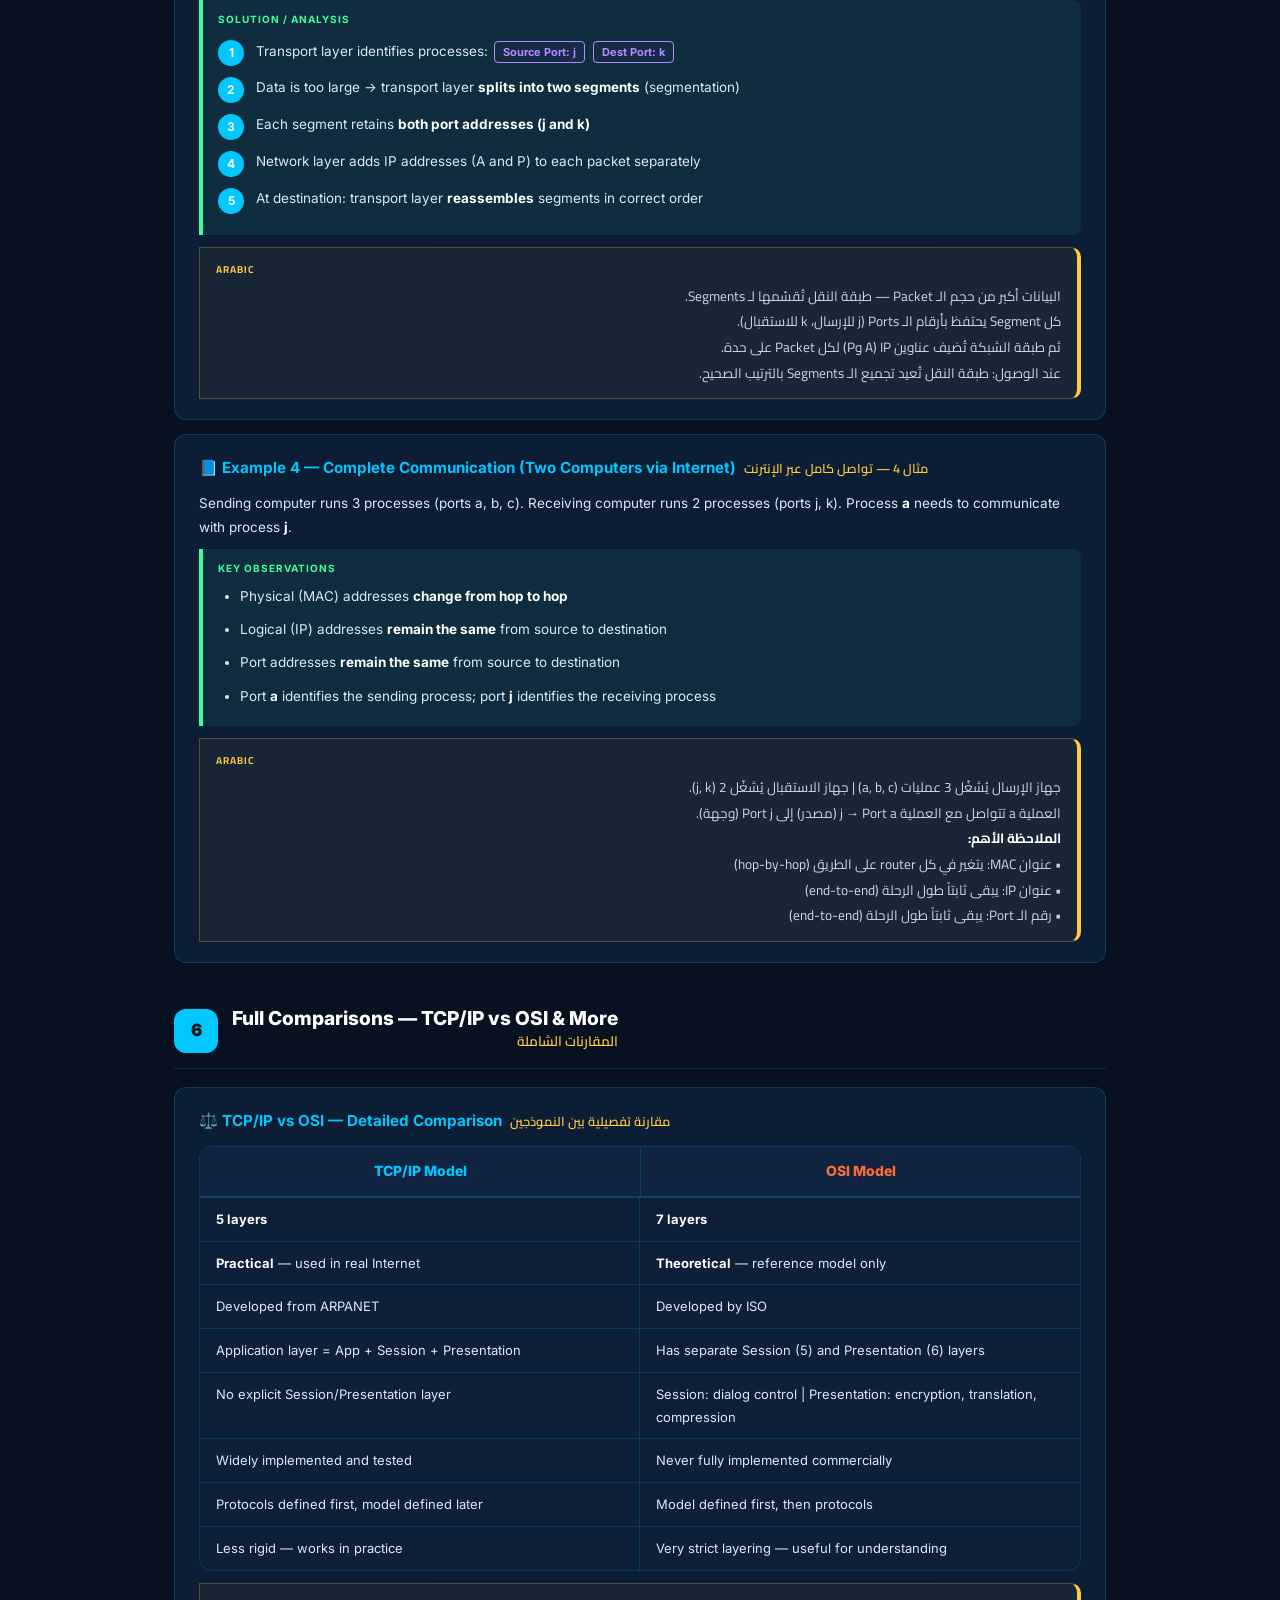
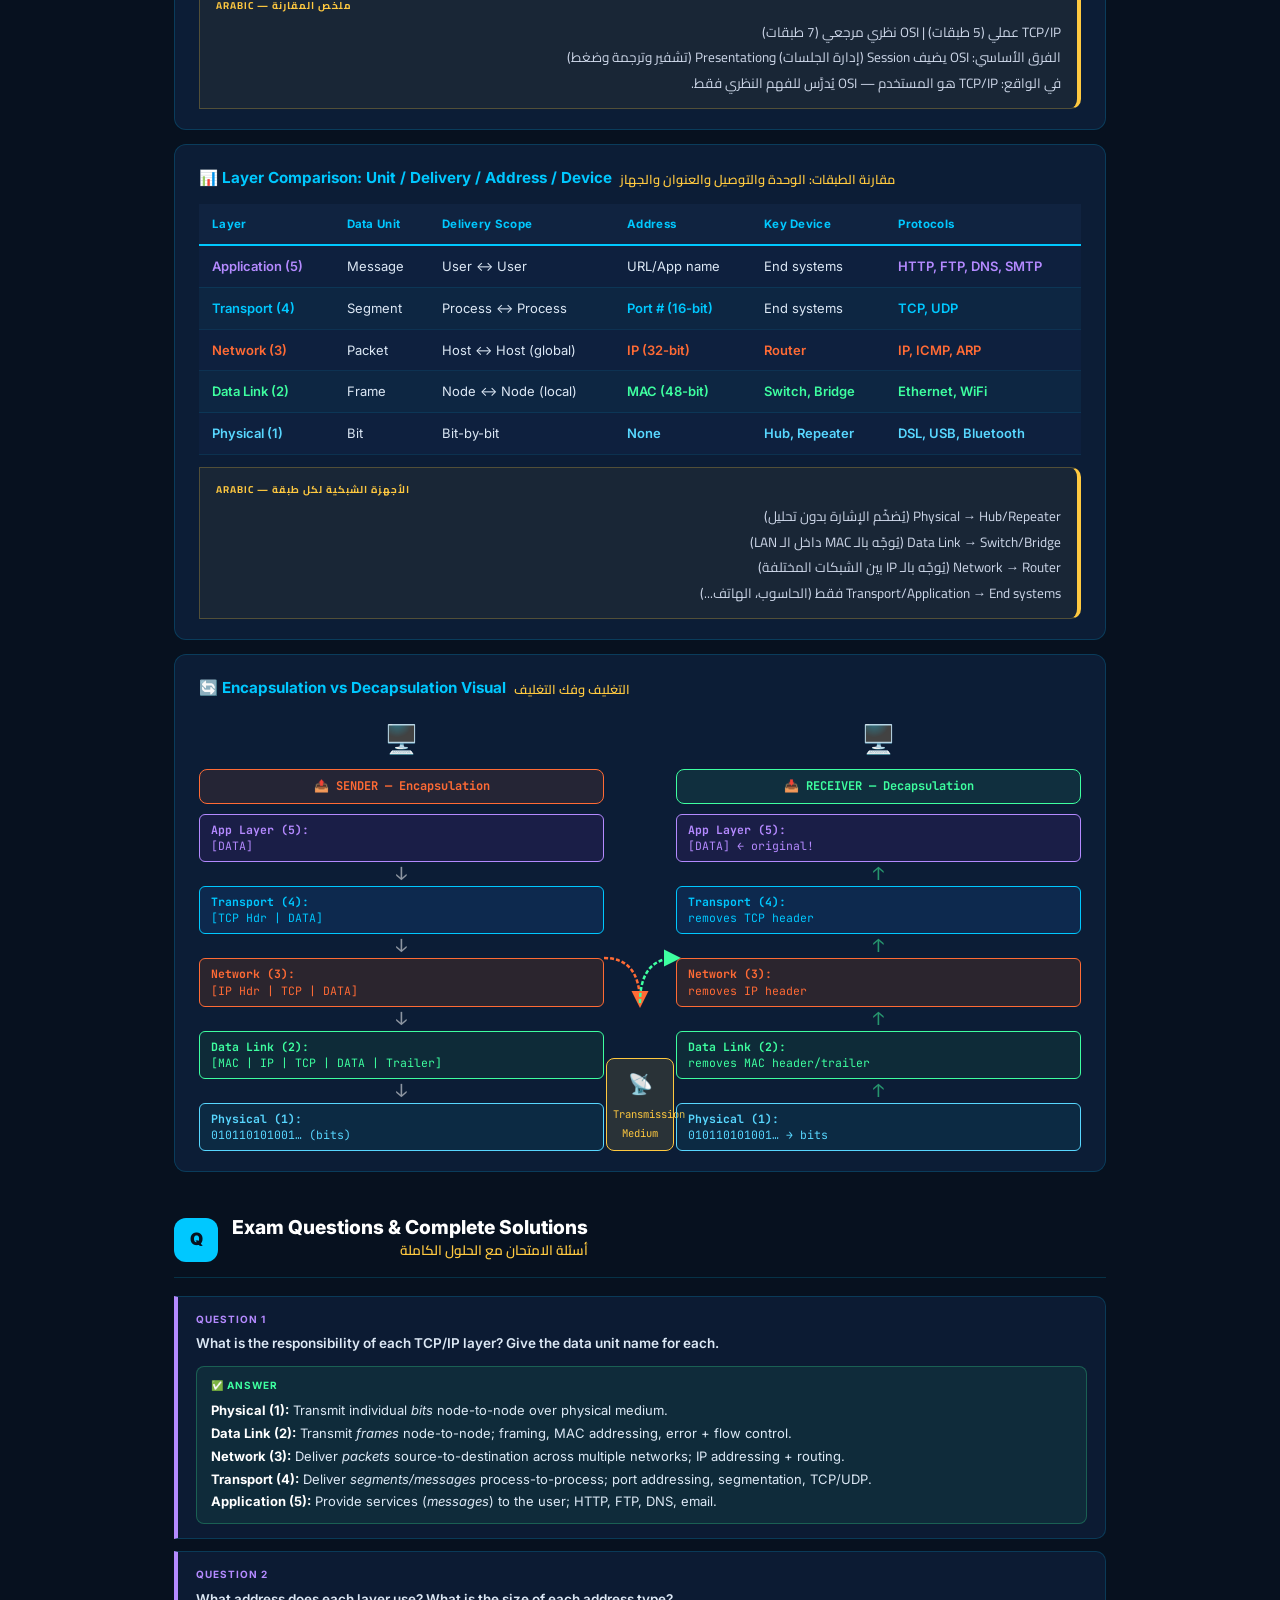
<file: chapter2.html>
<!DOCTYPE html>
<html lang="en" dir="ltr">

<head>
  <meta charset="UTF-8">
  <meta name="viewport" content="width=device-width, initial-scale=1.0">
  <title>Chapter 2 — Network Models | Networks and Data Transmissions</title>

  <link
    href="https://fonts.googleapis.com/css2?family=Cairo:wght@300;400;600;700;900&family=Inter:wght@300;400;500;600;700;900&family=JetBrains+Mono:wght@400;600&display=swap"
    rel="stylesheet">
  <link rel="stylesheet" href="responsive.css">
  <style>
    :root {
      --bg: #07111f;
      --deep: #0b1a2e;
      --mid: #102340;
      --card: rgba(16, 35, 64, .72);
      --border: rgba(0, 200, 255, .18);
      --accent: #00c8ff;
      --accent2: #ff6b35;
      --gold: #ffc940;
      --green: #3effa0;
      --red: #ff5f6d;
      --purple: #b48aff;
      --teal: #58d7ff;
      --text: #dce8f5;
      --muted: #91a5bd;
      --hi: rgba(0, 200, 255, .07);
      --ar-bg: rgba(255, 201, 64, .055);
      --ar-bdr: rgba(255, 201, 64, .25);
    }

    *,
    *::before,
    *::after {
      box-sizing: border-box;
      margin: 0;
      padding: 0
    }

    html {
      scroll-behavior: smooth
    }

    body {
      font-family: Inter, sans-serif;
      background: var(--bg);
      color: var(--text);
      font-size: 14px;
      line-height: 1.75
    }

    strong,
    b {
      color: inherit
    }

    /* HERO */
    .hero {
      background: linear-gradient(135deg, #0a2156 0%, #1a4a9e 55%, #0c3060 100%);
      padding: 60px 40px 48px;
      text-align: center;
      position: relative;
      overflow: hidden
    }

    .hero::after {
      content: '';
      position: absolute;
      inset: 0;
      background: radial-gradient(ellipse 70% 60% at 50% 0%, rgba(100, 180, 255, 0.18), transparent 70%);
      pointer-events: none
    }

    .hero .chip {
      display: inline-block;
      background: rgba(255, 255, 255, 0.12);
      border: 1px solid rgba(255, 255, 255, 0.25);
      border-radius: 20px;
      padding: 4px 18px;
      font-size: 11px;
      letter-spacing: 2px;
      text-transform: uppercase;
      color: #a8d0ff;
      margin-bottom: 20px
    }

    .hero h1 {
      font-size: 2.7rem;
      font-weight: 900;
      color: #fff;
      letter-spacing: -1px;
      line-height: 1.15;
      margin-bottom: 8px
    }

    .hero h1 span {
      color: #60b4ff
    }

    .hero .ar-title {
      font-family: Cairo, sans-serif;
      font-size: 1.1rem;
      color: #ffd080;
      font-weight: 600;
      margin-bottom: 14px
    }

    .hero p {
      color: rgba(255, 255, 255, 0.65);
      font-size: 13px;
      max-width: 600px;
      margin: 0 auto
    }

    .legend {
      display: flex;
      justify-content: center;
      gap: 24px;
      margin-top: 22px;
      flex-wrap: wrap
    }

    .legend-item {
      display: flex;
      align-items: center;
      gap: 8px;
      font-size: 12px;
      color: rgba(255, 255, 255, 0.7)
    }

    .legend-dot {
      width: 10px;
      height: 10px;
      border-radius: 50%
    }

    /* NAV */
    .top-nav {
      position: sticky;
      top: 0;
      z-index: 99;
      background: rgba(255, 255, 255, 0.95);
      backdrop-filter: blur(8px);
      border-bottom: 1px solid var(--border);
      padding: 10px 20px;
      display: flex;
      gap: 8px;
      justify-content: center;
      flex-wrap: wrap
    }

    .top-nav a {
      text-decoration: none;
      color: var(--muted);
      border: 1px solid var(--border);
      background: var(--deep);
      padding: 6px 14px;
      border-radius: 8px;
      font-size: 12px;
      font-weight: 600;
      transition: .2s
    }

    .top-nav a:hover,
    .top-nav a.active {
      color: #fff;
      background: var(--accent);
      border-color: var(--accent)
    }

    /* CONTAINER */
    .container {
      max-width: 980px;
      margin: 0 auto;
      padding: 36px 24px 70px
    }

    /* SECTION HEADER */
    .section-header {
      display: flex;
      align-items: flex-start;
      gap: 14px;
      margin: 44px 0 18px;
      padding-bottom: 14px;
      border-bottom: 2px solid var(--mid)
    }

    .sec-num {
      width: 44px;
      height: 44px;
      background: var(--accent);
      color: #fff;
      border-radius: 10px;
      display: flex;
      align-items: center;
      justify-content: center;
      font-weight: 900;
      font-size: 17px;
      flex-shrink: 0;
      margin-top: 2px
    }

    .sec-num.g {
      background: var(--green)
    }

    .sec-num.o {
      background: var(--accent2)
    }

    .sec-num.p {
      background: var(--purple)
    }

    .sec-title h2 {
      font-size: 1.2rem;
      font-weight: 800;
      color: var(--accent);
      line-height: 1.2
    }

    .sec-title .ar {
      font-family: Cairo, sans-serif;
      font-size: .85rem;
      color: var(--gold);
      font-weight: 600;
      direction: rtl
    }

    /* CARDS */
    .card {
      background: var(--card);
      border: 1px solid var(--border);
      border-radius: 12px;
      padding: 20px 24px;
      margin-bottom: 14px;
      box-shadow: 0 1px 3px rgba(0, 0, 0, .05)
    }

    .card-title {
      font-size: .95rem;
      font-weight: 700;
      color: var(--accent);
      margin-bottom: 10px;
      display: flex;
      align-items: center;
      gap: 8px;
      flex-wrap: wrap
    }

    .card-title .ar {
      font-family: Cairo, sans-serif;
      font-size: .8rem;
      color: var(--gold);
      font-weight: 600;
      direction: rtl
    }

    .card p {
      margin-bottom: 6px;
      font-size: 13.5px
    }

    .card ul,
    .card ol {
      padding-left: 22px;
      font-size: 13.5px
    }

    .card li {
      margin-bottom: 5px
    }

    /* AR BOX */
    .ar-box {
      background: var(--ar-bg);
      border: 1px solid var(--ar-bdr);
      border-right: 4px solid var(--gold);
      border-radius: 0 10px 10px 0;
      padding: 12px 16px;
      margin-top: 12px;
      direction: rtl;
      text-align: right;
      font-family: Cairo, sans-serif;
      font-size: 13.5px;
      color: #1a1a2e;
      line-height: 1.9
    }

    .ar-label {
      font-size: 10px;
      font-weight: 700;
      color: var(--gold);
      letter-spacing: 1px;
      text-transform: uppercase;
      margin-bottom: 5px;
      direction: ltr;
      text-align: left
    }

    /* HIGHLIGHT / NOTE */
    .highlight {
      background: rgba(26, 111, 212, 0.06);
      border-left: 4px solid var(--accent);
      border-radius: 0 8px 8px 0;
      padding: 11px 15px;
      margin: 10px 0;
      font-size: 13.5px
    }

    .hl-label {
      font-size: 10px;
      font-weight: 700;
      color: var(--accent);
      letter-spacing: 1px;
      text-transform: uppercase;
      margin-bottom: 4px
    }

    .note {
      background: rgba(217, 79, 0, 0.06);
      border-left: 4px solid var(--accent2);
      border-radius: 0 8px 8px 0;
      padding: 11px 15px;
      margin: 10px 0;
      font-size: 13.5px
    }

    .note-label {
      font-size: 10px;
      font-weight: 700;
      color: var(--accent2);
      letter-spacing: 1px;
      text-transform: uppercase;
      margin-bottom: 4px
    }

    .success {
      background: rgba(30, 122, 66, 0.06);
      border-left: 4px solid var(--green);
      border-radius: 0 8px 8px 0;
      padding: 11px 15px;
      margin: 10px 0;
      font-size: 13.5px
    }

    .success-label {
      font-size: 10px;
      font-weight: 700;
      color: var(--green);
      letter-spacing: 1px;
      text-transform: uppercase;
      margin-bottom: 4px
    }

    /* TABLES */
    .table-wrap {
      overflow-x: auto;
      margin: 12px 0
    }

    table {
      width: 100%;
      border-collapse: collapse;
      font-size: 13px
    }

    th {
      background: var(--mid);
      color: var(--accent);
      padding: 10px 13px;
      text-align: left;
      font-weight: 700;
      font-size: 11.5px;
      letter-spacing: .3px;
      border-bottom: 2px solid var(--accent)
    }

    td {
      padding: 9px 13px;
      border-bottom: 1px solid var(--border);
      vertical-align: top
    }

    tr:last-child td {
      border-bottom: none
    }

    tr:nth-child(even) td {
      background: #fafbfd
    }

    .tc {
      color: var(--teal);
      font-weight: 600
    }

    .gc {
      color: var(--green);
      font-weight: 600
    }

    .rc {
      color: var(--red);
      font-weight: 600
    }

    .bc {
      color: var(--accent);
      font-weight: 600
    }

    .pc {
      color: var(--purple);
      font-weight: 600
    }

    .oc {
      color: var(--accent2);
      font-weight: 600
    }

    .yc {
      color: var(--gold);
      font-weight: 600
    }

    /* TAGS */
    .tag {
      display: inline-block;
      border: 1px solid var(--accent);
      color: var(--accent);
      background: rgba(26, 111, 212, 0.08);
      border-radius: 4px;
      padding: 1px 8px;
      font-size: 11px;
      font-weight: 700;
      margin: 2px
    }

    .tag.o {
      border-color: var(--accent2);
      color: var(--accent2);
      background: rgba(217, 79, 0, 0.08)
    }

    .tag.g {
      border-color: var(--green);
      color: var(--green);
      background: rgba(30, 122, 66, 0.08)
    }

    .tag.p {
      border-color: var(--purple);
      color: var(--purple);
      background: rgba(107, 33, 168, 0.08)
    }

    .tag.y {
      border-color: var(--gold);
      color: var(--gold);
      background: rgba(168, 124, 0, 0.08)
    }

    .tag.t {
      border-color: var(--teal);
      color: var(--teal);
      background: rgba(14, 116, 144, 0.08)
    }

    /* GRID */
    .grid2 {
      display: grid;
      grid-template-columns: 1fr 1fr;
      gap: 14px
    }

    .grid3 {
      display: grid;
      grid-template-columns: 1fr 1fr 1fr;
      gap: 12px
    }

    @media(max-width:680px) {

      .grid2,
      .grid3 {
        grid-template-columns: 1fr
      }
    }

    /* FLOW */
    .flow {
      display: flex;
      align-items: center;
      justify-content: center;
      flex-wrap: wrap;
      gap: 0;
      margin: 14px 0;
      overflow-x: auto
    }

    .fbox {
      border: 2px solid var(--border);
      border-radius: 9px;
      padding: 10px 14px;
      font-size: 12.5px;
      font-weight: 600;
      text-align: center;
      background: var(--deep)
    }

    .fbox.a {
      border-color: var(--accent);
      color: var(--accent);
      background: rgba(26, 111, 212, 0.08)
    }

    .fbox.o {
      border-color: var(--accent2);
      color: var(--accent2);
      background: rgba(217, 79, 0, 0.08)
    }

    .fbox.p {
      border-color: var(--purple);
      color: var(--purple);
      background: rgba(107, 33, 168, 0.08)
    }

    .fbox.g {
      border-color: var(--green);
      color: var(--green);
      background: rgba(30, 122, 66, 0.08)
    }

    .fbox.t {
      border-color: var(--teal);
      color: var(--teal);
      background: rgba(14, 116, 144, 0.08)
    }

    .fbox.y {
      border-color: var(--gold);
      color: var(--gold);
      background: rgba(168, 124, 0, 0.08)
    }

    .arrow {
      color: var(--muted);
      font-size: 18px;
      padding: 0 6px
    }

    .arrow.d {
      display: block;
      text-align: center
    }

    /* LAYER STACK VISUAL */
    .layer-stack {
      border: 2px solid var(--border);
      border-radius: 12px;
      overflow: hidden;
      margin: 14px 0
    }

    .layer-row {
      display: grid;
      grid-template-columns: 120px 1fr 120px;
      align-items: stretch;
      border-bottom: 1px solid var(--border)
    }

    .layer-row:last-child {
      border-bottom: none
    }

    .lr-num {
      background: var(--mid);
      padding: 12px 10px;
      text-align: center;
      font-weight: 800;
      font-size: 13px;
      display: flex;
      align-items: center;
      justify-content: center;
      border-right: 1px solid var(--border)
    }

    .lr-body {
      padding: 12px 16px
    }

    .lr-name {
      font-weight: 700;
      font-size: 13px;
      margin-bottom: 2px
    }

    .lr-unit {
      font-size: 11px;
      color: var(--muted)
    }

    .lr-addr {
      background: var(--mid);
      padding: 12px 10px;
      text-align: center;
      font-size: 11px;
      font-weight: 600;
      display: flex;
      align-items: center;
      justify-content: center;
      border-left: 1px solid var(--border);
      color: var(--muted)
    }

    .lr-app {
      background: rgba(107, 33, 168, 0.08);
      border-color: var(--purple)
    }

    .lr-trn {
      background: rgba(26, 111, 212, 0.08)
    }

    .lr-net {
      background: rgba(217, 79, 0, 0.08)
    }

    .lr-dll {
      background: rgba(30, 122, 66, 0.08)
    }

    .lr-phy {
      background: rgba(14, 116, 144, 0.08)
    }

    /* COMPARE */
    .compare-wrap {
      border: 1px solid var(--border);
      border-radius: 12px;
      overflow: hidden;
      margin: 12px 0
    }

    .compare-head {
      display: grid;
      grid-template-columns: 1fr 1fr;
      background: var(--mid);
      border-bottom: 2px solid var(--border)
    }

    .ch-cell {
      padding: 12px 18px;
      font-weight: 800;
      text-align: center;
      font-size: 14px
    }

    .ch-cell.tcp {
      color: var(--accent)
    }

    .ch-cell.osi {
      color: var(--accent2);
      border-left: 1px solid var(--border)
    }

    .compare-row {
      display: grid;
      grid-template-columns: 1fr 1fr;
      border-bottom: 1px solid var(--border)
    }

    .compare-row:last-child {
      border-bottom: none
    }

    .cc {
      padding: 10px 16px;
      font-size: 13px
    }

    .cc.tcp-c {
      background: rgba(26, 111, 212, 0.03);
      border-right: 1px solid var(--border)
    }

    .cc.osi-c {
      background: rgba(217, 79, 0, 0.03)
    }

    /* STEPS */
    .steps {
      margin: 10px 0
    }

    .step {
      display: flex;
      gap: 12px;
      margin-bottom: 10px;
      align-items: flex-start
    }

    .step-num {
      width: 26px;
      height: 26px;
      background: var(--accent);
      color: #fff;
      border-radius: 50%;
      display: flex;
      align-items: center;
      justify-content: center;
      font-size: 12px;
      font-weight: 700;
      flex-shrink: 0;
      margin-top: 1px
    }

    .step-body {
      font-size: 13.5px;
      line-height: 1.7
    }

    /* Q ITEMS */
    .q-item {
      background: var(--deep);
      border: 1px solid var(--border);
      border-left: 4px solid var(--purple);
      border-radius: 0 10px 10px 0;
      padding: 14px 18px;
      margin-bottom: 12px
    }

    .q-num {
      font-size: 10px;
      font-weight: 700;
      text-transform: uppercase;
      letter-spacing: 1px;
      color: var(--purple);
      margin-bottom: 4px
    }

    .q-text {
      font-size: 13.5px;
      font-weight: 600;
      margin-bottom: 6px
    }

    .answer-box {
      background: rgba(30, 122, 66, 0.06);
      border: 1px solid rgba(30, 122, 66, 0.2);
      border-radius: 8px;
      padding: 10px 14px;
      margin-top: 10px;
      font-size: 13px
    }

    .ans-label {
      font-size: 10px;
      font-weight: 700;
      text-transform: uppercase;
      letter-spacing: 1px;
      color: var(--green);
      margin-bottom: 5px
    }

    /* FINAL */
    hr.div {
      border: none;
      height: 1px;
      background: linear-gradient(90deg, transparent, var(--border), transparent);
      margin: 44px 0
    }

    .final {
      background: #eef3fc;
      border: 2px solid var(--accent);
      border-radius: 14px;
      padding: 28px;
      margin-top: 48px
    }

    .final h2 {
      font-size: 1.15rem;
      font-weight: 800;
      color: var(--accent);
      margin-bottom: 14px
    }

    /* PRINT */
    @media print {
      .hero {
        padding: 28px 20px
      }

      .container {
        padding: 12px 14px 40px
      }

      .card {
        break-inside: avoid;
        box-shadow: none
      }

      .top-nav {
        display: none
      }

      * {
        -webkit-print-color-adjust: exact;
        print-color-adjust: exact
      }
    }
  </style>

  <style>
    /* ===== FINAL CONSISTENT CHAPTER 1 THEME OVERRIDES ===== */
    html {
      scroll-behavior: smooth
    }

    body {
      background:
        radial-gradient(ellipse 80% 35% at 50% -5%, rgba(0, 200, 255, .10), transparent 70%),
        var(--bg) !important;
      color: var(--text) !important;
    }

    strong,
    b {
      color: #ffffff
    }

    .hero {
      background: linear-gradient(160deg, #07111f 0%, #0b1a2e 45%, #130c30 100%) !important;
      border-bottom: 1px solid var(--accent) !important;
    }

    .hero::after {
      background: radial-gradient(ellipse 80% 55% at 50% -5%, rgba(0, 200, 255, .13), transparent 70%) !important;
    }

    .hero .chip {
      border: 1px solid var(--accent) !important;
      color: var(--accent) !important;
      background: rgba(0, 200, 255, .06) !important;
    }

    .hero h1 span {
      color: var(--accent) !important
    }

    .hero .ar-title {
      color: var(--gold) !important
    }

    .hero p,
    .legend-item {
      color: var(--muted) !important
    }

    .top-nav {
      background: rgba(7, 17, 31, .95) !important;
      border-bottom: 1px solid var(--border) !important;
      backdrop-filter: blur(10px) !important;
    }

    .top-nav a {
      background: rgba(16, 35, 64, .75) !important;
      border: 1px solid var(--border) !important;
      color: var(--text) !important;
      font-weight: 700 !important;
    }

    .top-nav a:hover,
    .top-nav a.active {
      background: var(--accent) !important;
      border-color: var(--accent) !important;
      color: #07111f !important;
    }

    .section-header {
      border-bottom: 1px solid rgba(0, 200, 255, .18) !important
    }

    .sec-num {
      background: var(--accent) !important;
      color: #07111f !important;
      border-radius: 12px !important;
    }

    .sec-title h2 {
      color: #ffffff !important
    }

    .sec-title .ar {
      color: var(--gold) !important
    }

    .card {
      background: var(--card) !important;
      border: 1px solid var(--border) !important;
      color: var(--text) !important;
      box-shadow: none !important;
      backdrop-filter: blur(4px) !important;
    }

    .card-title {
      color: var(--accent) !important
    }

    .card-title .ar {
      color: var(--gold) !important
    }

    .card p,
    .card li,
    td {
      color: var(--text)
    }

    .ar-box {
      background: var(--ar-bg) !important;
      border: 1px solid var(--ar-bdr) !important;
      border-right: 4px solid var(--gold) !important;
      color: #ccd6e8 !important;
    }

    .ar-label {
      color: var(--gold) !important
    }

    .highlight {
      background: var(--hi) !important;
      border-left: 4px solid var(--accent) !important;
      color: var(--text) !important;
    }

    .hl-label {
      color: var(--accent) !important
    }

    .note {
      background: rgba(255, 107, 53, .07) !important;
      border-left: 4px solid var(--accent2) !important;
      color: var(--text) !important;
    }

    .note-label {
      color: var(--accent2) !important
    }

    .success {
      background: rgba(62, 255, 160, .07) !important;
      border-left: 4px solid var(--green) !important;
      color: var(--text) !important;
    }

    .success-label {
      color: var(--green) !important
    }

    table {
      background: rgba(16, 35, 64, .55) !important
    }

    th {
      background: var(--mid) !important;
      color: var(--accent) !important;
      border-bottom: 2px solid var(--accent) !important;
    }

    td {
      background: rgba(16, 35, 64, .42) !important;
      border-bottom: 1px solid rgba(0, 200, 255, .10) !important;
    }

    tr:nth-child(even) td {
      background: rgba(0, 200, 255, .035) !important
    }

    tr:hover td {
      background: rgba(0, 200, 255, .07) !important
    }

    .layer-stack {
      border: 2px solid rgba(0, 0, 0, .85) !important;
      border-radius: 12px !important;
      box-shadow: 0 10px 24px rgba(0, 0, 0, .28) !important;
    }

    .layer-row {
      border-bottom: 6px solid rgba(0, 0, 0, .85) !important;
      grid-template-columns: 120px 1fr 120px !important;
    }

    .layer-row:last-child {
      border-bottom: none !important
    }

    .lr-num,
    .lr-addr {
      background: rgba(0, 0, 0, .10) !important;
      border-color: rgba(0, 0, 0, .35) !important;
      color: #111 !important;
    }

    .lr-body,
    .lr-body *,
    .lr-name,
    .lr-unit {
      color: #111 !important;
    }

    .lr-body strong,
    .lr-unit strong {
      color: #000 !important;
      font-weight: 700;
    }

    .lr-body span,
    .lr-body small,
    .lr-body em {
      color: #222 !important;
    }

    /* TCP/IP 5-layer stack colors based on requested visual harmony */
    .lr-app {
      background: #c7cedd !important;
      border-color: #111 !important
    }

    .lr-trn {
      background: #f4c7c3 !important;
      border-color: #111 !important
    }

    .lr-net {
      background: #cde8b7 !important;
      border-color: #111 !important
    }

    .lr-dll {
      background: #cbe2ee !important;
      border-color: #111 !important
    }

    .lr-phy {
      background: #f7f34a !important;
      border-color: #111 !important
    }

    /* OSI table row colors matching the image */
    #osi table tbody tr:nth-child(1) td {
      background: #c7cedd !important;
      color: #111 !important
    }

    #osi table tbody tr:nth-child(2) td {
      background: #ffffff !important;
      color: #111 !important
    }

    #osi table tbody tr:nth-child(3) td {
      background: #ffffff !important;
      color: #111 !important
    }

    #osi table tbody tr:nth-child(4) td {
      background: #f4c7c3 !important;
      color: #111 !important
    }

    #osi table tbody tr:nth-child(5) td {
      background: #cde8b7 !important;
      color: #111 !important
    }

    #osi table tbody tr:nth-child(6) td {
      background: #cbe2ee !important;
      color: #111 !important
    }

    #osi table tbody tr:nth-child(7) td {
      background: #f7f34a !important;
      color: #111 !important
    }

    #osi table tbody td strong {
      color: #111 !important
    }

    #osi .tag {
      color: #111 !important;
      border-color: rgba(0, 0, 0, .45) !important;
      background: rgba(255, 255, 255, .25) !important
    }

    .fbox {
      background: rgba(16, 35, 64, .75) !important;
      border-color: var(--border) !important;
      color: var(--text) !important;
    }

    .fbox.a {
      border-color: var(--accent) !important;
      color: var(--accent) !important;
      background: rgba(0, 200, 255, .10) !important
    }

    .fbox.o {
      border-color: var(--accent2) !important;
      color: var(--accent2) !important;
      background: rgba(255, 107, 53, .10) !important
    }

    .fbox.p {
      border-color: var(--purple) !important;
      color: var(--purple) !important;
      background: rgba(180, 138, 255, .10) !important
    }

    .fbox.g {
      border-color: var(--green) !important;
      color: var(--green) !important;
      background: rgba(62, 255, 160, .08) !important
    }

    .fbox.t {
      border-color: var(--teal) !important;
      color: var(--teal) !important;
      background: rgba(0, 200, 255, .08) !important
    }

    .fbox.y {
      border-color: var(--gold) !important;
      color: var(--gold) !important;
      background: rgba(255, 201, 64, .08) !important
    }

    .arrow {
      color: var(--muted) !important
    }

    .compare-wrap {
      border-color: var(--border) !important
    }

    .compare-head {
      background: var(--mid) !important
    }

    .cc.tcp-c,
    .cc.osi-c {
      background: rgba(16, 35, 64, .45) !important;
      color: var(--text) !important
    }

    .q-item {
      background: rgba(16, 35, 64, .65) !important;
      border: 1px solid var(--border) !important;
      border-left: 4px solid var(--purple) !important;
    }

    .answer-box {
      background: rgba(62, 255, 160, .07) !important;
      border: 1px solid rgba(62, 255, 160, .25) !important;
      color: var(--text) !important;
    }

    .final {
      background: linear-gradient(135deg, rgba(0, 200, 255, .06), rgba(7, 17, 31, .8)) !important;
      border: 1px solid var(--accent) !important;
    }

    .final h2 {
      color: var(--accent) !important
    }

    hr.div {
      background: linear-gradient(90deg, transparent, var(--accent), transparent) !important;
      opacity: .25 !important
    }
  </style>

</head>

<body>

  <!-- HERO -->
  <div class="hero">
    <div class="chip">Networks and Data Transmissions · 4123702</div>
    <h1>Chapter 2 — <span>Network Models</span></h1>
    <div class="ar-title">نماذج الشبكات — TCP/IP وOSI — دليل الدراسة الشامل</div>
    <p>Complete bilingual study guide · TCP/IP 5 Layers · OSI 7 Layers · Addresses · Responsibilities · Examples · Exam
      Questions</p>
    <div class="legend">
      <div class="legend-item">
        <div class="legend-dot" style="background:#60b4ff"></div>English — Main Content
      </div>
      <div class="legend-item">
        <div class="legend-dot" style="background:#ffd080"></div>العربي — شرح وترجمة
      </div>
      <div class="legend-item">
        <div class="legend-dot" style="background:#80ffb0"></div>Examples & Exam Questions
      </div>
    </div>
  </div>

  <!-- NAV -->
  <nav class="top-nav">
    <a href="index.html">🏠 Home</a>
    <a href="#why-layers">Why Layers?</a>
    <a href="#tcpip">TCP/IP Model</a>
    <a href="#layers-detail">Layer Details</a>
    <a href="#osi">OSI Model</a>
    <a href="#addresses">Addresses</a>
    <a href="#examples">Examples</a>
    <a href="#compare">Comparison</a>
    <a href="#questions">Exam Q's</a>
  </nav>

  <div class="container">

    <!-- ══════════ §0 WHY LAYERS ══════════ -->
    <div id="why-layers" class="section-header" style="scroll-margin-top:72px">
      <div class="sec-num">0</div>
      <div class="sec-title">
        <h2>Why Layered Architecture? — The Big Picture</h2>
        <div class="ar">لماذا نستخدم الطبقات؟ — الصورة الكاملة</div>
      </div>
    </div>

    <div class="card">
      <div class="card-title">📬 The Postal Mail Analogy <span class="ar">تشبيه البريد</span></div>
      <p>Networks require a combination of hardware and software. To make communications efficient, the problem is
        divided into layers — each layer with a <strong>specific function or service</strong>.</p>
      <p style="margin-top:8px">Think of sending a letter: you write it (cognitive layer), use a common language
        (linguistic layer), and the post office physically moves it (physical layer). Each "layer" does its own job
        without knowing the details of the others.</p>
      <div class="ar-box">
        <div class="ar-label">Arabic Explanation</div>
        لماذا نستخدم الطبقات؟ لأن التواصل الشبكي معقد جداً إذا حاولنا حله دفعة واحدة.<br>
        <strong>مثال البريد:</strong> المرسل يكتب الرسالة (طبقة المحتوى) → يكتب عليها عنواناً (طبقة العنونة) → يضعها في
        ظرف (طبقة التغليف) → يرسلها بالبريد (طبقة النقل الفيزيائي).<br>
        كل طبقة تؤدي عملها المحدد <strong>دون</strong> أن تعرف تفاصيل الطبقات الأخرى — هذا يُبسّط التصميم والتطوير
        والصيانة.<br>
        <strong>مثال التواصل بين أشخاص:</strong><br>
        • Cognitive Layer: يحدد هدف الرسالة (ما أريد قوله)<br>
        • Linguistic Layer: يوفر لغة مشتركة (عربي، إنجليزي...)<br>
        • Physical Layer: ينقل المعلومات فيزيائياً (صوت، ورق، إلكترونيات)
      </div>
    </div>

    <div class="card">
      <div class="card-title">🔑 Key Properties of Layered Architecture <span class="ar">خصائص البنية الطبقية</span>
      </div>
      <ul>
        <li>Each layer defines <strong>distinct functions</strong></li>
        <li>Each layer <strong>calls services</strong> of the layer below it, and <strong>provides services</strong> to
          the layer above it</li>
        <li>Between two machines, <strong>corresponding layers</strong> communicate with each other — called
          <strong>peer-to-peer processes</strong></li>
        <li>This inter-layer communication is governed by <strong>protocols</strong></li>
        <li>At the sender: each layer <strong>adds a header</strong> (encapsulation) going down</li>
        <li>At the receiver: each layer <strong>removes its header</strong> (decapsulation) going up</li>
      </ul>
      <div class="highlight">
        <div class="hl-label">Peer-to-Peer</div>
        The network layer on Device A "talks" logically to the network layer on Device B — even though physically the
        data passes through all layers at both ends.
      </div>
      <div class="ar-box">
        <div class="ar-label">Arabic</div>
        <strong>Peer-to-Peer:</strong> كل طبقة في الجهاز المُرسِل تتحدث "منطقياً" مع نظيرتها في الجهاز المستقبِل.<br>
        مثلاً: طبقة الشبكة في الكمبيوتر A تتواصل منطقياً مع طبقة الشبكة في الكمبيوتر B.<br>
        لكن فيزيائياً: البيانات تنزل من طبقة لطبقة في الجهاز المُرسِل، ثم تصعد في الجهاز المستقبِل.<br><br>
        <strong>عند الإرسال:</strong> كل طبقة تُضيف Header (معلومات التحكم الخاصة بها) → التغليف Encapsulation<br>
        <strong>عند الاستقبال:</strong> كل طبقة تنزع الـ Header الخاص بها → فك التغليف Decapsulation
      </div>
    </div>

    <!-- ══════════ §1 TCP/IP ══════════ -->
    <div id="tcpip" class="section-header" style="scroll-margin-top:72px">
      <div class="sec-num">1</div>
      <div class="sec-title">
        <h2>The TCP/IP Internet Model — 5 Layers</h2>
        <div class="ar">نموذج الإنترنت TCP/IP — الخماسي</div>
      </div>
    </div>

    <div class="card">
      <div class="card-title">🌐 What is TCP/IP? <span class="ar">ما هو نموذج TCP/IP؟</span></div>
      <p>The <strong>dominant model</strong> in data communications and networking today. Developed from the ARPANET
        project. Has <strong>5 ordered layers</strong>, often referred to as the TCP/IP protocol suite.</p>
      <div class="grid2">
        <div>
          <ul style="font-size:13.5px; line-height:2.1; margin-left:18px">
            <li>Developed from ARPANET (US Defense project)</li>
            <li>Used by the entire modern Internet</li>
            <li>5 layers: Physical → Data Link → Network → Transport → Application</li>
            <li>Real-world, practical model (not theoretical)</li>
          </ul>
        </div>
        <div>
          <div class="note">
            <div class="note-label">vs OSI</div>
            OSI is a <strong>theoretical 7-layer model</strong>. TCP/IP is the <strong>practical 5-layer model</strong>
            actually used. OSI adds Session and Presentation layers between Transport and Application.
          </div>
        </div>
      </div>
      <div class="ar-box">
        <div class="ar-label">Arabic</div>
        TCP/IP هو النموذج العملي المستخدم في الإنترنت الحقيقي اليوم.<br>
        طُوِّر من مشروع ARPANET الأمريكي العسكري — وأصبح معيار الإنترنت العالمي.<br>
        5 طبقات مرتبة من الأسفل للأعلى: فيزيائية → ربط بيانات → شبكة → نقل → تطبيق<br>
        <strong>الفرق عن OSI:</strong> TCP/IP عملي وأبسط (5 طبقات) | OSI نظري ومرجعي (7 طبقات)
      </div>
    </div>

    <div class="card">
      <div class="card-title">📊 TCP/IP — Complete Layer Summary Table <span class="ar">جدول الطبقات الكامل</span></div>
      <div class="layer-stack">
        <div class="layer-row lr-app">
          <div class="lr-num" style="color:var(--purple)">5<br><span style="font-size:9px;font-weight:400">Top</span>
          </div>
          <div class="lr-body">
            <div class="lr-name" style="color:var(--purple)">Application Layer — طبقة التطبيق</div>
            <div class="lr-unit">Data unit: <strong>Message</strong></div>
            <div style="font-size:12.5px; margin-top:4px">Provides user access to the network. Services: E-mail, FTP,
              HTTP, DNS, Telnet, WWW</div>
            <div style="font-size:12px; color:var(--muted); margin-top:2px">Delivery: <strong>User ↔ User</strong></div>
          </div>
          <div class="lr-addr" style="color:var(--purple)">App name / URL</div>
        </div>
        <div class="layer-row lr-trn">
          <div class="lr-num" style="color:var(--accent)">4</div>
          <div class="lr-body">
            <div class="lr-name" style="color:var(--accent)">Transport Layer — طبقة النقل</div>
            <div class="lr-unit">Data unit: <strong>Segment</strong></div>
            <div style="font-size:12.5px; margin-top:4px">Process-to-process delivery. Port addressing, segmentation,
              flow control, error control, TCP/UDP</div>
            <div style="font-size:12px; color:var(--muted); margin-top:2px">Delivery: <strong>Process ↔ Process</strong>
            </div>
          </div>
          <div class="lr-addr" style="color:var(--accent)">Port Number<br><span style="font-size:10px">(16-bit)</span>
          </div>
        </div>
        <div class="layer-row lr-net">
          <div class="lr-num" style="color:var(--accent2)">3</div>
          <div class="lr-body">
            <div class="lr-name" style="color:var(--accent2)">Network Layer — طبقة الشبكة</div>
            <div class="lr-unit">Data unit: <strong>Packet (Datagram)</strong></div>
            <div style="font-size:12.5px; margin-top:4px">Source-to-destination delivery across multiple networks.
              Logical addressing (IP), routing, packet switching</div>
            <div style="font-size:12px; color:var(--muted); margin-top:2px">Delivery: <strong>Host ↔ Host
                (end-to-end)</strong></div>
          </div>
          <div class="lr-addr" style="color:var(--accent2)">IP Address<br><span style="font-size:10px">(32-bit)</span>
          </div>
        </div>
        <div class="layer-row lr-dll">
          <div class="lr-num" style="color:var(--green)">2</div>
          <div class="lr-body">
            <div class="lr-name" style="color:var(--green)">Data Link Layer — طبقة ربط البيانات</div>
            <div class="lr-unit">Data unit: <strong>Frame</strong></div>
            <div style="font-size:12.5px; margin-top:4px">Node-to-node delivery. Framing, physical (MAC) addressing,
              error control, flow control, access control</div>
            <div style="font-size:12px; color:var(--muted); margin-top:2px">Delivery: <strong>Node ↔ Node
                (hop-by-hop)</strong></div>
          </div>
          <div class="lr-addr" style="color:var(--green)">MAC Address<br><span style="font-size:10px">(48-bit)</span>
          </div>
        </div>
        <div class="layer-row lr-phy">
          <div class="lr-num" style="color:var(--teal)">1<br><span style="font-size:9px;font-weight:400">Bottom</span>
          </div>
          <div class="lr-body">
            <div class="lr-name" style="color:var(--teal)">Physical Layer — الطبقة الفيزيائية</div>
            <div class="lr-unit">Data unit: <strong>Bit (0 or 1)</strong></div>
            <div style="font-size:12.5px; margin-top:4px">Transmits raw bits over physical medium. Defines interfaces,
              data rate, bit synchronization, connection control</div>
            <div style="font-size:12px; color:var(--muted); margin-top:2px">Delivery: <strong>Bit-by-Bit over physical
                medium</strong></div>
          </div>
          <div class="lr-addr" style="color:var(--teal)">None<br><span style="font-size:10px">(no address)</span></div>
        </div>
      </div>
      <div class="ar-box">
        <div class="ar-label">Arabic — طريقة تذكر الطبقات</div>
        من الأسفل للأعلى: <strong>فيزيائية ← ربط بيانات ← شبكة ← نقل ← تطبيق</strong><br>
        طريقة التذكر: "<strong>أرسل نقل شبكة ربط فيزيائي</strong>" أو "Please Do Not Touch Steve's Appendix"<br><br>
        وحدات البيانات من الأعلى للأسفل:<br>
        Message → Segment → Packet → Frame → Bit<br>
        كل طبقة تُغلّف (تلف) الوحدة التي فوقها وتُضيف رأس (Header) يحمل معلوماتها الخاصة.
      </div>
    </div>

    <!-- ══════════ §2 LAYER DETAILS ══════════ -->
    <div id="layers-detail" class="section-header" style="scroll-margin-top:72px">
      <div class="sec-num">2</div>
      <div class="sec-title">
        <h2>Layer-by-Layer Deep Dive</h2>
        <div class="ar">تفصيل كل طبقة بعمق</div>
      </div>
    </div>

    <!-- PHYSICAL -->
    <div class="card" style="border-color:rgba(14,116,144,0.3); background:rgba(14,116,144,0.02)">
      <div class="card-title" style="color:var(--teal)">🔌 Layer 1 — Physical Layer <span class="ar"
          style="color:var(--gold)">الطبقة الفيزيائية</span></div>
      <div class="highlight" style="border-color:var(--teal); background:rgba(14,116,144,0.06)">
        <div class="hl-label" style="color:var(--teal)">Core Definition</div>
        <strong>The physical layer is responsible for transmitting individual bits from one node to the next.</strong>
      </div>
      <div class="grid2" style="margin-top:12px">
        <div>
          <p style="font-weight:700; font-size:13px; margin-bottom:8px; color:var(--teal)">Responsibilities:</p>
          <ul>
            <li><strong>Physical characteristics</strong> of interfaces and media (cable type, voltage levels, pin
              layout)</li>
            <li><strong>Bit representation</strong> — transmits raw bits without interpretation (no meaning applied)
            </li>
            <li><strong>Data rate</strong> — defines how many bits per second can be transmitted</li>
            <li><strong>Synchronization</strong> — sender and receiver clocks must agree when each bit starts/ends</li>
            <li><strong>Connection control</strong> — manages start and end of physical connection</li>
          </ul>
        </div>
        <div>
          <p style="font-weight:700; font-size:13px; margin-bottom:8px">Examples of Physical Media:</p>
          <div class="grid2" style="gap:8px">
            <div
              style="background:var(--deep);border:1px solid var(--border);border-radius:8px;padding:10px;font-size:12.5px">
              <div style="font-weight:700;color:var(--teal);margin-bottom:4px">Copper Wire</div>
              Twisted pair, coaxial cable
            </div>
            <div
              style="background:var(--deep);border:1px solid var(--border);border-radius:8px;padding:10px;font-size:12.5px">
              <div style="font-weight:700;color:var(--teal);margin-bottom:4px">Fiber Optic</div>
              Light pulses, very high speed
            </div>
            <div
              style="background:var(--deep);border:1px solid var(--border);border-radius:8px;padding:10px;font-size:12.5px">
              <div style="font-weight:700;color:var(--teal);margin-bottom:4px">Wireless</div>
              Radio waves, WiFi, Bluetooth
            </div>
            <div
              style="background:var(--deep);border:1px solid var(--border);border-radius:8px;padding:10px;font-size:12.5px">
              <div style="font-weight:700;color:var(--teal);margin-bottom:4px">Data Unit</div>
              Individual <strong>Bit</strong> (0 or 1)
            </div>
          </div>
        </div>
      </div>
      <div class="ar-box">
        <div class="ar-label">Arabic — الطبقة الفيزيائية</div>
        الطبقة الفيزيائية مسؤولة عن نقل البتات الفردية (0 و1) من node لـ node.<br>
        <strong>لا تهتم بالمعنى</strong> — فقط تُرسِل الإشارات الكهربائية أو الضوئية أو الراديوية.<br>
        مسؤولياتها الخمس:<br>
        &nbsp;&nbsp;① <strong>الخصائص الفيزيائية:</strong> نوع الكابل، الجهد، التوصيلات<br>
        &nbsp;&nbsp;② <strong>تمثيل البتات:</strong> كيف يمثل الـ 0 والـ 1 (جهد عالي/منخفض)<br>
        &nbsp;&nbsp;③ <strong>معدل البيانات:</strong> كم بت في الثانية (bps)<br>
        &nbsp;&nbsp;④ <strong>التزامن:</strong> اتفاق المرسِل والمستقبِل على توقيت كل بت<br>
        &nbsp;&nbsp;⑤ <strong>التحكم بالاتصال:</strong> بدء ونهاية الاتصال الفيزيائي
      </div>
    </div>

    <!-- DATA LINK -->
    <div class="card" style="border-color:rgba(30,122,66,0.3); background:rgba(30,122,66,0.02)">
      <div class="card-title" style="color:var(--green)">🔗 Layer 2 — Data Link Layer <span class="ar"
          style="color:var(--gold)">طبقة ربط البيانات</span></div>
      <div class="highlight" style="border-color:var(--green); background:rgba(30,122,66,0.06)">
        <div class="hl-label" style="color:var(--green)">Core Definition</div>
        <strong>The data link layer is responsible for transmitting frames from one node to the next (node-to-node
          delivery).</strong>
      </div>
      <div class="grid2" style="margin-top:12px">
        <div>
          <p style="font-weight:700; font-size:13px; margin-bottom:8px; color:var(--green)">Responsibilities:</p>
          <ul>
            <li><strong>Framing</strong> — divides raw bits into manageable, structured data units called frames</li>
            <li><strong>Physical (MAC) Addressing</strong> — adds sender &amp; receiver MAC address to each frame header
            </li>
            <li><strong>Error Control</strong> — detects errors; requests retransmission if error occurs (via trailer)
            </li>
            <li><strong>Flow Control</strong> — manages speed mismatch between fast sender and slow receiver</li>
            <li><strong>Access Control</strong> — determines which device can use the shared medium at a given time</li>
          </ul>
        </div>
        <div>
          <p style="font-weight:700; font-size:13px; margin-bottom:8px">Frame Structure:</p>
          <div
            style="border:2px solid var(--green);border-radius:8px;overflow:hidden;font-size:12px;text-align:center;margin-bottom:10px">
            <div style="display:grid;grid-template-columns:1fr 2fr 1fr">
              <div
                style="background:rgba(30,122,66,0.15);padding:8px;border-right:1px solid var(--green);font-weight:700;color:var(--green)">
                Header<br><span style="font-weight:400;font-size:11px">MAC addresses<br>+ control</span></div>
              <div style="padding:8px;border-right:1px solid var(--green)">Data<br><span
                  style="font-size:11px;color:var(--muted)">Network layer packet</span></div>
              <div style="background:rgba(30,122,66,0.15);padding:8px;font-weight:700;color:var(--green)">
                Trailer<br><span style="font-weight:400;font-size:11px">Error detection bits</span></div>
            </div>
          </div>
          <div class="note" style="font-size:12.5px">
            <div class="note-label">Important!</div>
            The trailer (unlike other layers) contains error-detection bits, not just a header.
          </div>
        </div>
      </div>
      <div class="ar-box">
        <div class="ar-label">Arabic — طبقة ربط البيانات</div>
        مسؤولة عن نقل الـ Frames من node لـ node (القفزة بالقفزة — hop-by-hop).<br>
        <strong>Framing:</strong> تُقسّم البتات إلى وحدات منظمة تُسمى Frames لسهولة المعالجة والتحكم.<br>
        <strong>العنونة الفيزيائية (MAC):</strong> كل frame يحمل عنوان MAC المرسل والمستقبل — عنوان محلي فقط.<br>
        <strong>التحكم بالأخطاء:</strong> تكتشف الأخطاء وتطلب إعادة الإرسال (الـ Trailer يحمل bits للكشف عن
        الأخطاء).<br>
        <strong>التحكم بالتدفق:</strong> تمنع المرسل السريع من إغراق المستقبل البطيء.<br>
        <strong>التحكم بالوصول:</strong> تحدد من يحق له استخدام الوسط المشترك (مهم في الشبكات المحلية LAN).
      </div>
    </div>

    <!-- NETWORK -->
    <div class="card" style="border-color:rgba(217,79,0,0.3); background:rgba(217,79,0,0.02)">
      <div class="card-title" style="color:var(--accent2)">🌍 Layer 3 — Network Layer <span class="ar"
          style="color:var(--gold)">طبقة الشبكة</span></div>
      <div class="highlight" style="border-color:var(--accent2); background:rgba(217,79,0,0.06)">
        <div class="hl-label" style="color:var(--accent2)">Core Definition</div>
        <strong>The network layer is responsible for the delivery of packets from the original source to the final
          destination (source-to-destination), possibly crossing multiple networks.</strong>
      </div>
      <div class="grid2" style="margin-top:12px">
        <div>
          <p style="font-weight:700; font-size:13px; margin-bottom:8px; color:var(--accent2)">Responsibilities:</p>
          <ul>
            <li><strong>Source-to-Destination Delivery</strong> — routes data across multiple networks and routers</li>
            <li><strong>Logical (IP) Addressing</strong> — assigns universal addresses that cross LAN boundaries (unlike
              MAC which is local only)</li>
            <li><strong>Routing</strong> — finds the best path from source to destination</li>
            <li><strong>Packet Switching</strong> — breaks data into packets and routes each independently</li>
          </ul>
        </div>
        <div>
          <p style="font-weight:700; font-size:13px; margin-bottom:8px">Why we need the Network Layer:</p>
          <div class="note" style="font-size:12.5px">
            <div class="note-label">Key Problem</div>
            If two devices are on <strong>different networks</strong> (different LANs), MAC addresses alone are not
            enough — they only work locally. We need <strong>IP addresses</strong> which are universal and can cross
            network boundaries.
          </div>
          <div
            style="background:var(--deep);border:1px solid var(--border);border-radius:8px;padding:10px;font-size:12.5px;margin-top:8px">
            <strong>Data unit:</strong> Packet (also called Datagram)<br>
            <strong>Device:</strong> Router<br>
            <strong>Address:</strong> IP Address (32-bit in IPv4)
          </div>
        </div>
      </div>
      <div class="ar-box">
        <div class="ar-label">Arabic — طبقة الشبكة</div>
        مسؤولة عن توصيل الـ Packets من المصدر الأصلي للوجهة النهائية — حتى لو كانا على شبكات مختلفة.<br>
        <strong>لماذا نحتاجها؟</strong> عناوين MAC محلية فقط (تعمل داخل الـ LAN). عندما نريد التواصل مع شبكة أخرى نحتاج
        عناوين IP التي تعبر حدود الشبكات.<br>
        <strong>التوجيه (Routing):</strong> الـ Routers تستخدم هذه الطبقة لتحديد أفضل مسار للبيانات.<br>
        <strong>Packet Switching:</strong> البيانات تُقسَّم إلى Packets، كل Packet يُوجَّه بشكل مستقل، ثم تُعاد التجميع
        عند الوجهة.
      </div>
    </div>

    <!-- TRANSPORT -->
    <div class="card" style="border-color:rgba(26,111,212,0.3); background:rgba(26,111,212,0.02)">
      <div class="card-title" style="color:var(--accent)">📦 Layer 4 — Transport Layer <span class="ar"
          style="color:var(--gold)">طبقة النقل</span></div>
      <div class="highlight" style="border-color:var(--accent)">
        <div class="hl-label">Core Definition</div>
        <strong>The transport layer is responsible for delivery of a message from one process to another
          (process-to-process delivery).</strong>
      </div>
      <div class="grid2" style="margin-top:12px">
        <div>
          <p style="font-weight:700; font-size:13px; margin-bottom:8px; color:var(--accent)">Responsibilities:</p>
          <ul>
            <li><strong>Port Addressing</strong> — identifies which process (application) on the machine is
              communicating</li>
            <li><strong>Segmentation and Reassembly</strong> — breaks large messages into segments; reassembles at
              destination</li>
            <li><strong>Connection Control</strong>:
              <ul style="margin-top:4px">
                <li><strong>Connectionless</strong> — UDP: fast, no guarantee (streaming, games)</li>
                <li><strong>Connection-oriented</strong> — TCP: reliable, ordered, confirmed delivery</li>
              </ul>
            </li>
            <li><strong>End-to-End Flow Control</strong> — manages speed between processes</li>
            <li><strong>End-to-End Error Control</strong> — ensures complete, correct delivery</li>
          </ul>
        </div>
        <div>
          <div class="compare-wrap">
            <div class="compare-head">
              <div class="ch-cell tcp">TCP</div>
              <div class="ch-cell osi">UDP</div>
            </div>
            <div class="compare-row">
              <div class="cc tcp-c">Connection-oriented</div>
              <div class="cc osi-c">Connectionless</div>
            </div>
            <div class="compare-row">
              <div class="cc tcp-c">Reliable delivery</div>
              <div class="cc osi-c">No guarantee</div>
            </div>
            <div class="compare-row">
              <div class="cc tcp-c">Flow + Error control</div>
              <div class="cc osi-c">Minimal overhead</div>
            </div>
            <div class="compare-row">
              <div class="cc tcp-c">HTTP, FTP, email</div>
              <div class="cc osi-c">Streaming, DNS, VoIP</div>
            </div>
          </div>
        </div>
      </div>
      <div class="ar-box">
        <div class="ar-label">Arabic — طبقة النقل</div>
        مسؤولة عن توصيل الرسائل من <strong>عملية (process) لأخرى</strong>.<br>
        لا تكفي عناوين IP لتحديد التطبيق — فكل جهاز يُشغّل عدة برامج في نفس الوقت.<br>
        <strong>Port Number</strong> يحدد أي برنامج (عملية) يُرسِل أو يستقبل.<br>
        مثال: المتصفح يستخدم Port 80 (HTTP) | البريد الإلكتروني Port 25 (SMTP)<br>
        <strong>TCP:</strong> موثوق، مرتب، يضمن الوصول — للتطبيقات الحساسة (ويب، بريد، ملفات)<br>
        <strong>UDP:</strong> سريع، غير موثوق — للتطبيقات الحية (بث فيديو، ألعاب، DNS)
      </div>
    </div>

    <!-- APPLICATION -->
    <div class="card" style="border-color:rgba(107,33,168,0.3); background:rgba(107,33,168,0.02)">
      <div class="card-title" style="color:var(--purple)">💻 Layer 5 — Application Layer <span class="ar"
          style="color:var(--gold)">طبقة التطبيق</span></div>
      <div class="highlight" style="border-color:var(--purple); background:rgba(107,33,168,0.06)">
        <div class="hl-label" style="color:var(--purple)">Core Definition</div>
        <strong>The application layer is responsible for providing services to the user.</strong>
      </div>
      <div class="grid2" style="margin-top:12px">
        <div>
          <p style="font-weight:700; font-size:13px; margin-bottom:8px; color:var(--purple)">Responsibilities:</p>
          <ul>
            <li>Enables <strong>user access</strong> to the network</li>
            <li>Provides <strong>user interfaces</strong> for network services</li>
            <li>Services: E-mail, File transfer (FTP), Remote login (Telnet/SSH), WWW (HTTP), DNS</li>
          </ul>
        </div>
        <div>
          <div class="table-wrap" style="margin:0">
            <table>
              <thead>
                <tr>
                  <th>Protocol</th>
                  <th>Service</th>
                  <th>Port</th>
                </tr>
              </thead>
              <tbody>
                <tr>
                  <td class="pc">HTTP</td>
                  <td>World Wide Web</td>
                  <td>80</td>
                </tr>
                <tr>
                  <td class="pc">HTTPS</td>
                  <td>Secure Web</td>
                  <td>443</td>
                </tr>
                <tr>
                  <td class="pc">FTP</td>
                  <td>File Transfer</td>
                  <td>21</td>
                </tr>
                <tr>
                  <td class="pc">SMTP</td>
                  <td>Send E-mail</td>
                  <td>25</td>
                </tr>
                <tr>
                  <td class="pc">DNS</td>
                  <td>Name Resolution</td>
                  <td>53</td>
                </tr>
                <tr>
                  <td class="pc">Telnet</td>
                  <td>Remote Login</td>
                  <td>23</td>
                </tr>
              </tbody>
            </table>
          </div>
        </div>
      </div>
      <div class="ar-box">
        <div class="ar-label">Arabic</div>
        الطبقة الأعلى — تتعامل مع المستخدم مباشرة.<br>
        مسؤولة عن تقديم الخدمات الشبكية للمستخدم: تصفح الإنترنت، البريد، نقل الملفات...<br>
        <strong>لاحظ:</strong> "التطبيق" هنا يعني البروتوكولات (HTTP, FTP) وليس التطبيق المرئي (المتصفح).<br>
        البروتوكولات الأهم: HTTP (ويب) | FTP (ملفات) | SMTP (بريد صادر) | DNS (تحويل اسم لـ IP)
      </div>
    </div>

    <!-- ══════════ §3 OSI MODEL ══════════ -->
    <div id="osi" class="section-header" style="scroll-margin-top:72px">
      <div class="sec-num sec-num" style="background:var(--accent2)">3</div>
      <div class="sec-title">
        <h2>The OSI Model — 7 Layers</h2>
        <div class="ar">نموذج OSI السباعي — النموذج المرجعي</div>
      </div>
    </div>

    <div class="card">
      <div class="card-title">📐 OSI Overview <span class="ar">نظرة عامة على OSI</span></div>
      <p>The <strong>Open Systems Interconnection (OSI)</strong> model is a <strong>theoretical 7-layer model</strong>
        developed by ISO that describes how a protocol stack should be implemented. It is a <strong>reference
          model</strong> — not widely used in practice (TCP/IP is used instead).</p>
      <div class="ar-box">
        <div class="ar-label">Arabic</div>
        OSI = Open Systems Interconnection — طُوِّر من قبل منظمة ISO كنموذج مرجعي نظري.<br>
        <strong>الغرض:</strong> يصف كيف يجب أن تعمل الشبكات — لكنه لم يُطبَّق تجارياً بشكل كامل.<br>
        في الواقع: TCP/IP هو المعيار المستخدم.<br>
        OSI مفيد كأداة تعليمية لفهم مبادئ الطبقات.
      </div>
    </div>

    <div class="card">
      <div class="card-title">📊 OSI 7-Layer Full Table <span class="ar">جدول طبقات OSI السبع</span></div>
      <div class="table-wrap">
        <table>
          <thead>
            <tr>
              <th>#</th>
              <th>Layer Name</th>
              <th>Data Unit</th>
              <th>Key Responsibilities</th>
              <th>TCP/IP Equivalent</th>
            </tr>
          </thead>
          <tbody>
            <tr>
              <td class="pc">7</td>
              <td><strong style="color:var(--purple)">Application</strong></td>
              <td>Message</td>
              <td>User interface; HTTP, FTP, DNS, SMTP services</td>
              <td rowspan="3" style="vertical-align:middle;text-align:center"><span class="tag p">Application</span>
              </td>
            </tr>
            <tr>
              <td class="pc">6</td>
              <td><strong style="color:var(--purple)">Presentation</strong></td>
              <td>Message</td>
              <td>Data translation, encryption/decryption, compression</td>
            </tr>
            <tr>
              <td class="pc">5</td>
              <td><strong style="color:var(--purple)">Session</strong></td>
              <td>Message</td>
              <td>Dialog control, synchronization, session management</td>
            </tr>
            <tr>
              <td class="bc">4</td>
              <td><strong style="color:var(--accent)">Transport</strong></td>
              <td>Segment</td>
              <td>Process-to-process, TCP/UDP, port addressing</td>
              <td><span class="tag">Transport</span></td>
            </tr>
            <tr>
              <td class="oc">3</td>
              <td><strong style="color:var(--accent2)">Network</strong></td>
              <td>Packet</td>
              <td>Logical addressing (IP), routing</td>
              <td><span class="tag o">Network</span></td>
            </tr>
            <tr>
              <td class="gc">2</td>
              <td><strong style="color:var(--green)">Data Link</strong></td>
              <td>Frame</td>
              <td>MAC addressing, framing, error/flow control</td>
              <td><span class="tag g">Data Link</span></td>
            </tr>
            <tr>
              <td class="tc">1</td>
              <td><strong style="color:var(--teal)">Physical</strong></td>
              <td>Bit</td>
              <td>Bit transmission over physical medium</td>
              <td><span class="tag t">Physical</span></td>
            </tr>
          </tbody>
        </table>
      </div>
    </div>

    <div class="card">
      <div class="card-title">🆕 The Two Extra OSI Layers <span class="ar">الطبقتان الإضافيتان في OSI</span></div>
      <div class="grid2">
        <div>
          <div style="border:2px solid var(--purple);border-radius:10px;padding:16px;margin-bottom:0">
            <div style="font-weight:800;color:var(--purple);font-size:14px;margin-bottom:8px">Layer 5 — Session Layer
            </div>
            <p style="font-size:13.5px;margin-bottom:6px"><strong>Network dialog controller</strong></p>
            <ul style="font-size:13px">
              <li>Establishes, maintains, and <strong>synchronizes</strong> communications between systems</li>
              <li>Manages dialog control (who speaks when)</li>
              <li>Handles session setup and teardown</li>
              <li>Supports synchronization checkpoints (resume from error)</li>
            </ul>
          </div>
        </div>
        <div>
          <div style="border:2px solid var(--purple);border-radius:10px;padding:16px">
            <div style="font-weight:800;color:var(--purple);font-size:14px;margin-bottom:8px">Layer 6 — Presentation
              Layer</div>
            <p style="font-size:13.5px;margin-bottom:6px"><strong>Handles syntax and semantics of information
                exchange</strong></p>
            <ul style="font-size:13px">
              <li><strong>Data translation</strong> — converts between different formats (e.g., EBCDIC ↔ ASCII)</li>
              <li><strong>Encryption / Decryption</strong> — security</li>
              <li><strong>Compression</strong> — reduces data size for transmission</li>
            </ul>
          </div>
        </div>
      </div>
      <div class="note" style="margin-top:12px">
        <div class="note-label">Why TCP/IP Doesn't Have Them</div>
        In the TCP/IP model, the duties of Session and Presentation layers are handled by the Application layer itself
        (or by individual application protocols). This is why OSI has 7 layers but TCP/IP only has 5.
      </div>
      <div class="ar-box">
        <div class="ar-label">Arabic — الطبقتان الإضافيتان</div>
        <strong>Session Layer (طبقة الجلسة):</strong><br>
        تتحكم في الحوار بين الأجهزة — تُنشئ الجلسات وتُحافظ عليها وتنهيها.<br>
        مثال: جلسة فيديو كول — تُنشئ الاتصال وتُزامنه وتُنهيه بشكل منظم.<br><br>
        <strong>Presentation Layer (طبقة العرض):</strong><br>
        تُعالج صياغة البيانات وتنسيقها:<br>
        • الترجمة: تحويل أنظمة ترميز مختلفة (مثل ASCII ↔ Unicode)<br>
        • التشفير/فك التشفير: حماية البيانات أثناء النقل<br>
        • الضغط: تقليل حجم البيانات لتسريع النقل<br><br>
        في TCP/IP: هذه المهام تؤديها طبقة التطبيق مباشرة — لذلك اختفت كطبقات مستقلة.
      </div>
    </div>

    <!-- ══════════ §4 ADDRESSES ══════════ -->
    <div id="addresses" class="section-header" style="scroll-margin-top:72px">
      <div class="sec-num" style="background:var(--gold)">4</div>
      <div class="sec-title">
        <h2>Addresses in TCP/IP — The Critical Rules</h2>
        <div class="ar">العناوين في TCP/IP — القواعد الأساسية</div>
      </div>
    </div>

    <!-- ── ADDRESS TYPES TREE DIAGRAM ── -->
    <div class="card" style="border-color:rgba(255,201,64,.35);background:rgba(255,201,64,.03)">
      <div class="card-title" style="color:var(--gold)">🌳 Types of Addresses — Overview Tree <span class="ar" style="color:var(--gold)">شجرة أنواع العناوين</span></div>
      <p style="font-size:13.5px;margin-bottom:16px">In TCP/IP, there are <strong>four distinct types of addresses</strong>, each operating at a different layer and serving a different purpose. The diagram below shows how they branch from the single concept of "Addresses".</p>

      <!-- SVG Tree Diagram -->
      <div style="overflow-x:auto;margin:10px 0 20px">
        <svg viewBox="0 0 780 260" xmlns="http://www.w3.org/2000/svg" style="width:100%;max-width:780px;display:block;margin:0 auto">
          <!-- Root box -->
          <rect x="290" y="10" width="200" height="52" rx="8" fill="rgba(16,35,64,.9)" stroke="rgba(0,200,255,.5)" stroke-width="2"/>
          <text x="390" y="32" text-anchor="middle" fill="#ffffff" font-family="Inter,sans-serif" font-weight="800" font-size="15">Addresses</text>
          <text x="390" y="52" text-anchor="middle" fill="rgba(0,200,255,.7)" font-family="Cairo,sans-serif" font-size="12">العناوين</text>

          <!-- Vertical trunk -->
          <line x1="390" y1="62" x2="390" y2="105" stroke="rgba(0,200,255,.4)" stroke-width="2"/>
          <!-- Horizontal bar -->
          <line x1="95" y1="105" x2="685" y2="105" stroke="rgba(0,200,255,.4)" stroke-width="2"/>

          <!-- Branch lines down to each box -->
          <line x1="95"  y1="105" x2="95"  y2="135" stroke="rgba(0,200,255,.4)" stroke-width="2"/>
          <line x1="285" y1="105" x2="285" y2="135" stroke="rgba(0,200,255,.4)" stroke-width="2"/>
          <line x1="495" y1="105" x2="495" y2="135" stroke="rgba(0,200,255,.4)" stroke-width="2"/>
          <line x1="685" y1="105" x2="685" y2="135" stroke="rgba(0,200,255,.4)" stroke-width="2"/>

          <!-- ── Box 1: Physical ── -->
          <rect x="10" y="135" width="170" height="85" rx="10" fill="rgba(62,255,160,.12)" stroke="#3effa0" stroke-width="2"/>
          <text x="95" y="162" text-anchor="middle" fill="#3effa0" font-family="Inter,sans-serif" font-weight="800" font-size="13.5">Physical</text>
          <text x="95" y="179" text-anchor="middle" fill="#3effa0" font-family="Inter,sans-serif" font-weight="800" font-size="13.5">Addresses</text>
          <text x="95" y="197" text-anchor="middle" fill="rgba(62,255,160,.7)" font-family="Cairo,sans-serif" font-size="11.5">العناوين الفيزيائية</text>
          <text x="95" y="213" text-anchor="middle" fill="rgba(255,255,255,.5)" font-family="Inter,sans-serif" font-size="10.5">MAC — 48 bit</text>

          <!-- ── Box 2: Logical ── -->
          <rect x="200" y="135" width="170" height="85" rx="10" fill="rgba(255,107,53,.12)" stroke="#ff6b35" stroke-width="2"/>
          <text x="285" y="162" text-anchor="middle" fill="#ff6b35" font-family="Inter,sans-serif" font-weight="800" font-size="13.5">Logical</text>
          <text x="285" y="179" text-anchor="middle" fill="#ff6b35" font-family="Inter,sans-serif" font-weight="800" font-size="13.5">Addresses</text>
          <text x="285" y="197" text-anchor="middle" fill="rgba(255,107,53,.7)" font-family="Cairo,sans-serif" font-size="11.5">العناوين المنطقية</text>
          <text x="285" y="213" text-anchor="middle" fill="rgba(255,255,255,.5)" font-family="Inter,sans-serif" font-size="10.5">IP — 32 bit</text>

          <!-- ── Box 3: Port ── -->
          <rect x="410" y="135" width="170" height="85" rx="10" fill="rgba(0,200,255,.12)" stroke="#00c8ff" stroke-width="2"/>
          <text x="495" y="162" text-anchor="middle" fill="#00c8ff" font-family="Inter,sans-serif" font-weight="800" font-size="13.5">Port</text>
          <text x="495" y="179" text-anchor="middle" fill="#00c8ff" font-family="Inter,sans-serif" font-weight="800" font-size="13.5">Addresses</text>
          <text x="495" y="197" text-anchor="middle" fill="rgba(0,200,255,.7)" font-family="Cairo,sans-serif" font-size="11.5">عناوين المنافذ</text>
          <text x="495" y="213" text-anchor="middle" fill="rgba(255,255,255,.5)" font-family="Inter,sans-serif" font-size="10.5">Port — 16 bit</text>

          <!-- ── Box 4: Specific ── -->
          <rect x="600" y="135" width="170" height="85" rx="10" fill="rgba(180,138,255,.12)" stroke="#b48aff" stroke-width="2"/>
          <text x="685" y="162" text-anchor="middle" fill="#b48aff" font-family="Inter,sans-serif" font-weight="800" font-size="13.5">Specific</text>
          <text x="685" y="179" text-anchor="middle" fill="#b48aff" font-family="Inter,sans-serif" font-weight="800" font-size="13.5">Addresses</text>
          <text x="685" y="197" text-anchor="middle" fill="rgba(180,138,255,.7)" font-family="Cairo,sans-serif" font-size="11.5">عناوين محددة</text>
          <text x="685" y="213" text-anchor="middle" fill="rgba(255,255,255,.5)" font-family="Inter,sans-serif" font-size="10.5">e.g. Email / URL</text>
        </svg>
      </div>

      <!-- 4-column detail cards -->
      <div class="grid2" style="gap:12px;margin-top:4px">
        <div style="background:rgba(62,255,160,.07);border:1px solid rgba(62,255,160,.3);border-radius:10px;padding:14px 16px">
          <div style="font-weight:800;color:var(--green);font-size:13px;margin-bottom:6px">① Physical Addresses (MAC)</div>
          <ul style="font-size:12.5px;padding-left:18px;line-height:1.9;color:var(--text)">
            <li>Used by the <strong>Data Link Layer (Layer 2) + Physical Layer (Layer 1)</strong></li>
            <li>Also called <strong>MAC address</strong> (Media Access Control)</li>
            <li>Size: <strong>48 bits (6 bytes)</strong> — written as 6 hex pairs</li>
            <li>Example: <code style="color:var(--green);font-size:11px">07:01:02:01:2C:4B</code></li>
            <li>Scope: <strong>Local only</strong> — has no meaning outside its LAN</li>
            <li><strong style="color:var(--green)">Changes at every router hop ✅</strong></li>
          </ul>
          <div style="font-family:Cairo,sans-serif;direction:rtl;font-size:12.5px;color:rgba(204,214,232,.8);margin-top:8px;border-top:1px solid rgba(62,255,160,.2);padding-top:8px">
            عنوان MAC: يُعرّف الجهاز على الشبكة المحلية. يتغير في كل router.
          </div>
        </div>

        <div style="background:rgba(255,107,53,.07);border:1px solid rgba(255,107,53,.3);border-radius:10px;padding:14px 16px">
          <div style="font-weight:800;color:var(--accent2);font-size:13px;margin-bottom:6px">② Logical Addresses (IP)</div>
          <ul style="font-size:12.5px;padding-left:18px;line-height:1.9;color:var(--text)">
            <li>Used by the <strong>Network Layer (Layer 3)</strong></li>
            <li>Also called <strong>IP address</strong> (Internet Protocol)</li>
            <li>Size: <strong>32 bits</strong> in IPv4 — written as 4 decimal octets</li>
            <li>Example: <code style="color:var(--accent2);font-size:11px">192.168.1.1</code></li>
            <li>Scope: <strong>Global</strong> — works across all networks</li>
            <li><strong style="color:var(--green)">Stays the same end-to-end ❌ (no change)</strong></li>
          </ul>
          <div style="font-family:Cairo,sans-serif;direction:rtl;font-size:12.5px;color:rgba(204,214,232,.8);margin-top:8px;border-top:1px solid rgba(255,107,53,.2);padding-top:8px">
            عنوان IP: يُعرّف الجهاز على الإنترنت. يبقى ثابتاً طول الرحلة.
          </div>
        </div>

        <div style="background:rgba(0,200,255,.07);border:1px solid rgba(0,200,255,.3);border-radius:10px;padding:14px 16px">
          <div style="font-weight:800;color:var(--accent);font-size:13px;margin-bottom:6px">③ Port Addresses</div>
          <ul style="font-size:12.5px;padding-left:18px;line-height:1.9;color:var(--text)">
            <li>Used by the <strong>Transport Layer (Layer 4)</strong></li>
            <li>Identifies a specific <strong>process (application)</strong> on a machine</li>
            <li>Size: <strong>16 bits</strong> — range 0 to 65535</li>
            <li>Examples: <code style="color:var(--accent);font-size:11px">80</code> (HTTP), <code style="color:var(--accent);font-size:11px">443</code> (HTTPS), <code style="color:var(--accent);font-size:11px">25</code> (SMTP)</li>
            <li>Scope: <strong>Per machine</strong> — differentiates apps on same IP</li>
            <li><strong style="color:var(--green)">Stays the same end-to-end ❌ (no change)</strong></li>
          </ul>
          <div style="font-family:Cairo,sans-serif;direction:rtl;font-size:12.5px;color:rgba(204,214,232,.8);margin-top:8px;border-top:1px solid rgba(0,200,255,.2);padding-top:8px">
            رقم المنفذ: يُحدد التطبيق (البرنامج) على الجهاز. يبقى ثابتاً طول الرحلة.
          </div>
        </div>

        <div style="background:rgba(180,138,255,.07);border:1px solid rgba(180,138,255,.3);border-radius:10px;padding:14px 16px">
          <div style="font-weight:800;color:var(--purple);font-size:13px;margin-bottom:6px">④ Specific Addresses</div>
          <ul style="font-size:12.5px;padding-left:18px;line-height:1.9;color:var(--text)">
            <li>Used by the <strong>Application Layer (Layer 5)</strong></li>
            <li>Human-readable names and identifiers</li>
            <li>Types: <strong>URLs, email addresses, domain names</strong></li>
            <li>Example: <code style="color:var(--purple);font-size:11px">www.google.com</code> or <code style="color:var(--purple);font-size:11px">user@mail.com</code></li>
            <li>Translated to IP via <strong>DNS</strong> (Domain Name System)</li>
            <li>Scope: <strong>Application-specific</strong> — meaningful to users</li>
          </ul>
          <div style="font-family:Cairo,sans-serif;direction:rtl;font-size:12.5px;color:rgba(204,214,232,.8);margin-top:8px;border-top:1px solid rgba(180,138,255,.2);padding-top:8px">
            العناوين المحددة: أسماء مقروءة للإنسان مثل URLs وعناوين البريد. تُترجَم لـ IP عبر DNS.
          </div>
        </div>
      </div>

      <!-- Summary highlight -->
      <div class="highlight" style="margin-top:16px">
        <div class="hl-label">⭐ Quick Comparison Summary</div>
        <div style="overflow-x:auto">
          <table style="min-width:500px;font-size:12.5px">
            <thead><tr><th>Type</th><th>Layer</th><th>Size</th><th>Example</th><th>Scope</th><th>Changes at Hop?</th></tr></thead>
            <tbody>
              <tr><td class="gc">Physical (MAC)</td><td>Data Link (2)</td><td class="gc">48 bit</td><td>07:01:02:01:2C:4B</td><td>Local LAN</td><td class="rc">YES ✅</td></tr>
              <tr><td class="oc">Logical (IP)</td><td>Network (3)</td><td class="oc">32 bit</td><td>192.168.1.1</td><td>Global</td><td class="gc">NO ❌</td></tr>
              <tr><td class="bc">Port</td><td>Transport (4)</td><td class="bc">16 bit</td><td>80, 443, 25</td><td>Per machine</td><td class="gc">NO ❌</td></tr>
              <tr><td class="pc">Specific</td><td>Application (5)</td><td>Variable</td><td>www.google.com</td><td>App-level</td><td style="color:var(--muted)">N/A</td></tr>
            </tbody>
          </table>
        </div>
      </div>

      <div class="ar-box">
        <div class="ar-label">شرح بالعربي — أنواع العناوين الأربعة</div>
        أنواع العناوين في TCP/IP أربعة، كل نوع يعمل في طبقة مختلفة:<br><br>
        <strong>① العناوين الفيزيائية (MAC):</strong> تعمل في طبقة Data Link. حجمها 48 بت. محلية فقط. <strong>تتغير في كل router.</strong><br>
        <strong>② العناوين المنطقية (IP):</strong> تعمل في طبقة Network. حجمها 32 بت. عالمية. <strong>لا تتغير طول الرحلة.</strong><br>
        <strong>③ عناوين المنافذ (Port):</strong> تعمل في طبقة Transport. حجمها 16 بت. تُحدد التطبيق. <strong>لا تتغير طول الرحلة.</strong><br>
        <strong>④ العناوين المحددة (Specific):</strong> تعمل في طبقة Application. أسماء مقروءة (URL, email). تُترجَم لـ IP عبر DNS.<br><br>
        <strong>القاعدة للامتحان:</strong> MAC فقط هو الذي يتغير في كل hop — الباقي ثابت من المصدر للوجهة.
      </div>
    </div>

    <div class="card">
      <div class="card-title">📍 4 Types of Addresses <span class="ar">أنواع العناوين الأربعة</span></div>
      <div class="table-wrap">
        <table>
          <thead>
            <tr>
              <th>Layer</th>
              <th>Address Type</th>
              <th>Size</th>
              <th>Scope</th>
              <th>Changes at Each Hop?</th>
              <th>Example</th>
            </tr>
          </thead>
          <tbody>
            <tr>
              <td class="pc">Application</td>
              <td>App name / URL</td>
              <td>Variable</td>
              <td>Global</td>
              <td style="color:var(--muted)">N/A</td>
              <td>www.example.com</td>
            </tr>
            <tr>
              <td class="bc">Transport</td>
              <td><strong>Port Number</strong></td>
              <td class="bc">16 bits</td>
              <td>Per machine</td>
              <td class="gc">NO — end-to-end</td>
              <td>753, 80, 443</td>
            </tr>
            <tr>
              <td class="oc">Network</td>
              <td><strong>IP Address</strong></td>
              <td class="oc">32 bits (IPv4)</td>
              <td>Global</td>
              <td class="gc">NO — end-to-end</td>
              <td>192.168.1.1</td>
            </tr>
            <tr>
              <td class="gc">Data Link</td>
              <td><strong>MAC Address</strong></td>
              <td class="gc">48 bits (6 bytes)</td>
              <td>Local (LAN only)</td>
              <td class="rc">YES — at every hop</td>
              <td>07:01:02:01:2C:4B</td>
            </tr>
            <tr>
              <td class="tc">Physical</td>
              <td>None</td>
              <td>—</td>
              <td>—</td>
              <td>—</td>
              <td>—</td>
            </tr>
          </tbody>
        </table>
      </div>

      <div class="highlight" style="margin-top:12px">
        <div class="hl-label">🔑 The Most Important Rule</div>
        <strong>Physical (MAC) addresses change at every hop.</strong> Logical (IP) addresses and port numbers remain
        the same from source to final destination.
      </div>

      <div class="grid2" style="margin-top:12px">
        <div>
          <p style="font-weight:700;font-size:13px;margin-bottom:6px;color:var(--green)">✅ MAC Address Details:</p>
          <ul style="font-size:13px">
            <li>48-bit (6 bytes) physical address</li>
            <li>Written as 12 hexadecimal digits</li>
            <li>Each byte separated by colon: <code>07:01:02:01:2C:4B</code></li>
            <li>Unique to each network interface card (NIC)</li>
            <li><strong>Local only</strong> — has no meaning outside its LAN</li>
          </ul>
        </div>
        <div>
          <p style="font-weight:700;font-size:13px;margin-bottom:6px;color:var(--accent)">✅ Port Number Details:</p>
          <ul style="font-size:13px">
            <li>16-bit address — represented as one decimal number</li>
            <li>Range: 0 – 65535</li>
            <li>Example: Port 753 (as shown in textbook)</li>
            <li>Identifies the <strong>process (application)</strong> not the machine</li>
            <li>Same port used throughout entire communication</li>
          </ul>
        </div>
      </div>
      <div class="ar-box">
        <div class="ar-label">Arabic — العناوين</div>
        <strong>عنوان MAC (48 بت):</strong> عنوان فيزيائي محلي، يتغير من hop لـ hop.<br>
        مثال: عندما تُرسِل بيانات من حاسوبك للإنترنت، يتغير عنوان MAC في كل router تمر به.<br><br>
        <strong>عنوان IP (32 بت):</strong> عنوان منطقي عالمي، يبقى ثابتاً من المصدر للوجهة.<br>
        مثال: IP الخادم الذي تتصل به يبقى نفسه طوال الرحلة.<br><br>
        <strong>رقم الـ Port (16 بت):</strong> يُحدد البرنامج (العملية) على الجهاز.<br>
        مثال: المتصفح يستخدم Port 80/443، بينما البريد يستخدم Port 25.<br>
        رقم الـ Port الموضح في المادة: 753 — يُمثَّل كرقم عشري واحد.
      </div>
    </div>

    <!-- ADDRESS FLOW DIAGRAM -->
    <div class="card">
      <div class="card-title">🔄 How Addresses Work Together — Data Flow <span class="ar">كيف تعمل العناوين معاً</span>
      </div>
      <div style="margin:14px 0">
        <div
          style="font-size:12px;font-weight:700;color:var(--muted);text-transform:uppercase;letter-spacing:1px;margin-bottom:8px">
          At the SENDER — Adding headers (Encapsulation)</div>
        <div class="flow">
          <div class="fbox p" style="font-size:12px">Application<br>Data</div>
          <div class="arrow">→</div>
          <div class="fbox a" style="font-size:12px">+ Transport Header<br><span style="font-size:10px">Port j | Port
              k</span></div>
          <div class="arrow">→</div>
          <div class="fbox o" style="font-size:12px">+ Network Header<br><span style="font-size:10px">IP A | IP P</span>
          </div>
          <div class="arrow">→</div>
          <div class="fbox g" style="font-size:12px">+ Data Link Header<br><span style="font-size:10px">MAC src | MAC
              dst</span></div>
          <div class="arrow">→</div>
          <div class="fbox t" style="font-size:12px">Physical<br>Bits</div>
        </div>
        <div
          style="font-size:12px;font-weight:700;color:var(--muted);text-transform:uppercase;letter-spacing:1px;margin:14px 0 8px">
          At Each ROUTER (hop) — MAC changes, IP stays same</div>
        <div class="flow">
          <div class="fbox g" style="font-size:12px">OLD MAC<br><span style="font-size:10px">stripped</span></div>
          <div class="arrow">→</div>
          <div class="fbox o" style="font-size:12px">IP unchanged<br><span style="font-size:10px">A → P stays</span>
          </div>
          <div class="arrow">→</div>
          <div class="fbox g" style="font-size:12px">NEW MAC<br><span style="font-size:10px">added for next hop</span>
          </div>
        </div>
      </div>
      <div class="ar-box">
        <div class="ar-label">Arabic — رحلة البيانات</div>
        <strong>عند الإرسال (Encapsulation):</strong><br>
        البيانات تنزل من طبقة لطبقة — كل طبقة تُضيف Header خاص بها (مثل تغليف هدية في صناديق متداخلة).<br><br>
        <strong>عند كل Router (hop):</strong><br>
        الـ Router ينزع الـ Data Link Header القديم (MAC القديم) ويُضيف Header جديد بعنوان MAC الجديد للشبكة
        التالية.<br>
        لكن الـ IP Header يبقى كما هو!<br><br>
        <strong>عند الاستقبال (Decapsulation):</strong><br>
        البيانات تصعد من طبقة لطبقة — كل طبقة تنزع الـ Header الخاص بها حتى تصل البيانات نقية للتطبيق.
      </div>
    </div>

    <!-- ══════════ §5 EXAMPLES ══════════ -->
    <div id="examples" class="section-header" style="scroll-margin-top:72px">
      <div class="sec-num" style="background:var(--green)">5</div>
      <div class="sec-title">
        <h2>Worked Examples from the Textbook</h2>
        <div class="ar">أمثلة محلولة من الكتاب</div>
      </div>
    </div>

    <div class="card" style="border-color:rgba(30,122,66,0.3)">
      <div class="card-title">📘 Example 1 — Data Link Layer (Physical Addressing) <span class="ar">مثال 1 — العنونة
          الفيزيائية</span></div>
      <p style="font-size:13.5px">A node with physical address <strong>10</strong> sends a frame to a node with physical
        address <strong>87</strong>. The two nodes are connected by a link.</p>
      <div class="success" style="margin-top:10px">
        <div class="success-label">Solution / Analysis</div>
        <div class="steps">
          <div class="step">
            <div class="step-num">1</div>
            <div class="step-body">Both nodes are on the <strong>same link</strong> (same LAN) — so we only need Data
              Link layer (physical/MAC addresses)</div>
          </div>
          <div class="step">
            <div class="step-num">2</div>
            <div class="step-body">The frame header contains: <span class="tag g">Source MAC: 10</span> <span
                class="tag g">Destination MAC: 87</span></div>
          </div>
          <div class="step">
            <div class="step-num">3</div>
            <div class="step-body">The trailer contains extra bits for <strong>error detection</strong></div>
          </div>
          <div class="step">
            <div class="step-num">4</div>
            <div class="step-body">Since they're on the same physical link, <strong>no Network layer (IP)
                needed</strong></div>
          </div>
        </div>
      </div>
      <div class="ar-box">
        <div class="ar-label">Arabic</div>
        Node ذو عنوان 10 يُرسِل frame لـ Node ذو عنوان 87 على نفس الرابط.<br>
        <strong>الحل:</strong> لأنهما على نفس LAN، نحتاج فقط عناوين MAC.<br>
        Frame Header: عنوان MAC المصدر (10) + عنوان MAC الوجهة (87) + معلومات تحكم أخرى.<br>
        Frame Trailer: بتات اضافية للكشف عن الأخطاء (error detection bits).<br>
        لا حاجة لعناوين IP هنا لأنهما على نفس الشبكة المحلية.
      </div>
    </div>

    <div class="card" style="border-color:rgba(26,111,212,0.3)">
      <div class="card-title">📘 Example 2 — Network Layer (Two Different LANs) <span class="ar">مثال 2 — شبكتان
          مختلفتان</span></div>
      <p style="font-size:13.5px">We want to send data from a node with <strong>network address A</strong> and physical
        address <strong>10</strong> on one LAN, to a node with <strong>network address P</strong> and physical address
        <strong>95</strong> on another LAN.</p>
      <div class="success" style="margin-top:10px">
        <div class="success-label">Solution / Analysis</div>
        <div class="steps">
          <div class="step">
            <div class="step-num">1</div>
            <div class="step-body">Two devices on <strong>different networks</strong> — physical (MAC) addresses alone
              won't work (they're local only)</div>
          </div>
          <div class="step">
            <div class="step-num">2</div>
            <div class="step-body">We need <strong>logical (IP/network) addresses</strong> — they are universal and
              cross LAN boundaries</div>
          </div>
          <div class="step">
            <div class="step-num">3</div>
            <div class="step-body">Network layer adds IP header: <span class="tag o">Source IP: A</span> <span
                class="tag o">Dest IP: P</span></div>
          </div>
          <div class="step">
            <div class="step-num">4</div>
            <div class="step-body">Data Link layer adds MAC header for <em>each hop</em>: changes at every router, but
              IP stays the same</div>
          </div>
        </div>
      </div>
      <div class="ar-box">
        <div class="ar-label">Arabic</div>
        جهازان على شبكتين مختلفتين — لا يمكن استخدام عناوين MAC وحدها.<br>
        <strong>السبب:</strong> عناوين MAC محلية فقط، لا تعمل خارج الـ LAN الواحدة.<br>
        <strong>الحل:</strong> نستخدم عناوين IP (منطقية) التي لها صلاحية عالمية.<br>
        طبقة الشبكة تُضيف: IP المصدر (A) + IP الوجهة (P) → تبقى ثابتة في كل الرحلة.<br>
        طبقة ربط البيانات تُضيف MAC جديد في كل hop (router) للشبكة التالية.
      </div>
    </div>

    <div class="card" style="border-color:rgba(107,33,168,0.3)">
      <div class="card-title">📘 Example 3 — Transport Layer (Process-to-Process) <span class="ar">مثال 3 — طبقة
          النقل</span></div>
      <p style="font-size:13.5px">Data from upper layers has port addresses <strong>j</strong> (sending process) and
        <strong>k</strong> (receiving process). The data size is larger than the network layer can handle.</p>
      <div class="success" style="margin-top:10px">
        <div class="success-label">Solution / Analysis</div>
        <div class="steps">
          <div class="step">
            <div class="step-num">1</div>
            <div class="step-body">Transport layer identifies processes: <span class="tag p">Source Port: j</span> <span
                class="tag p">Dest Port: k</span></div>
          </div>
          <div class="step">
            <div class="step-num">2</div>
            <div class="step-body">Data is too large → transport layer <strong>splits into two segments</strong>
              (segmentation)</div>
          </div>
          <div class="step">
            <div class="step-num">3</div>
            <div class="step-body">Each segment retains <strong>both port addresses (j and k)</strong></div>
          </div>
          <div class="step">
            <div class="step-num">4</div>
            <div class="step-body">Network layer adds IP addresses (A and P) to each packet separately</div>
          </div>
          <div class="step">
            <div class="step-num">5</div>
            <div class="step-body">At destination: transport layer <strong>reassembles</strong> segments in correct
              order</div>
          </div>
        </div>
      </div>
      <div class="ar-box">
        <div class="ar-label">Arabic</div>
        البيانات أكبر من حجم الـ Packet — طبقة النقل تُقسّمها لـ Segments.<br>
        كل Segment يحتفظ بأرقام الـ Ports (j للإرسال، k للاستقبال).<br>
        ثم طبقة الشبكة تُضيف عناوين IP (A وP) لكل Packet على حدة.<br>
        عند الوصول: طبقة النقل تُعيد تجميع الـ Segments بالترتيب الصحيح.
      </div>
    </div>

    <div class="card" style="border-color:rgba(217,79,0,0.3)">
      <div class="card-title">📘 Example 4 — Complete Communication (Two Computers via Internet) <span class="ar">مثال 4
          — تواصل كامل عبر الإنترنت</span></div>
      <p style="font-size:13.5px">Sending computer runs 3 processes (ports a, b, c). Receiving computer runs 2 processes
        (ports j, k). Process <strong>a</strong> needs to communicate with process <strong>j</strong>.</p>
      <div class="success" style="margin-top:10px">
        <div class="success-label">Key Observations</div>
        <ul style="font-size:13.5px; line-height:2.1">
          <li>Physical (MAC) addresses <strong>change from hop to hop</strong></li>
          <li>Logical (IP) addresses <strong>remain the same</strong> from source to destination</li>
          <li>Port addresses <strong>remain the same</strong> from source to destination</li>
          <li>Port <strong>a</strong> identifies the sending process; port <strong>j</strong> identifies the receiving
            process</li>
        </ul>
      </div>
      <div class="ar-box">
        <div class="ar-label">Arabic</div>
        جهاز الإرسال يُشغّل 3 عمليات (a, b, c) | جهاز الاستقبال يُشغّل 2 (j, k).<br>
        العملية a تتواصل مع العملية j → Port a (مصدر) إلى Port j (وجهة).<br>
        <strong>الملاحظة الأهم:</strong><br>
        • عنوان MAC: يتغير في كل router على الطريق (hop-by-hop)<br>
        • عنوان IP: يبقى ثابتاً طول الرحلة (end-to-end)<br>
        • رقم الـ Port: يبقى ثابتاً طول الرحلة (end-to-end)
      </div>
    </div>

    <!-- ══════════ §6 COMPARISON ══════════ -->
    <div id="compare" class="section-header" style="scroll-margin-top:72px">
      <div class="sec-num" style="background:var(--purple)">6</div>
      <div class="sec-title">
        <h2>Full Comparisons — TCP/IP vs OSI &amp; More</h2>
        <div class="ar">المقارنات الشاملة</div>
      </div>
    </div>

    <div class="card">
      <div class="card-title">⚖️ TCP/IP vs OSI — Detailed Comparison <span class="ar">مقارنة تفصيلية بين
          النموذجين</span></div>
      <div class="compare-wrap">
        <div class="compare-head">
          <div class="ch-cell tcp">TCP/IP Model</div>
          <div class="ch-cell osi">OSI Model</div>
        </div>
        <div class="compare-row">
          <div class="cc tcp-c"><strong>5 layers</strong></div>
          <div class="cc osi-c"><strong>7 layers</strong></div>
        </div>
        <div class="compare-row">
          <div class="cc tcp-c"><strong>Practical</strong> — used in real Internet</div>
          <div class="cc osi-c"><strong>Theoretical</strong> — reference model only</div>
        </div>
        <div class="compare-row">
          <div class="cc tcp-c">Developed from ARPANET</div>
          <div class="cc osi-c">Developed by ISO</div>
        </div>
        <div class="compare-row">
          <div class="cc tcp-c">Application layer = App + Session + Presentation</div>
          <div class="cc osi-c">Has separate Session (5) and Presentation (6) layers</div>
        </div>
        <div class="compare-row">
          <div class="cc tcp-c">No explicit Session/Presentation layer</div>
          <div class="cc osi-c">Session: dialog control | Presentation: encryption, translation, compression</div>
        </div>
        <div class="compare-row">
          <div class="cc tcp-c">Widely implemented and tested</div>
          <div class="cc osi-c">Never fully implemented commercially</div>
        </div>
        <div class="compare-row">
          <div class="cc tcp-c">Protocols defined first, model defined later</div>
          <div class="cc osi-c">Model defined first, then protocols</div>
        </div>
        <div class="compare-row">
          <div class="cc tcp-c">Less rigid — works in practice</div>
          <div class="cc osi-c">Very strict layering — useful for understanding</div>
        </div>
      </div>
      <div class="ar-box">
        <div class="ar-label">Arabic — ملخص المقارنة</div>
        TCP/IP عملي (5 طبقات) | OSI نظري مرجعي (7 طبقات)<br>
        الفرق الأساسي: OSI يضيف Session (إدارة الجلسات) وPresentation (تشفير وترجمة وضغط)<br>
        في الواقع: TCP/IP هو المستخدم — OSI يُدرَّس للفهم النظري فقط.
      </div>
    </div>

    <div class="card">
      <div class="card-title">📊 Layer Comparison: Unit / Delivery / Address / Device <span class="ar">مقارنة الطبقات:
          الوحدة والتوصيل والعنوان والجهاز</span></div>
      <div class="table-wrap">
        <table>
          <thead>
            <tr>
              <th>Layer</th>
              <th>Data Unit</th>
              <th>Delivery Scope</th>
              <th>Address</th>
              <th>Key Device</th>
              <th>Protocols</th>
            </tr>
          </thead>
          <tbody>
            <tr>
              <td class="pc">Application (5)</td>
              <td>Message</td>
              <td>User ↔ User</td>
              <td>URL/App name</td>
              <td>End systems</td>
              <td class="pc">HTTP, FTP, DNS, SMTP</td>
            </tr>
            <tr>
              <td class="bc">Transport (4)</td>
              <td>Segment</td>
              <td>Process ↔ Process</td>
              <td class="bc">Port # (16-bit)</td>
              <td>End systems</td>
              <td class="bc">TCP, UDP</td>
            </tr>
            <tr>
              <td class="oc">Network (3)</td>
              <td>Packet</td>
              <td>Host ↔ Host (global)</td>
              <td class="oc">IP (32-bit)</td>
              <td class="oc">Router</td>
              <td class="oc">IP, ICMP, ARP</td>
            </tr>
            <tr>
              <td class="gc">Data Link (2)</td>
              <td>Frame</td>
              <td>Node ↔ Node (local)</td>
              <td class="gc">MAC (48-bit)</td>
              <td class="gc">Switch, Bridge</td>
              <td class="gc">Ethernet, WiFi</td>
            </tr>
            <tr>
              <td class="tc">Physical (1)</td>
              <td>Bit</td>
              <td>Bit-by-bit</td>
              <td class="tc">None</td>
              <td class="tc">Hub, Repeater</td>
              <td class="tc">DSL, USB, Bluetooth</td>
            </tr>
          </tbody>
        </table>
      </div>
      <div class="ar-box">
        <div class="ar-label">Arabic — الأجهزة الشبكية لكل طبقة</div>
        Physical → Hub/Repeater (يُضخّم الإشارة بدون تحليل)<br>
        Data Link → Switch/Bridge (يُوجّه بالـ MAC داخل الـ LAN)<br>
        Network → Router (يُوجّه بالـ IP بين الشبكات المختلفة)<br>
        Transport/Application → End systems فقط (الحاسوب، الهاتف...)
      </div>
    </div>

    <div class="card">
      <div class="card-title">🔄 Encapsulation vs Decapsulation Visual <span class="ar">التغليف وفك التغليف</span></div>

      <!-- ══ ANIMATED FLOW DIAGRAM ══ -->
      <style>
        .enc-diagram {
          display: grid;
          grid-template-columns: 1fr 72px 1fr;
          gap: 0;
          align-items: end;
          margin-top: 12px;
          font-family: 'JetBrains Mono', monospace;
        }
        .enc-col { display: flex; flex-direction: column; align-items: stretch; }
        .enc-col-label {
          font-size: 12px; font-weight: 700; text-align: center;
          margin-bottom: 10px; padding: 6px 10px; border-radius: 8px;
        }
        .enc-layer {
          position: relative;
          border-radius: 6px; padding: 7px 11px;
          font-size: 11.5px; line-height: 1.4;
          margin-bottom: 0;
          opacity: 0;
          animation: fadeSlideIn 0.45s ease forwards;
        }
        /* staggered delays — sender top→down */
        .s1{animation-delay:0.1s} .s2{animation-delay:0.55s}
        .s3{animation-delay:1.0s} .s4{animation-delay:1.45s} .s5{animation-delay:1.9s}
        /* staggered delays — receiver bottom→up (mirror) */
        .r1{animation-delay:2.5s} .r2{animation-delay:2.95s}
        .r3{animation-delay:3.4s} .r4{animation-delay:3.85s} .r5{animation-delay:4.3s}

        @keyframes fadeSlideIn {
          from { opacity:0; transform: translateY(10px); }
          to   { opacity:1; transform: translateY(0); }
        }

        /* arrows between layers */
        .enc-arrow {
          text-align: center; font-size: 18px; line-height: 1;
          padding: 3px 0; color: #ffffff88;
          opacity: 0; animation: fadeSlideIn 0.3s ease forwards;
        }
        /* sender arrows */
        .sa1{animation-delay:0.35s} .sa2{animation-delay:0.8s}
        .sa3{animation-delay:1.25s} .sa4{animation-delay:1.7s}
        /* receiver arrows (upward ↑) */
        .ra1{animation-delay:2.7s} .ra2{animation-delay:3.15s}
        .ra3{animation-delay:3.6s} .ra4{animation-delay:4.05s}

        /* middle column: medium + big curved arrows */
        .enc-middle {
          display: flex; flex-direction: column;
          align-items: center; justify-content: flex-end;
          padding-bottom: 0;
        }
        .medium-box {
          background: rgba(255,201,64,.12); border: 1px solid var(--gold);
          border-radius: 8px; padding: 8px 6px; text-align: center;
          font-size: 10.5px; color: var(--gold); margin-bottom: 0;
          opacity: 0; animation: fadeSlideIn 0.4s ease 2.1s forwards;
          width: 68px;
        }
        .medium-box .med-icon { font-size: 20px; margin-bottom: 3px; }

        /* big curved arrows SVG */
        .enc-curve-wrap {
          width: 100%; display: flex; flex-direction: column; align-items: center;
        }
        .enc-svg {
          width: 100%; overflow: visible;
          opacity: 0; animation: fadeSlideIn 0.5s ease 2.2s forwards;
        }

        /* layer colour palette */
        .l-app  { background:rgba(107,33,168,.15);  border:1px solid var(--purple); color:var(--purple); }
        .l-trans { background:rgba(26,111,212,.15); border:1px solid var(--accent);  color:var(--accent); }
        .l-net  { background:rgba(217,79,0,.15);    border:1px solid var(--accent2); color:var(--accent2); }
        .l-dl   { background:rgba(30,122,66,.15);   border:1px solid var(--green);   color:var(--green); }
        .l-phy  { background:rgba(14,116,144,.15);  border:1px solid var(--teal);    color:var(--teal); }

        .layer-label { font-weight:700; }

        /* device icons */
        .enc-device {
          text-align:center; font-size:28px; margin-bottom:6px;
          opacity:0; animation: fadeSlideIn 0.3s ease 0s forwards;
        }
        .enc-device.recv { animation-delay: 2.4s; }

        @media(max-width:600px){
          .enc-diagram { grid-template-columns: 1fr 48px 1fr; }
          .enc-layer { font-size: 10px; padding: 5px 7px; }
          .medium-box { width: 46px; font-size: 9px; }
        }
      </style>

      <div class="enc-diagram">

        <!-- ── SENDER (left) ── -->
        <div class="enc-col">
          <div class="enc-device">🖥️</div>
          <div class="enc-col-label" style="background:rgba(255,107,53,.1);color:var(--accent2);border:1px solid var(--accent2)">
            📤 SENDER — Encapsulation
          </div>

          <div class="enc-layer l-app s1">
            <span class="layer-label">App Layer (5):</span><br>[DATA]
          </div>
          <div class="enc-arrow sa1">↓</div>

          <div class="enc-layer l-trans s2">
            <span class="layer-label">Transport (4):</span><br>[TCP Hdr | DATA]
          </div>
          <div class="enc-arrow sa2">↓</div>

          <div class="enc-layer l-net s3">
            <span class="layer-label">Network (3):</span><br>[IP Hdr | TCP | DATA]
          </div>
          <div class="enc-arrow sa3">↓</div>

          <div class="enc-layer l-dl s4">
            <span class="layer-label">Data Link (2):</span><br>[MAC | IP | TCP | DATA | Trailer]
          </div>
          <div class="enc-arrow sa4">↓</div>

          <div class="enc-layer l-phy s5">
            <span class="layer-label">Physical (1):</span><br>010110101001… (bits)
          </div>
        </div>

        <!-- ── MIDDLE: medium + curved arrows ── -->
        <div class="enc-middle">
          <!-- SVG curved arrows -->
          <div class="enc-curve-wrap">
            <svg class="enc-svg" viewBox="0 0 72 110" xmlns="http://www.w3.org/2000/svg">
              <!-- arrow going right-down (sender → medium) -->
              <defs>
                <marker id="ah1" markerWidth="7" markerHeight="7" refX="5" refY="3.5" orient="auto">
                  <polygon points="0 0, 7 3.5, 0 7" fill="#ff6b35"/>
                </marker>
                <marker id="ah2" markerWidth="7" markerHeight="7" refX="5" refY="3.5" orient="auto">
                  <polygon points="0 0, 7 3.5, 0 7" fill="#3effa0"/>
                </marker>
              </defs>
              <!-- sender → medium curved path -->
              <path d="M 0 10 Q 36 10 36 55" stroke="#ff6b35" stroke-width="2.5" fill="none" marker-end="url(#ah1)" stroke-dasharray="4 2"/>
              <!-- medium → receiver curved path -->
              <path d="M 36 55 Q 36 10 72 10" stroke="#3effa0" stroke-width="2.5" fill="none" marker-end="url(#ah2)" stroke-dasharray="4 2"/>
            </svg>
          </div>
          <!-- Transmission medium box -->
          <div class="medium-box">
            <div class="med-icon">📡</div>
            Transmission<br>Medium
          </div>
        </div>

        <!-- ── RECEIVER (right) ── -->
        <div class="enc-col">
          <div class="enc-device recv">🖥️</div>
          <div class="enc-col-label" style="background:rgba(62,255,160,.08);color:var(--green);border:1px solid var(--green)">
            📥 RECEIVER — Decapsulation
          </div>

          <div class="enc-layer l-app r5">
            <span class="layer-label">App Layer (5):</span><br>[DATA] ← original!
          </div>
          <div class="enc-arrow ra4" style="color:#3effa088">↑</div>

          <div class="enc-layer l-trans r4">
            <span class="layer-label">Transport (4):</span><br>removes TCP header
          </div>
          <div class="enc-arrow ra3" style="color:#3effa088">↑</div>

          <div class="enc-layer l-net r3">
            <span class="layer-label">Network (3):</span><br>removes IP header
          </div>
          <div class="enc-arrow ra2" style="color:#3effa088">↑</div>

          <div class="enc-layer l-dl r2">
            <span class="layer-label">Data Link (2):</span><br>removes MAC header/trailer
          </div>
          <div class="enc-arrow ra1" style="color:#3effa088">↑</div>

          <div class="enc-layer l-phy r1">
            <span class="layer-label">Physical (1):</span><br>010110101001… → bits
          </div>
        </div>

      </div><!-- /enc-diagram -->
    </div>

    <!-- ══════════ §7 EXAM QUESTIONS ══════════ -->
    <div id="questions" class="section-header" style="scroll-margin-top:72px">
      <div class="sec-num" style="background:var(--purple)">Q</div>
      <div class="sec-title">
        <h2>Exam Questions &amp; Complete Solutions</h2>
        <div class="ar">أسئلة الامتحان مع الحلول الكاملة</div>
      </div>
    </div>

    <div class="q-item">
      <div class="q-num">Question 1</div>
      <div class="q-text">What is the responsibility of each TCP/IP layer? Give the data unit name for each.</div>
      <div class="answer-box">
        <div class="ans-label">✅ Answer</div>
        <strong>Physical (1):</strong> Transmit individual <em>bits</em> node-to-node over physical medium.<br>
        <strong>Data Link (2):</strong> Transmit <em>frames</em> node-to-node; framing, MAC addressing, error + flow
        control.<br>
        <strong>Network (3):</strong> Deliver <em>packets</em> source-to-destination across multiple networks; IP
        addressing + routing.<br>
        <strong>Transport (4):</strong> Deliver <em>segments/messages</em> process-to-process; port addressing,
        segmentation, TCP/UDP.<br>
        <strong>Application (5):</strong> Provide services (<em>messages</em>) to the user; HTTP, FTP, DNS, email.
      </div>
    </div>

    <div class="q-item">
      <div class="q-num">Question 2</div>
      <div class="q-text">What address does each layer use? What is the size of each address type?</div>
      <div class="answer-box">
        <div class="ans-label">✅ Answer</div>
        <strong>Data Link Layer:</strong> MAC Address — 48 bits (6 bytes), written as 12 hex digits separated by colons
        (e.g., 07:01:02:01:2C:4B)<br>
        <strong>Network Layer:</strong> IP Address — 32 bits (IPv4)<br>
        <strong>Transport Layer:</strong> Port Number — 16 bits, represented as a single decimal number (e.g., 753)
      </div>
    </div>

    <div class="q-item">
      <div class="q-num">Question 3</div>
      <div class="q-text">What are the two extra layers in OSI compared to TCP/IP? What does each do?</div>
      <div class="answer-box">
        <div class="ans-label">✅ Answer</div>
        <strong>Session Layer (Layer 5 in OSI):</strong> Network dialog controller — establishes, maintains, and
        synchronizes communication sessions between systems.<br>
        <strong>Presentation Layer (Layer 6 in OSI):</strong> Handles data translation (format conversion),
        encryption/decryption, and compression. Both are absorbed into the Application layer in TCP/IP.
      </div>
    </div>

    <div class="q-item">
      <div class="q-num">Question 4</div>
      <div class="q-text">Does the MAC address change at each hop? What about IP and Port addresses?</div>
      <div class="answer-box">
        <div class="ans-label">✅ Answer</div>
        <strong>MAC address:</strong> YES — changes at every hop (router). It is local to each link.<br>
        <strong>IP address:</strong> NO — remains the same from source to destination (end-to-end).<br>
        <strong>Port number:</strong> NO — remains the same from source to destination (end-to-end).
      </div>
    </div>

    <div class="q-item">
      <div class="q-num">Question 5</div>
      <div class="q-text">What is peer-to-peer communication in networking? Give an example.</div>
      <div class="answer-box">
        <div class="ans-label">✅ Answer</div>
        Peer-to-peer communication means corresponding layers on two different machines communicate logically with each
        other. Example: The network layer on Computer A communicates logically with the network layer on Computer B
        using the IP protocol — even though physically the data passes through all five layers at both ends and all
        intermediate nodes.
      </div>
    </div>

    <div class="q-item">
      <div class="q-num">Question 6</div>
      <div class="q-text">Why is the Network layer needed when we already have the Data Link layer?</div>
      <div class="answer-box">
        <div class="ans-label">✅ Answer</div>
        The Data Link layer uses MAC addresses which are local — they only work within a single LAN (no meaning
        outside). If two devices are on different networks, we cannot use MAC addresses to route between them. The
        Network layer provides logical (IP) addresses that are universal and can cross LAN boundaries, enabling
        source-to-destination delivery across multiple networks.
      </div>
    </div>

    <div class="q-item">
      <div class="q-num">Question 7</div>
      <div class="q-text">What is encapsulation? Describe the process as data travels from Application to Physical
        layer.</div>
      <div class="answer-box">
        <div class="ans-label">✅ Answer</div>
        Encapsulation is the process where each layer adds its own header (control information) to the data received
        from the layer above.<br>
        <strong>Process:</strong><br>
        1. Application creates a message (DATA)<br>
        2. Transport adds TCP/UDP header → Segment [TCP | DATA]<br>
        3. Network adds IP header → Packet [IP | TCP | DATA]<br>
        4. Data Link adds MAC header + trailer → Frame [MAC-H | IP | TCP | DATA | Trailer]<br>
        5. Physical converts to bits and transmits
      </div>
    </div>

    <div class="q-item">
      <div class="q-num">Question 8</div>
      <div class="q-text">What is the difference between TCP and UDP at the Transport layer?</div>
      <div class="answer-box">
        <div class="ans-label">✅ Answer</div>
        <strong>TCP (Transmission Control Protocol):</strong> Connection-oriented, reliable delivery, flow control,
        error control, ordered segments. Used for: HTTP, FTP, email — where accuracy matters.<br>
        <strong>UDP (User Datagram Protocol):</strong> Connectionless, no delivery guarantee, minimal overhead, fast.
        Used for: streaming video, VoIP, DNS, gaming — where speed matters more than reliability.
      </div>
    </div>

    <div class="q-item">
      <div class="q-num">Question 9</div>
      <div class="q-text">What is the difference between the Internet Model (TCP/IP) and the OSI model? Which is
        actually used?</div>
      <div class="answer-box">
        <div class="ans-label">✅ Answer</div>
        TCP/IP: 5 layers, practical model, developed from ARPANET, widely used in the real Internet.<br>
        OSI: 7 layers, theoretical reference model, developed by ISO, never fully implemented commercially.<br>
        <strong>The TCP/IP model is actually used</strong> in practice. OSI is used as a teaching/reference framework
        only.
      </div>
    </div>

    <div class="q-item">
      <div class="q-num">Question 10 — Scenario</div>
      <div class="q-text">You send an email from your PC in Jordan to a server in the USA. At which layer does each of
        the following happen? (a) Your email text is created. (b) The email is split into segments. (c) Each segment
        gets an IP address. (d) Each packet gets a MAC address for the next hop. (e) Bits are sent over the cable.</div>
      <div class="answer-box">
        <div class="ans-label">✅ Answer</div>
        (a) <strong>Application Layer</strong> — message created by email protocol (SMTP)<br>
        (b) <strong>Transport Layer</strong> — segmentation and port addressing<br>
        (c) <strong>Network Layer</strong> — IP header added with your IP and server's IP<br>
        (d) <strong>Data Link Layer</strong> — MAC header added for the local next-hop router<br>
        (e) <strong>Physical Layer</strong> — electrical/optical signals transmitted
      </div>
    </div>

    <!-- FINAL SUMMARY -->
    <hr class="div">
    <div class="final">
      <h2>📚 Chapter 2 — Complete Review Sheet <span
          style="font-family:Cairo,sans-serif;font-size:.85rem;color:var(--gold);display:block;font-weight:600;margin-top:2px;direction:rtl">ورقة
          المراجعة النهائية الشاملة</span></h2>
      <div class="grid2">
        <div>
          <div
            style="font-weight:700;color:var(--accent);font-size:12px;margin-bottom:8px;text-transform:uppercase;letter-spacing:.5px">
            TCP/IP — 5 Layers (Bottom → Top)</div>
          <ol style="font-size:13px;line-height:2.2;margin-left:16px">
            <li><strong style="color:var(--teal)">Physical</strong> → Bits → Node-to-Node → No address</li>
            <li><strong style="color:var(--green)">Data Link</strong> → Frames → Node-to-Node → MAC (48-bit)</li>
            <li><strong style="color:var(--accent2)">Network</strong> → Packets → Host-to-Host → IP (32-bit)</li>
            <li><strong style="color:var(--accent)">Transport</strong> → Segments → Process-to-Process → Port (16-bit)
            </li>
            <li><strong style="color:var(--purple)">Application</strong> → Messages → User-to-User → URL/App</li>
          </ol>
        </div>
        <div>
          <div
            style="font-weight:700;color:var(--accent2);font-size:12px;margin-bottom:8px;text-transform:uppercase;letter-spacing:.5px">
            OSI Extra Layers</div>
          <ul style="font-size:13px;line-height:2.2;margin-left:16px">
            <li><strong>Session (5):</strong> Dialog control &amp; sync</li>
            <li><strong>Presentation (6):</strong> Translation, encryption, compression</li>
          </ul>
          <div
            style="font-weight:700;color:var(--green);font-size:12px;margin:12px 0 6px;text-transform:uppercase;letter-spacing:.5px">
            Critical Rules</div>
          <ul style="font-size:13px;line-height:2;margin-left:16px">
            <li>MAC changes every hop ✓</li>
            <li>IP &amp; Port stay same end-to-end ✓</li>
            <li>Encapsulation = add headers going down ✓</li>
            <li>Decapsulation = remove headers going up ✓</li>
          </ul>
        </div>
      </div>
      <div class="ar-box" style="margin-top:16px">
        <div class="ar-label">Arabic — ورقة المراجعة</div>
        <strong>طبقات TCP/IP من الأسفل للأعلى:</strong><br>
        ① فيزيائي (Bit) | ② ربط بيانات (Frame/MAC) | ③ شبكة (Packet/IP) | ④ نقل (Segment/Port) | ⑤ تطبيق
        (Message)<br><br>
        <strong>القواعد الذهبية:</strong><br>
        • MAC يتغير كل hop | IP وPort يبقيان ثابتَين من المصدر للوجهة<br>
        • التغليف (Encapsulation): إضافة Headers نزولاً | فك التغليف: إزالة Headers صعوداً<br>
        • OSI = 7 طبقات نظري | TCP/IP = 5 طبقات عملي<br>
        • الطبقتان الإضافيتان في OSI: Session (جلسات) + Presentation (تشفير/ترجمة/ضغط)<br>
        • Peer-to-Peer: تواصل منطقي بين طبقات متماثلة في جهازين مختلفين
      </div>
    </div>

</body>

</html>
</file>
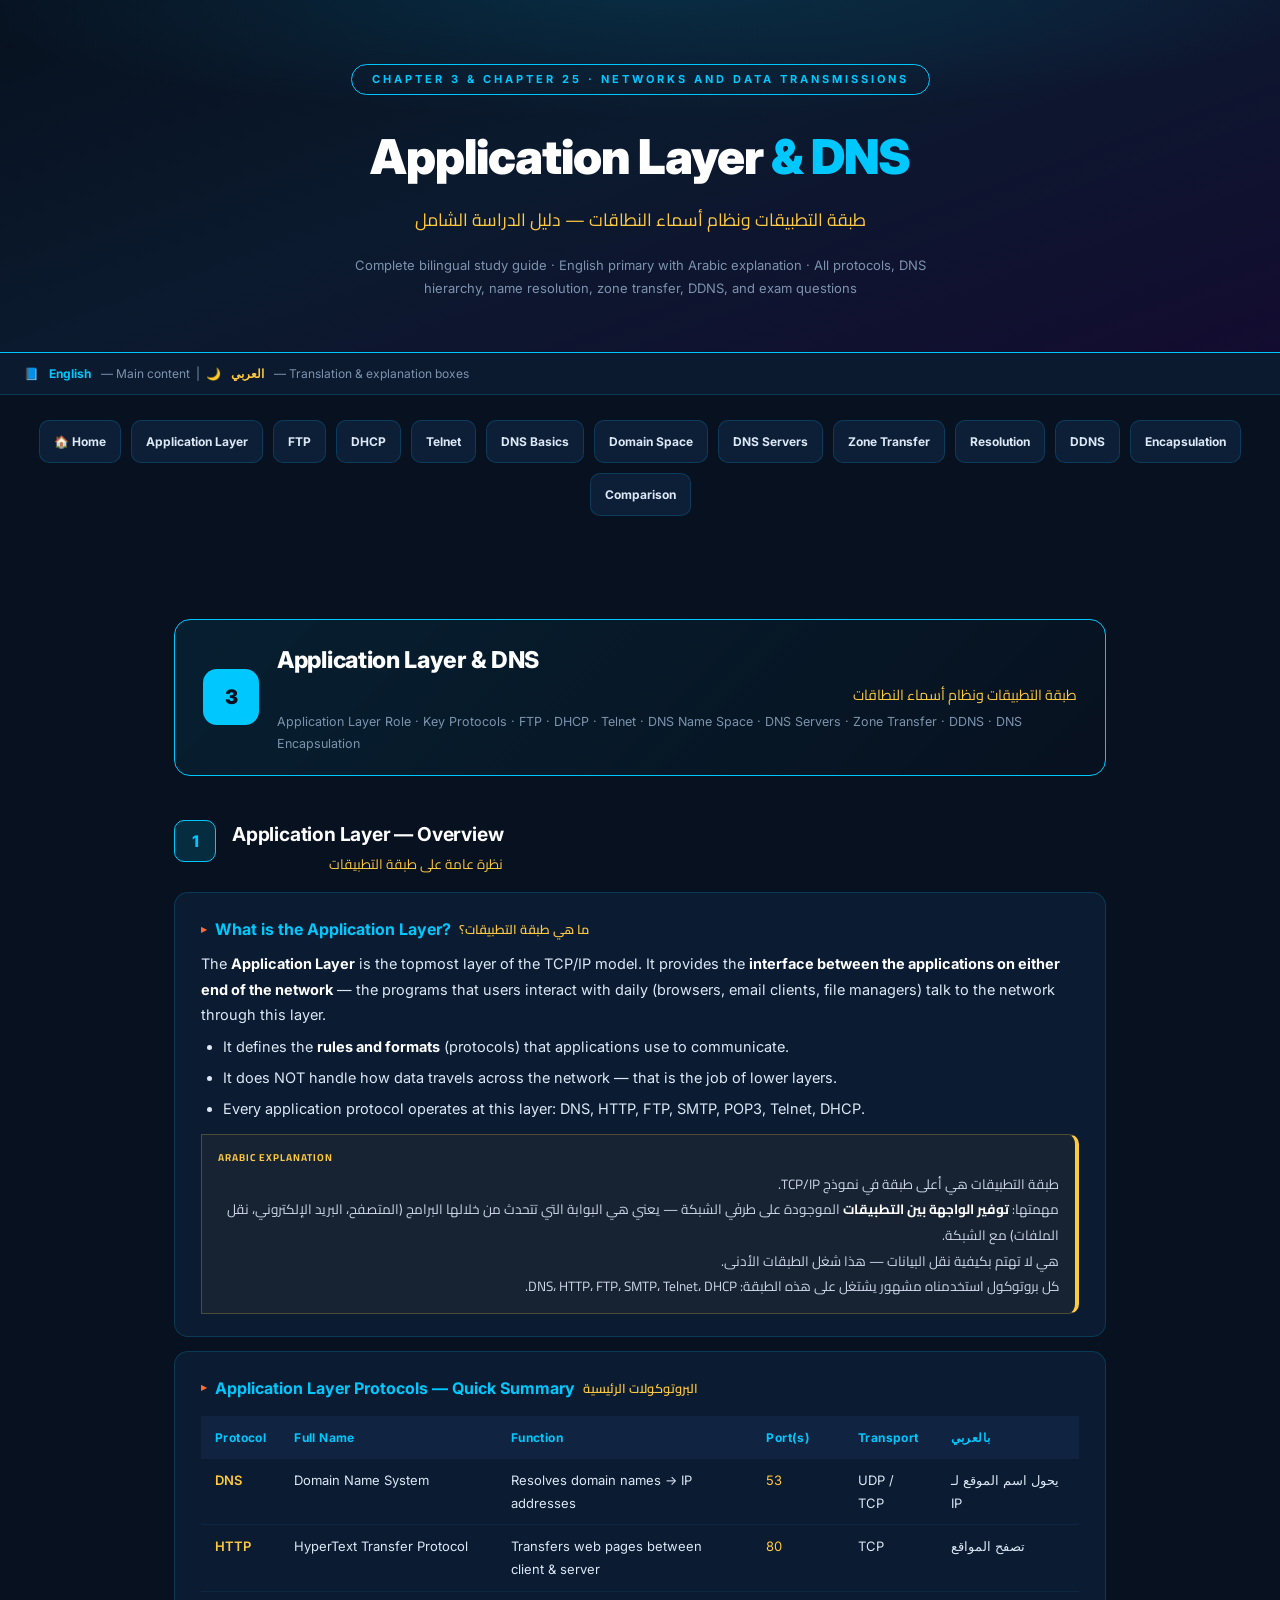
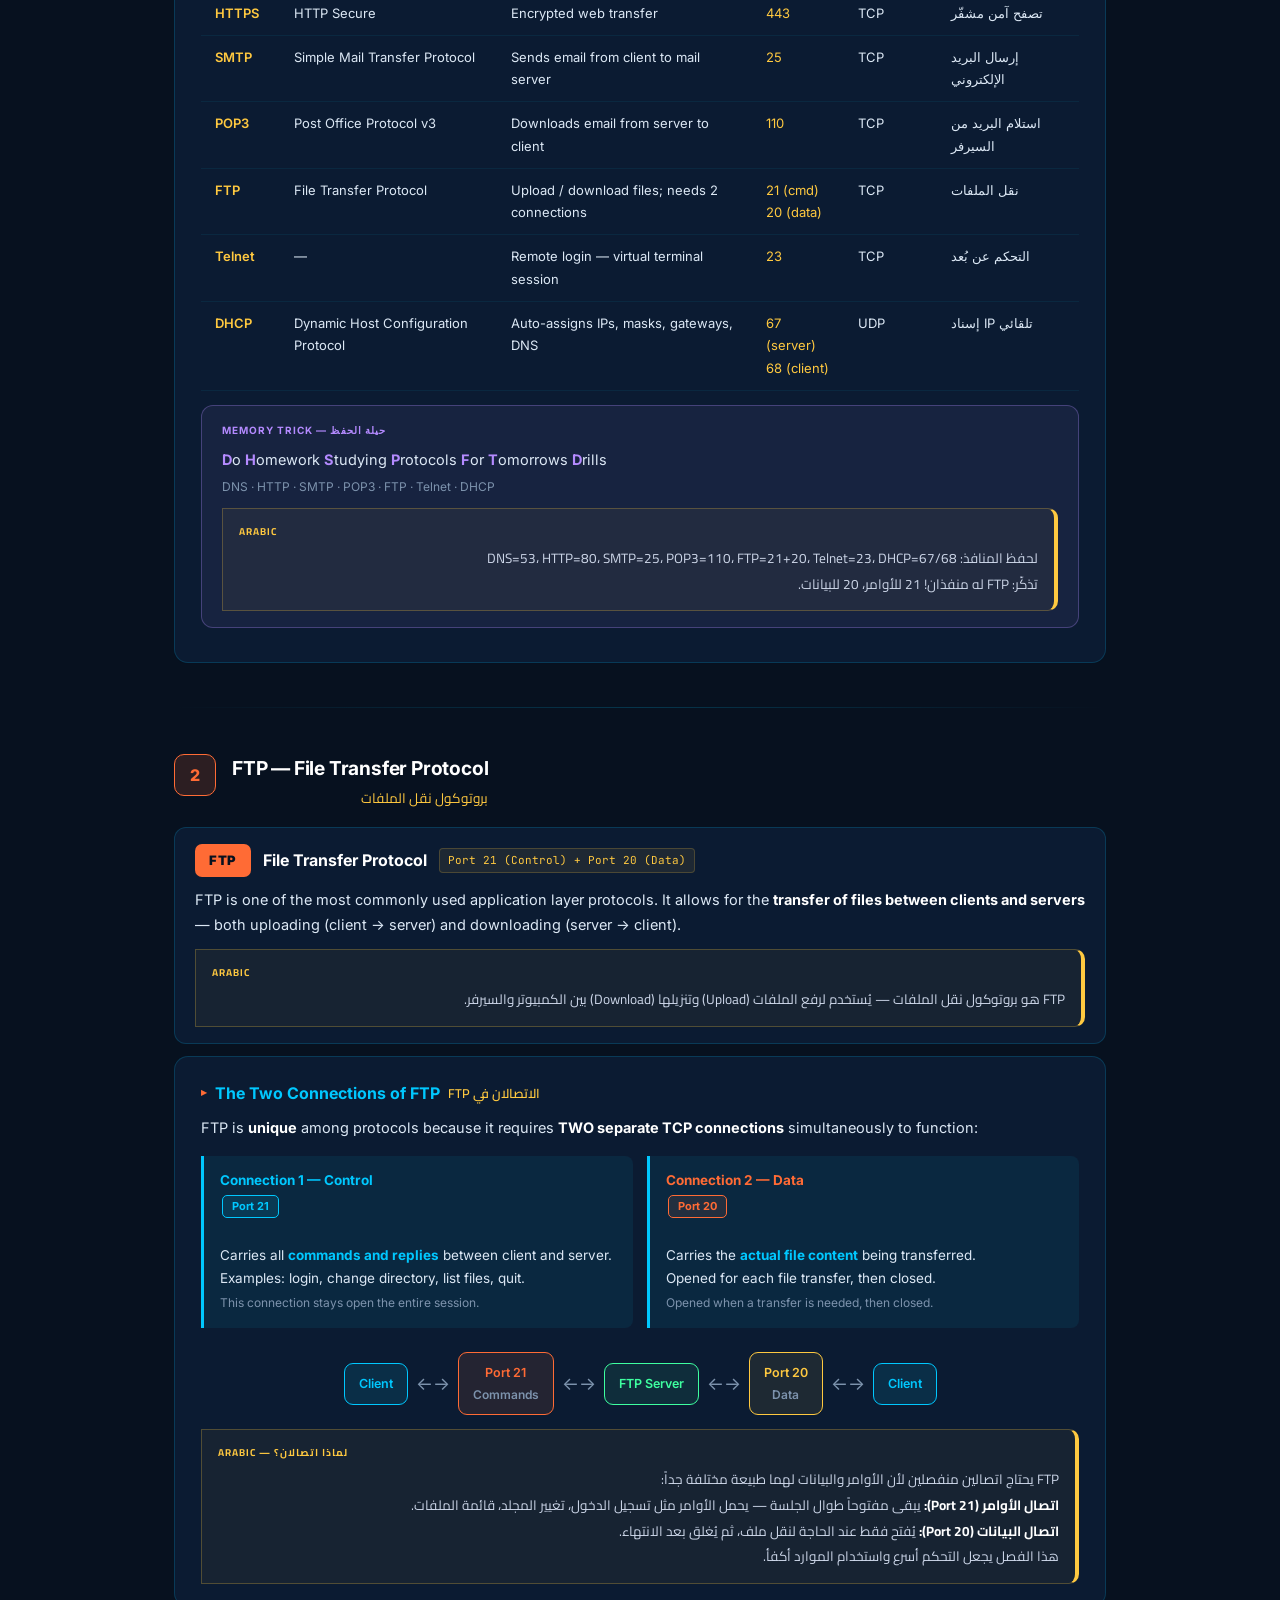
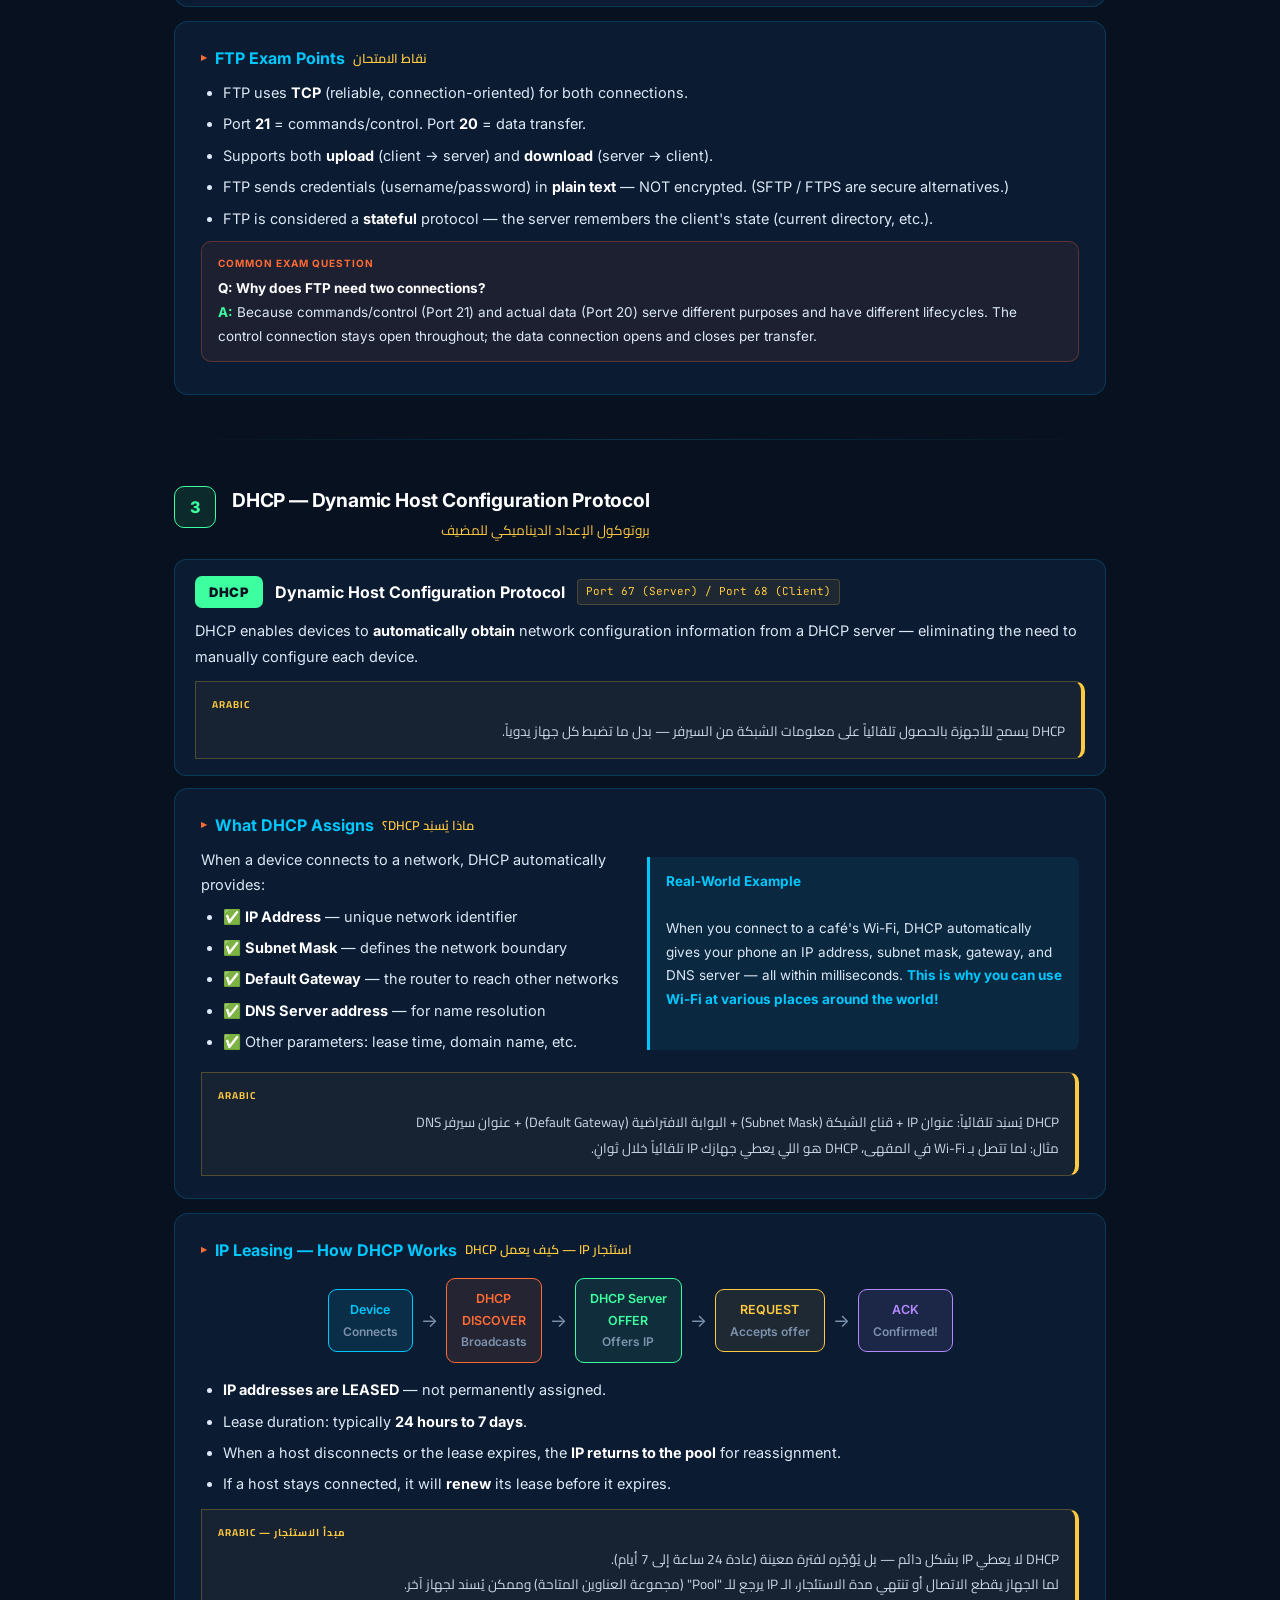
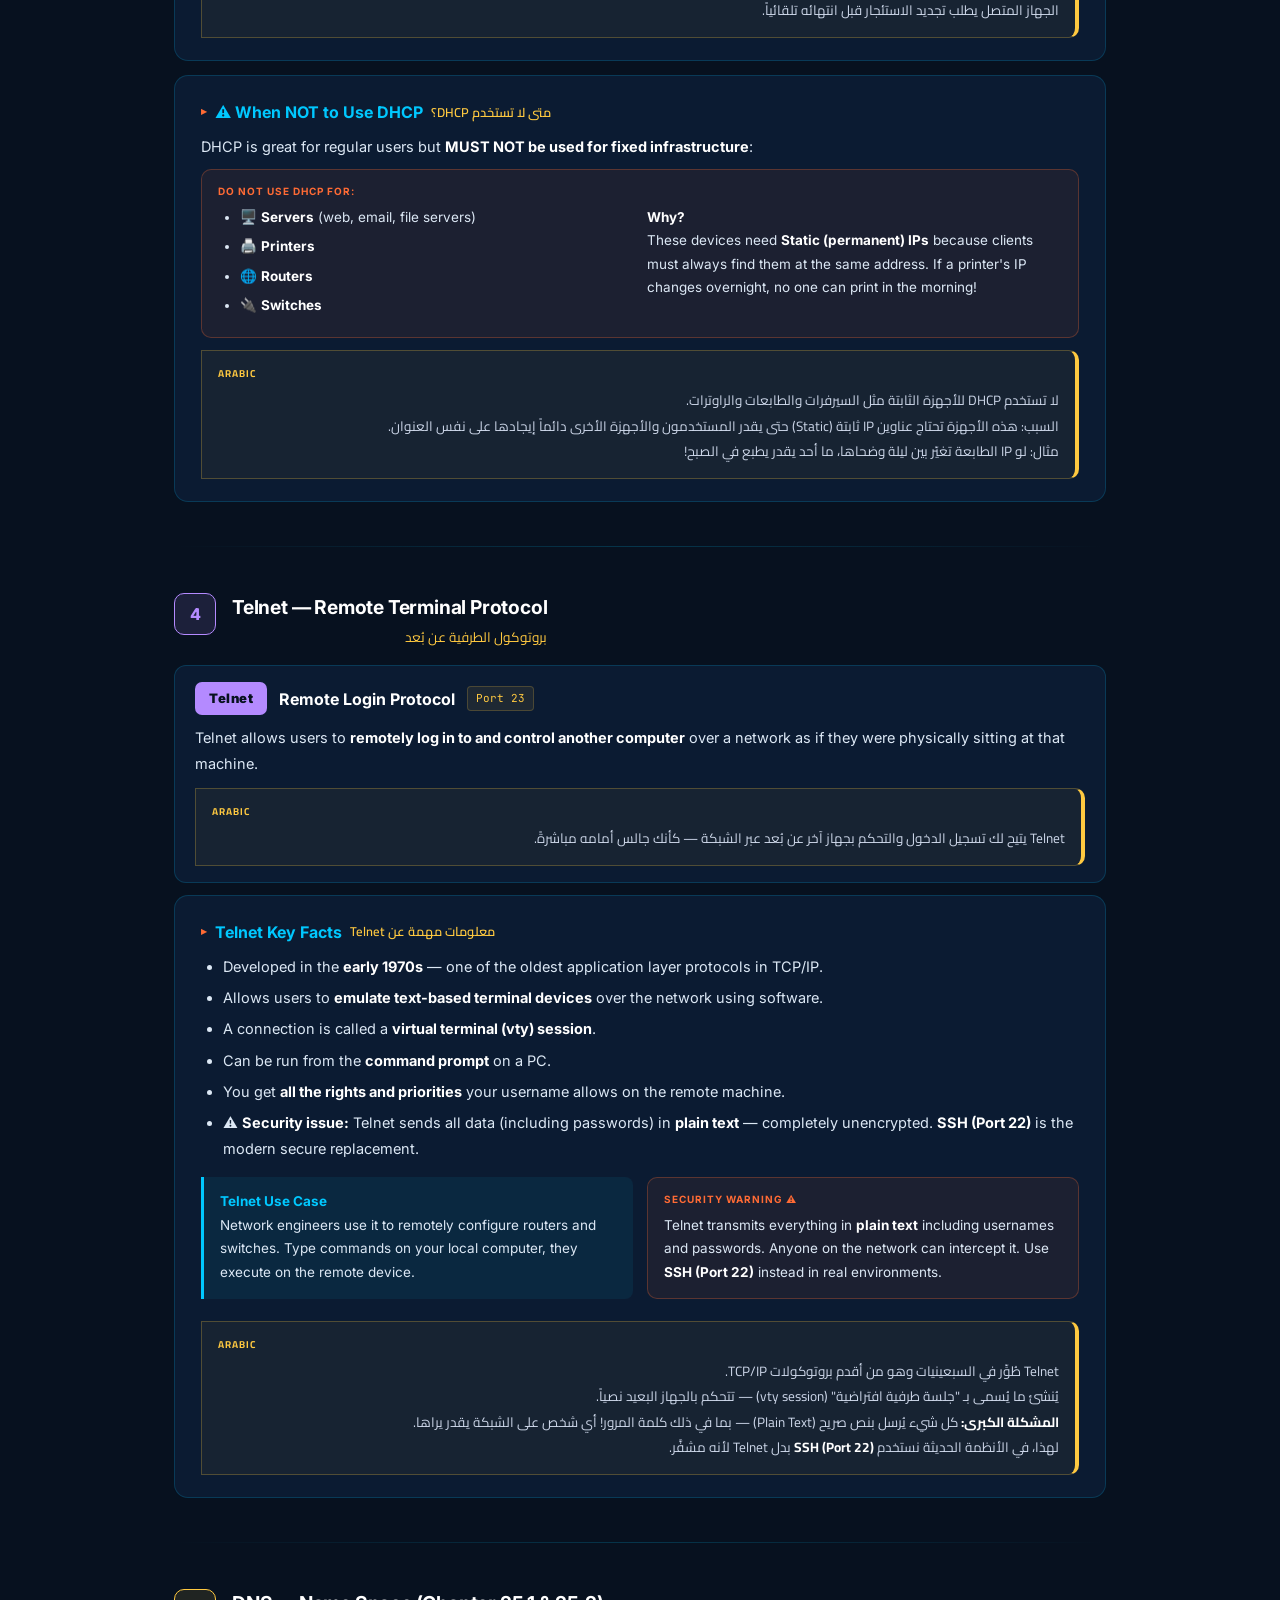
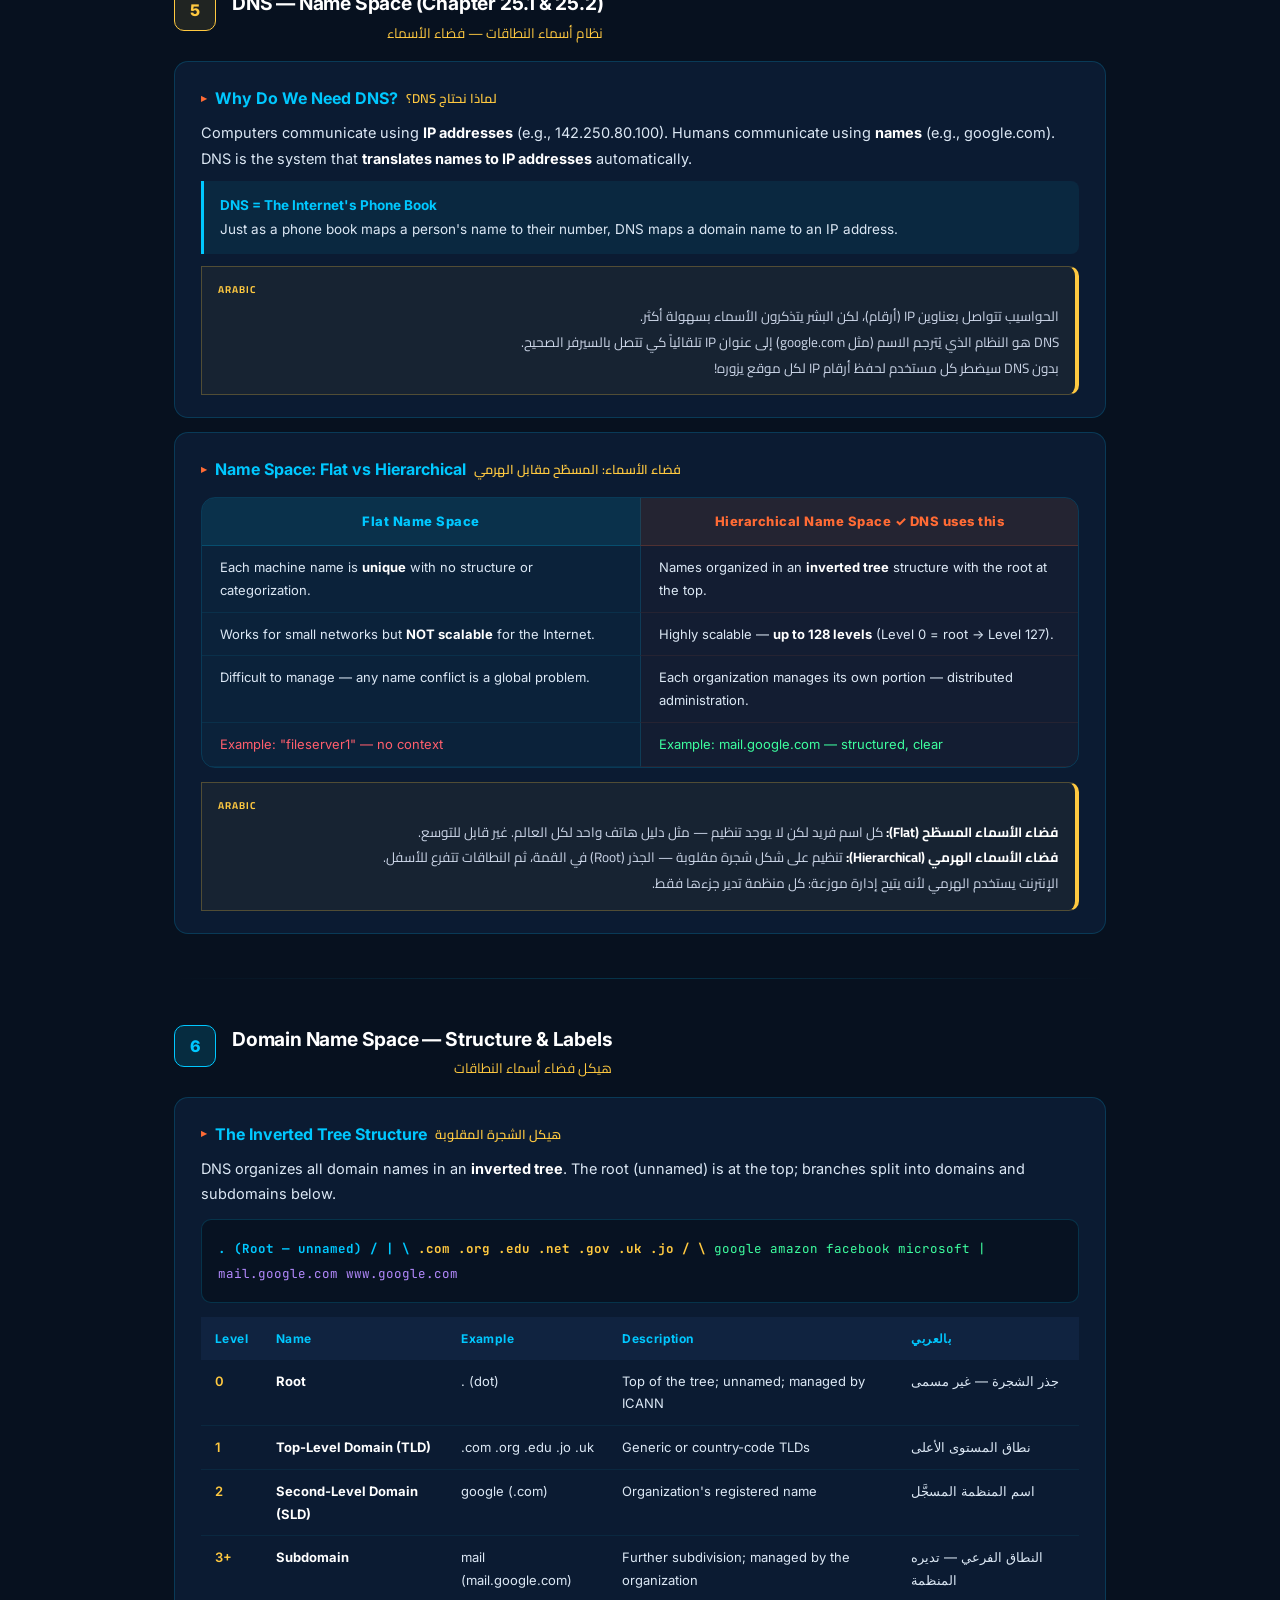
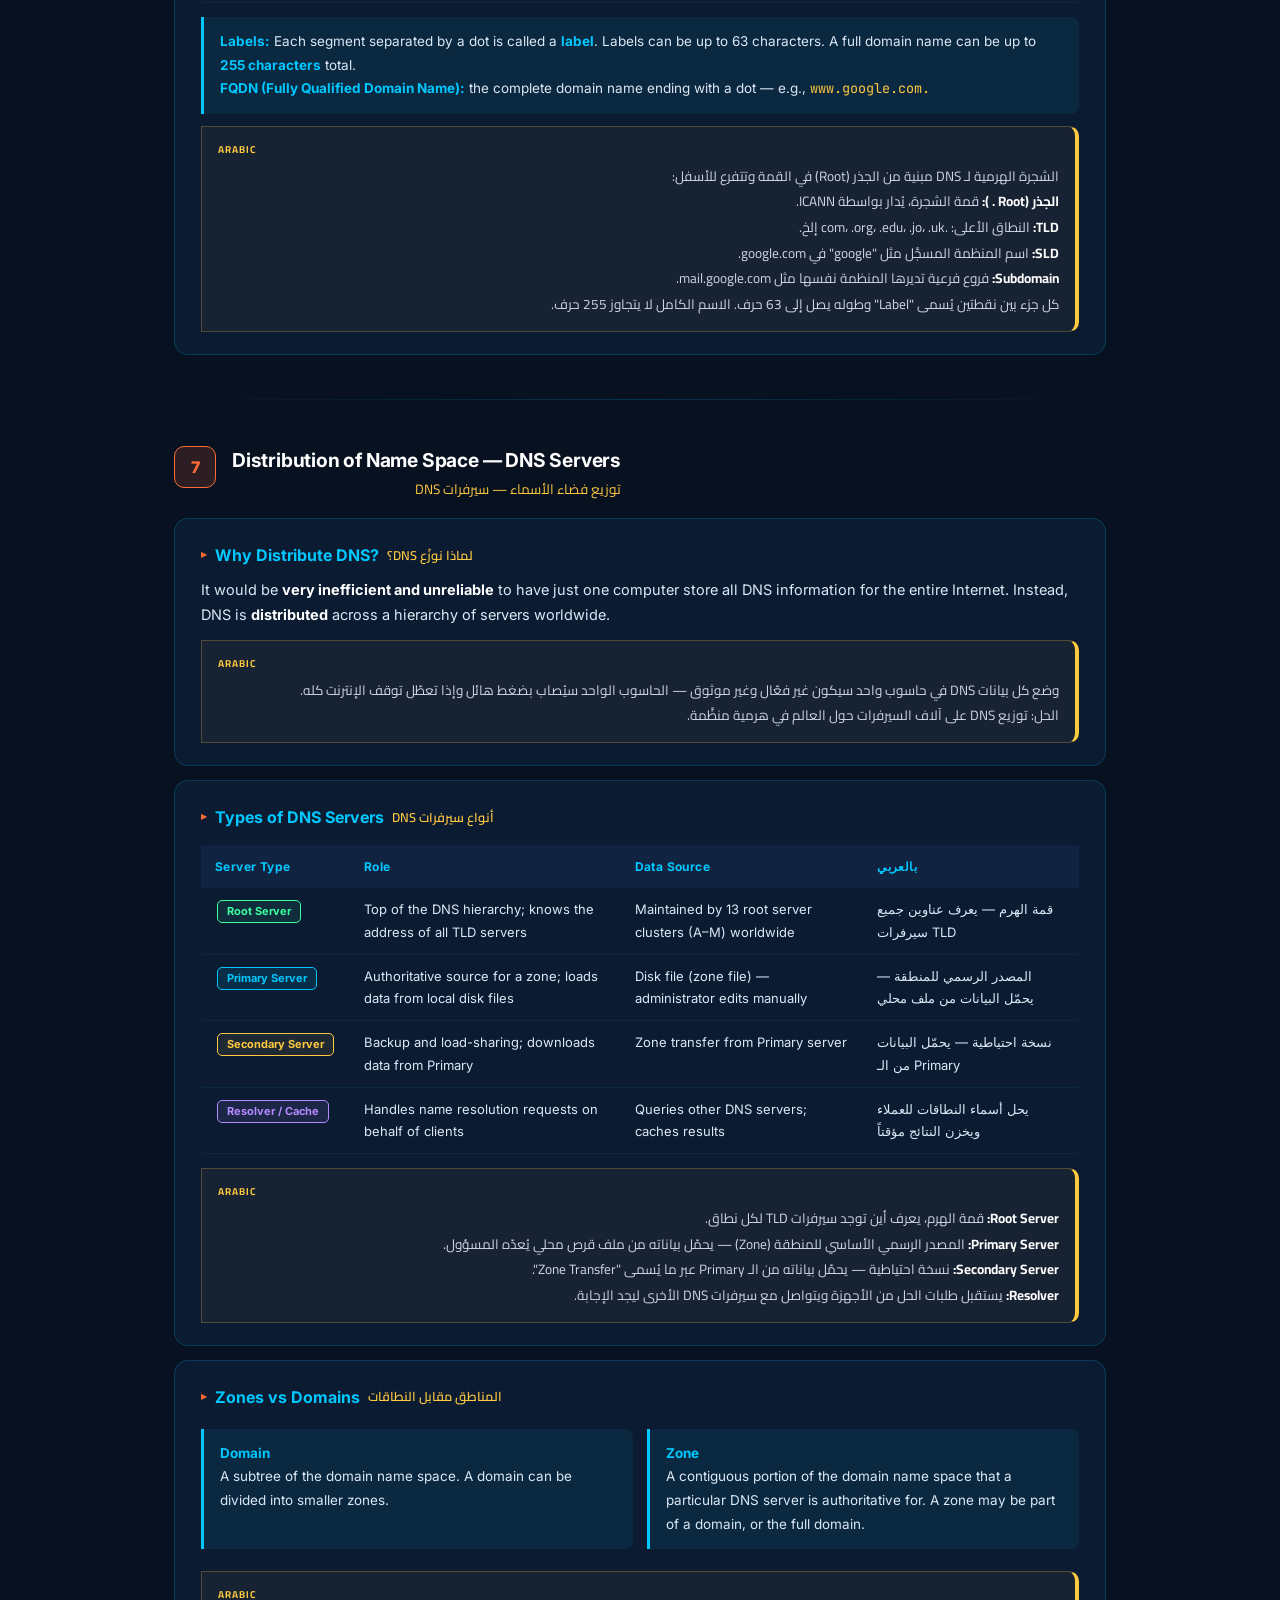
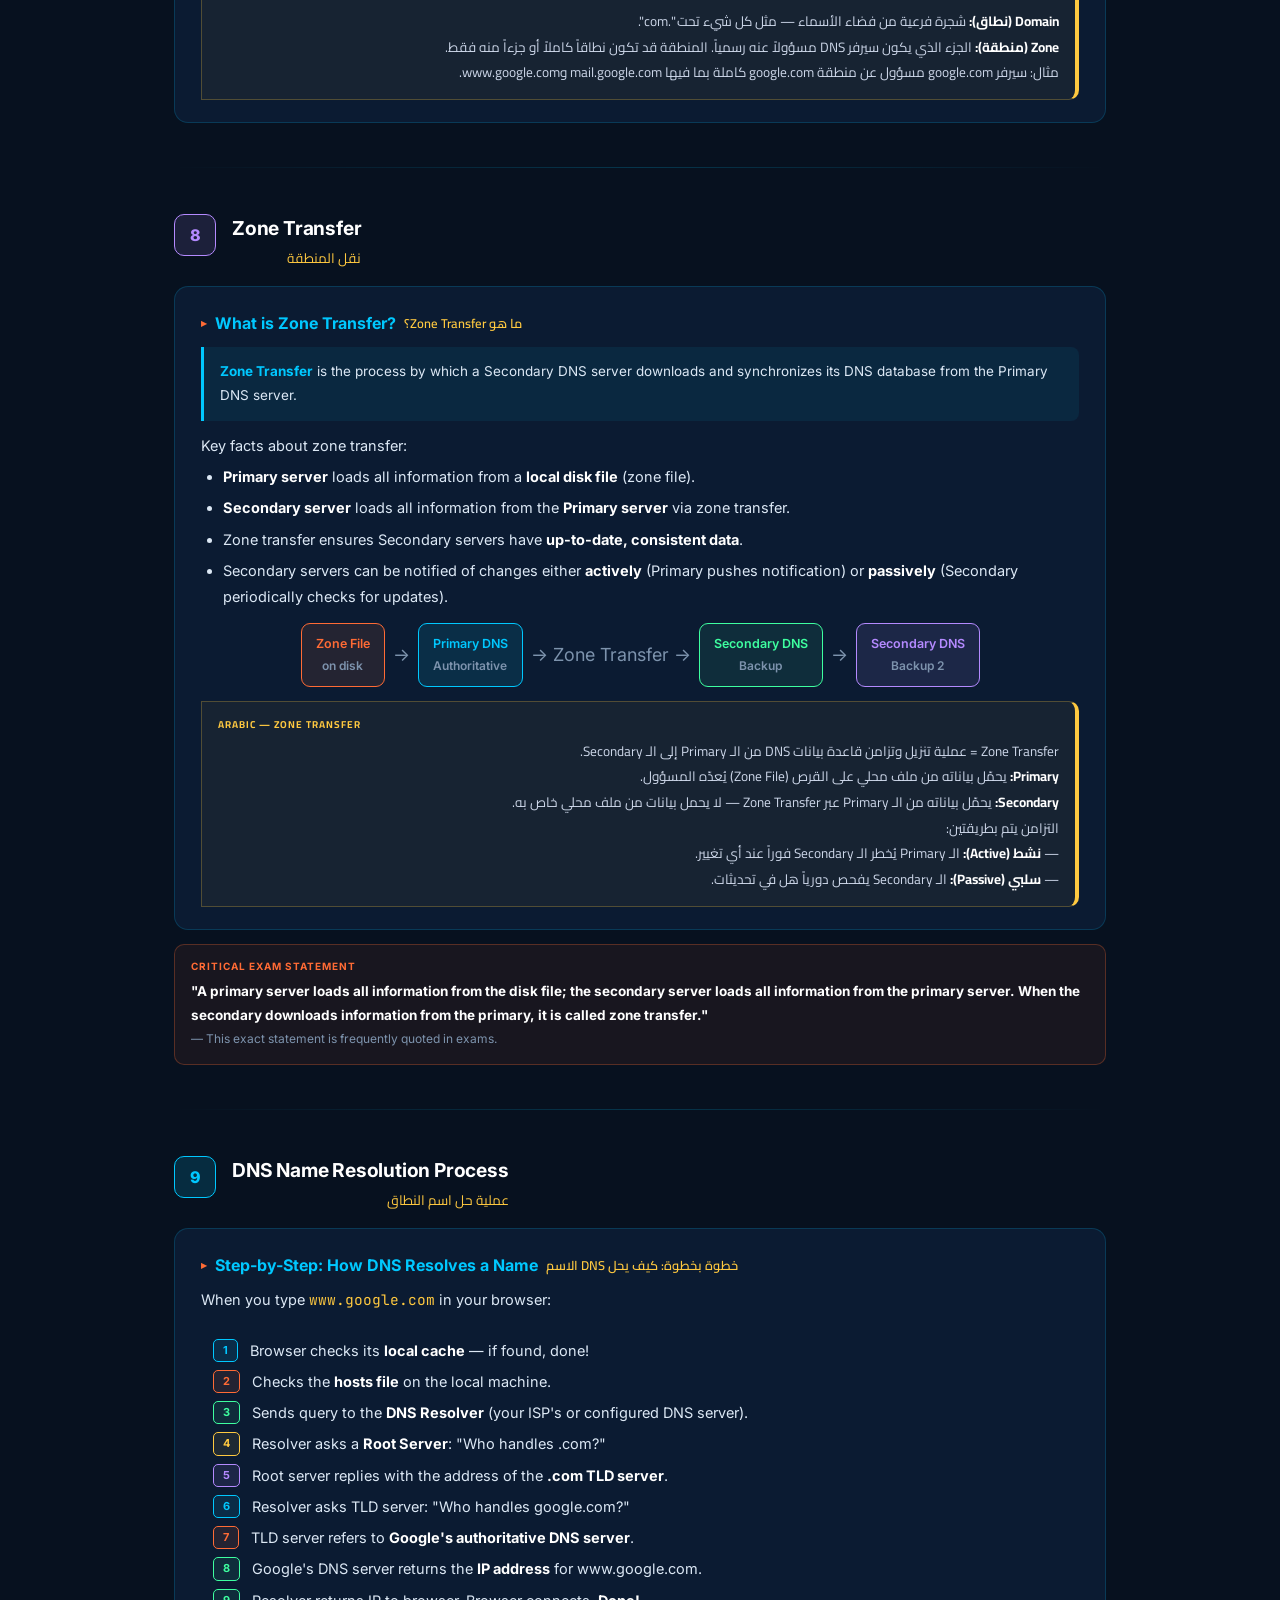
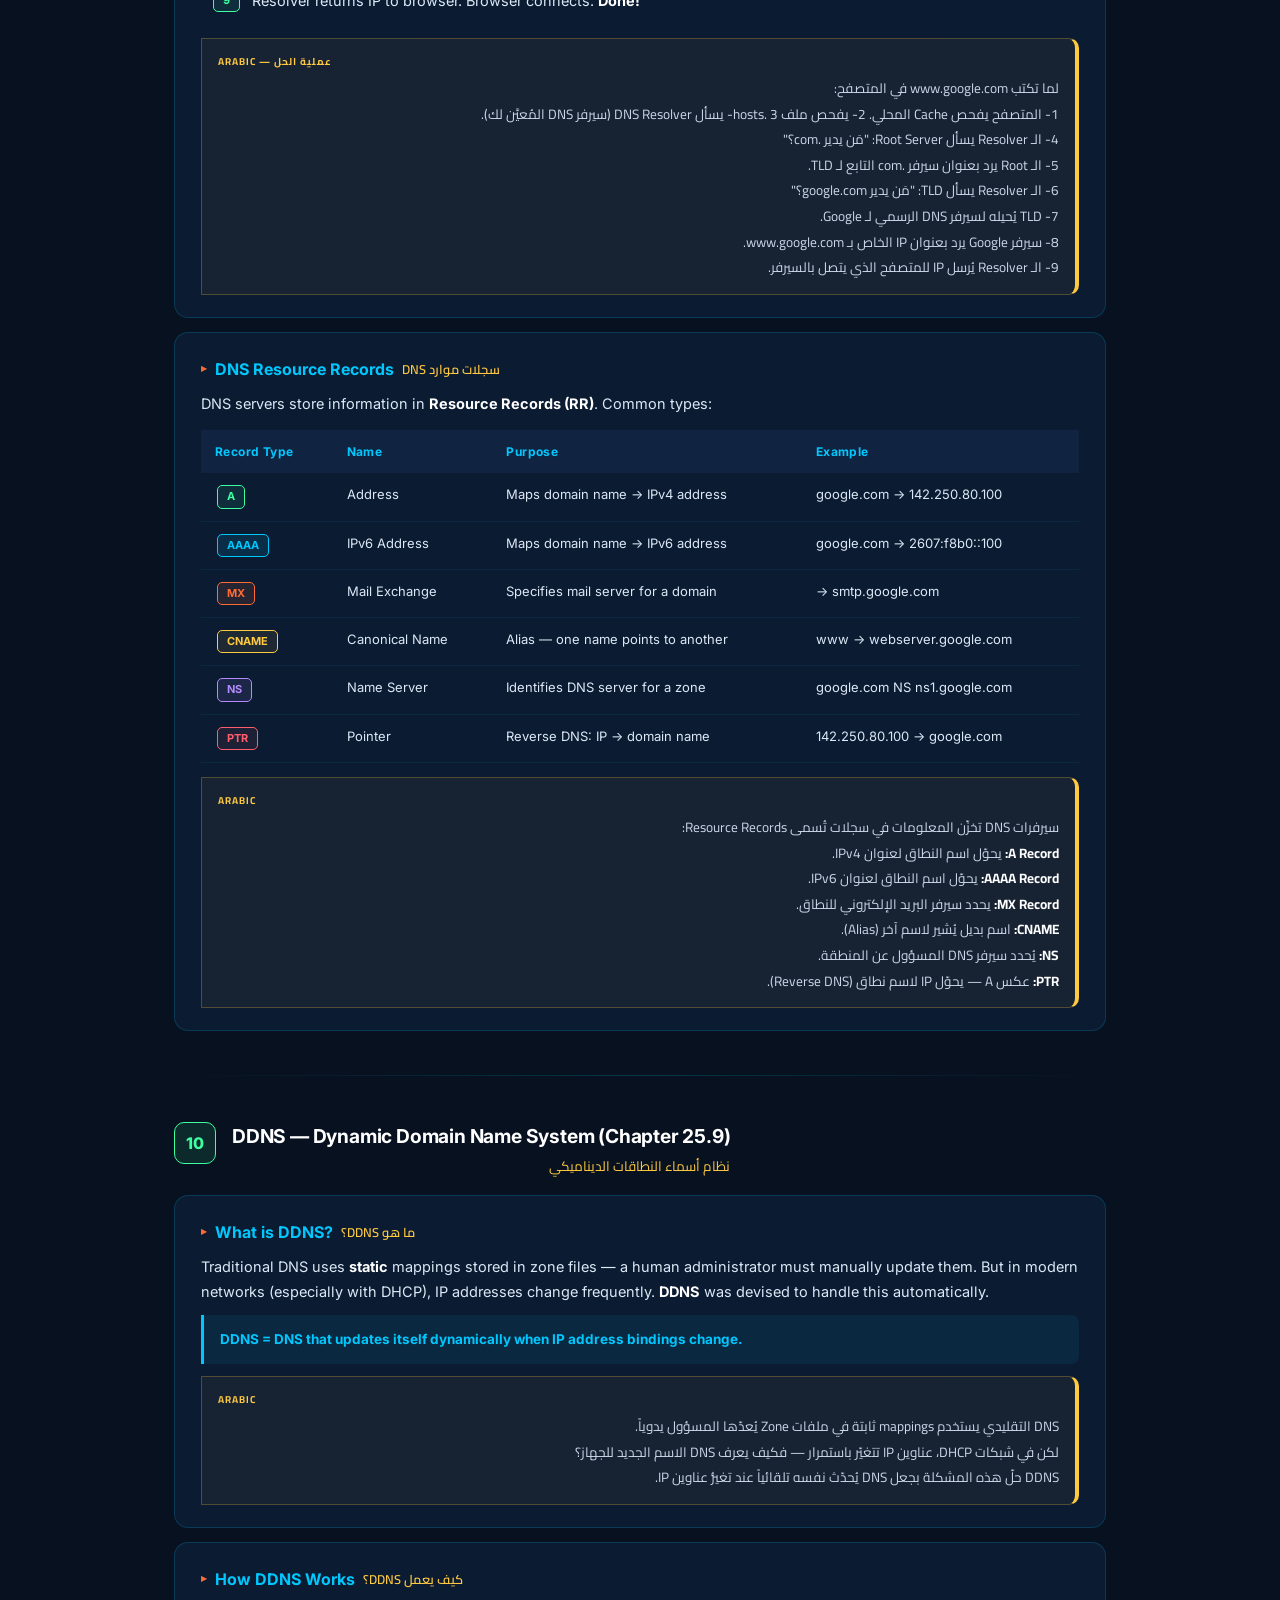
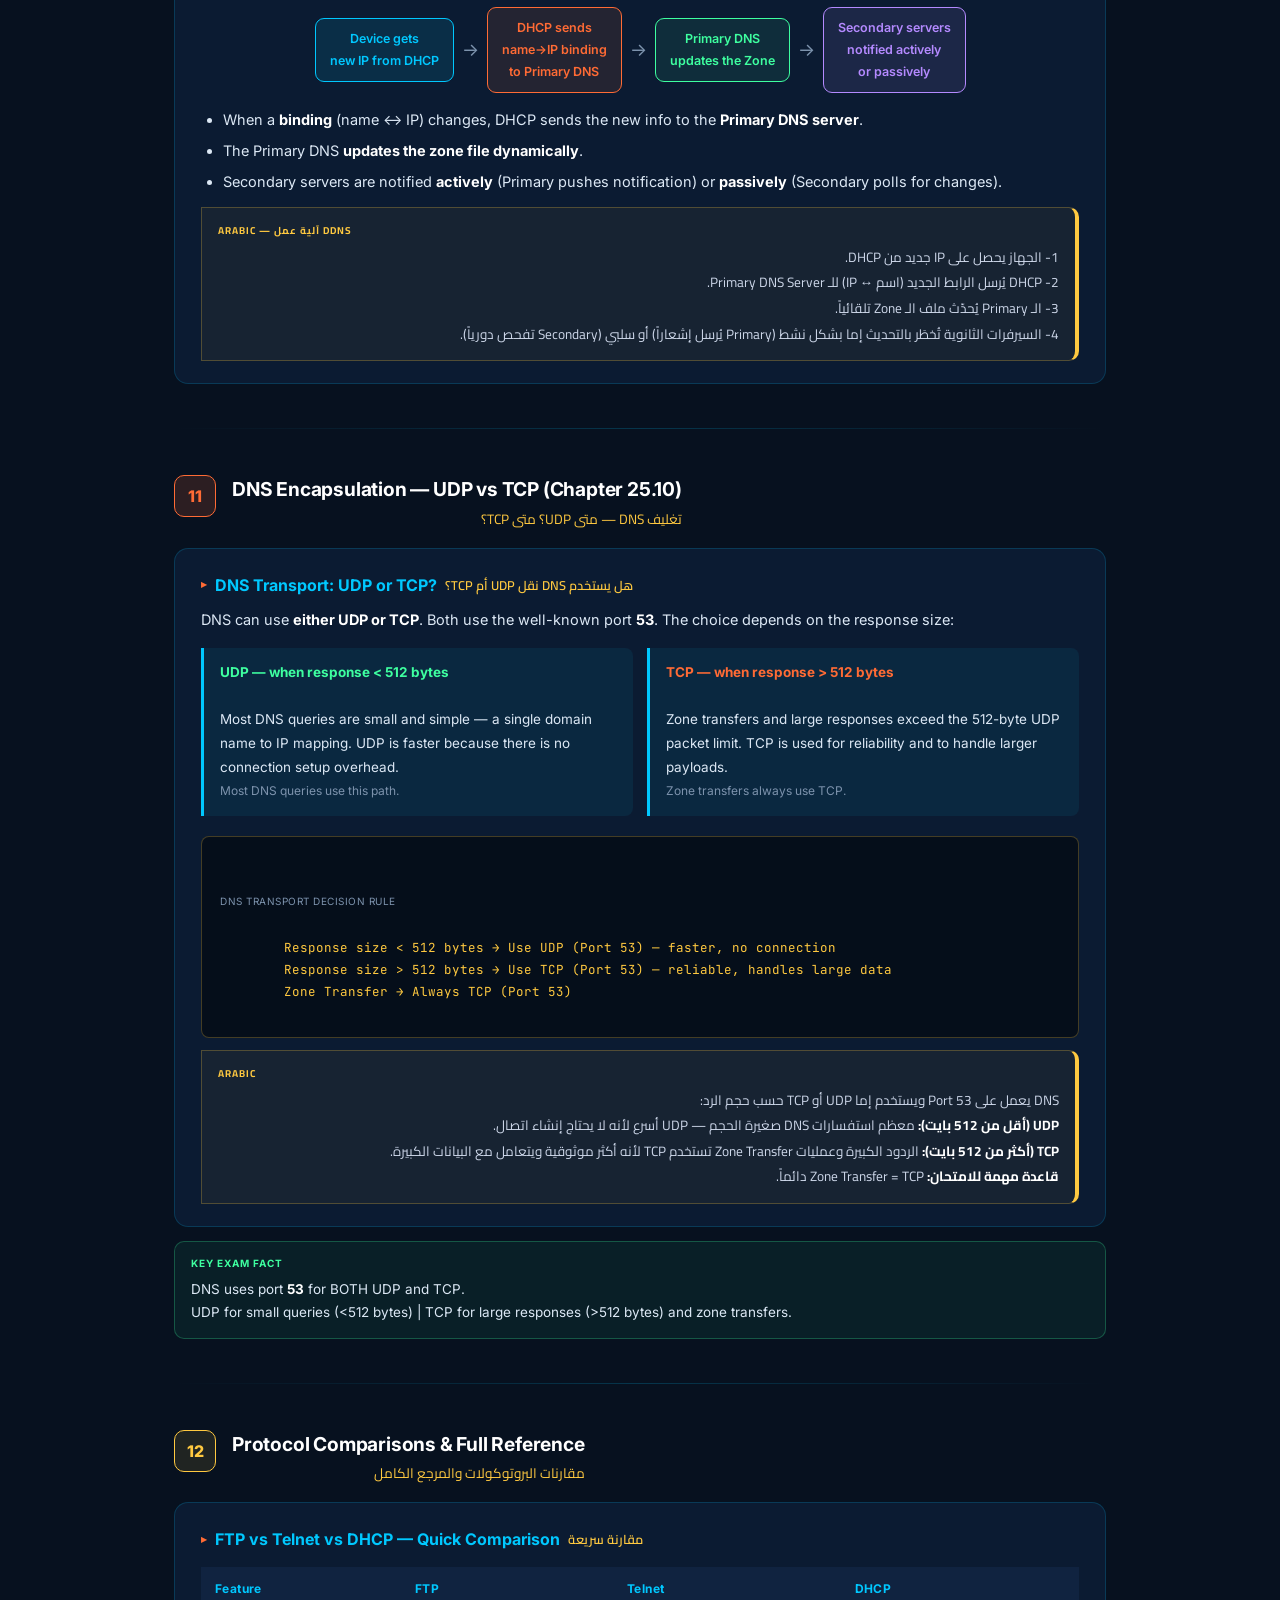
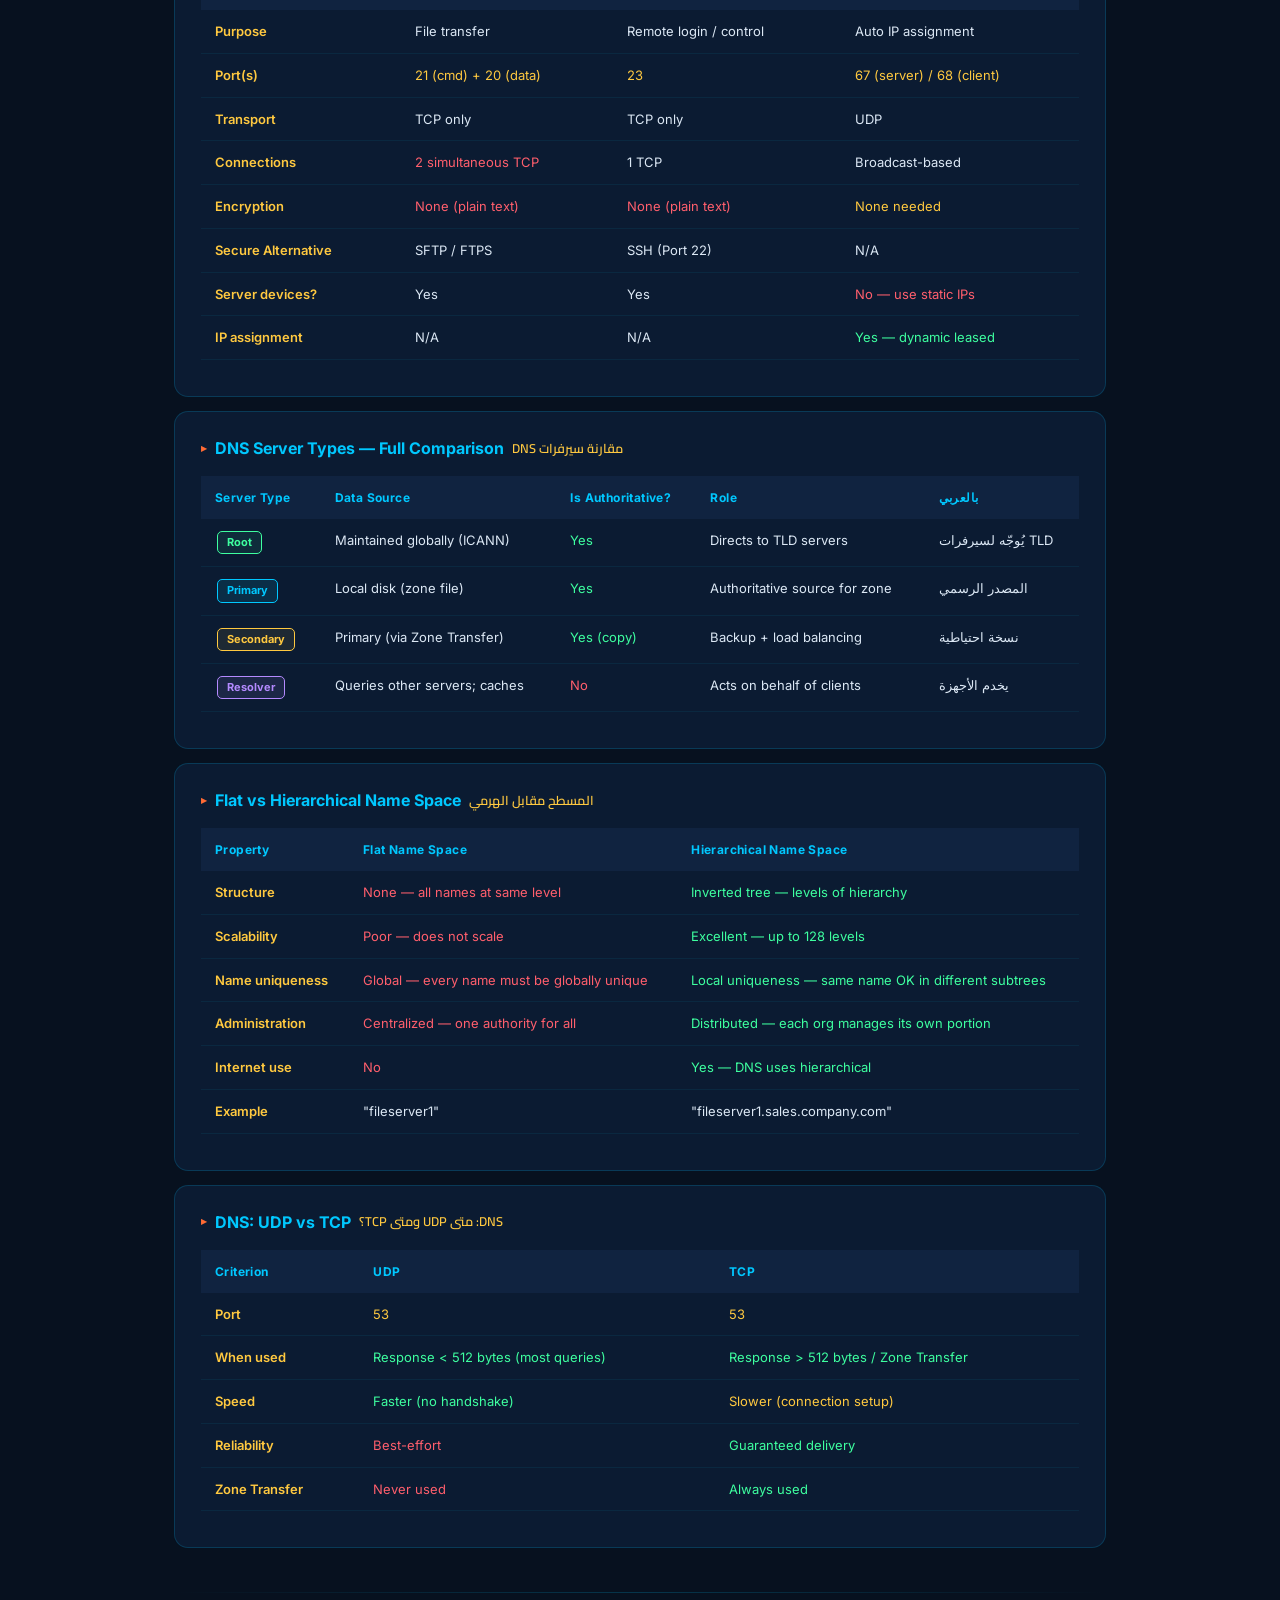
<file: chapter3.html>
<!DOCTYPE html>
<html lang="en" dir="ltr">

<head>
  <meta charset="UTF-8">
  <meta name="viewport" content="width=device-width, initial-scale=1.0">
  <title>Chapter 3 — Application Layer &amp; DNS | Study Guide</title>
  <link
    href="https://fonts.googleapis.com/css2?family=Cairo:wght@300;400;600;700;900&family=Inter:wght@300;400;500;600;700;900&family=JetBrains+Mono:wght@400;600&display=swap"
    rel="stylesheet">
    <link rel="stylesheet" href="responsive.css">
  <style>
    :root {
      --navy: #07111f;
      --deep: #0b1a2e;
      --mid-blue: #102340;
      --card-bg: rgba(16, 35, 64, .6);
      --border: rgba(0, 200, 255, .18);
      --accent: #00c8ff;
      --accent2: #ff6b35;
      --gold: #ffc940;
      --green: #3effa0;
      --red: #ff5f6d;
      --purple: #b48aff;
      --text: #dce8f5;
      --muted: #7d93ad;
      --highlight: rgba(0, 200, 255, .07);
      --ar-bg: rgba(255, 201, 64, .05);
      --ar-border: rgba(255, 201, 64, .25)
    }

    * {
      margin: 0;
      padding: 0;
      box-sizing: border-box
    }

    body {
      font-family: Inter, sans-serif;
      background: var(--navy);
      color: var(--text);
      line-height: 1.75;
      font-size: 14.5px
    }

    b,
    strong {
      color: #fff
    }

    .hero {
      background: linear-gradient(160deg, #07111f 0%, #0b1a2e 45%, #130c30 100%);
      padding: 64px 40px 52px;
      text-align: center;
      position: relative;
      overflow: hidden;
      border-bottom: 1px solid var(--accent)
    }

    .hero:before {
      content: '';
      position: absolute;
      inset: 0;
      background: radial-gradient(ellipse 80% 55% at 50% -5%, rgba(0, 200, 255, .13), transparent 70%);
      pointer-events: none
    }

    .badge {
      display: inline-block;
      border: 1px solid var(--accent);
      color: var(--accent);
      font-size: 11px;
      font-weight: 700;
      letter-spacing: 3px;
      padding: 5px 20px;
      border-radius: 20px;
      margin-bottom: 20px;
      text-transform: uppercase
    }

    .hero h1 {
      font-size: 3rem;
      font-weight: 900;
      color: #fff;
      letter-spacing: -1px;
      margin-bottom: 6px
    }

    .hero h1 span {
      color: var(--accent)
    }

    .hero .ar-title {
      font-family: Cairo, sans-serif;
      font-size: 1.1rem;
      color: var(--gold);
      margin-bottom: 18px;
      direction: rtl
    }

    .hero p {
      color: var(--muted);
      font-size: 13px;
      max-width: 620px;
      margin: 0 auto
    }

    .lang-bar {
      background: var(--deep);
      border-bottom: 1px solid var(--border);
      padding: 10px 24px;
      display: flex;
      align-items: center;
      gap: 10px;
      font-size: 12px;
      color: var(--muted)
    }

    .lang-bar strong {
      color: var(--accent)
    }

    .top-nav {
      position: sticky;
      top: 0;
      z-index: 999;
      background: rgba(7, 17, 31, .92);
      backdrop-filter: blur(10px);
      border-bottom: 1px solid var(--border);
      padding: 12px 20px;
      display: flex;
      gap: 10px;
      justify-content: center;
      flex-wrap: wrap
    }

    .top-nav a {
      text-decoration: none;
      color: var(--text);
      border: 1px solid var(--border);
      background: rgba(16, 35, 64, .75);
      padding: 8px 12px;
      border-radius: 9px;
      font-size: 12px;
      font-weight: 700;
      transition: .2s
    }

    .top-nav a:hover,
    .top-nav a.active {
      color: var(--navy);
      background: var(--accent);
      border-color: var(--accent)
    }

    .container {
      max-width: 980px;
      margin: 0 auto;
      padding: 36px 24px 90px
    }

    .chapter-banner {
      background: linear-gradient(135deg, rgba(0, 200, 255, .08), rgba(7, 17, 31, .6));
      border: 1px solid var(--accent);
      border-radius: 16px;
      padding: 20px 28px;
      margin: 32px 0 28px;
      display: flex;
      align-items: center;
      gap: 18px
    }

    .ch-num {
      width: 56px;
      height: 56px;
      background: var(--accent);
      color: var(--navy);
      border-radius: 14px;
      display: flex;
      align-items: center;
      justify-content: center;
      font-weight: 900;
      font-size: 20px;
      flex-shrink: 0
    }

    .ch-titles h2 {
      font-size: 1.45rem;
      font-weight: 800;
      color: #fff;
      letter-spacing: -.3px
    }

    .ch-titles .ar {
      font-family: Cairo, sans-serif;
      font-size: .9rem;
      color: var(--gold);
      direction: rtl;
      text-align: right;
      margin-top: 2px
    }

    .ch-titles .desc {
      font-size: 12.5px;
      color: var(--muted);
      margin-top: 4px
    }

    .section-header {
      display: flex;
      align-items: flex-start;
      gap: 16px;
      margin: 42px 0 16px
    }

    .sec-num {
      width: 42px;
      height: 42px;
      background: rgba(0, 200, 255, .15);
      border: 1px solid var(--accent);
      color: var(--accent);
      border-radius: 10px;
      display: flex;
      align-items: center;
      justify-content: center;
      font-weight: 800;
      font-size: 16px;
      flex-shrink: 0;
      margin-top: 2px
    }

    .sec-num.o {
      background: rgba(255, 107, 53, .15);
      border-color: var(--accent2);
      color: var(--accent2)
    }

    .sec-num.g {
      background: rgba(62, 255, 160, .1);
      border-color: var(--green);
      color: var(--green)
    }

    .sec-num.p {
      background: rgba(180, 138, 255, .12);
      border-color: var(--purple);
      color: var(--purple)
    }

    .sec-num.y {
      background: rgba(255, 201, 64, .1);
      border-color: var(--gold);
      color: var(--gold)
    }

    .sec-titles h3 {
      font-size: 1.2rem;
      font-weight: 700;
      color: #fff;
      letter-spacing: -.2px
    }

    .sec-titles .ar {
      font-family: Cairo, sans-serif;
      font-size: .85rem;
      color: var(--gold);
      direction: rtl;
      text-align: right;
      margin-top: 1px
    }

    .card {
      background: var(--card-bg);
      border: 1px solid var(--border);
      border-radius: 14px;
      padding: 22px 26px;
      margin-bottom: 14px;
      backdrop-filter: blur(4px)
    }

    .card-title {
      font-size: 1rem;
      font-weight: 700;
      color: var(--accent);
      margin-bottom: 8px;
      display: flex;
      align-items: center;
      gap: 8px;
      flex-wrap: wrap
    }

    .card-title:before {
      content: '▸';
      color: var(--accent2);
      font-size: 11px;
      flex-shrink: 0
    }

    .card-title .ar {
      font-family: Cairo, sans-serif;
      font-size: .8rem;
      color: var(--gold);
      font-weight: 600;
      direction: rtl
    }

    .card p,
    .card li {
      margin-bottom: 6px
    }

    .card ul,
    .card ol {
      padding-left: 22px
    }

    .card ul li {
      list-style: disc
    }

    .ar-box {
      background: var(--ar-bg);
      border: 1px solid var(--ar-border);
      border-right: 4px solid var(--gold);
      border-radius: 0 10px 10px 0;
      padding: 13px 16px;
      margin-top: 12px;
      direction: rtl;
      text-align: right;
      font-family: Cairo, sans-serif;
      font-size: 13.5px;
      color: #ccd6e8;
      line-height: 1.9
    }

    .ar-label {
      font-size: 10px;
      font-weight: 700;
      color: var(--gold);
      letter-spacing: 1px;
      text-transform: uppercase;
      margin-bottom: 5px;
      direction: ltr;
      text-align: left
    }

    .highlight {
      background: var(--highlight);
      border-left: 3px solid var(--accent);
      border-radius: 0 8px 8px 0;
      padding: 13px 16px;
      margin: 10px 0;
      font-size: 13.5px
    }

    .highlight strong {
      color: var(--accent)
    }

    .note {
      background: rgba(255, 107, 53, .07);
      border: 1px solid rgba(255, 107, 53, .28);
      border-radius: 10px;
      padding: 13px 16px;
      margin: 10px 0;
      font-size: 13.5px
    }

    .note-label {
      font-size: 10px;
      font-weight: 700;
      color: var(--accent2);
      letter-spacing: 1px;
      text-transform: uppercase;
      margin-bottom: 5px
    }

    .green-note {
      background: rgba(62, 255, 160, .06);
      border: 1px solid rgba(62, 255, 160, .25);
      border-radius: 10px;
      padding: 13px 16px;
      margin: 10px 0;
      font-size: 13.5px
    }

    .green-label {
      font-size: 10px;
      font-weight: 700;
      color: var(--green);
      letter-spacing: 1px;
      text-transform: uppercase;
      margin-bottom: 5px
    }

    .formula {
      background: rgba(0, 0, 0, .45);
      border: 1px solid rgba(255, 201, 64, .25);
      border-radius: 8px;
      padding: 12px 18px;
      margin: 10px 0;
      font-family: 'JetBrains Mono', monospace;
      font-size: 12.5px;
      color: var(--gold);
      direction: ltr;
      overflow-x: auto;
      white-space: pre
    }

    .formula .flabel {
      font-family: Inter, sans-serif;
      font-size: 10px;
      color: var(--muted);
      margin-bottom: 5px;
      letter-spacing: .5px;
      text-transform: uppercase;
      white-space: normal
    }

    .table-wrap {
      overflow-x: auto;
      margin: 14px 0
    }

    table {
      width: 100%;
      border-collapse: collapse;
      font-size: 13px
    }

    thead th {
      background: var(--mid-blue);
      color: var(--accent);
      padding: 11px 14px;
      text-align: left;
      font-weight: 700;
      font-size: 12px;
      letter-spacing: .4px;
      white-space: nowrap
    }

    tbody tr {
      border-bottom: 1px solid rgba(0, 200, 255, .07)
    }

    tbody tr:hover {
      background: var(--highlight)
    }

    tbody td {
      padding: 10px 14px;
      vertical-align: top
    }

    tbody td:first-child {
      font-weight: 600;
      color: var(--gold);
      white-space: nowrap
    }

    .g {
      color: var(--green)
    }

    .r {
      color: var(--red)
    }

    .y {
      color: var(--gold)
    }

    .p {
      color: var(--purple)
    }

    .tag {
      display: inline-block;
      border: 1px solid var(--accent);
      color: var(--accent);
      background: rgba(0, 200, 255, .1);
      border-radius: 5px;
      padding: 1px 9px;
      font-size: 11px;
      font-weight: 700;
      margin: 2px
    }

    .tag.o {
      border-color: var(--accent2);
      color: var(--accent2);
      background: rgba(255, 107, 53, .1)
    }

    .tag.g {
      border-color: var(--green);
      color: var(--green);
      background: rgba(62, 255, 160, .08)
    }

    .tag.y {
      border-color: var(--gold);
      color: var(--gold);
      background: rgba(255, 201, 64, .08)
    }

    .tag.r {
      border-color: var(--red);
      color: var(--red);
      background: rgba(255, 95, 109, .08)
    }

    .tag.p {
      border-color: var(--purple);
      color: var(--purple);
      background: rgba(180, 138, 255, .1)
    }

    .grid2 {
      display: grid;
      grid-template-columns: 1fr 1fr;
      gap: 14px
    }

    .grid3 {
      display: grid;
      grid-template-columns: 1fr 1fr 1fr;
      gap: 12px
    }

    @media(max-width:640px) {

      .grid2,
      .grid3 {
        grid-template-columns: 1fr
      }

      .hero h1 {
        font-size: 2.15rem
      }

      .container {
        padding: 28px 14px 70px
      }

      .card {
        padding: 18px 16px
      }
    }

    .flow {
      display: flex;
      align-items: center;
      justify-content: center;
      flex-wrap: wrap;
      gap: 0;
      margin: 14px 0;
      overflow-x: auto
    }

    .fbox {
      background: var(--mid-blue);
      border: 1px solid var(--border);
      border-radius: 9px;
      padding: 9px 14px;
      font-size: 12.5px;
      font-weight: 600;
      text-align: center;
      white-space: nowrap
    }

    .fbox.a {
      border-color: var(--accent);
      color: var(--accent);
      background: rgba(0, 200, 255, .1)
    }

    .fbox.o {
      border-color: var(--accent2);
      color: var(--accent2);
      background: rgba(255, 107, 53, .1)
    }

    .fbox.p {
      border-color: var(--purple);
      color: var(--purple);
      background: rgba(180, 138, 255, .1)
    }

    .fbox.g {
      border-color: var(--green);
      color: var(--green);
      background: rgba(62, 255, 160, .08)
    }

    .fbox.y {
      border-color: var(--gold);
      color: var(--gold);
      background: rgba(255, 201, 64, .08)
    }

    .arrow {
      color: var(--muted);
      font-size: 18px;
      padding: 0 8px
    }

    hr.div {
      border: none;
      height: 1px;
      background: linear-gradient(90deg, transparent, var(--accent), transparent);
      opacity: .2;
      margin: 44px 0
    }

    .final {
      background: linear-gradient(135deg, rgba(0, 200, 255, .06), rgba(7, 17, 31, .8));
      border: 1px solid var(--accent);
      border-radius: 16px;
      padding: 30px;
      margin-top: 52px
    }

    .final h2 {
      font-size: 1.2rem;
      font-weight: 800;
      color: var(--accent);
      margin-bottom: 18px
    }

    .final h2 .ar {
      font-family: Cairo, sans-serif;
      font-size: .85rem;
      color: var(--gold);
      font-weight: 600;
      direction: rtl;
      display: block;
      margin-top: 2px
    }

    .answer {
      color: var(--green);
      font-weight: 700
    }

    .small {
      font-size: 12px;
      color: var(--muted)
    }

    .exam-q {
      border-left: 3px solid var(--purple);
      background: rgba(180, 138, 255, .05);
      border-radius: 0 8px 8px 0;
      padding: 13px 16px;
      margin: 10px 0;
      font-size: 13.5px
    }

    .exam-q .q-label {
      font-size: 10px;
      font-weight: 700;
      color: var(--purple);
      letter-spacing: 1px;
      text-transform: uppercase;
      margin-bottom: 5px
    }

    /* VS comparison grid */
    .vs-grid {
      display: grid;
      grid-template-columns: 1fr 1fr;
      gap: 0;
      border: 1px solid var(--border);
      border-radius: 14px;
      overflow: hidden;
      margin: 14px 0
    }

    .vs-header {
      padding: 12px 18px;
      font-weight: 800;
      font-size: 13px;
      text-align: center;
      letter-spacing: .5px
    }

    .vs-header.left {
      background: rgba(0, 200, 255, .12);
      color: var(--accent);
      border-bottom: 1px solid rgba(0, 200, 255, .2)
    }

    .vs-header.right {
      background: rgba(255, 107, 53, .1);
      color: var(--accent2);
      border-bottom: 1px solid rgba(255, 107, 53, .2);
      border-left: 1px solid var(--border)
    }

    .vs-cell {
      padding: 10px 18px;
      font-size: 13px
    }

    .vs-cell.left {
      background: rgba(0, 200, 255, .04);
      border-bottom: 1px solid rgba(0, 200, 255, .08)
    }

    .vs-cell.right {
      background: rgba(255, 107, 53, .03);
      border-left: 1px solid var(--border);
      border-bottom: 1px solid rgba(255, 107, 53, .08)
    }

    /* Protocol card */
    .proto-card {
      background: var(--card-bg);
      border: 1px solid var(--border);
      border-radius: 12px;
      padding: 16px 20px;
      margin-bottom: 12px
    }

    .proto-header {
      display: flex;
      align-items: center;
      gap: 12px;
      margin-bottom: 10px
    }

    .proto-badge {
      background: var(--accent);
      color: var(--navy);
      font-weight: 900;
      font-size: 13px;
      padding: 5px 14px;
      border-radius: 7px;
      letter-spacing: .5px
    }

    .proto-badge.o {
      background: var(--accent2)
    }

    .proto-badge.g {
      background: var(--green)
    }

    .proto-badge.p {
      background: var(--purple)
    }

    .proto-badge.y {
      background: var(--gold)
    }

    .proto-badge.r {
      background: var(--red)
    }

    .proto-name {
      font-size: 1rem;
      font-weight: 700;
      color: #fff
    }

    .proto-port {
      font-family: 'JetBrains Mono', monospace;
      font-size: 11px;
      color: var(--gold);
      background: rgba(255, 201, 64, .08);
      border: 1px solid rgba(255, 201, 64, .2);
      padding: 2px 8px;
      border-radius: 4px
    }

    /* Memory trick box */
    .memory-box {
      background: rgba(180, 138, 255, .07);
      border: 1px solid rgba(180, 138, 255, .3);
      border-radius: 12px;
      padding: 16px 20px;
      margin: 12px 0
    }

    .memory-label {
      font-size: 10px;
      font-weight: 700;
      color: var(--purple);
      letter-spacing: 1px;
      text-transform: uppercase;
      margin-bottom: 8px
    }

    /* DNS hierarchy tree */
    .dns-tree {
      background: rgba(0, 0, 0, .3);
      border: 1px solid var(--border);
      border-radius: 10px;
      padding: 16px;
      margin: 12px 0;
      font-family: 'JetBrains Mono', monospace;
      font-size: 12.5px;
      color: var(--text);
      direction: ltr;
      line-height: 2
    }

    .dns-tree .root {
      color: var(--accent);
      font-weight: 700
    }

    .dns-tree .tld {
      color: var(--gold);
      font-weight: 700
    }

    .dns-tree .sld {
      color: var(--green)
    }

    .dns-tree .sub {
      color: var(--purple)
    }

    .quick-nav {
      display: flex;
      flex-wrap: wrap;
      gap: 10px;
      justify-content: center;
      margin: 25px 0 35px
    }

    .quick-nav a {
      text-decoration: none;
      color: #dce8f5;
      border: 1px solid rgba(0, 200, 255, .18);
      background: rgba(16, 35, 64, .75);
      padding: 10px 14px;
      border-radius: 10px;
      font-size: 12px;
      font-weight: 700;
      transition: .25s
    }

    .quick-nav a:hover {
      background: #00c8ff;
      color: #07111f;
      border-color: #00c8ff;
      transform: translateY(-2px)
    }
  </style>
</head>

<body>

  <div class="hero">
    <div class="badge">Chapter 3 &amp; Chapter 25 · Networks and Data Transmissions</div>
    <h1>Application Layer <span>&amp; DNS</span></h1>
    <div class="ar-title">طبقة التطبيقات ونظام أسماء النطاقات — دليل الدراسة الشامل</div>
    <p>Complete bilingual study guide · English primary with Arabic explanation · All protocols, DNS hierarchy, name
      resolution, zone transfer, DDNS, and exam questions</p>
  </div>

  <div class="lang-bar">📘 <strong>English</strong> — Main content &nbsp;|&nbsp; 🌙 <strong
      style="color:var(--gold)">العربي</strong> — Translation &amp; explanation boxes</div>

  <div class="quick-nav">
    <a href="index.html" class="active">🏠 Home</a>
    <a href="#s1">Application Layer</a>
    <a href="#s2">FTP</a>
    <a href="#s3">DHCP</a>
    <a href="#s4">Telnet</a>
    <a href="#s5">DNS Basics</a>
    <a href="#s6">Domain Space</a>
    <a href="#s7">DNS Servers</a>
    <a href="#s8">Zone Transfer</a>
    <a href="#s9">Resolution</a>
    <a href="#s10">DDNS</a>
    <a href="#s11">Encapsulation</a>
    <a href="#s12">Comparison</a>
  </div>


  <div class="container">

    <!-- CHAPTER BANNER -->
    <div class="chapter-banner">
      <div class="ch-num">3</div>
      <div class="ch-titles">
        <h2>Application Layer &amp; DNS</h2>
        <div class="ar">طبقة التطبيقات ونظام أسماء النطاقات</div>
        <div class="desc">Application Layer Role · Key Protocols · FTP · DHCP · Telnet · DNS Name Space · DNS Servers ·
          Zone Transfer · DDNS · DNS Encapsulation</div>
      </div>
    </div>



    <!-- ══════════════════════════════════════ -->
    <!-- §1  APPLICATION LAYER OVERVIEW        -->
    <!-- ══════════════════════════════════════ -->
    <div class="section-header" id="s1">
      <div class="sec-num">1</div>
      <div class="sec-titles">
        <h3>Application Layer — Overview</h3>
        <div class="ar">نظرة عامة على طبقة التطبيقات</div>
      </div>
    </div>

    <div class="card">
      <div class="card-title">What is the Application Layer? <span class="ar">ما هي طبقة التطبيقات؟</span></div>
      <p>The <strong>Application Layer</strong> is the topmost layer of the TCP/IP model. It provides the
        <strong>interface between the applications on either end of the network</strong> — the programs that users
        interact with daily (browsers, email clients, file managers) talk to the network through this layer.</p>
      <ul>
        <li>It defines the <strong>rules and formats</strong> (protocols) that applications use to communicate.</li>
        <li>It does NOT handle how data travels across the network — that is the job of lower layers.</li>
        <li>Every application protocol operates at this layer: DNS, HTTP, FTP, SMTP, POP3, Telnet, DHCP.</li>
      </ul>
      <div class="ar-box">
        <div class="ar-label">Arabic Explanation</div>
        طبقة التطبيقات هي أعلى طبقة في نموذج TCP/IP.<br>
        مهمتها: <strong>توفير الواجهة بين التطبيقات</strong> الموجودة على طرفَي الشبكة — يعني هي البوابة التي تتحدث من
        خلالها البرامج (المتصفح، البريد الإلكتروني، نقل الملفات) مع الشبكة.<br>
        هي لا تهتم بكيفية نقل البيانات — هذا شغل الطبقات الأدنى.<br>
        كل بروتوكول استخدمناه مشهور يشتغل على هذه الطبقة: DNS، HTTP، FTP، SMTP، Telnet، DHCP.
      </div>
    </div>

    <div class="card">
      <div class="card-title">Application Layer Protocols — Quick Summary <span class="ar">البروتوكولات الرئيسية</span>
      </div>
      <div class="table-wrap">
        <table>
          <thead>
            <tr>
              <th>Protocol</th>
              <th>Full Name</th>
              <th>Function</th>
              <th>Port(s)</th>
              <th>Transport</th>
              <th>بالعربي</th>
            </tr>
          </thead>
          <tbody>
            <tr>
              <td>DNS</td>
              <td>Domain Name System</td>
              <td>Resolves domain names → IP addresses</td>
              <td class="y">53</td>
              <td>UDP / TCP</td>
              <td>يحول اسم الموقع لـ IP</td>
            </tr>
            <tr>
              <td>HTTP</td>
              <td>HyperText Transfer Protocol</td>
              <td>Transfers web pages between client &amp; server</td>
              <td class="y">80</td>
              <td>TCP</td>
              <td>تصفح المواقع</td>
            </tr>
            <tr>
              <td>HTTPS</td>
              <td>HTTP Secure</td>
              <td>Encrypted web transfer</td>
              <td class="y">443</td>
              <td>TCP</td>
              <td>تصفح آمن مشفّر</td>
            </tr>
            <tr>
              <td>SMTP</td>
              <td>Simple Mail Transfer Protocol</td>
              <td>Sends email from client to mail server</td>
              <td class="y">25</td>
              <td>TCP</td>
              <td>إرسال البريد الإلكتروني</td>
            </tr>
            <tr>
              <td>POP3</td>
              <td>Post Office Protocol v3</td>
              <td>Downloads email from server to client</td>
              <td class="y">110</td>
              <td>TCP</td>
              <td>استلام البريد من السيرفر</td>
            </tr>
            <tr>
              <td>FTP</td>
              <td>File Transfer Protocol</td>
              <td>Upload / download files; needs 2 connections</td>
              <td class="y">21 (cmd)<br>20 (data)</td>
              <td>TCP</td>
              <td>نقل الملفات</td>
            </tr>
            <tr>
              <td>Telnet</td>
              <td>—</td>
              <td>Remote login — virtual terminal session</td>
              <td class="y">23</td>
              <td>TCP</td>
              <td>التحكم عن بُعد</td>
            </tr>
            <tr>
              <td>DHCP</td>
              <td>Dynamic Host Configuration Protocol</td>
              <td>Auto-assigns IPs, masks, gateways, DNS</td>
              <td class="y">67 (server)<br>68 (client)</td>
              <td>UDP</td>
              <td>إسناد IP تلقائي</td>
            </tr>
          </tbody>
        </table>
      </div>
      <div class="memory-box">
        <div class="memory-label">Memory Trick — حيلة الحفظ</div>
        <strong style="color:var(--purple)">D</strong>o <strong style="color:var(--purple)">H</strong>omework <strong
          style="color:var(--purple)">S</strong>tudying <strong style="color:var(--purple)">P</strong>rotocols <strong
          style="color:var(--purple)">F</strong>or <strong style="color:var(--purple)">T</strong>omorrows <strong
          style="color:var(--purple)">D</strong>rills<br>
        <span style="color:var(--muted);font-size:12px">DNS · HTTP · SMTP · POP3 · FTP · Telnet · DHCP</span>
        <div class="ar-box" style="margin-top:10px">
          <div class="ar-label">Arabic</div>
          لحفظ المنافذ: DNS=53، HTTP=80، SMTP=25، POP3=110، FTP=21+20، Telnet=23، DHCP=67/68<br>
          تذكّر: FTP له منفذان! 21 للأوامر، 20 للبيانات.
        </div>
      </div>
    </div>

    <hr class="div">

    <!-- ══════════════════════════════════════ -->
    <!-- §2  FTP                               -->
    <!-- ══════════════════════════════════════ -->
    <div class="section-header" id="s2">
      <div class="sec-num o">2</div>
      <div class="sec-titles">
        <h3>FTP — File Transfer Protocol</h3>
        <div class="ar">بروتوكول نقل الملفات</div>
      </div>
    </div>

    <div class="proto-card">
      <div class="proto-header">
        <span class="proto-badge o">FTP</span>
        <span class="proto-name">File Transfer Protocol</span>
        <span class="proto-port">Port 21 (Control) + Port 20 (Data)</span>
      </div>
      <p>FTP is one of the most commonly used application layer protocols. It allows for the <strong>transfer of files
          between clients and servers</strong> — both uploading (client → server) and downloading (server → client).</p>
      <div class="ar-box">
        <div class="ar-label">Arabic</div>
        FTP هو بروتوكول نقل الملفات — يُستخدم لرفع الملفات (Upload) وتنزيلها (Download) بين الكمبيوتر والسيرفر.
      </div>
    </div>

    <div class="card">
      <div class="card-title">The Two Connections of FTP <span class="ar">الاتصالان في FTP</span></div>
      <p>FTP is <strong>unique</strong> among protocols because it requires <strong>TWO separate TCP
          connections</strong> simultaneously to function:</p>
      <div class="grid2">
        <div class="highlight">
          <strong style="color:var(--accent)">Connection 1 — Control</strong><br>
          <span class="tag">Port 21</span><br><br>
          Carries all <strong>commands and replies</strong> between client and server.<br>
          Examples: login, change directory, list files, quit.<br>
          <span class="small">This connection stays open the entire session.</span>
        </div>
        <div class="highlight">
          <strong style="color:var(--accent2)">Connection 2 — Data</strong><br>
          <span class="tag o">Port 20</span><br><br>
          Carries the <strong>actual file content</strong> being transferred.<br>
          Opened for each file transfer, then closed.<br>
          <span class="small">Opened when a transfer is needed, then closed.</span>
        </div>
      </div>
      <div class="flow" style="margin-top:14px">
        <div class="fbox a">Client</div>
        <div class="arrow">←→</div>
        <div class="fbox o">Port 21<br><small class="small">Commands</small></div>
        <div class="arrow">←→</div>
        <div class="fbox g">FTP Server</div>
        <div class="arrow">←→</div>
        <div class="fbox y">Port 20<br><small class="small">Data</small></div>
        <div class="arrow">←→</div>
        <div class="fbox a">Client</div>
      </div>
      <div class="ar-box">
        <div class="ar-label">Arabic — لماذا اتصالان؟</div>
        FTP يحتاج اتصالين منفصلين لأن الأوامر والبيانات لهما طبيعة مختلفة جداً:<br>
        <strong>اتصال الأوامر (Port 21):</strong> يبقى مفتوحاً طوال الجلسة — يحمل الأوامر مثل تسجيل الدخول، تغيير
        المجلد، قائمة الملفات.<br>
        <strong>اتصال البيانات (Port 20):</strong> يُفتح فقط عند الحاجة لنقل ملف، ثم يُغلق بعد الانتهاء.<br>
        هذا الفصل يجعل التحكم أسرع واستخدام الموارد أكفأ.
      </div>
    </div>

    <div class="card">
      <div class="card-title">FTP Exam Points <span class="ar">نقاط الامتحان</span></div>
      <ul>
        <li>FTP uses <strong>TCP</strong> (reliable, connection-oriented) for both connections.</li>
        <li>Port <strong>21</strong> = commands/control. Port <strong>20</strong> = data transfer.</li>
        <li>Supports both <strong>upload</strong> (client → server) and <strong>download</strong> (server → client).
        </li>
        <li>FTP sends credentials (username/password) in <strong>plain text</strong> — NOT encrypted. (SFTP / FTPS are
          secure alternatives.)</li>
        <li>FTP is considered a <strong>stateful</strong> protocol — the server remembers the client's state (current
          directory, etc.).</li>
      </ul>
      <div class="note">
        <div class="note-label">Common Exam Question</div>
        <strong>Q: Why does FTP need two connections?</strong><br>
        <span class="answer">A:</span> Because commands/control (Port 21) and actual data (Port 20) serve different
        purposes and have different lifecycles. The control connection stays open throughout; the data connection opens
        and closes per transfer.
      </div>
    </div>

    <hr class="div">

    <!-- ══════════════════════════════════════ -->
    <!-- §3  DHCP                              -->
    <!-- ══════════════════════════════════════ -->
    <div class="section-header" id="s3">
      <div class="sec-num g">3</div>
      <div class="sec-titles">
        <h3>DHCP — Dynamic Host Configuration Protocol</h3>
        <div class="ar">بروتوكول الإعداد الديناميكي للمضيف</div>
      </div>
    </div>

    <div class="proto-card">
      <div class="proto-header">
        <span class="proto-badge g">DHCP</span>
        <span class="proto-name">Dynamic Host Configuration Protocol</span>
        <span class="proto-port">Port 67 (Server) / Port 68 (Client)</span>
      </div>
      <p>DHCP enables devices to <strong>automatically obtain</strong> network configuration information from a DHCP
        server — eliminating the need to manually configure each device.</p>
      <div class="ar-box">
        <div class="ar-label">Arabic</div>
        DHCP يسمح للأجهزة بالحصول تلقائياً على معلومات الشبكة من السيرفر — بدل ما تضبط كل جهاز يدوياً.
      </div>
    </div>

    <div class="card">
      <div class="card-title">What DHCP Assigns <span class="ar">ماذا يُسنِد DHCP؟</span></div>
      <div class="grid2">
        <div>
          <p>When a device connects to a network, DHCP automatically provides:</p>
          <ul>
            <li>✅ <strong>IP Address</strong> — unique network identifier</li>
            <li>✅ <strong>Subnet Mask</strong> — defines the network boundary</li>
            <li>✅ <strong>Default Gateway</strong> — the router to reach other networks</li>
            <li>✅ <strong>DNS Server address</strong> — for name resolution</li>
            <li>✅ Other parameters: lease time, domain name, etc.</li>
          </ul>
        </div>
        <div class="highlight">
          <strong>Real-World Example</strong><br><br>
          When you connect to a café's Wi-Fi, DHCP automatically gives your phone an IP address, subnet mask, gateway,
          and DNS server — all within milliseconds. <strong>This is why you can use Wi-Fi at various places around the
            world!</strong>
        </div>
      </div>
      <div class="ar-box">
        <div class="ar-label">Arabic</div>
        DHCP يُسنِد تلقائياً:
        عنوان IP + قناع الشبكة (Subnet Mask) + البوابة الافتراضية (Default Gateway) + عنوان سيرفر DNS<br>
        مثال: لما تتصل بـ Wi-Fi في المقهى، DHCP هو اللي يعطي جهازك IP تلقائياً خلال ثوانٍ.
      </div>
    </div>

    <div class="card">
      <div class="card-title">IP Leasing — How DHCP Works <span class="ar">استئجار IP — كيف يعمل DHCP</span></div>
      <div class="flow">
        <div class="fbox a">Device<br><small class="small">Connects</small></div>
        <div class="arrow">→</div>
        <div class="fbox o">DHCP<br>DISCOVER<br><small class="small">Broadcasts</small></div>
        <div class="arrow">→</div>
        <div class="fbox g">DHCP Server<br>OFFER<br><small class="small">Offers IP</small></div>
        <div class="arrow">→</div>
        <div class="fbox y">REQUEST<br><small class="small">Accepts offer</small></div>
        <div class="arrow">→</div>
        <div class="fbox p">ACK<br><small class="small">Confirmed!</small></div>
      </div>
      <ul style="margin-top:12px">
        <li><strong>IP addresses are LEASED</strong> — not permanently assigned.</li>
        <li>Lease duration: typically <strong>24 hours to 7 days</strong>.</li>
        <li>When a host disconnects or the lease expires, the <strong>IP returns to the pool</strong> for reassignment.
        </li>
        <li>If a host stays connected, it will <strong>renew</strong> its lease before it expires.</li>
      </ul>
      <div class="ar-box">
        <div class="ar-label">Arabic — مبدأ الاستئجار</div>
        DHCP لا يعطي IP بشكل دائم — بل يُؤجّره لفترة معينة (عادة 24 ساعة إلى 7 أيام).<br>
        لما الجهاز يقطع الاتصال أو تنتهي مدة الاستئجار، الـ IP يرجع للـ "Pool" (مجموعة العناوين المتاحة) وممكن يُسند
        لجهاز آخر.<br>
        الجهاز المتصل يطلب تجديد الاستئجار قبل انتهائه تلقائياً.
      </div>
    </div>

    <div class="card">
      <div class="card-title">⚠️ When NOT to Use DHCP <span class="ar">متى لا تستخدم DHCP؟</span></div>
      <p>DHCP is great for regular users but <strong>MUST NOT be used for fixed infrastructure</strong>:</p>
      <div class="note">
        <div class="note-label">Do NOT use DHCP for:</div>
        <div class="grid2">
          <ul>
            <li>🖥️ <strong>Servers</strong> (web, email, file servers)</li>
            <li>🖨️ <strong>Printers</strong></li>
            <li>🌐 <strong>Routers</strong></li>
            <li>🔌 <strong>Switches</strong></li>
          </ul>
          <div>
            <strong>Why?</strong><br>
            These devices need <strong>Static (permanent) IPs</strong> because clients must always find them at the same
            address. If a printer's IP changes overnight, no one can print in the morning!
          </div>
        </div>
      </div>
      <div class="ar-box">
        <div class="ar-label">Arabic</div>
        لا تستخدم DHCP للأجهزة الثابتة مثل السيرفرات والطابعات والراوترات.<br>
        السبب: هذه الأجهزة تحتاج عناوين IP ثابتة (Static) حتى يقدر المستخدمون والأجهزة الأخرى دائماً إيجادها على نفس
        العنوان.<br>
        مثال: لو IP الطابعة تغيّر بين ليلة وضحاها، ما أحد يقدر يطبع في الصبح!
      </div>
    </div>

    <hr class="div">

    <!-- ══════════════════════════════════════ -->
    <!-- §4  TELNET                            -->
    <!-- ══════════════════════════════════════ -->
    <div class="section-header" id="s4">
      <div class="sec-num p">4</div>
      <div class="sec-titles">
        <h3>Telnet — Remote Terminal Protocol</h3>
        <div class="ar">بروتوكول الطرفية عن بُعد</div>
      </div>
    </div>

    <div class="proto-card">
      <div class="proto-header">
        <span class="proto-badge p">Telnet</span>
        <span class="proto-name">Remote Login Protocol</span>
        <span class="proto-port">Port 23</span>
      </div>
      <p>Telnet allows users to <strong>remotely log in to and control another computer</strong> over a network as if
        they were physically sitting at that machine.</p>
      <div class="ar-box">
        <div class="ar-label">Arabic</div>
        Telnet يتيح لك تسجيل الدخول والتحكم بجهاز آخر عن بُعد عبر الشبكة — كأنك جالس أمامه مباشرةً.
      </div>
    </div>

    <div class="card">
      <div class="card-title">Telnet Key Facts <span class="ar">معلومات مهمة عن Telnet</span></div>
      <ul>
        <li>Developed in the <strong>early 1970s</strong> — one of the oldest application layer protocols in TCP/IP.
        </li>
        <li>Allows users to <strong>emulate text-based terminal devices</strong> over the network using software.</li>
        <li>A connection is called a <strong>virtual terminal (vty) session</strong>.</li>
        <li>Can be run from the <strong>command prompt</strong> on a PC.</li>
        <li>You get <strong>all the rights and priorities</strong> your username allows on the remote machine.</li>
        <li>⚠️ <strong>Security issue:</strong> Telnet sends all data (including passwords) in <strong>plain
            text</strong> — completely unencrypted. <strong>SSH (Port 22)</strong> is the modern secure replacement.
        </li>
      </ul>
      <div class="grid2">
        <div class="highlight">
          <strong>Telnet Use Case</strong><br>
          Network engineers use it to remotely configure routers and switches. Type commands on your local computer,
          they execute on the remote device.
        </div>
        <div class="note">
          <div class="note-label">Security Warning ⚠️</div>
          Telnet transmits everything in <strong>plain text</strong> including usernames and passwords. Anyone on the
          network can intercept it. Use <strong>SSH (Port 22)</strong> instead in real environments.
        </div>
      </div>
      <div class="ar-box">
        <div class="ar-label">Arabic</div>
        Telnet طُوِّر في السبعينيات وهو من أقدم بروتوكولات TCP/IP.<br>
        يُنشئ ما يُسمى بـ "جلسة طرفية افتراضية" (vty session) — تتحكم بالجهاز البعيد نصياً.<br>
        <strong>المشكلة الكبرى:</strong> كل شيء يُرسل بنص صريح (Plain Text) — بما في ذلك كلمة المرور! أي شخص على الشبكة
        يقدر يراها.<br>
        لهذا، في الأنظمة الحديثة نستخدم <strong>SSH (Port 22)</strong> بدل Telnet لأنه مشفَّر.
      </div>
    </div>

    <hr class="div">

    <!-- ══════════════════════════════════════ -->
    <!-- §5  DNS NAME SPACE                   -->
    <!-- ══════════════════════════════════════ -->
    <div class="section-header" id="s5">
      <div class="sec-num y">5</div>
      <div class="sec-titles">
        <h3>DNS — Name Space (Chapter 25.1 &amp; 25.2)</h3>
        <div class="ar">نظام أسماء النطاقات — فضاء الأسماء</div>
      </div>
    </div>

    <div class="card">
      <div class="card-title">Why Do We Need DNS? <span class="ar">لماذا نحتاج DNS؟</span></div>
      <p>Computers communicate using <strong>IP addresses</strong> (e.g., 142.250.80.100). Humans communicate using
        <strong>names</strong> (e.g., google.com). DNS is the system that <strong>translates names to IP
          addresses</strong> automatically.</p>
      <div class="highlight">
        <strong>DNS = The Internet's Phone Book</strong><br>
        Just as a phone book maps a person's name to their number, DNS maps a domain name to an IP address.
      </div>
      <div class="ar-box">
        <div class="ar-label">Arabic</div>
        الحواسيب تتواصل بعناوين IP (أرقام)، لكن البشر يتذكرون الأسماء بسهولة أكثر.<br>
        DNS هو النظام الذي يُترجم الاسم (مثل google.com) إلى عنوان IP تلقائياً كي تتصل بالسيرفر الصحيح.<br>
        بدون DNS سيضطر كل مستخدم لحفظ أرقام IP لكل موقع يزوره!
      </div>
    </div>

    <div class="card">
      <div class="card-title">Name Space: Flat vs Hierarchical <span class="ar">فضاء الأسماء: المسطّح مقابل
          الهرمي</span></div>
      <div class="vs-grid">
        <div class="vs-header left">Flat Name Space</div>
        <div class="vs-header right">Hierarchical Name Space ✓ DNS uses this</div>
        <div class="vs-cell left">Each machine name is <strong>unique</strong> with no structure or categorization.
        </div>
        <div class="vs-cell right">Names organized in an <strong>inverted tree</strong> structure with the root at the
          top.</div>
        <div class="vs-cell left">Works for small networks but <strong>NOT scalable</strong> for the Internet.</div>
        <div class="vs-cell right">Highly scalable — <strong>up to 128 levels</strong> (Level 0 = root → Level 127).
        </div>
        <div class="vs-cell left">Difficult to manage — any name conflict is a global problem.</div>
        <div class="vs-cell right">Each organization manages its own portion — distributed administration.</div>
        <div class="vs-cell left r">Example: "fileserver1" — no context</div>
        <div class="vs-cell right g">Example: mail.google.com — structured, clear</div>
      </div>
      <div class="ar-box">
        <div class="ar-label">Arabic</div>
        <strong>فضاء الأسماء المسطّح (Flat):</strong> كل اسم فريد لكن لا يوجد تنظيم — مثل دليل هاتف واحد لكل العالم. غير
        قابل للتوسع.<br>
        <strong>فضاء الأسماء الهرمي (Hierarchical):</strong> تنظيم على شكل شجرة مقلوبة — الجذر (Root) في القمة، ثم
        النطاقات تتفرع للأسفل.<br>
        الإنترنت يستخدم الهرمي لأنه يتيح إدارة موزعة: كل منظمة تدير جزءها فقط.
      </div>
    </div>

    <hr class="div">

    <!-- ══════════════════════════════════════ -->
    <!-- §6  DNS DOMAIN NAME SPACE (Ch. 25.2)  -->
    <!-- ══════════════════════════════════════ -->
    <div class="section-header" id="s6">
      <div class="sec-num">6</div>
      <div class="sec-titles">
        <h3>Domain Name Space — Structure &amp; Labels</h3>
        <div class="ar">هيكل فضاء أسماء النطاقات</div>
      </div>
    </div>

    <div class="card">
      <div class="card-title">The Inverted Tree Structure <span class="ar">هيكل الشجرة المقلوبة</span></div>
      <p>DNS organizes all domain names in an <strong>inverted tree</strong>. The root (unnamed) is at the top; branches
        split into domains and subdomains below.</p>
      <div class="dns-tree">
        <span class="root"> . (Root — unnamed)
          / | \
        </span>
        <span class="tld"> .com .org .edu .net .gov .uk .jo
          / \
        </span>
        <span class="sld"> google amazon facebook microsoft
          |
        </span>
        <span class="sub"> mail.google.com www.google.com
        </span>
      </div>
      <div class="table-wrap">
        <table>
          <thead>
            <tr>
              <th>Level</th>
              <th>Name</th>
              <th>Example</th>
              <th>Description</th>
              <th>بالعربي</th>
            </tr>
          </thead>
          <tbody>
            <tr>
              <td>0</td>
              <td><strong>Root</strong></td>
              <td>. (dot)</td>
              <td>Top of the tree; unnamed; managed by ICANN</td>
              <td>جذر الشجرة — غير مسمى</td>
            </tr>
            <tr>
              <td>1</td>
              <td><strong>Top-Level Domain (TLD)</strong></td>
              <td>.com .org .edu .jo .uk</td>
              <td>Generic or country-code TLDs</td>
              <td>نطاق المستوى الأعلى</td>
            </tr>
            <tr>
              <td>2</td>
              <td><strong>Second-Level Domain (SLD)</strong></td>
              <td>google (.com)</td>
              <td>Organization's registered name</td>
              <td>اسم المنظمة المسجَّل</td>
            </tr>
            <tr>
              <td>3+</td>
              <td><strong>Subdomain</strong></td>
              <td>mail (mail.google.com)</td>
              <td>Further subdivision; managed by the organization</td>
              <td>النطاق الفرعي — تديره المنظمة</td>
            </tr>
          </tbody>
        </table>
      </div>
      <div class="highlight">
        <strong>Labels:</strong> Each segment separated by a dot is called a <strong>label</strong>. Labels can be up to
        63 characters. A full domain name can be up to <strong>255 characters</strong> total.<br>
        <strong>FQDN (Fully Qualified Domain Name):</strong> the complete domain name ending with a dot — e.g., <span
          style="color:var(--gold);font-family:'JetBrains Mono',monospace">www.google.com.</span>
      </div>
      <div class="ar-box">
        <div class="ar-label">Arabic</div>
        الشجرة الهرمية لـ DNS مبنية من الجذر (Root) في القمة وتتفرع للأسفل:<br>
        <strong>الجذر (Root . ):</strong> قمة الشجرة، يُدار بواسطة ICANN.<br>
        <strong>TLD:</strong> النطاق الأعلى: .com، .org، .edu، .jo، .uk إلخ.<br>
        <strong>SLD:</strong> اسم المنظمة المسجَّل مثل "google" في google.com.<br>
        <strong>Subdomain:</strong> فروع فرعية تديرها المنظمة نفسها مثل mail.google.com.<br>
        كل جزء بين نقطتين يُسمى "Label" وطوله يصل إلى 63 حرف. الاسم الكامل لا يتجاوز 255 حرف.
      </div>
    </div>

    <hr class="div">

    <!-- ══════════════════════════════════════ -->
    <!-- §7  DNS DISTRIBUTION OF NAME SPACE   -->
    <!-- ══════════════════════════════════════ -->
    <div class="section-header" id="s7">
      <div class="sec-num o">7</div>
      <div class="sec-titles">
        <h3>Distribution of Name Space — DNS Servers</h3>
        <div class="ar">توزيع فضاء الأسماء — سيرفرات DNS</div>
      </div>
    </div>

    <div class="card">
      <div class="card-title">Why Distribute DNS? <span class="ar">لماذا نوزّع DNS؟</span></div>
      <p>It would be <strong>very inefficient and unreliable</strong> to have just one computer store all DNS
        information for the entire Internet. Instead, DNS is <strong>distributed</strong> across a hierarchy of servers
        worldwide.</p>
      <div class="ar-box">
        <div class="ar-label">Arabic</div>
        وضع كل بيانات DNS في حاسوب واحد سيكون غير فعّال وغير موثوق — الحاسوب الواحد سيُصاب بضغط هائل وإذا تعطّل توقف
        الإنترنت كله.<br>
        الحل: توزيع DNS على آلاف السيرفرات حول العالم في هرمية منظَّمة.
      </div>
    </div>

    <div class="card">
      <div class="card-title">Types of DNS Servers <span class="ar">أنواع سيرفرات DNS</span></div>
      <div class="table-wrap">
        <table>
          <thead>
            <tr>
              <th>Server Type</th>
              <th>Role</th>
              <th>Data Source</th>
              <th>بالعربي</th>
            </tr>
          </thead>
          <tbody>
            <tr>
              <td><span class="tag g">Root Server</span></td>
              <td>Top of the DNS hierarchy; knows the address of all TLD servers</td>
              <td>Maintained by 13 root server clusters (A–M) worldwide</td>
              <td>قمة الهرم — يعرف عناوين جميع سيرفرات TLD</td>
            </tr>
            <tr>
              <td><span class="tag">Primary Server</span></td>
              <td>Authoritative source for a zone; loads data from local disk files</td>
              <td>Disk file (zone file) — administrator edits manually</td>
              <td>المصدر الرسمي للمنطقة — يحمّل البيانات من ملف محلي</td>
            </tr>
            <tr>
              <td><span class="tag y">Secondary Server</span></td>
              <td>Backup and load-sharing; downloads data from Primary</td>
              <td>Zone transfer from Primary server</td>
              <td>نسخة احتياطية — يحمّل البيانات من الـ Primary</td>
            </tr>
            <tr>
              <td><span class="tag p">Resolver / Cache</span></td>
              <td>Handles name resolution requests on behalf of clients</td>
              <td>Queries other DNS servers; caches results</td>
              <td>يحل أسماء النطاقات للعملاء ويخزن النتائج مؤقتاً</td>
            </tr>
          </tbody>
        </table>
      </div>
      <div class="ar-box">
        <div class="ar-label">Arabic</div>
        <strong>Root Server:</strong> قمة الهرم، يعرف أين توجد سيرفرات TLD لكل نطاق.<br>
        <strong>Primary Server:</strong> المصدر الرسمي الأساسي للمنطقة (Zone) — يحمّل بياناته من ملف قرص محلي يُعدّه
        المسؤول.<br>
        <strong>Secondary Server:</strong> نسخة احتياطية — يحمّل بياناته من الـ Primary عبر ما يُسمى "Zone
        Transfer".<br>
        <strong>Resolver:</strong> يستقبل طلبات الحل من الأجهزة ويتواصل مع سيرفرات DNS الأخرى ليجد الإجابة.
      </div>
    </div>

    <div class="card">
      <div class="card-title">Zones vs Domains <span class="ar">المناطق مقابل النطاقات</span></div>
      <div class="grid2">
        <div class="highlight">
          <strong>Domain</strong><br>
          A subtree of the domain name space. A domain can be divided into smaller zones.
        </div>
        <div class="highlight">
          <strong>Zone</strong><br>
          A contiguous portion of the domain name space that a particular DNS server is authoritative for. A zone may be
          part of a domain, or the full domain.
        </div>
      </div>
      <div class="ar-box">
        <div class="ar-label">Arabic</div>
        <strong>Domain (نطاق):</strong> شجرة فرعية من فضاء الأسماء — مثل كل شيء تحت ".com".<br>
        <strong>Zone (منطقة):</strong> الجزء الذي يكون سيرفر DNS مسؤولاً عنه رسمياً. المنطقة قد تكون نطاقاً كاملاً أو
        جزءاً منه فقط.<br>
        مثال: سيرفر google.com مسؤول عن منطقة google.com كاملة بما فيها mail.google.com وwww.google.com.
      </div>
    </div>

    <hr class="div">

    <!-- ══════════════════════════════════════ -->
    <!-- §8  ZONE TRANSFER                    -->
    <!-- ══════════════════════════════════════ -->
    <div class="section-header" id="s8">
      <div class="sec-num p">8</div>
      <div class="sec-titles">
        <h3>Zone Transfer</h3>
        <div class="ar">نقل المنطقة</div>
      </div>
    </div>

    <div class="card">
      <div class="card-title">What is Zone Transfer? <span class="ar">ما هو Zone Transfer؟</span></div>
      <div class="highlight">
        <strong>Zone Transfer</strong> is the process by which a Secondary DNS server downloads and synchronizes its DNS
        database from the Primary DNS server.
      </div>
      <p style="margin-top:12px">Key facts about zone transfer:</p>
      <ul>
        <li><strong>Primary server</strong> loads all information from a <strong>local disk file</strong> (zone file).
        </li>
        <li><strong>Secondary server</strong> loads all information from the <strong>Primary server</strong> via zone
          transfer.</li>
        <li>Zone transfer ensures Secondary servers have <strong>up-to-date, consistent data</strong>.</li>
        <li>Secondary servers can be notified of changes either <strong>actively</strong> (Primary pushes notification)
          or <strong>passively</strong> (Secondary periodically checks for updates).</li>
      </ul>
      <div class="flow" style="margin-top:14px">
        <div class="fbox o">Zone File<br><small class="small">on disk</small></div>
        <div class="arrow">→</div>
        <div class="fbox a">Primary DNS<br><small class="small">Authoritative</small></div>
        <div class="arrow">→ Zone Transfer →</div>
        <div class="fbox g">Secondary DNS<br><small class="small">Backup</small></div>
        <div class="arrow">→</div>
        <div class="fbox p">Secondary DNS<br><small class="small">Backup 2</small></div>
      </div>
      <div class="ar-box">
        <div class="ar-label">Arabic — Zone Transfer</div>
        Zone Transfer = عملية تنزيل وتزامن قاعدة بيانات DNS من الـ Primary إلى الـ Secondary.<br>
        <strong>Primary:</strong> يحمّل بياناته من ملف محلي على القرص (Zone File) يُعدّه المسؤول.<br>
        <strong>Secondary:</strong> يحمّل بياناته من الـ Primary عبر Zone Transfer — لا يحمل بيانات من ملف محلي خاص
        به.<br>
        التزامن يتم بطريقتين:<br>
        — <strong>نشط (Active):</strong> الـ Primary يُخطر الـ Secondary فوراً عند أي تغيير.<br>
        — <strong>سلبي (Passive):</strong> الـ Secondary يفحص دورياً هل في تحديثات.
      </div>
    </div>

    <div class="note">
      <div class="note-label">Critical Exam Statement</div>
      <strong>"A primary server loads all information from the disk file; the secondary server loads all information
        from the primary server. When the secondary downloads information from the primary, it is called zone
        transfer."</strong><br>
      <span class="small">— This exact statement is frequently quoted in exams.</span>
    </div>

    <hr class="div">

    <!-- ══════════════════════════════════════ -->
    <!-- §9  DNS RESOLUTION PROCESS           -->
    <!-- ══════════════════════════════════════ -->
    <div class="section-header" id="s9">
      <div class="sec-num">9</div>
      <div class="sec-titles">
        <h3>DNS Name Resolution Process</h3>
        <div class="ar">عملية حل اسم النطاق</div>
      </div>
    </div>

    <div class="card">
      <div class="card-title">Step-by-Step: How DNS Resolves a Name <span class="ar">خطوة بخطوة: كيف يحل DNS
          الاسم</span></div>
      <p>When you type <span style="font-family:'JetBrains Mono',monospace;color:var(--gold)">www.google.com</span> in
        your browser:</p>
      <div class="flow" style="flex-direction:column;align-items:flex-start;gap:4px;padding:10px">
        <div style="display:flex;align-items:center;gap:10px;width:100%">
          <span class="tag">1</span>
          <span>Browser checks its <strong>local cache</strong> — if found, done!</span>
        </div>
        <div style="display:flex;align-items:center;gap:10px;width:100%">
          <span class="tag o">2</span>
          <span>Checks the <strong>hosts file</strong> on the local machine.</span>
        </div>
        <div style="display:flex;align-items:center;gap:10px;width:100%">
          <span class="tag g">3</span>
          <span>Sends query to the <strong>DNS Resolver</strong> (your ISP's or configured DNS server).</span>
        </div>
        <div style="display:flex;align-items:center;gap:10px;width:100%">
          <span class="tag y">4</span>
          <span>Resolver asks a <strong>Root Server</strong>: "Who handles .com?"</span>
        </div>
        <div style="display:flex;align-items:center;gap:10px;width:100%">
          <span class="tag p">5</span>
          <span>Root server replies with the address of the <strong>.com TLD server</strong>.</span>
        </div>
        <div style="display:flex;align-items:center;gap:10px;width:100%">
          <span class="tag">6</span>
          <span>Resolver asks TLD server: "Who handles google.com?"</span>
        </div>
        <div style="display:flex;align-items:center;gap:10px;width:100%">
          <span class="tag o">7</span>
          <span>TLD server refers to <strong>Google's authoritative DNS server</strong>.</span>
        </div>
        <div style="display:flex;align-items:center;gap:10px;width:100%">
          <span class="tag g">8</span>
          <span>Google's DNS server returns the <strong>IP address</strong> for www.google.com.</span>
        </div>
        <div style="display:flex;align-items:center;gap:10px;width:100%">
          <span class="tag g">9</span>
          <span>Resolver returns IP to browser. Browser connects. <strong>Done!</strong></span>
        </div>
      </div>
      <div class="ar-box">
        <div class="ar-label">Arabic — عملية الحل</div>
        لما تكتب www.google.com في المتصفح:<br>
        1- المتصفح يفحص Cache المحلي. 2- يفحص ملف hosts. 3- يسأل DNS Resolver (سيرفر DNS المُعيَّن لك).<br>
        4- الـ Resolver يسأل Root Server: "مَن يدير .com؟"<br>
        5- الـ Root يرد بعنوان سيرفر .com التابع لـ TLD.<br>
        6- الـ Resolver يسأل TLD: "مَن يدير google.com؟"<br>
        7- TLD يُحيله لسيرفر DNS الرسمي لـ Google.<br>
        8- سيرفر Google يرد بعنوان IP الخاص بـ www.google.com.<br>
        9- الـ Resolver يُرسل IP للمتصفح الذي يتصل بالسيرفر.
      </div>
    </div>

    <div class="card">
      <div class="card-title">DNS Resource Records <span class="ar">سجلات موارد DNS</span></div>
      <p>DNS servers store information in <strong>Resource Records (RR)</strong>. Common types:</p>
      <div class="table-wrap">
        <table>
          <thead>
            <tr>
              <th>Record Type</th>
              <th>Name</th>
              <th>Purpose</th>
              <th>Example</th>
            </tr>
          </thead>
          <tbody>
            <tr>
              <td><span class="tag g">A</span></td>
              <td>Address</td>
              <td>Maps domain name → IPv4 address</td>
              <td>google.com → 142.250.80.100</td>
            </tr>
            <tr>
              <td><span class="tag">AAAA</span></td>
              <td>IPv6 Address</td>
              <td>Maps domain name → IPv6 address</td>
              <td>google.com → 2607:f8b0::100</td>
            </tr>
            <tr>
              <td><span class="tag o">MX</span></td>
              <td>Mail Exchange</td>
              <td>Specifies mail server for a domain</td>
              <td>→ smtp.google.com</td>
            </tr>
            <tr>
              <td><span class="tag y">CNAME</span></td>
              <td>Canonical Name</td>
              <td>Alias — one name points to another</td>
              <td>www → webserver.google.com</td>
            </tr>
            <tr>
              <td><span class="tag p">NS</span></td>
              <td>Name Server</td>
              <td>Identifies DNS server for a zone</td>
              <td>google.com NS ns1.google.com</td>
            </tr>
            <tr>
              <td><span class="tag r">PTR</span></td>
              <td>Pointer</td>
              <td>Reverse DNS: IP → domain name</td>
              <td>142.250.80.100 → google.com</td>
            </tr>
          </tbody>
        </table>
      </div>
      <div class="ar-box">
        <div class="ar-label">Arabic</div>
        سيرفرات DNS تخزّن المعلومات في سجلات تُسمى Resource Records:<br>
        <strong>A Record:</strong> يحوّل اسم النطاق لعنوان IPv4.<br>
        <strong>AAAA Record:</strong> يحوّل اسم النطاق لعنوان IPv6.<br>
        <strong>MX Record:</strong> يحدد سيرفر البريد الإلكتروني للنطاق.<br>
        <strong>CNAME:</strong> اسم بديل يُشير لاسم آخر (Alias).<br>
        <strong>NS:</strong> يُحدد سيرفر DNS المسؤول عن المنطقة.<br>
        <strong>PTR:</strong> عكس A — يحوّل IP لاسم نطاق (Reverse DNS).
      </div>
    </div>

    <hr class="div">

    <!-- ══════════════════════════════════════ -->
    <!-- §10  DDNS                            -->
    <!-- ══════════════════════════════════════ -->
    <div class="section-header" id="s10">
      <div class="sec-num g">10</div>
      <div class="sec-titles">
        <h3>DDNS — Dynamic Domain Name System (Chapter 25.9)</h3>
        <div class="ar">نظام أسماء النطاقات الديناميكي</div>
      </div>
    </div>

    <div class="card">
      <div class="card-title">What is DDNS? <span class="ar">ما هو DDNS؟</span></div>
      <p>Traditional DNS uses <strong>static</strong> mappings stored in zone files — a human administrator must
        manually update them. But in modern networks (especially with DHCP), IP addresses change frequently.
        <strong>DDNS</strong> was devised to handle this automatically.</p>
      <div class="highlight">
        <strong>DDNS = DNS that updates itself dynamically when IP address bindings change.</strong>
      </div>
      <div class="ar-box">
        <div class="ar-label">Arabic</div>
        DNS التقليدي يستخدم mappings ثابتة في ملفات Zone يُعدّها المسؤول يدوياً.<br>
        لكن في شبكات DHCP، عناوين IP تتغيّر باستمرار — فكيف يعرف DNS الاسم الجديد للجهاز؟<br>
        DDNS حلّ هذه المشكلة بجعل DNS يُحدّث نفسه تلقائياً عند تغيُّر عناوين IP.
      </div>
    </div>

    <div class="card">
      <div class="card-title">How DDNS Works <span class="ar">كيف يعمل DDNS؟</span></div>
      <div class="flow">
        <div class="fbox a">Device gets<br>new IP from DHCP</div>
        <div class="arrow">→</div>
        <div class="fbox o">DHCP sends<br>name→IP binding<br>to Primary DNS</div>
        <div class="arrow">→</div>
        <div class="fbox g">Primary DNS<br>updates the Zone</div>
        <div class="arrow">→</div>
        <div class="fbox p">Secondary servers<br>notified actively<br>or passively</div>
      </div>
      <ul style="margin-top:12px">
        <li>When a <strong>binding</strong> (name ↔ IP) changes, DHCP sends the new info to the <strong>Primary DNS
            server</strong>.</li>
        <li>The Primary DNS <strong>updates the zone file dynamically</strong>.</li>
        <li>Secondary servers are notified <strong>actively</strong> (Primary pushes notification) or
          <strong>passively</strong> (Secondary polls for changes).</li>
      </ul>
      <div class="ar-box">
        <div class="ar-label">Arabic — آلية عمل DDNS</div>
        1- الجهاز يحصل على IP جديد من DHCP.<br>
        2- DHCP يُرسل الرابط الجديد (اسم ↔ IP) للـ Primary DNS Server.<br>
        3- الـ Primary يُحدّث ملف الـ Zone تلقائياً.<br>
        4- السيرفرات الثانوية تُخطَر بالتحديث إما بشكل نشط (Primary يُرسل إشعاراً) أو سلبي (Secondary تفحص دورياً).
      </div>
    </div>

    <hr class="div">

    <!-- ══════════════════════════════════════ -->
    <!-- §11  DNS ENCAPSULATION (Ch. 25.10)   -->
    <!-- ══════════════════════════════════════ -->
    <div class="section-header" id="s11">
      <div class="sec-num o">11</div>
      <div class="sec-titles">
        <h3>DNS Encapsulation — UDP vs TCP (Chapter 25.10)</h3>
        <div class="ar">تغليف DNS — متى UDP؟ متى TCP؟</div>
      </div>
    </div>

    <div class="card">
      <div class="card-title">DNS Transport: UDP or TCP? <span class="ar">هل يستخدم DNS نقل UDP أم TCP؟</span></div>
      <p>DNS can use <strong>either UDP or TCP</strong>. Both use the well-known port <strong>53</strong>. The choice
        depends on the response size:</p>
      <div class="grid2">
        <div class="highlight">
          <strong style="color:var(--green)">UDP — when response &lt; 512 bytes</strong><br><br>
          Most DNS queries are small and simple — a single domain name to IP mapping. UDP is faster because there is no
          connection setup overhead.<br>
          <span class="small">Most DNS queries use this path.</span>
        </div>
        <div class="highlight">
          <strong style="color:var(--accent2)">TCP — when response &gt; 512 bytes</strong><br><br>
          Zone transfers and large responses exceed the 512-byte UDP packet limit. TCP is used for reliability and to
          handle larger payloads.<br>
          <span class="small">Zone transfers always use TCP.</span>
        </div>
      </div>
      <div class="formula">
        <div class="flabel">DNS Transport Decision Rule</div>
        Response size &lt; 512 bytes → Use UDP (Port 53) — faster, no connection
        Response size &gt; 512 bytes → Use TCP (Port 53) — reliable, handles large data
        Zone Transfer → Always TCP (Port 53)
      </div>
      <div class="ar-box">
        <div class="ar-label">Arabic</div>
        DNS يعمل على Port 53 ويستخدم إما UDP أو TCP حسب حجم الرد:<br>
        <strong>UDP (أقل من 512 بايت):</strong> معظم استفسارات DNS صغيرة الحجم — UDP أسرع لأنه لا يحتاج إنشاء اتصال.<br>
        <strong>TCP (أكثر من 512 بايت):</strong> الردود الكبيرة وعمليات Zone Transfer تستخدم TCP لأنه أكثر موثوقية
        ويتعامل مع البيانات الكبيرة.<br>
        <strong>قاعدة مهمة للامتحان:</strong> Zone Transfer = TCP دائماً.
      </div>
    </div>

    <div class="green-note">
      <div class="green-label">Key Exam Fact</div>
      DNS uses port <strong>53</strong> for BOTH UDP and TCP.<br>
      UDP for small queries (&lt;512 bytes) | TCP for large responses (&gt;512 bytes) and zone transfers.
    </div>

    <hr class="div">

    <!-- ══════════════════════════════════════ -->
    <!-- §12  FULL COMPARISON TABLE           -->
    <!-- ══════════════════════════════════════ -->
    <div class="section-header" id="s12">
      <div class="sec-num y">12</div>
      <div class="sec-titles">
        <h3>Protocol Comparisons &amp; Full Reference</h3>
        <div class="ar">مقارنات البروتوكولات والمرجع الكامل</div>
      </div>
    </div>

    <div class="card">
      <div class="card-title">FTP vs Telnet vs DHCP — Quick Comparison <span class="ar">مقارنة سريعة</span></div>
      <div class="table-wrap">
        <table>
          <thead>
            <tr>
              <th>Feature</th>
              <th>FTP</th>
              <th>Telnet</th>
              <th>DHCP</th>
            </tr>
          </thead>
          <tbody>
            <tr>
              <td>Purpose</td>
              <td>File transfer</td>
              <td>Remote login / control</td>
              <td>Auto IP assignment</td>
            </tr>
            <tr>
              <td>Port(s)</td>
              <td class="y">21 (cmd) + 20 (data)</td>
              <td class="y">23</td>
              <td class="y">67 (server) / 68 (client)</td>
            </tr>
            <tr>
              <td>Transport</td>
              <td>TCP only</td>
              <td>TCP only</td>
              <td>UDP</td>
            </tr>
            <tr>
              <td>Connections</td>
              <td class="r">2 simultaneous TCP</td>
              <td>1 TCP</td>
              <td>Broadcast-based</td>
            </tr>
            <tr>
              <td>Encryption</td>
              <td class="r">None (plain text)</td>
              <td class="r">None (plain text)</td>
              <td class="y">None needed</td>
            </tr>
            <tr>
              <td>Secure Alternative</td>
              <td>SFTP / FTPS</td>
              <td>SSH (Port 22)</td>
              <td>N/A</td>
            </tr>
            <tr>
              <td>Server devices?</td>
              <td>Yes</td>
              <td>Yes</td>
              <td class="r">No — use static IPs</td>
            </tr>
            <tr>
              <td>IP assignment</td>
              <td>N/A</td>
              <td>N/A</td>
              <td class="g">Yes — dynamic leased</td>
            </tr>
          </tbody>
        </table>
      </div>
    </div>

    <div class="card">
      <div class="card-title">DNS Server Types — Full Comparison <span class="ar">مقارنة سيرفرات DNS</span></div>
      <div class="table-wrap">
        <table>
          <thead>
            <tr>
              <th>Server Type</th>
              <th>Data Source</th>
              <th>Is Authoritative?</th>
              <th>Role</th>
              <th>بالعربي</th>
            </tr>
          </thead>
          <tbody>
            <tr>
              <td><span class="tag g">Root</span></td>
              <td>Maintained globally (ICANN)</td>
              <td class="g">Yes</td>
              <td>Directs to TLD servers</td>
              <td>يُوجّه لسيرفرات TLD</td>
            </tr>
            <tr>
              <td><span class="tag">Primary</span></td>
              <td>Local disk (zone file)</td>
              <td class="g">Yes</td>
              <td>Authoritative source for zone</td>
              <td>المصدر الرسمي</td>
            </tr>
            <tr>
              <td><span class="tag y">Secondary</span></td>
              <td>Primary (via Zone Transfer)</td>
              <td class="g">Yes (copy)</td>
              <td>Backup + load balancing</td>
              <td>نسخة احتياطية</td>
            </tr>
            <tr>
              <td><span class="tag p">Resolver</span></td>
              <td>Queries other servers; caches</td>
              <td class="r">No</td>
              <td>Acts on behalf of clients</td>
              <td>يخدم الأجهزة</td>
            </tr>
          </tbody>
        </table>
      </div>
    </div>

    <div class="card">
      <div class="card-title">Flat vs Hierarchical Name Space <span class="ar">المسطح مقابل الهرمي</span></div>
      <div class="table-wrap">
        <table>
          <thead>
            <tr>
              <th>Property</th>
              <th>Flat Name Space</th>
              <th>Hierarchical Name Space</th>
            </tr>
          </thead>
          <tbody>
            <tr>
              <td>Structure</td>
              <td class="r">None — all names at same level</td>
              <td class="g">Inverted tree — levels of hierarchy</td>
            </tr>
            <tr>
              <td>Scalability</td>
              <td class="r">Poor — does not scale</td>
              <td class="g">Excellent — up to 128 levels</td>
            </tr>
            <tr>
              <td>Name uniqueness</td>
              <td class="r">Global — every name must be globally unique</td>
              <td class="g">Local uniqueness — same name OK in different subtrees</td>
            </tr>
            <tr>
              <td>Administration</td>
              <td class="r">Centralized — one authority for all</td>
              <td class="g">Distributed — each org manages its own portion</td>
            </tr>
            <tr>
              <td>Internet use</td>
              <td class="r">No</td>
              <td class="g">Yes — DNS uses hierarchical</td>
            </tr>
            <tr>
              <td>Example</td>
              <td>"fileserver1"</td>
              <td>"fileserver1.sales.company.com"</td>
            </tr>
          </tbody>
        </table>
      </div>
    </div>

    <div class="card">
      <div class="card-title">DNS: UDP vs TCP <span class="ar">DNS: متى UDP ومتى TCP؟</span></div>
      <div class="table-wrap">
        <table>
          <thead>
            <tr>
              <th>Criterion</th>
              <th>UDP</th>
              <th>TCP</th>
            </tr>
          </thead>
          <tbody>
            <tr>
              <td>Port</td>
              <td class="y">53</td>
              <td class="y">53</td>
            </tr>
            <tr>
              <td>When used</td>
              <td class="g">Response &lt; 512 bytes (most queries)</td>
              <td class="g">Response &gt; 512 bytes / Zone Transfer</td>
            </tr>
            <tr>
              <td>Speed</td>
              <td class="g">Faster (no handshake)</td>
              <td class="y">Slower (connection setup)</td>
            </tr>
            <tr>
              <td>Reliability</td>
              <td class="r">Best-effort</td>
              <td class="g">Guaranteed delivery</td>
            </tr>
            <tr>
              <td>Zone Transfer</td>
              <td class="r">Never used</td>
              <td class="g">Always used</td>
            </tr>
          </tbody>
        </table>
      </div>
    </div>

    <hr class="div">

    <!-- ══════════════════════════════════════ -->
    <!-- §13  EXAM Q&A                        -->
    <!-- ══════════════════════════════════════ -->
    <div class="section-header">
      <div class="sec-num p">13</div>
      <div class="sec-titles">
        <h3>Exam Questions &amp; Answers</h3>
        <div class="ar">أسئلة الامتحان مع الإجابات</div>
      </div>
    </div>

    <div class="card">
      <div class="card-title">Concept Questions <span class="ar">أسئلة مفاهيم</span></div>

      <div class="exam-q">
        <div class="q-label">Q1</div>
        What is the role of the Application Layer in the TCP/IP model?<br>
        <span class="answer">Answer:</span> It provides the interface between the applications on either end of the
        network — defining the rules and formats (protocols) that user applications use to communicate over the network.
      </div>

      <div class="exam-q">
        <div class="q-label">Q2</div>
        Why does FTP require two TCP connections? What does each carry?<br>
        <span class="answer">Answer:</span> FTP uses Port 21 for commands/control (login, directory commands, etc.) and
        Port 20 for actual data transfer (file content). They serve different purposes — the control connection stays
        open the entire session, while the data connection opens and closes per file transfer.
      </div>

      <div class="exam-q">
        <div class="q-label">Q3</div>
        Why should servers, printers, and routers use static IPs instead of DHCP?<br>
        <span class="answer">Answer:</span> DHCP assigns temporary (leased) IP addresses that can change when the lease
        expires or the device reconnects. Servers and printers need permanent IPs so that clients can always reach them
        at the same address. A changing IP would break all connections to these devices.
      </div>

      <div class="exam-q">
        <div class="q-label">Q4</div>
        What is a Zone Transfer? When does it occur?<br>
        <span class="answer">Answer:</span> Zone Transfer is when a Secondary DNS server downloads/synchronizes its DNS
        database from the Primary DNS server. It occurs when the secondary needs to update its data to match the
        primary's current zone file. It always uses TCP on Port 53.
      </div>

      <div class="exam-q">
        <div class="q-label">Q5</div>
        What port does DNS use? When does it use UDP and when TCP?<br>
        <span class="answer">Answer:</span> DNS uses Port 53 for both protocols. UDP is used when the response is less
        than 512 bytes (most normal queries). TCP is used when the response exceeds 512 bytes or for Zone Transfers.
      </div>

      <div class="exam-q">
        <div class="q-label">Q6</div>
        What is the difference between Flat and Hierarchical name spaces?<br>
        <span class="answer">Answer:</span> Flat: all names at the same level, each must be globally unique, not
        scalable. Hierarchical: inverted-tree structure with up to 128 levels, locally unique names within subtrees,
        distributed administration — DNS uses hierarchical.
      </div>

      <div class="exam-q">
        <div class="q-label">Q7</div>
        What is DDNS and why was it created?<br>
        <span class="answer">Answer:</span> Dynamic DNS (DDNS) was created because IP addresses in DHCP networks change
        frequently. DDNS allows the DNS master file to be updated dynamically — when a DHCP server assigns a new IP, it
        notifies the Primary DNS server to update the zone, which then propagates to secondary servers.
      </div>

      <div class="exam-q">
        <div class="q-label">Q8</div>
        What is a virtual terminal (vty) session and which protocol creates it?<br>
        <span class="answer">Answer:</span> A vty session is a virtual terminal session created by Telnet (Port 23). It
        allows a user to remotely log in to and control another computer as if physically present at that machine.
      </div>

      <div class="exam-q">
        <div class="q-label">Q9</div>
        Name and describe 3 types of DNS servers.<br>
        <span class="answer">Answer:</span> (1) Root Server — top of hierarchy, knows addresses of all TLD servers. (2)
        Primary Server — authoritative source, loads data from local disk zone file. (3) Secondary Server — backup copy,
        downloads data from Primary via Zone Transfer.
      </div>

      <div class="exam-q">
        <div class="q-label">Q10</div>
        List 5 application layer protocols with their port numbers.<br>
        <span class="answer">Answer:</span> DNS=53, HTTP=80, FTP=21/20, SMTP=25, Telnet=23, POP3=110, DHCP=67/68,
        HTTPS=443.
      </div>
    </div>

    <hr class="div">

    <!-- FINAL QUICK REFERENCE -->
    <div class="final">
      <h2>Quick Reference — Everything You Need to Know
        <span class="ar">مراجعة سريعة — كل ما تحتاجه</span>
      </h2>
      <div class="table-wrap">
        <table>
          <thead>
            <tr>
              <th>Concept</th>
              <th>Core Idea</th>
              <th>Arabic — الجوهر</th>
            </tr>
          </thead>
          <tbody>
            <tr>
              <td>Application Layer</td>
              <td>Interface between apps on either end of the network</td>
              <td>الواجهة بين التطبيقات على طرفَي الشبكة</td>
            </tr>
            <tr>
              <td>DNS Port</td>
              <td>Port 53 (UDP for &lt;512b, TCP for &gt;512b &amp; zone transfer)</td>
              <td>منفذ 53 — UDP للردود الصغيرة، TCP للكبيرة وZone Transfer</td>
            </tr>
            <tr>
              <td>FTP Ports</td>
              <td>Port 21 = commands, Port 20 = data (2 TCP connections)</td>
              <td>21 للأوامر، 20 للبيانات — اتصالان TCP</td>
            </tr>
            <tr>
              <td>DHCP</td>
              <td>Auto-assigns IP, mask, gateway, DNS — leased, not permanent</td>
              <td>يُسنِد IP تلقائياً مؤقتاً — يُعاد للـ Pool عند قطع الاتصال</td>
            </tr>
            <tr>
              <td>DHCP — Do NOT use for</td>
              <td>Servers, printers, routers, switches — use static IPs</td>
              <td>لا تستخدمه للأجهزة الثابتة — استخدم IP ثابت</td>
            </tr>
            <tr>
              <td>Telnet</td>
              <td>Port 23, virtual terminal (vty), plain text — not secure</td>
              <td>تحكم عن بُعد بنص صريح — استخدم SSH بدلاً</td>
            </tr>
            <tr>
              <td>Flat Name Space</td>
              <td>No structure, globally unique, not scalable</td>
              <td>مسطّح، لا هيكل، غير قابل للتوسع</td>
            </tr>
            <tr>
              <td>Hierarchical Name Space</td>
              <td>Inverted tree, up to 128 levels, DNS uses this</td>
              <td>شجرة مقلوبة، 128 مستوى — يستخدمه DNS</td>
            </tr>
            <tr>
              <td>Root Server</td>
              <td>Top of DNS hierarchy; knows all TLD server addresses</td>
              <td>قمة الهرم — يعرف عناوين سيرفرات TLD</td>
            </tr>
            <tr>
              <td>Primary DNS</td>
              <td>Loads from local disk file — authoritative source</td>
              <td>المصدر الرسمي — يحمّل من ملف محلي</td>
            </tr>
            <tr>
              <td>Secondary DNS</td>
              <td>Downloads from Primary via Zone Transfer — backup</td>
              <td>نسخة احتياطية — يحمّل من Primary عبر Zone Transfer</td>
            </tr>
            <tr>
              <td>Zone Transfer</td>
              <td>Secondary downloads from Primary; always uses TCP</td>
              <td>Secondary يزامن بياناته من Primary — دائماً TCP</td>
            </tr>
            <tr>
              <td>DDNS</td>
              <td>DNS updates dynamically via DHCP — solves changing IPs</td>
              <td>DNS ديناميكي — يتحدث تلقائياً مع تغيّر IPs</td>
            </tr>
            <tr>
              <td>SMTP</td>
              <td>Port 25 — sends email to mail server</td>
              <td>منفذ 25 — يُرسل البريد للسيرفر</td>
            </tr>
            <tr>
              <td>POP3</td>
              <td>Port 110 — downloads email from server to client</td>
              <td>منفذ 110 — يُنزّل البريد من السيرفر للعميل</td>
            </tr>
          </tbody>
        </table>
      </div>

      <div style="margin-top:24px">
        <div class="memory-box">
          <div class="memory-label">Port Numbers — Master List للحفظ</div>
          <div style="display:grid;grid-template-columns:repeat(4,1fr);gap:10px;margin-top:6px">
            <div style="text-align:center"><span class="tag g"
                style="font-size:13px;padding:4px 12px">53</span><br><span
                style="font-size:11px;color:var(--muted)">DNS</span></div>
            <div style="text-align:center"><span class="tag" style="font-size:13px;padding:4px 12px">80</span><br><span
                style="font-size:11px;color:var(--muted)">HTTP</span></div>
            <div style="text-align:center"><span class="tag" style="font-size:13px;padding:4px 12px">443</span><br><span
                style="font-size:11px;color:var(--muted)">HTTPS</span></div>
            <div style="text-align:center"><span class="tag y"
                style="font-size:13px;padding:4px 12px">25</span><br><span
                style="font-size:11px;color:var(--muted)">SMTP</span></div>
            <div style="text-align:center"><span class="tag y"
                style="font-size:13px;padding:4px 12px">110</span><br><span
                style="font-size:11px;color:var(--muted)">POP3</span></div>
            <div style="text-align:center"><span class="tag o"
                style="font-size:13px;padding:4px 12px">21+20</span><br><span
                style="font-size:11px;color:var(--muted)">FTP</span></div>
            <div style="text-align:center"><span class="tag p"
                style="font-size:13px;padding:4px 12px">23</span><br><span
                style="font-size:11px;color:var(--muted)">Telnet</span></div>
            <div style="text-align:center"><span class="tag r"
                style="font-size:13px;padding:4px 12px">67/68</span><br><span
                style="font-size:11px;color:var(--muted)">DHCP</span></div>
          </div>
        </div>
      </div>
    </div>

    <p style="text-align:center;color:var(--muted);font-size:12px;margin-top:36px">Networks and Data Transmissions
      System 4123702 — Chapter 3 &amp; 25: Application Layer &amp; DNS · Study Guide</p>

  </div>
</body>

</html>
</file>
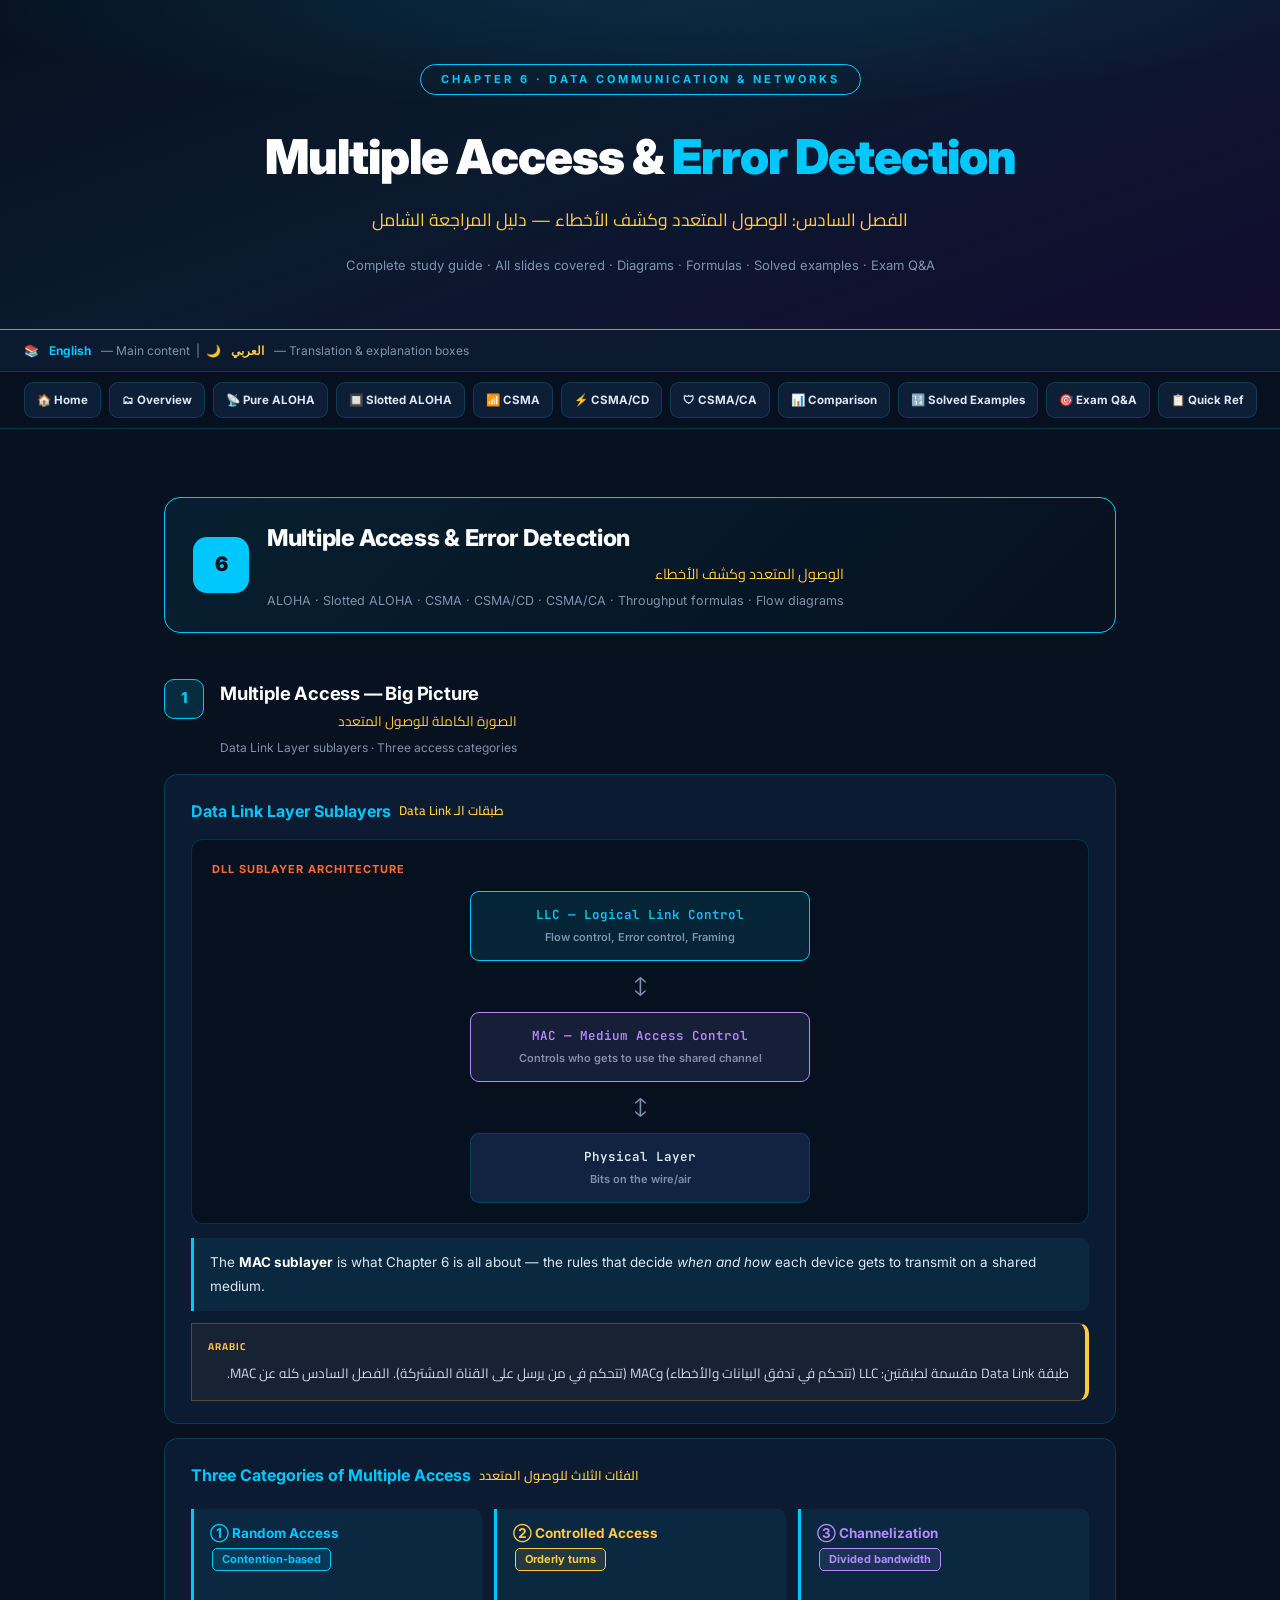
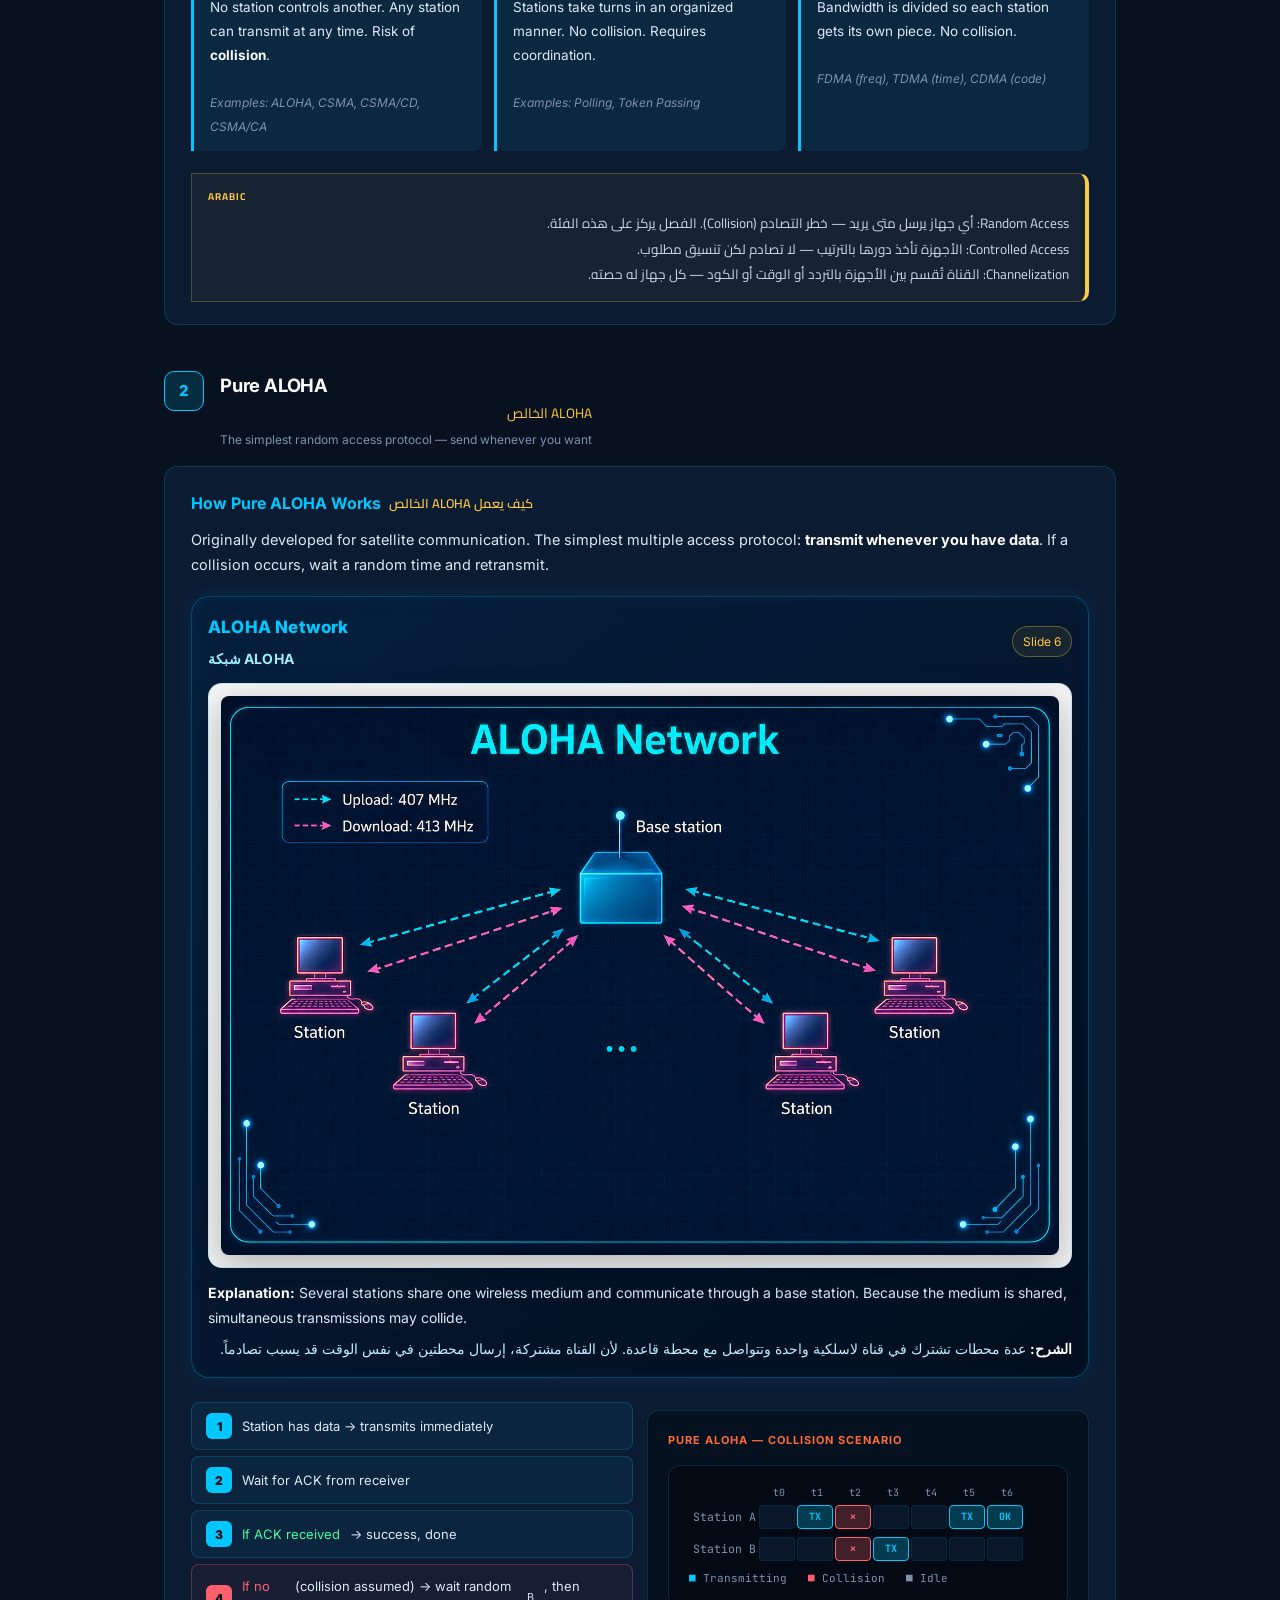
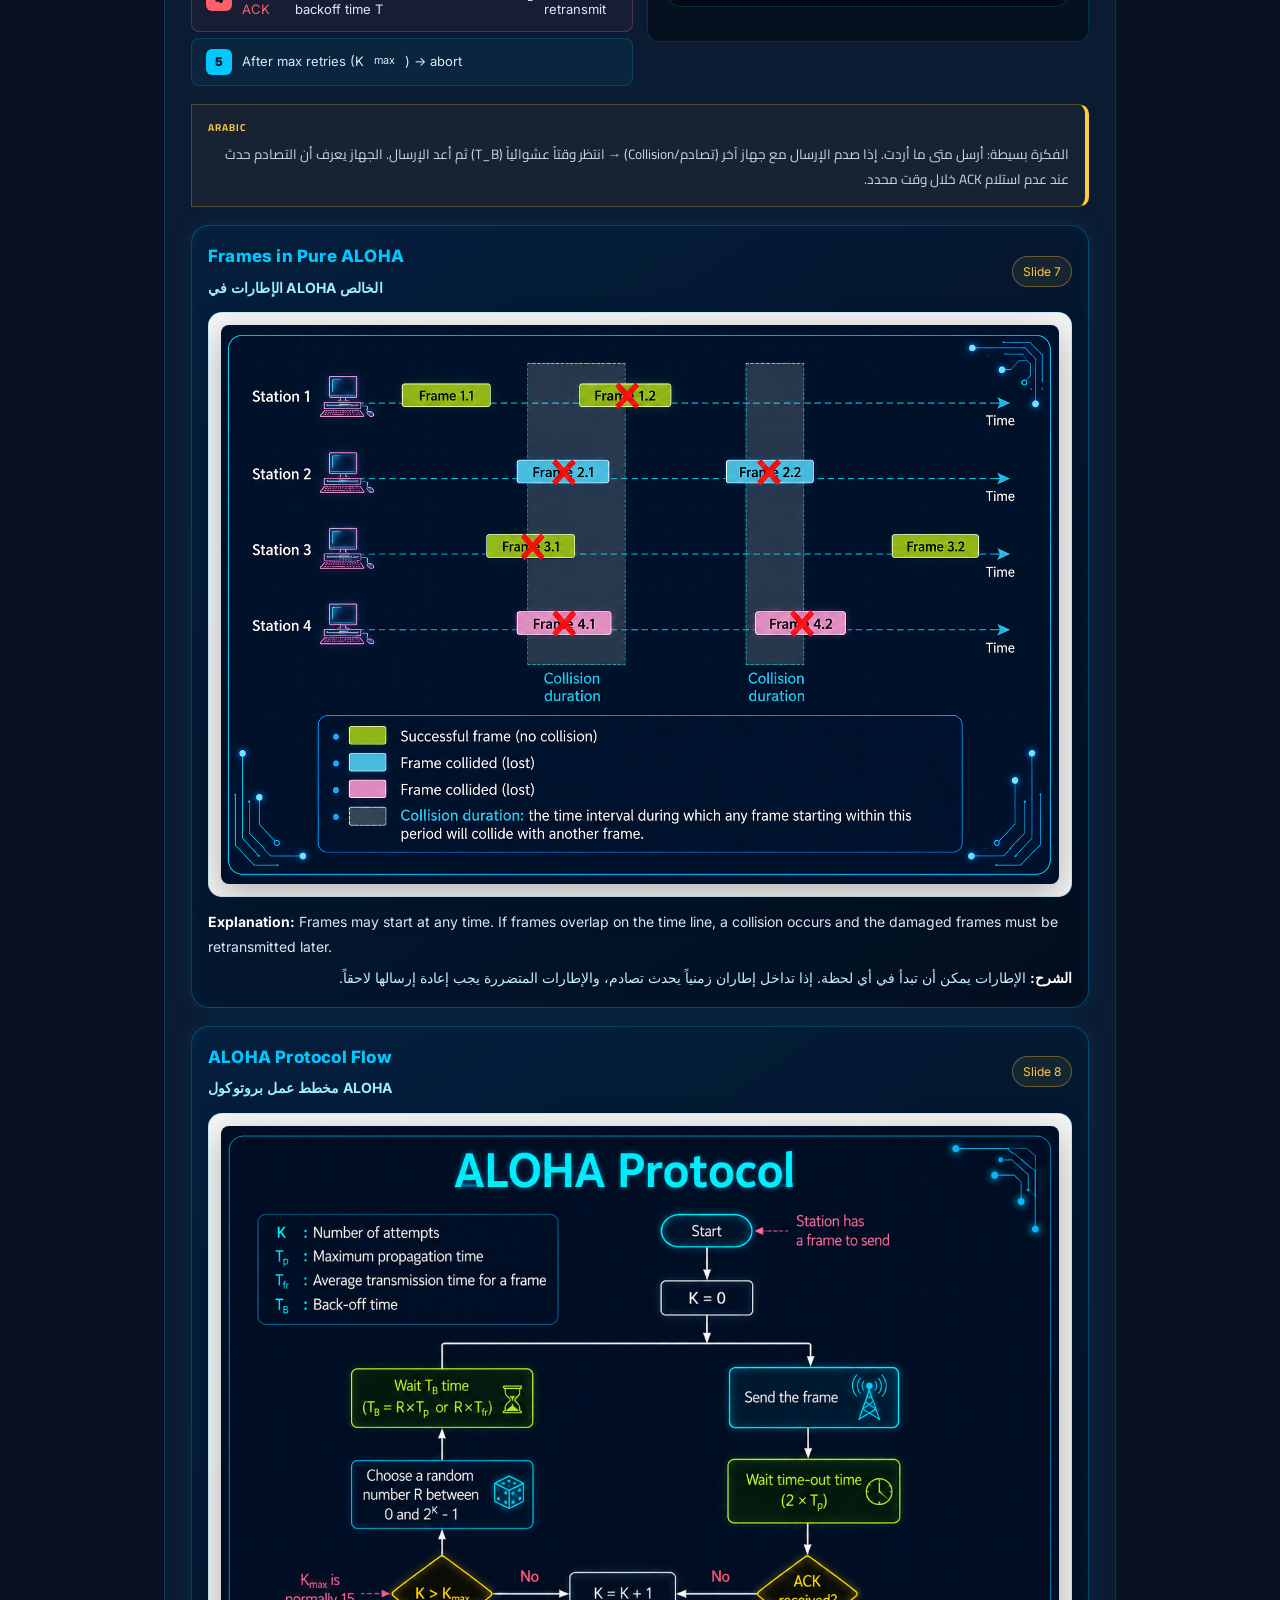
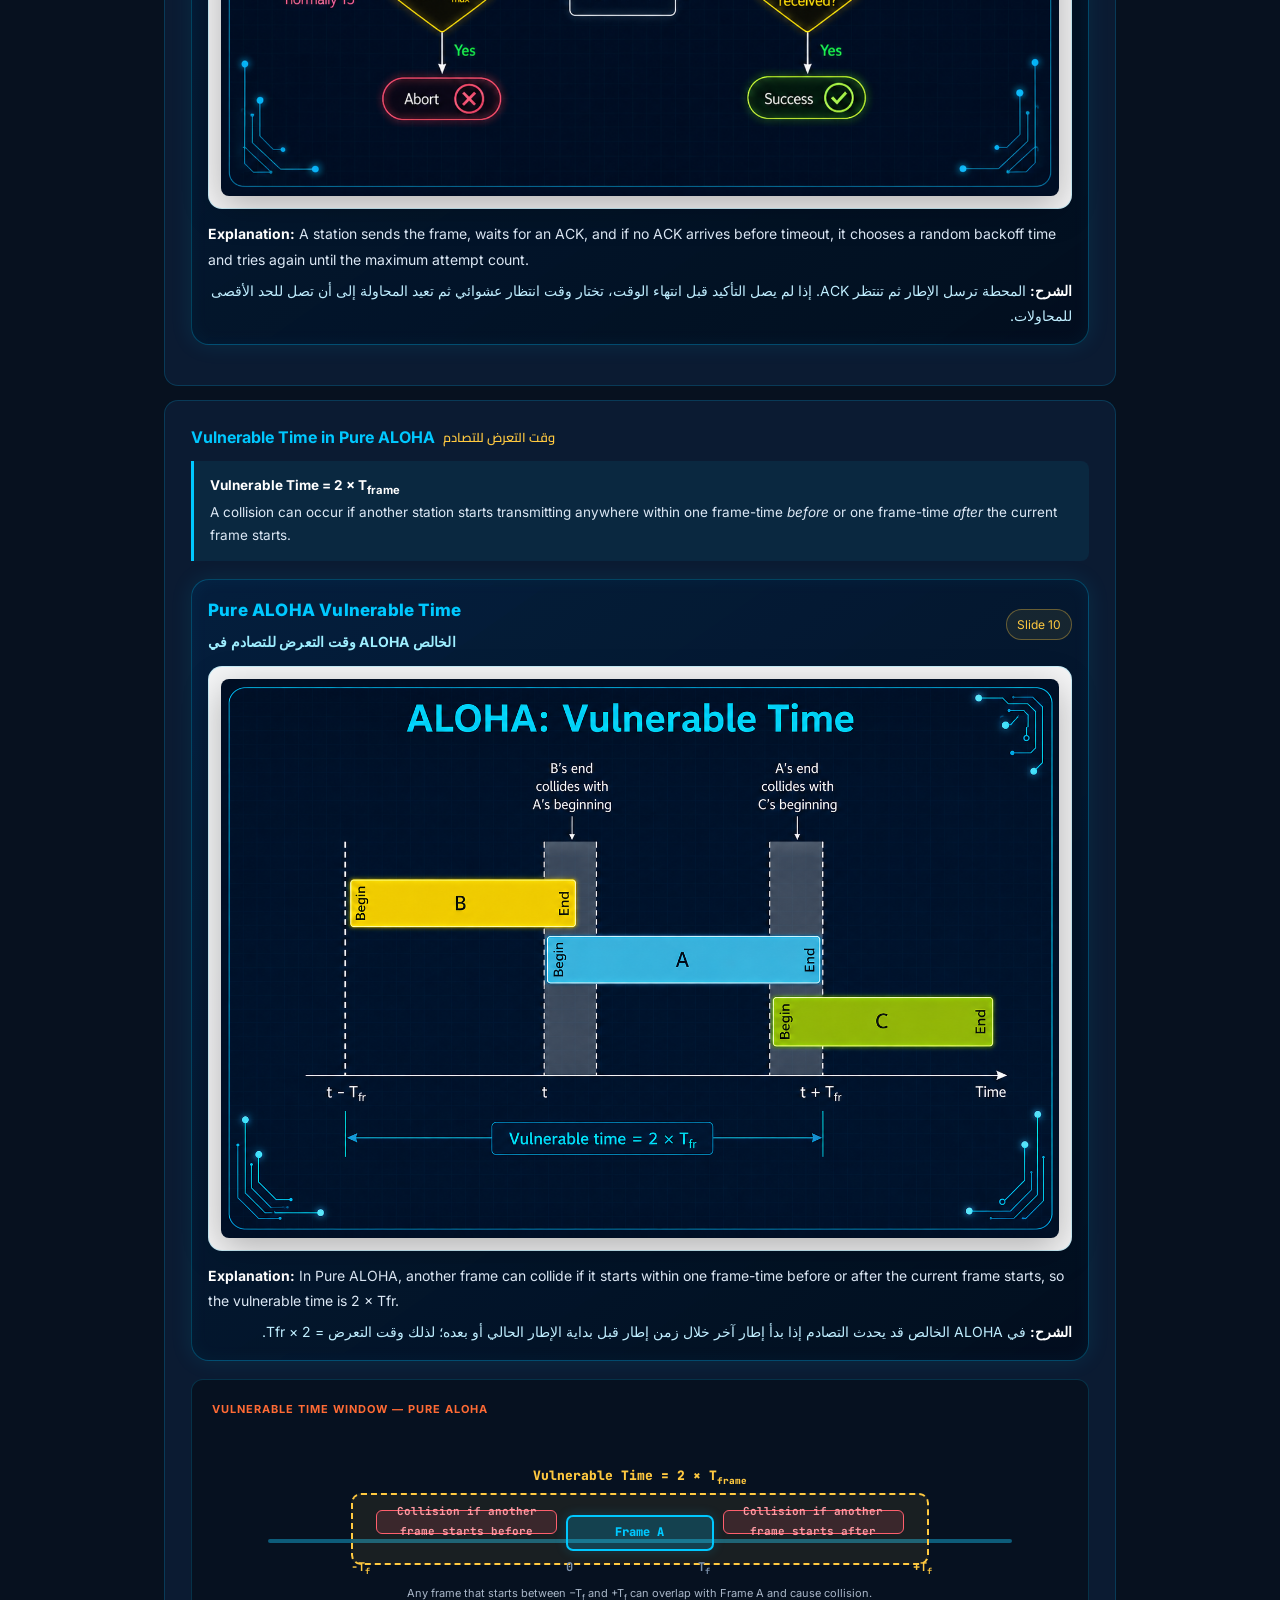
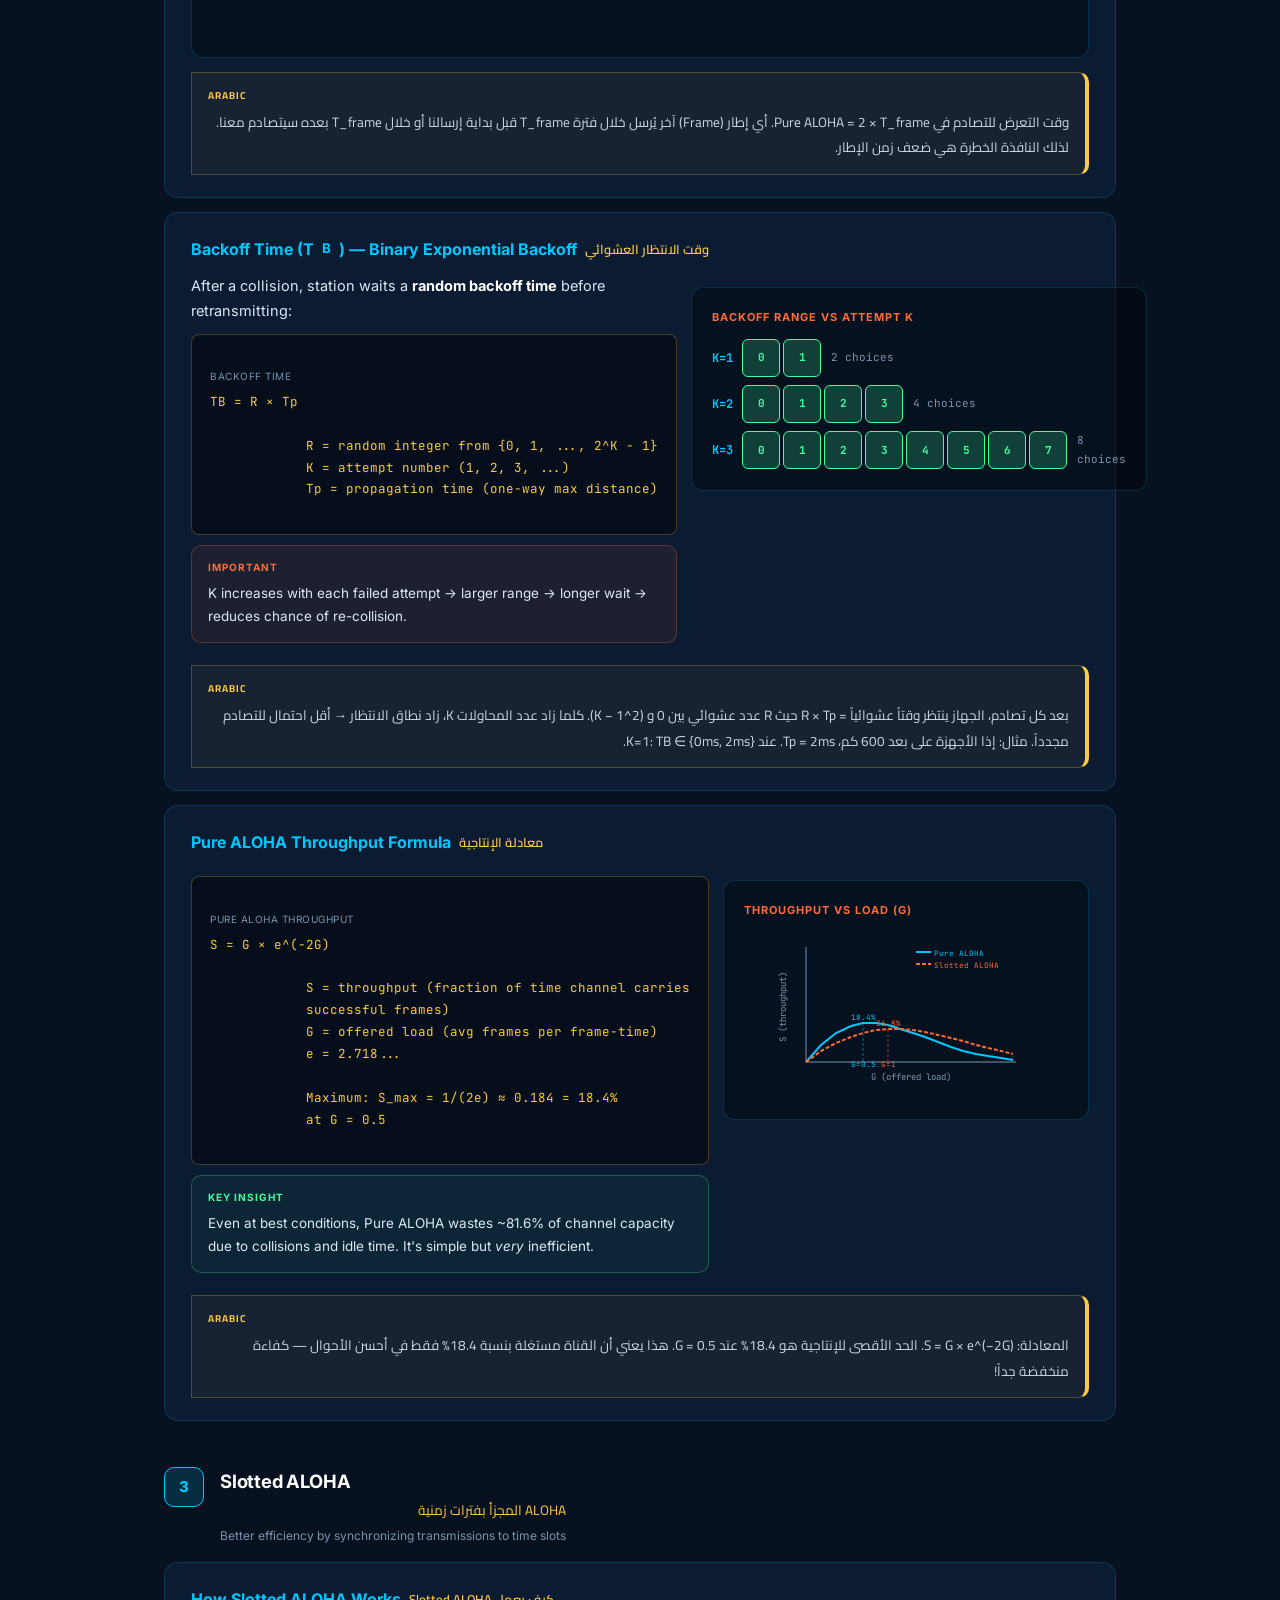
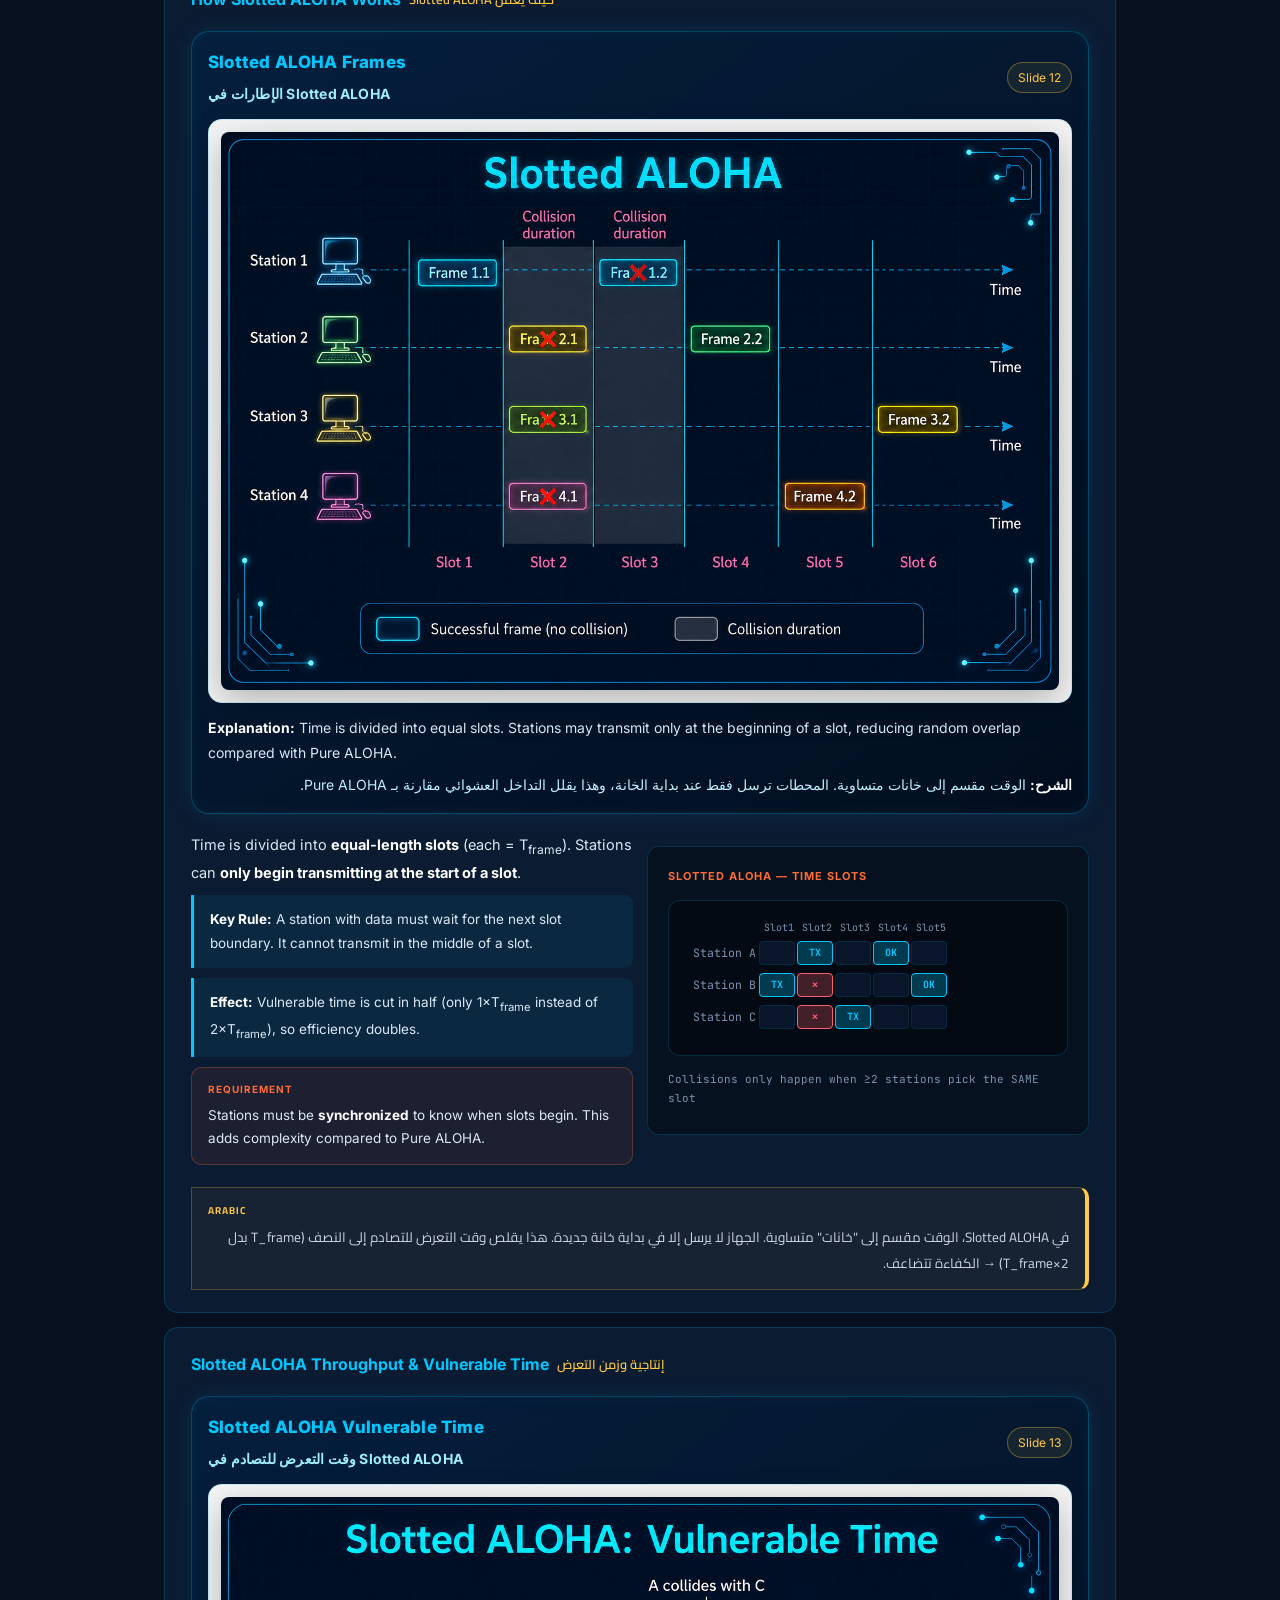
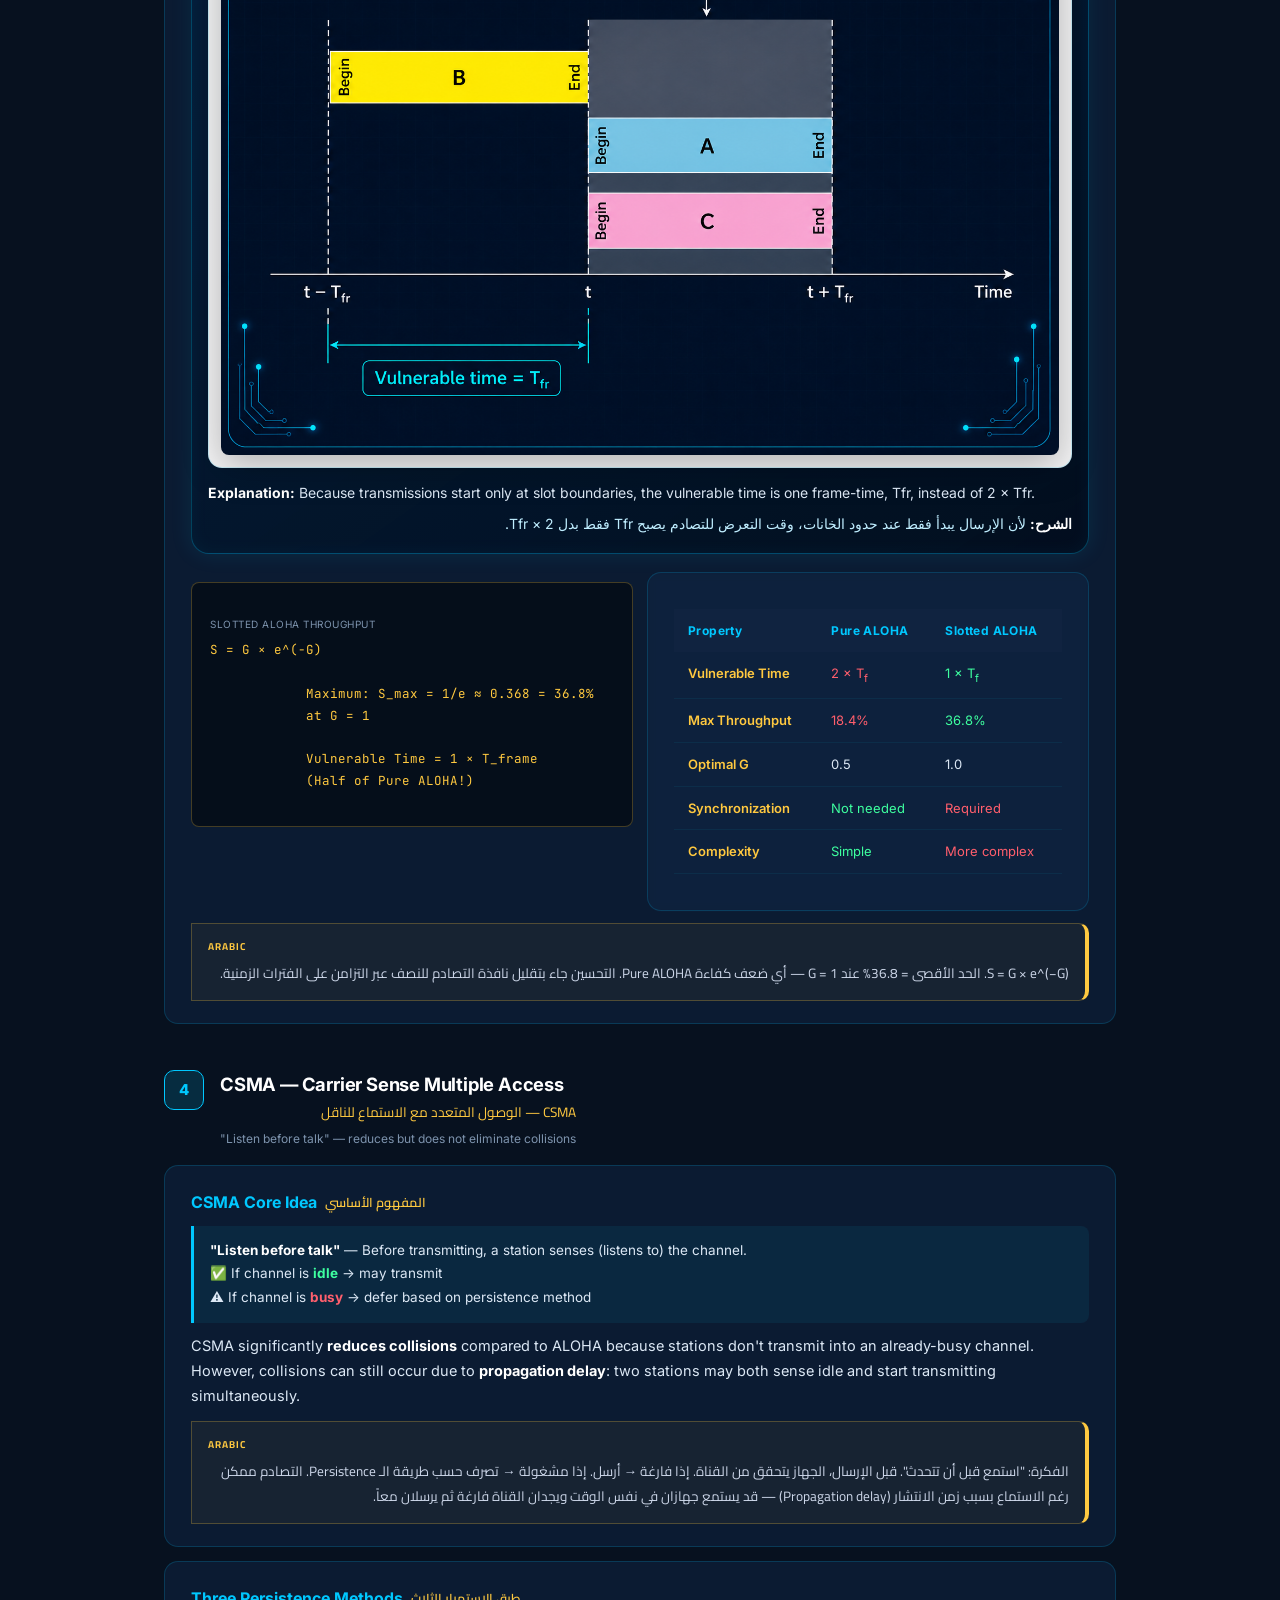
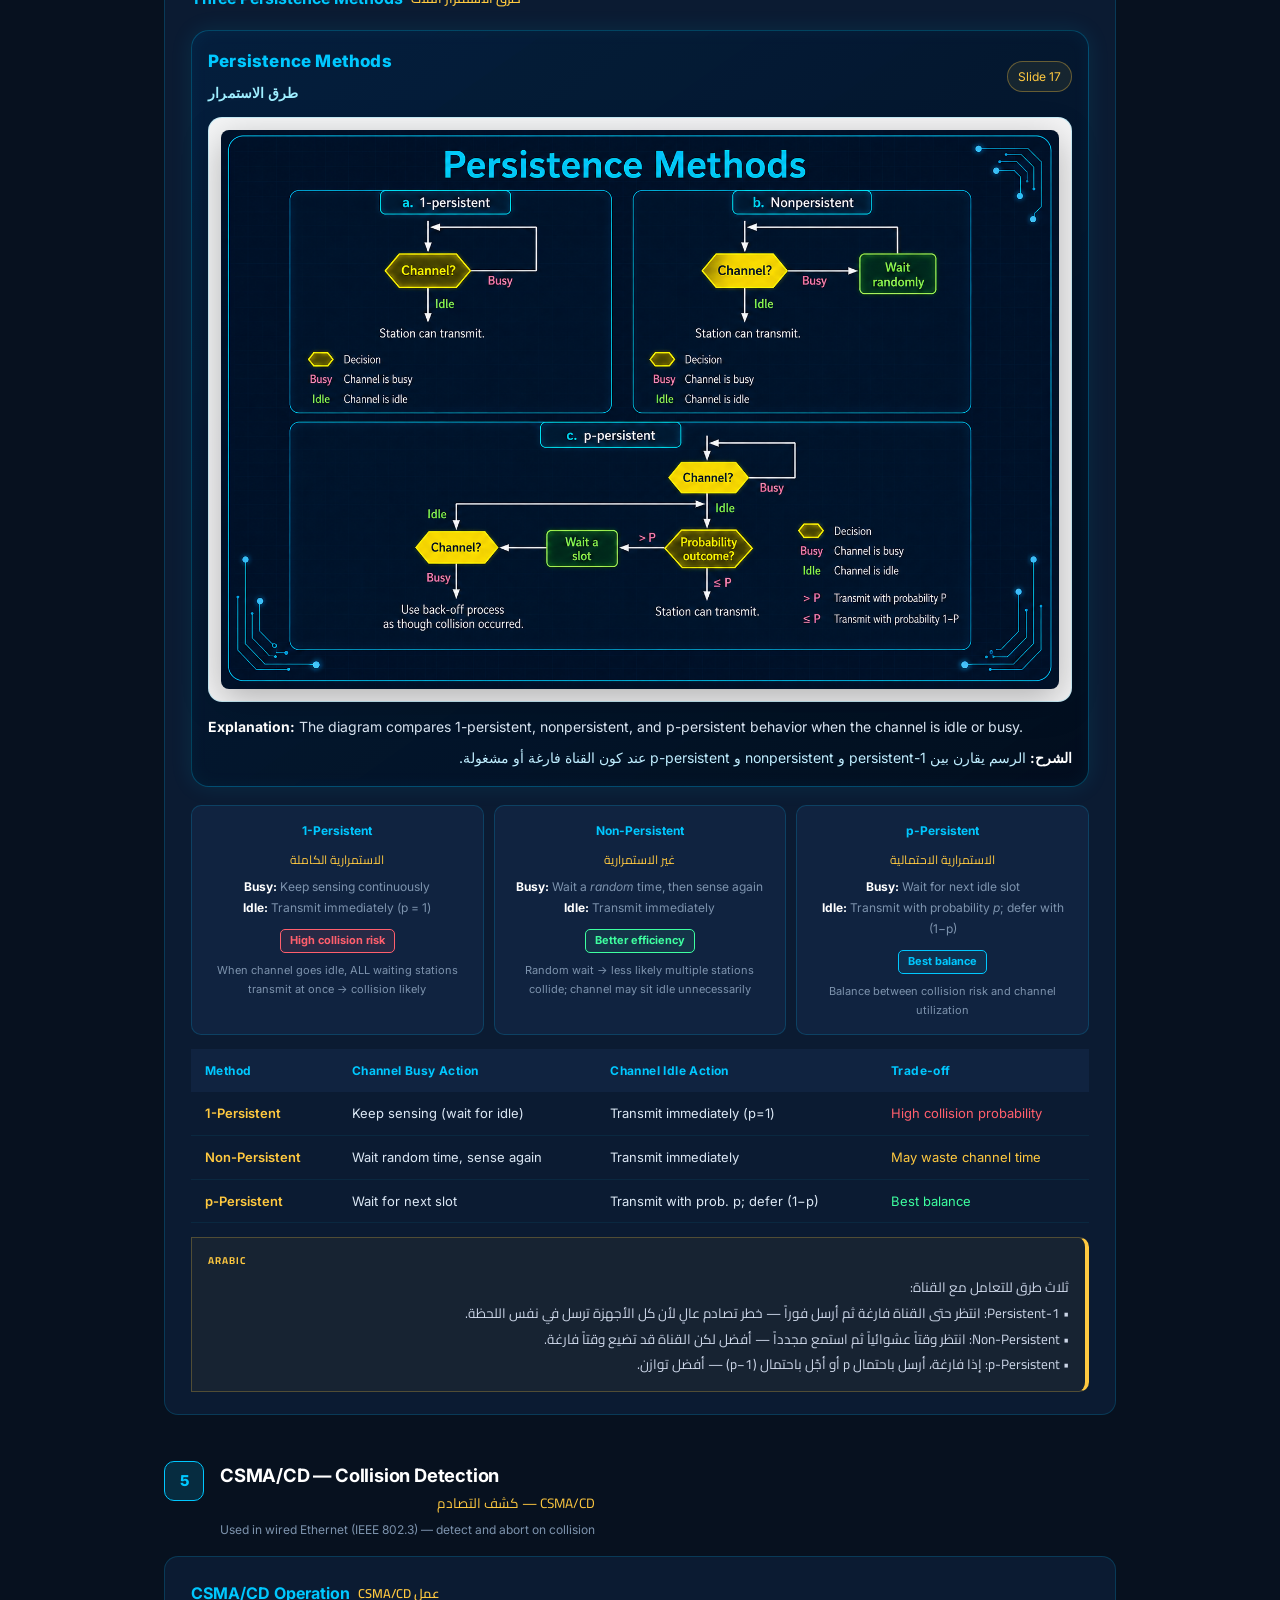
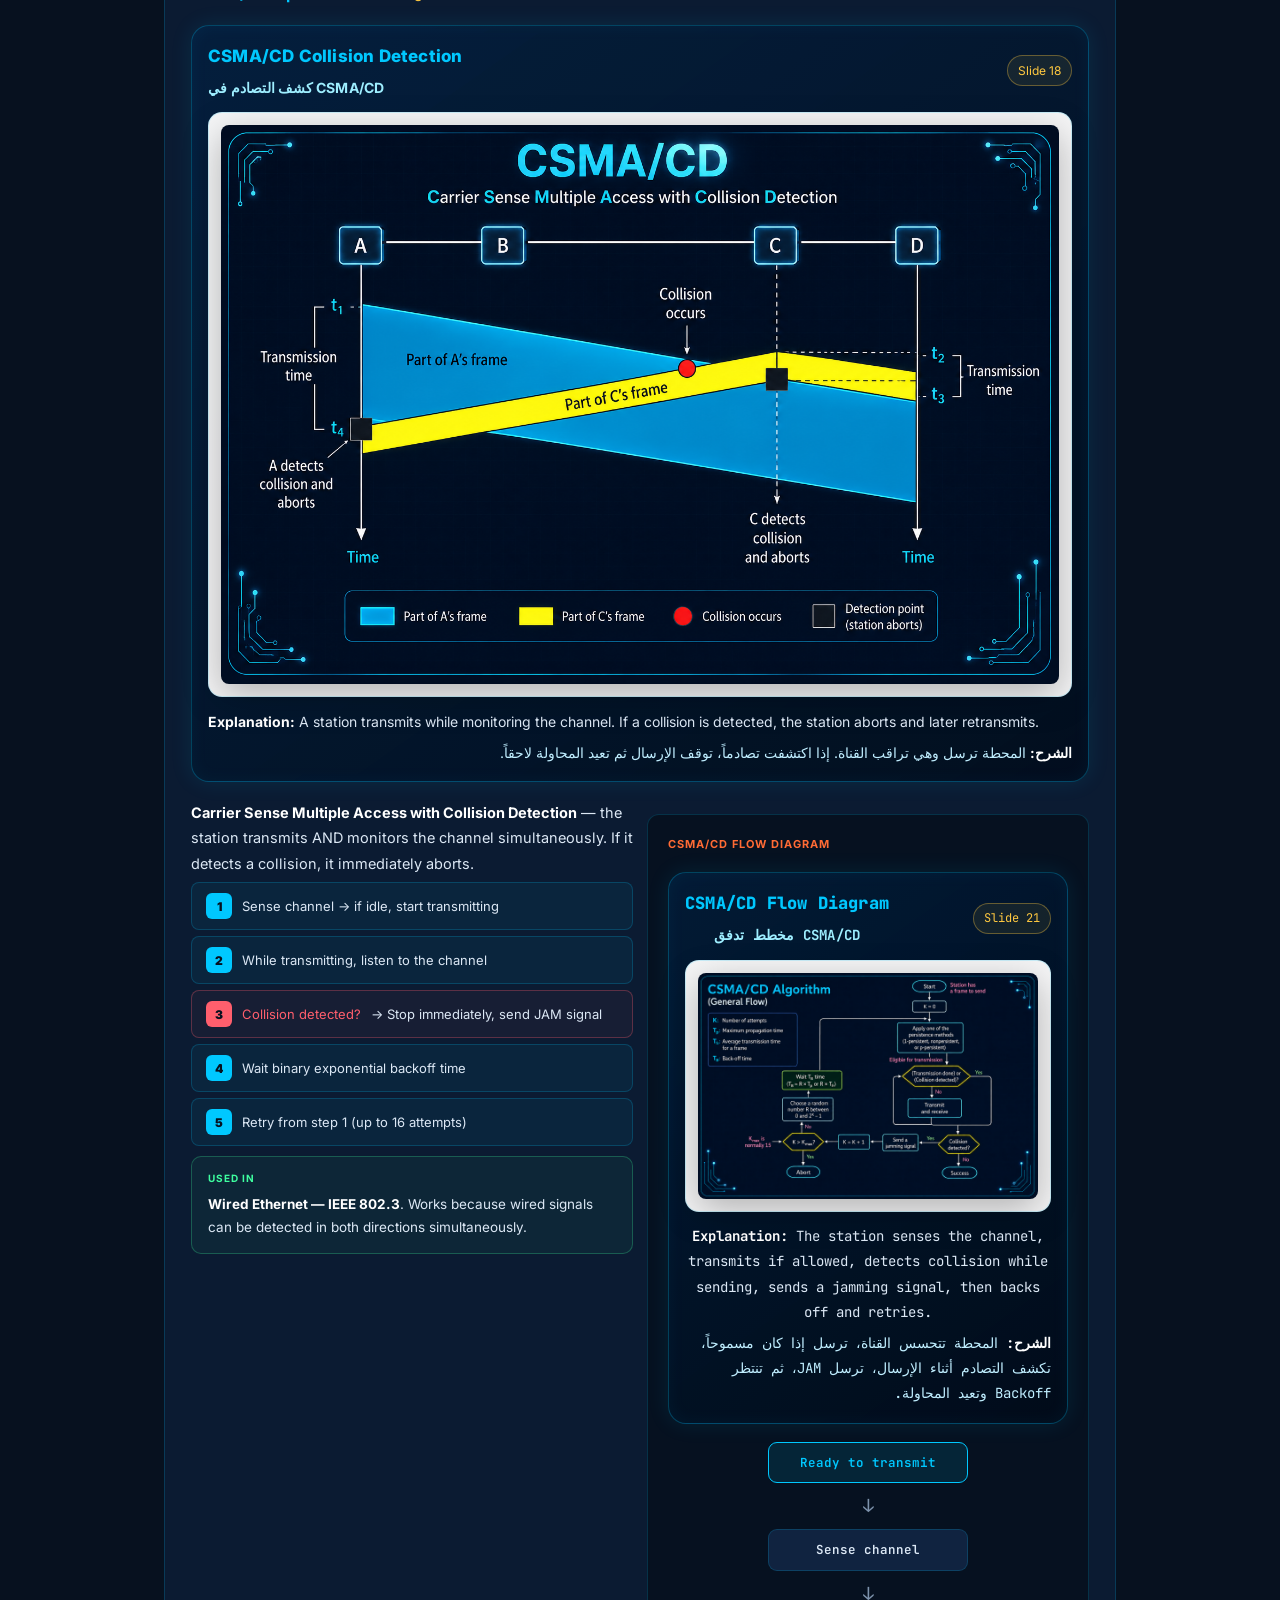
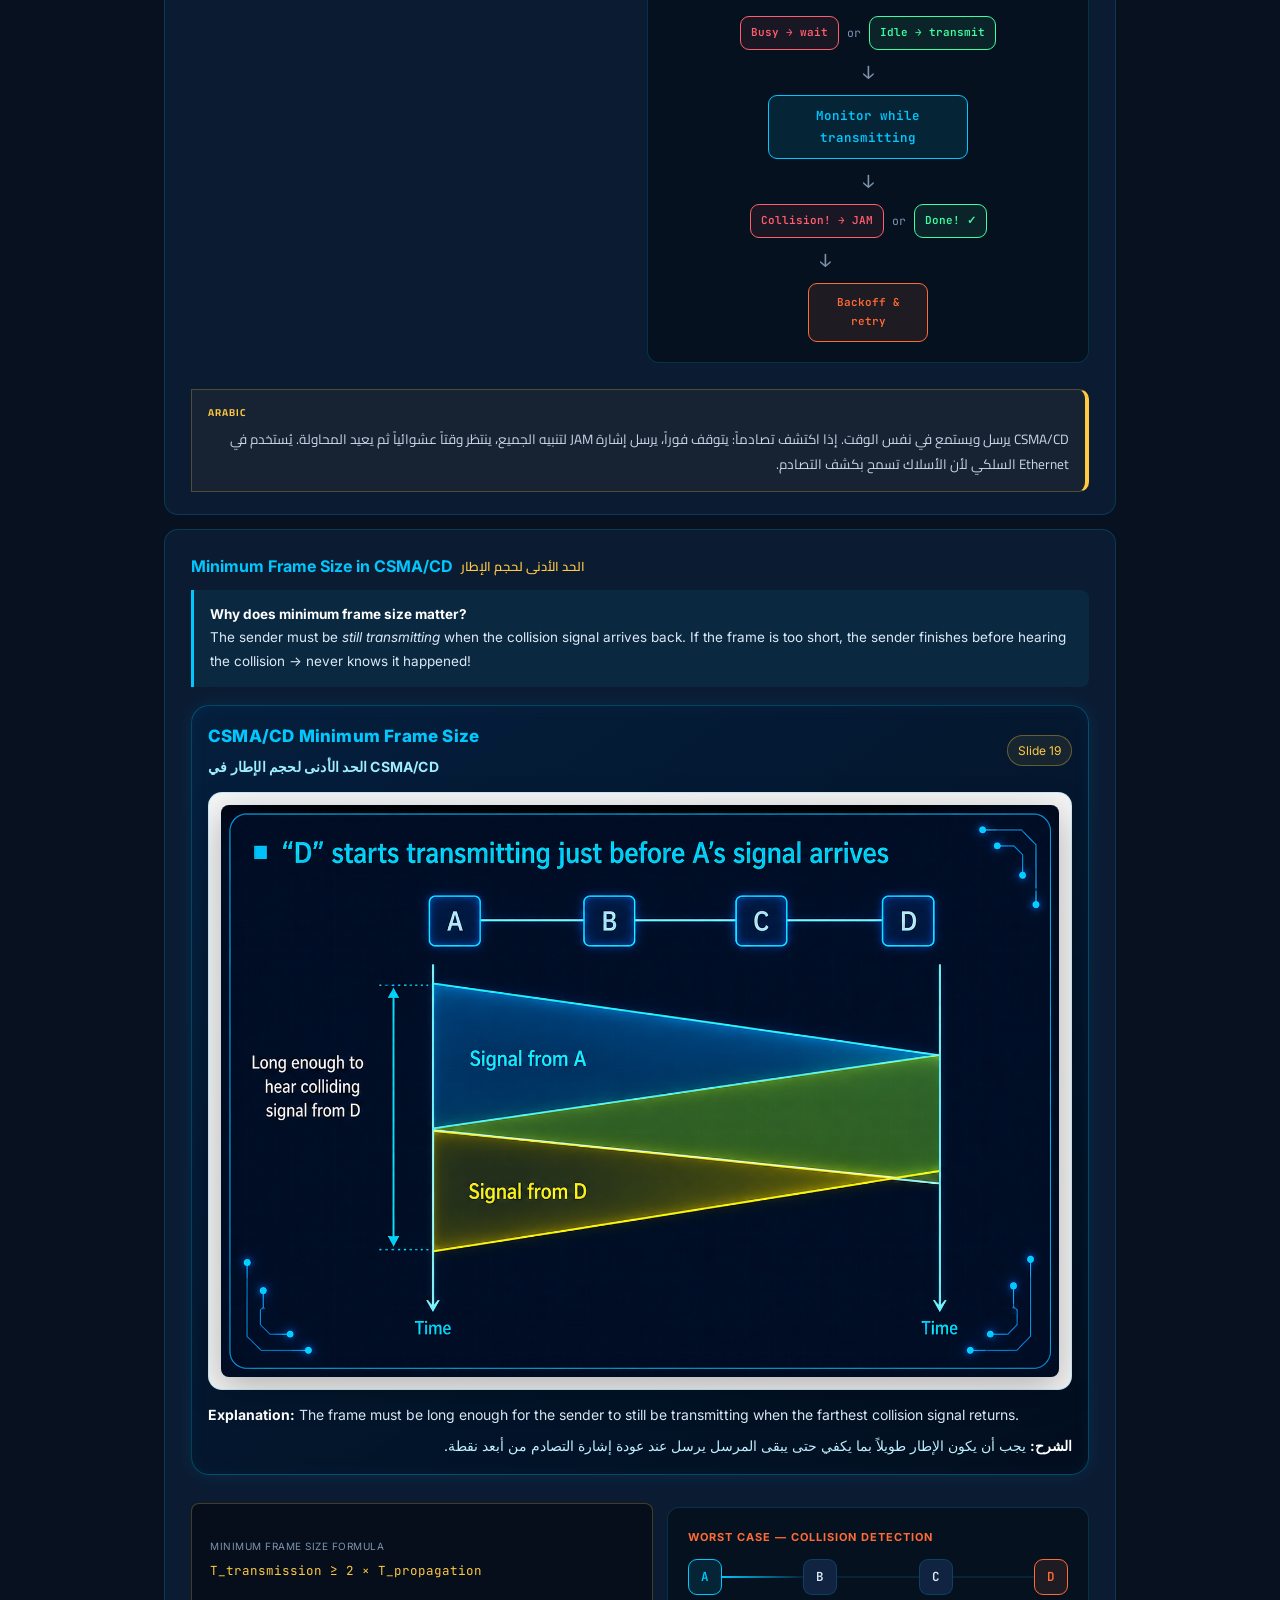
<file: chapter6.html>
<!DOCTYPE html>

<html lang="en">
<head>
<meta charset="utf-8"/>
<meta content="width=device-width, initial-scale=1.0" name="viewport"/>
<title>Chapter 6 — Multiple Access &amp; Error Detection</title>
<link href="https://fonts.googleapis.com/css2?family=Cairo:wght@300;400;600;700;900&amp;family=Inter:wght@300;400;500;600;700;900&amp;family=JetBrains+Mono:wght@400;600&amp;display=swap" rel="stylesheet"/>
<link href="responsive0.css" rel="stylesheet"/>
<style>
    :root {
      --navy: #07111f;
      --deep: #0b1a2e;
      --mid-blue: #102340;
      --card-bg: rgba(16, 35, 64, .6);
      --border: rgba(0, 200, 255, .18);
      --accent: #00c8ff;
      --accent2: #ff6b35;
      --gold: #ffc940;
      --green: #3effa0;
      --red: #ff5f6d;
      --purple: #b48aff;
      --text: #dce8f5;
      --muted: #7d93ad;
      --highlight: rgba(0, 200, 255, .07);
      --ar-bg: rgba(255, 201, 64, .05);
      --ar-border: rgba(255, 201, 64, .25)
    }

    * {
      margin: 0;
      padding: 0;
      box-sizing: border-box
    }

    body {
      font-family: Inter, sans-serif;
      background: var(--navy);
      color: var(--text);
      line-height: 1.75;
      font-size: 14.5px;
      scroll-behavior: smooth
    }

    b,
    strong {
      color: #fff
    }

    .hero {
      background: linear-gradient(160deg, #07111f 0%, #0b1a2e 45%, #130c30 100%);
      padding: 64px 40px 52px;
      text-align: center;
      position: relative;
      overflow: hidden;
      border-bottom: 1px solid var(--accent)
    }

    .hero:before {
      content: '';
      position: absolute;
      inset: 0;
      background: radial-gradient(ellipse 80% 55% at 50% -5%, rgba(0, 200, 255, .13), transparent 70%);
      pointer-events: none
    }

    .badge {
      display: inline-block;
      border: 1px solid var(--accent);
      color: var(--accent);
      font-size: 11px;
      font-weight: 700;
      letter-spacing: 3px;
      padding: 5px 20px;
      border-radius: 20px;
      margin-bottom: 20px;
      text-transform: uppercase
    }

    .hero h1 {
      font-size: 3rem;
      font-weight: 900;
      color: #fff;
      letter-spacing: -1px;
      margin-bottom: 6px
    }

    .hero h1 span {
      color: var(--accent)
    }

    .hero .ar-title {
      font-family: Cairo, sans-serif;
      font-size: 1.1rem;
      color: var(--gold);
      margin-bottom: 18px;
      direction: rtl
    }

    .hero p {
      color: var(--muted);
      font-size: 13px;
      max-width: 620px;
      margin: 0 auto
    }

    .lang-bar {
      background: var(--deep);
      border-bottom: 1px solid var(--border);
      padding: 10px 24px;
      display: flex;
      align-items: center;
      gap: 10px;
      font-size: 12px;
      color: var(--muted)
    }

    .lang-bar strong {
      color: var(--accent)
    }

    /* Sticky topic nav */
    .topic-nav {
      position: sticky;
      top: 0;
      z-index: 999;
      background: rgba(7, 17, 31, .95);
      backdrop-filter: blur(12px);
      border-bottom: 1px solid var(--border);
      padding: 10px 20px;
      display: flex;
      gap: 8px;
      justify-content: center;
      flex-wrap: wrap
    }

    .topic-nav a {
      text-decoration: none;
      color: var(--text);
      border: 1px solid var(--border);
      background: rgba(16, 35, 64, .75);
      padding: 7px 12px;
      border-radius: 9px;
      font-size: 11.5px;
      font-weight: 700;
      transition: .2s;
      white-space: nowrap
    }

    .topic-nav a:hover,
    .topic-nav a.active {
      color: var(--navy);
      background: var(--accent);
      border-color: var(--accent)
    }

    .container {
      max-width: 1000px;
      margin: 0 auto;
      padding: 36px 24px 90px
    }

    .chapter-banner {
      background: linear-gradient(135deg, rgba(0, 200, 255, .08), rgba(7, 17, 31, .6));
      border: 1px solid var(--accent);
      border-radius: 16px;
      padding: 20px 28px;
      margin: 32px 0 28px;
      display: flex;
      align-items: center;
      gap: 18px
    }

    .ch-num {
      width: 56px;
      height: 56px;
      background: var(--accent);
      color: var(--navy);
      border-radius: 14px;
      display: flex;
      align-items: center;
      justify-content: center;
      font-weight: 900;
      font-size: 20px;
      flex-shrink: 0
    }

    .ch-titles h2 {
      font-size: 1.45rem;
      font-weight: 800;
      color: #fff;
      letter-spacing: -.3px
    }

    .ch-titles .ar {
      font-family: Cairo, sans-serif;
      font-size: .9rem;
      color: var(--gold);
      direction: rtl;
      text-align: right;
      margin-top: 2px
    }

    .ch-titles .desc {
      font-size: 12.5px;
      color: var(--muted);
      margin-top: 4px
    }

    .section-header {
      display: flex;
      align-items: flex-start;
      gap: 16px;
      margin: 44px 0 16px;
      scroll-margin-top: 80px
    }

    .sec-num {
      width: 40px;
      height: 40px;
      background: rgba(0, 200, 255, .15);
      border: 1px solid var(--accent);
      color: var(--accent);
      border-radius: 10px;
      display: flex;
      align-items: center;
      justify-content: center;
      font-weight: 800;
      font-size: 15px;
      flex-shrink: 0;
      margin-top: 2px
    }

    .sec-titles h3 {
      font-size: 1.15rem;
      font-weight: 700;
      color: #fff;
      letter-spacing: -.2px
    }

    .sec-titles .ar {
      font-family: Cairo, sans-serif;
      font-size: .85rem;
      color: var(--gold);
      direction: rtl;
      text-align: right;
      margin-top: 1px
    }

    .sec-titles .desc {
      font-size: 12px;
      color: var(--muted);
      margin-top: 3px
    }

    .card {
      background: var(--card-bg);
      border: 1px solid var(--border);
      border-radius: 14px;
      padding: 22px 26px;
      margin-bottom: 14px;
      backdrop-filter: blur(4px)
    }

    .card-title {
      font-size: 1rem;
      font-weight: 700;
      color: var(--accent);
      margin-bottom: 10px;
      display: flex;
      align-items: center;
      gap: 8px;
      flex-wrap: wrap
    }

    .card-title .ar {
      font-family: Cairo, sans-serif;
      font-size: .8rem;
      color: var(--gold);
      font-weight: 600;
      direction: rtl
    }

    .card p,
    .card li {
      margin-bottom: 6px
    }

    .card ul,
    .card ol {
      padding-left: 22px
    }

    .ar-box {
      background: var(--ar-bg);
      border: 1px solid var(--ar-border);
      border-right: 4px solid var(--gold);
      border-radius: 0 10px 10px 0;
      padding: 13px 16px;
      margin-top: 12px;
      direction: rtl;
      text-align: right;
      font-family: Cairo, sans-serif;
      font-size: 13.5px;
      color: #ccd6e8;
      line-height: 1.9
    }

    .ar-label {
      font-size: 10px;
      font-weight: 700;
      color: var(--gold);
      letter-spacing: 1px;
      text-transform: uppercase;
      margin-bottom: 5px;
      direction: ltr;
      text-align: left
    }

    .highlight {
      background: var(--highlight);
      border-left: 3px solid var(--accent);
      border-radius: 0 8px 8px 0;
      padding: 13px 16px;
      margin: 10px 0;
      font-size: 13.5px
    }

    .note {
      background: rgba(255, 107, 53, .07);
      border: 1px solid rgba(255, 107, 53, .28);
      border-radius: 10px;
      padding: 13px 16px;
      margin: 10px 0;
      font-size: 13.5px
    }

    .note-label {
      font-size: 10px;
      font-weight: 700;
      color: var(--accent2);
      letter-spacing: 1px;
      text-transform: uppercase;
      margin-bottom: 5px
    }

    .tip {
      background: rgba(62, 255, 160, .05);
      border: 1px solid rgba(62, 255, 160, .25);
      border-radius: 10px;
      padding: 13px 16px;
      margin: 10px 0;
      font-size: 13.5px
    }

    .tip-label {
      font-size: 10px;
      font-weight: 700;
      color: var(--green);
      letter-spacing: 1px;
      text-transform: uppercase;
      margin-bottom: 5px
    }

    .formula {
      background: rgba(0, 0, 0, .45);
      border: 1px solid rgba(255, 201, 64, .25);
      border-radius: 8px;
      padding: 12px 18px;
      margin: 10px 0;
      font-family: 'JetBrains Mono', monospace;
      font-size: 12.5px;
      color: var(--gold);
      direction: ltr;
      overflow-x: auto;
      white-space: pre
    }

    .formula .flabel {
      font-family: Inter, sans-serif;
      font-size: 10px;
      color: var(--muted);
      margin-bottom: 5px;
      letter-spacing: .5px;
      text-transform: uppercase
    }

    .table-wrap {
      overflow-x: auto;
      margin: 14px 0
    }

    table {
      width: 100%;
      border-collapse: collapse;
      font-size: 13px
    }

    thead th {
      background: var(--mid-blue);
      color: var(--accent);
      padding: 11px 14px;
      text-align: left;
      font-weight: 700;
      font-size: 12px;
      letter-spacing: .4px;
      white-space: nowrap
    }

    tbody tr {
      border-bottom: 1px solid rgba(0, 200, 255, .07)
    }

    tbody tr:hover {
      background: var(--highlight)
    }

    tbody td {
      padding: 10px 14px;
      vertical-align: top
    }

    tbody td:first-child {
      font-weight: 600;
      color: var(--gold)
    }

    .g {
      color: var(--green)
    }

    .r {
      color: var(--red)
    }

    .y {
      color: var(--gold)
    }

    .p {
      color: var(--purple)
    }

    .tag {
      display: inline-block;
      border: 1px solid var(--accent);
      color: var(--accent);
      background: rgba(0, 200, 255, .1);
      border-radius: 5px;
      padding: 1px 9px;
      font-size: 11px;
      font-weight: 700;
      margin: 2px
    }

    .grid2 {
      display: grid;
      grid-template-columns: 1fr 1fr;
      gap: 14px
    }

    .grid3 {
      display: grid;
      grid-template-columns: 1fr 1fr 1fr;
      gap: 12px
    }

    /* Diagrams / visual blocks */
    .diagram {
      background: rgba(0, 0, 0, .35);
      border: 1px solid var(--border);
      border-radius: 12px;
      padding: 20px;
      margin: 14px 0;
      text-align: center;
      font-family: 'JetBrains Mono', monospace;
      font-size: 12px;
      overflow-x: auto
    }

    .diagram-title {
      font-family: Inter, sans-serif;
      font-size: 11px;
      font-weight: 700;
      color: var(--accent2);
      text-transform: uppercase;
      letter-spacing: 1px;
      margin-bottom: 12px;
      text-align: left
    }

    .flow {
      display: flex;
      align-items: center;
      justify-content: center;
      flex-wrap: wrap;
      gap: 0;
      margin: 14px 0
    }

    .fbox {
      background: var(--mid-blue);
      border: 1px solid var(--border);
      border-radius: 9px;
      padding: 9px 14px;
      font-size: 12.5px;
      font-weight: 600;
      text-align: center
    }

    .fbox.a {
      border-color: var(--accent);
      color: var(--accent);
      background: rgba(0, 200, 255, .1)
    }

    .fbox.o {
      border-color: var(--accent2);
      color: var(--accent2);
      background: rgba(255, 107, 53, .1)
    }

    .fbox.p {
      border-color: var(--purple);
      color: var(--purple);
      background: rgba(180, 138, 255, .1)
    }

    .fbox.g {
      border-color: var(--green);
      color: var(--green);
      background: rgba(62, 255, 160, .08)
    }

    .fbox.r {
      border-color: var(--red);
      color: var(--red);
      background: rgba(255, 95, 109, .08)
    }

    .arrow {
      color: var(--muted);
      font-size: 18px;
      padding: 0 8px
    }

    .arrow-down {
      color: var(--muted);
      font-size: 18px;
      display: block;
      text-align: center;
      margin: 4px 0
    }

    .timeline {
      display: flex;
      flex-direction: column;
      gap: 0;
      margin: 14px 0
    }

    .tl-row {
      display: flex;
      align-items: stretch;
      gap: 0
    }

    .tl-time {
      min-width: 90px;
      font-family: 'JetBrains Mono', monospace;
      font-size: 11.5px;
      color: var(--muted);
      text-align: right;
      padding: 8px 12px 8px 0;
      border-right: 2px solid var(--border);
      flex-shrink: 0
    }

    .tl-dot {
      width: 14px;
      height: 14px;
      border-radius: 50%;
      margin: 10px -7px 0 -7px;
      flex-shrink: 0;
      position: relative;
      z-index: 1
    }

    .tl-dot.blue {
      background: var(--accent);
      box-shadow: 0 0 8px rgba(0, 200, 255, .5)
    }

    .tl-dot.orange {
      background: var(--accent2);
      box-shadow: 0 0 8px rgba(255, 107, 53, .5)
    }

    .tl-dot.green {
      background: var(--green);
      box-shadow: 0 0 8px rgba(62, 255, 160, .5)
    }

    .tl-dot.red {
      background: var(--red);
      box-shadow: 0 0 8px rgba(255, 95, 109, .5)
    }

    .tl-content {
      padding: 6px 0 6px 20px;
      font-size: 13px
    }

    hr.div {
      border: none;
      height: 1px;
      background: linear-gradient(90deg, transparent, var(--accent), transparent);
      opacity: .2;
      margin: 44px 0
    }

    .exam-q {
      border-left: 3px solid var(--purple);
      background: rgba(180, 138, 255, .05);
      border-radius: 0 8px 8px 0;
      padding: 13px 16px;
      margin: 10px 0;
      font-size: 13.5px
    }

    .exam-q .q-label {
      font-size: 10px;
      font-weight: 700;
      color: var(--purple);
      letter-spacing: 1px;
      text-transform: uppercase;
      margin-bottom: 5px
    }

    .answer {
      color: var(--green);
      font-weight: 700
    }

    .final {
      background: linear-gradient(135deg, rgba(0, 200, 255, .06), rgba(7, 17, 31, .8));
      border: 1px solid var(--accent);
      border-radius: 16px;
      padding: 30px;
      margin-top: 52px
    }

    .final h2 {
      font-size: 1.2rem;
      font-weight: 800;
      color: var(--accent);
      margin-bottom: 18px
    }

    .final h2 .ar {
      font-family: Cairo, sans-serif;
      font-size: .85rem;
      color: var(--gold);
      font-weight: 600;
      direction: rtl;
      display: block;
      margin-top: 2px
    }

    /* ALOHA timeline visualizer */
    .aloha-vis {
      background: rgba(0, 0, 0, .35);
      border: 1px solid var(--border);
      border-radius: 12px;
      padding: 18px 20px;
      margin: 14px 0;
      overflow-x: auto
    }

    .aloha-vis .av-label {
      font-size: 11px;
      font-weight: 700;
      color: var(--accent2);
      text-transform: uppercase;
      letter-spacing: 1px;
      margin-bottom: 10px
    }

    .aloha-row {
      display: flex;
      align-items: center;
      gap: 0;
      margin-bottom: 8px
    }

    .aloha-station {
      min-width: 70px;
      font-size: 11.5px;
      color: var(--muted);
      font-family: 'JetBrains Mono', monospace
    }

    .aloha-time {
      display: flex;
      gap: 2px
    }

    .aloha-slot {
      width: 36px;
      height: 24px;
      border-radius: 4px;
      display: flex;
      align-items: center;
      justify-content: center;
      font-size: 10px;
      font-weight: 700;
      flex-shrink: 0
    }

    .aloha-slot.tx {
      background: rgba(0, 200, 255, .25);
      border: 1px solid var(--accent);
      color: var(--accent)
    }

    .aloha-slot.col {
      background: rgba(255, 95, 109, .25);
      border: 1px solid var(--red);
      color: var(--red)
    }

    .aloha-slot.idle {
      background: rgba(16, 35, 64, .5);
      border: 1px solid rgba(0, 200, 255, .1);
      color: var(--muted)
    }

    .aloha-slot.vul {
      background: rgba(255, 201, 64, .12);
      border: 1px dashed rgba(255, 201, 64, .4);
      color: var(--gold)
    }

    .t-axis {
      display: flex;
      gap: 2px;
      margin-left: 72px;
      margin-bottom: 4px
    }

    .t-label {
      width: 36px;
      text-align: center;
      font-size: 10px;
      color: var(--muted);
      font-family: 'JetBrains Mono', monospace;
      flex-shrink: 0
    }

    /* Backoff visual */
    .backoff-vis {
      background: rgba(0, 0, 0, .35);
      border: 1px solid var(--border);
      border-radius: 12px;
      padding: 18px 20px;
      margin: 14px 0
    }

    .step-box {
      background: rgba(0, 200, 255, .06);
      border: 1px solid rgba(0, 200, 255, .2);
      border-radius: 8px;
      padding: 10px 14px;
      margin: 6px 0;
      font-size: 13px;
      display: flex;
      align-items: center;
      gap: 10px
    }

    .step-num {
      width: 26px;
      height: 26px;
      background: var(--accent);
      color: var(--navy);
      border-radius: 6px;
      display: flex;
      align-items: center;
      justify-content: center;
      font-weight: 900;
      font-size: 12px;
      flex-shrink: 0
    }

    .csma-vis {
      display: grid;
      grid-template-columns: repeat(4, 1fr);
      gap: 8px;
      margin: 14px 0
    }

    .csma-node {
      background: var(--mid-blue);
      border: 1px solid var(--border);
      border-radius: 10px;
      padding: 12px;
      text-align: center;
      font-size: 12px;
      font-weight: 700
    }

    .csma-node.sending {
      border-color: var(--accent);
      background: rgba(0, 200, 255, .12);
      color: var(--accent)
    }

    .csma-node.collision {
      border-color: var(--red);
      background: rgba(255, 95, 109, .1);
      color: var(--red)
    }

    .csma-node.waiting {
      border-color: var(--gold);
      background: rgba(255, 201, 64, .05);
      color: var(--gold)
    }

    .contention-vis {
      display: flex;
      gap: 6px;
      margin: 12px 0;
      flex-wrap: wrap
    }

    .cw-slot {
      width: 38px;
      height: 38px;
      border-radius: 6px;
      display: flex;
      align-items: center;
      justify-content: center;
      font-size: 11px;
      font-weight: 700;
      font-family: 'JetBrains Mono', monospace
    }

    .cw-slot.win {
      background: rgba(62, 255, 160, .2);
      border: 1px solid var(--green);
      color: var(--green)
    }

    .cw-slot.lose {
      background: rgba(16, 35, 64, .8);
      border: 1px solid rgba(0, 200, 255, .15);
      color: var(--muted)
    }

    .persist-vis {
      display: grid;
      grid-template-columns: repeat(3, 1fr);
      gap: 10px;
      margin: 12px 0
    }

    .persist-card {
      background: var(--mid-blue);
      border: 1px solid var(--border);
      border-radius: 10px;
      padding: 14px;
      text-align: center
    }

    .persist-card .pc-title {
      font-size: 12px;
      font-weight: 700;
      color: var(--accent);
      margin-bottom: 8px
    }

    .persist-card .pc-ar {
      font-family: Cairo, sans-serif;
      font-size: 12px;
      color: var(--gold);
      margin-bottom: 6px;
      direction: rtl
    }

    @media(max-width:640px) {

      .grid2,
      .grid3 {
        grid-template-columns: 1fr
      }

      .hero h1 {
        font-size: 2.15rem
      }

      .container {
        padding: 28px 14px 70px
      }

      .card {
        padding: 18px 16px
      }

      .csma-vis {
        grid-template-columns: 1fr 1fr
      }

      .persist-vis {
        grid-template-columns: 1fr
      }

      .topic-nav a {
        font-size: 10.5px;
        padding: 6px 9px
      }
    }
  

/* PowerPoint drawing inserts */
.ppt-drawing-card{
  margin:18px 0;
  padding:16px;
  border:1px solid rgba(0,200,255,.28);
  border-radius:18px;
  background:linear-gradient(145deg,rgba(0,35,70,.58),rgba(0,10,24,.72));
  box-shadow:0 0 22px rgba(0,200,255,.10), inset 0 0 18px rgba(0,200,255,.05);
}
.ppt-drawing-head{
  display:flex;align-items:center;justify-content:space-between;gap:12px;flex-wrap:wrap;
  margin-bottom:12px;
}
.ppt-drawing-title{
  color:var(--accent);font-weight:800;font-size:17px;letter-spacing:.2px;
}
.ppt-drawing-title .ar{display:block;color:#9eeeff;font-size:14px;margin-top:4px;font-weight:700}
.ppt-slide-tag{font-size:12px;color:#ffc940;border:1px solid rgba(255,201,64,.35);border-radius:999px;padding:4px 10px;background:rgba(255,201,64,.08)}
.ppt-drawing-wrap{
  display:flex;justify-content:center;align-items:center;
  padding:12px;border:1px solid rgba(0,200,255,.18);border-radius:14px;
  background:rgba(255,255,255,.96);
}
.ppt-drawing-wrap.dark-img{background:rgba(0,15,35,.45)}
.ppt-drawing-img{max-width:100%;height:auto;display:block;border-radius:8px;filter:drop-shadow(0 10px 18px rgba(0,0,0,.28));}
.ppt-drawing-note{margin-top:12px;color:var(--text);line-height:1.8;font-size:14px}
.ppt-drawing-note .ar{display:block;margin-top:6px;color:#bfeeff;direction:rtl;text-align:right}

</style>
<style>
    /* Clearer Pure ALOHA vulnerable-time diagram */
    .diagram {
      overflow-x: auto
    }

    .diagram sub {
      font-size: .72em
    }
  

/* PowerPoint drawing inserts */
.ppt-drawing-card{
  margin:18px 0;
  padding:16px;
  border:1px solid rgba(0,200,255,.28);
  border-radius:18px;
  background:linear-gradient(145deg,rgba(0,35,70,.58),rgba(0,10,24,.72));
  box-shadow:0 0 22px rgba(0,200,255,.10), inset 0 0 18px rgba(0,200,255,.05);
}
.ppt-drawing-head{
  display:flex;align-items:center;justify-content:space-between;gap:12px;flex-wrap:wrap;
  margin-bottom:12px;
}
.ppt-drawing-title{
  color:var(--accent);font-weight:800;font-size:17px;letter-spacing:.2px;
}
.ppt-drawing-title .ar{display:block;color:#9eeeff;font-size:14px;margin-top:4px;font-weight:700}
.ppt-slide-tag{font-size:12px;color:#ffc940;border:1px solid rgba(255,201,64,.35);border-radius:999px;padding:4px 10px;background:rgba(255,201,64,.08)}
.ppt-drawing-wrap{
  display:flex;justify-content:center;align-items:center;
  padding:12px;border:1px solid rgba(0,200,255,.18);border-radius:14px;
  background:rgba(255,255,255,.96);
}
.ppt-drawing-wrap.dark-img{background:rgba(0,15,35,.45)}
.ppt-drawing-img{max-width:100%;height:auto;display:block;border-radius:8px;filter:drop-shadow(0 10px 18px rgba(0,0,0,.28));}
.ppt-drawing-note{margin-top:12px;color:var(--text);line-height:1.8;font-size:14px}
.ppt-drawing-note .ar{display:block;margin-top:6px;color:#bfeeff;direction:rtl;text-align:right}

</style>
</head>
<body>
<!-- HERO -->
<div class="hero">
<div class="badge">Chapter 6 · Data Communication &amp; Networks</div>
<h1>Multiple Access &amp; <span>Error Detection</span></h1>
<div class="ar-title">الفصل السادس: الوصول المتعدد وكشف الأخطاء — دليل المراجعة الشامل</div>
<p>Complete study guide · All slides covered · Diagrams · Formulas · Solved examples · Exam Q&amp;A
    </p>
</div>
<div class="lang-bar">📚 <strong>English</strong> — Main content  |  🌙 <strong style="color:var(--gold)">العربي</strong> — Translation &amp; explanation boxes</div>
<!-- STICKY TOPIC NAV -->
<nav class="topic-nav">
<a class="active" href="index.html">🏠 Home</a>
<a href="#overview">🗂 Overview</a>
<a href="#pure-aloha">📡 Pure ALOHA</a>
<a href="#slotted-aloha">🔲 Slotted ALOHA</a>
<a href="#csma">📶 CSMA</a>
<a href="#csma-cd">⚡ CSMA/CD</a>
<a href="#csma-ca">🛡 CSMA/CA</a>
<a href="#comparison">📊 Comparison</a>
<a href="#examples">🔢 Solved Examples</a>
<a href="#exam">🎯 Exam Q&amp;A</a>
<a href="#quickref">📋 Quick Ref</a>
</nav>
<div class="container">
<!-- CHAPTER BANNER -->
<div class="chapter-banner">
<div class="ch-num">6</div>
<div class="ch-titles">
<h2>Multiple Access &amp; Error Detection</h2>
<div class="ar">الوصول المتعدد وكشف الأخطاء</div>
<div class="desc">ALOHA · Slotted ALOHA · CSMA · CSMA/CD · CSMA/CA ·
          Throughput formulas · Flow diagrams</div>
</div>
</div>
<!-- ═══════════════════════════════════════════ -->
<!-- SECTION 1: OVERVIEW -->
<!-- ═══════════════════════════════════════════ -->
<div class="section-header" id="overview">
<div class="sec-num">1</div>
<div class="sec-titles">
<h3>Multiple Access — Big Picture</h3>
<div class="ar">الصورة الكاملة للوصول المتعدد</div>
<div class="desc">Data Link Layer sublayers · Three access categories</div>
</div>
</div>
<div class="card">
<div class="card-title">Data Link Layer Sublayers <span class="ar">طبقات الـ Data Link</span></div>
<div class="diagram">
<div class="diagram-title">DLL Sublayer Architecture</div>
<div style="display:flex;flex-direction:column;gap:6px;align-items:center">
<div class="fbox a" style="width:340px;padding:12px">LLC — Logical Link Control<br/><span style="font-family:Inter,sans-serif;font-size:11px;color:var(--muted)">Flow control, Error control,
              Framing</span></div>
<div class="arrow-down">↕</div>
<div class="fbox p" style="width:340px;padding:12px">MAC — Medium Access Control<br/><span style="font-family:Inter,sans-serif;font-size:11px;color:var(--muted)">Controls who gets to use the shared
              channel</span></div>
<div class="arrow-down">↕</div>
<div class="fbox" style="width:340px;padding:12px">Physical Layer<br/><span style="font-family:Inter,sans-serif;font-size:11px;color:var(--muted)">Bits on the wire/air</span></div>
</div>
</div>
<div class="highlight">The <strong>MAC sublayer</strong> is what Chapter 6 is all about — the rules that decide
        <em>when and how</em> each device gets to transmit on a shared medium.
      </div>
<div class="ar-box">
<div class="ar-label">Arabic</div>
        طبقة Data Link مقسمة لطبقتين: LLC (تتحكم في تدفق البيانات والأخطاء) وMAC (تتحكم في من يرسل على القناة المشتركة).
        الفصل السادس كله عن MAC.
      </div>
</div>
<div class="card">
<div class="card-title">Three Categories of Multiple Access <span class="ar">الفئات الثلاث للوصول المتعدد</span>
</div>
<div class="grid3">
<div class="highlight">
<strong style="color:var(--accent)">① Random Access</strong><br/>
<span class="tag">Contention-based</span><br/><br/>
          No station controls another. Any station can transmit at any time. Risk of <strong>collision</strong>.
          <br/><br/>
<em style="color:var(--muted);font-size:12px">Examples: ALOHA, CSMA, CSMA/CD, CSMA/CA</em>
</div>
<div class="highlight">
<strong style="color:var(--gold)">② Controlled Access</strong><br/>
<span class="tag" style="border-color:var(--gold);color:var(--gold);background:rgba(255,201,64,.1)">Orderly
            turns</span><br/><br/>
          Stations take turns in an organized manner. No collision. Requires coordination.
          <br/><br/>
<em style="color:var(--muted);font-size:12px">Examples: Polling, Token Passing</em>
</div>
<div class="highlight">
<strong style="color:var(--purple)">③ Channelization</strong><br/>
<span class="tag" style="border-color:var(--purple);color:var(--purple);background:rgba(180,138,255,.1)">Divided
            bandwidth</span><br/><br/>
          Bandwidth is divided so each station gets its own piece. No collision.
          <br/><br/>
<em style="color:var(--muted);font-size:12px">FDMA (freq), TDMA (time), CDMA (code)</em>
</div>
</div>
<div class="ar-box">
<div class="ar-label">Arabic</div>
        Random Access: أي جهاز يرسل متى يريد — خطر التصادم (Collision). الفصل يركز على هذه الفئة.<br/>
        Controlled Access: الأجهزة تأخذ دورها بالترتيب — لا تصادم لكن تنسيق مطلوب.<br/>
        Channelization: القناة تُقسم بين الأجهزة بالتردد أو الوقت أو الكود — كل جهاز له حصته.
      </div>
</div>
<!-- ═══════════════════════════════════════════ -->
<!-- SECTION 2: PURE ALOHA -->
<!-- ═══════════════════════════════════════════ -->
<div class="section-header" id="pure-aloha">
<div class="sec-num">2</div>
<div class="sec-titles">
<h3>Pure ALOHA</h3>
<div class="ar">ALOHA الخالص</div>
<div class="desc">The simplest random access protocol — send whenever you want</div>
</div>
</div>
<div class="card">
<div class="card-title">How Pure ALOHA Works <span class="ar">كيف يعمل ALOHA الخالص</span></div>
<p>Originally developed for satellite communication. The simplest multiple access protocol: <strong>transmit
          whenever you have data</strong>. If a collision occurs, wait a random time and retransmit.</p>
<div class="ppt-drawing-card">
<div class="ppt-drawing-head">
<div class="ppt-drawing-title">ALOHA Network<span class="ar">شبكة ALOHA</span></div>
<div class="ppt-slide-tag">Slide 6</div>
</div>
<div class="ppt-drawing-wrap">
<img alt="ALOHA Network شبكة ALOHA" class="ppt-drawing-img" src="images/aloha-network.png"/>
</div>
<div class="ppt-drawing-note">
<strong>Explanation:</strong> Several stations share one wireless medium and communicate through a base station. Because the medium is shared, simultaneous transmissions may collide.
          <span class="ar"><strong>الشرح:</strong> عدة محطات تشترك في قناة لاسلكية واحدة وتتواصل مع محطة قاعدة. لأن القناة مشتركة، إرسال محطتين في نفس الوقت قد يسبب تصادماً.</span>
</div>
</div>
<div class="grid2">
<div>
<div class="step-box">
<div class="step-num">1</div> Station has data → transmits immediately
          </div>
<div class="step-box">
<div class="step-num">2</div> Wait for ACK from receiver
          </div>
<div class="step-box">
<div class="step-num">3</div> <span class="g">If ACK received</span> → success, done
          </div>
<div class="step-box" style="border-color:rgba(255,95,109,.3);background:rgba(255,95,109,.05)">
<div class="step-num" style="background:var(--red)">4</div> <span class="r">If no ACK</span> (collision
            assumed) → wait random backoff time T<sub>B</sub>, then retransmit
          </div>
<div class="step-box">
<div class="step-num">5</div> After max retries (K<sub>max</sub>) → abort
          </div>
</div>
<div>
<div class="diagram">
<div class="diagram-title">Pure ALOHA — Collision Scenario</div>
<div class="aloha-vis">
<div class="t-axis">
<div class="t-label">t0</div>
<div class="t-label">t1</div>
<div class="t-label">t2</div>
<div class="t-label">t3</div>
<div class="t-label">t4</div>
<div class="t-label">t5</div>
<div class="t-label">t6</div>
</div>
<div class="aloha-row">
<div class="aloha-station">Station A</div>
<div class="aloha-time">
<div class="aloha-slot idle"></div>
<div class="aloha-slot tx">TX</div>
<div class="aloha-slot col">✕</div>
<div class="aloha-slot idle"></div>
<div class="aloha-slot idle"></div>
<div class="aloha-slot tx">TX</div>
<div class="aloha-slot tx">OK</div>
</div>
</div>
<div class="aloha-row">
<div class="aloha-station">Station B</div>
<div class="aloha-time">
<div class="aloha-slot idle"></div>
<div class="aloha-slot idle"></div>
<div class="aloha-slot col">✕</div>
<div class="aloha-slot tx">TX</div>
<div class="aloha-slot idle"></div>
<div class="aloha-slot idle"></div>
<div class="aloha-slot idle"></div>
</div>
</div>
<div style="margin-top:8px;font-size:11px;color:var(--muted);direction:ltr;text-align:left">
<span style="color:var(--accent)">■</span> Transmitting  
                <span style="color:var(--red)">■</span> Collision  
                <span style="color:var(--muted)">■</span> Idle
              </div>
</div>
</div>
</div>
</div>
<div class="ar-box">
<div class="ar-label">Arabic</div>
        الفكرة بسيطة: أرسل متى ما أردت. إذا صدم الإرسال مع جهاز آخر (تصادم/Collision) → انتظر وقتاً عشوائياً (T_B) ثم
        أعد الإرسال. الجهاز يعرف أن التصادم حدث عند عدم استلام ACK خلال وقت محدد.
      </div>
<div class="ppt-drawing-card">
<div class="ppt-drawing-head">
<div class="ppt-drawing-title">Frames in Pure ALOHA<span class="ar">الإطارات في ALOHA الخالص</span></div>
<div class="ppt-slide-tag">Slide 7</div>
</div>
<div class="ppt-drawing-wrap">
<img alt="Frames in Pure ALOHA الإطارات في ALOHA الخالص" class="ppt-drawing-img" src="images/frames-in-pure-aloha.png"/>
</div>
<div class="ppt-drawing-note">
<strong>Explanation:</strong> Frames may start at any time. If frames overlap on the time line, a collision occurs and the damaged frames must be retransmitted later.
          <span class="ar"><strong>الشرح:</strong> الإطارات يمكن أن تبدأ في أي لحظة. إذا تداخل إطاران زمنياً يحدث تصادم، والإطارات المتضررة يجب إعادة إرسالها لاحقاً.</span>
</div>
</div>
<div class="ppt-drawing-card">
<div class="ppt-drawing-head">
<div class="ppt-drawing-title">ALOHA Protocol Flow<span class="ar">مخطط عمل بروتوكول ALOHA</span></div>
<div class="ppt-slide-tag">Slide 8</div>
</div>
<div class="ppt-drawing-wrap">
<img alt="ALOHA Protocol Flow مخطط عمل بروتوكول ALOHA" class="ppt-drawing-img" src="images/aloha-protocol-flow.png"/>
</div>
<div class="ppt-drawing-note">
<strong>Explanation:</strong> A station sends the frame, waits for an ACK, and if no ACK arrives before timeout, it chooses a random backoff time and tries again until the maximum attempt count.
          <span class="ar"><strong>الشرح:</strong> المحطة ترسل الإطار ثم تنتظر ACK. إذا لم يصل التأكيد قبل انتهاء الوقت، تختار وقت انتظار عشوائي ثم تعيد المحاولة إلى أن تصل للحد الأقصى للمحاولات.</span>
</div>
</div>
</div>
<div class="card">
<div class="card-title">Vulnerable Time in Pure ALOHA <span class="ar">وقت التعرض للتصادم</span></div>
<div class="highlight">
<strong>Vulnerable Time = 2 × T<sub>frame</sub></strong><br/>
        A collision can occur if another station starts transmitting anywhere within one frame-time <em>before</em> or
        one frame-time <em>after</em> the current frame starts.
      </div>
<div class="ppt-drawing-card">
<div class="ppt-drawing-head">
<div class="ppt-drawing-title">Pure ALOHA Vulnerable Time<span class="ar">وقت التعرض للتصادم في ALOHA الخالص</span></div>
<div class="ppt-slide-tag">Slide 10</div>
</div>
<div class="ppt-drawing-wrap">
<img alt="Pure ALOHA Vulnerable Time وقت التعرض للتصادم في ALOHA الخالص" class="ppt-drawing-img" src="images/pure-aloha-vulnerable-time.png"/>
</div>
<div class="ppt-drawing-note">
<strong>Explanation:</strong> In Pure ALOHA, another frame can collide if it starts within one frame-time before or after the current frame starts, so the vulnerable time is 2 × Tfr.
          <span class="ar"><strong>الشرح:</strong> في ALOHA الخالص قد يحدث التصادم إذا بدأ إطار آخر خلال زمن إطار قبل بداية الإطار الحالي أو بعده؛ لذلك وقت التعرض = 2 × Tfr.</span>
</div>
</div>
<div class="diagram">
<div class="diagram-title">Vulnerable Time Window — Pure ALOHA</div>
<div style="padding:25px 15px;direction:ltr">
<div style="position:relative;height:155px;min-width:620px">
<!-- Timeline -->
<div style="position:absolute;top:82px;left:5%;right:5%;height:4px;background:#0d5c7a;border-radius:4px">
</div>
<!-- Vulnerable Area -->
<div style="
        position:absolute;
        top:36px;
        left:15%;
        width:70%;
        height:72px;
        border:2px dashed #ffc940;
        background:rgba(255,201,64,.08);
        border-radius:10px;">
</div>
<!-- Vulnerable Label -->
<div style="
        position:absolute;
        top:8px;
        left:15%;
        width:70%;
        text-align:center;
        color:#ffc940;
        font-weight:800;
        font-size:13px;">
              Vulnerable Time = 2 × T<sub>frame</sub>
</div>
<!-- Left danger frame -->
<div style="
        position:absolute;
        top:53px;
        left:18%;
        width:22%;
        height:24px;
        background:rgba(255,95,109,.14);
        border:1px solid #ff5f6d;
        border-radius:6px;
        display:flex;
        align-items:center;
        justify-content:center;
        color:#ff9aa3;
        font-size:11px;
        font-weight:700;">
              Collision if another frame starts before
            </div>
<!-- Main Frame A -->
<div style="
        position:absolute;
        top:58px;
        left:41%;
        width:18%;
        height:36px;
        background:rgba(0,200,255,.20);
        border:2px solid #00c8ff;
        border-radius:7px;
        display:flex;
        align-items:center;
        justify-content:center;
        font-weight:800;
        color:#00c8ff;
        box-shadow:0 0 12px rgba(0,200,255,.18);">
              Frame A
            </div>
<!-- Right danger frame -->
<div style="
        position:absolute;
        top:53px;
        left:60%;
        width:22%;
        height:24px;
        background:rgba(255,95,109,.14);
        border:1px solid #ff5f6d;
        border-radius:6px;
        display:flex;
        align-items:center;
        justify-content:center;
        color:#ff9aa3;
        font-size:11px;
        font-weight:700;">
              Collision if another frame starts after
            </div>
<!-- Time marks -->
<div style="position:absolute;top:100px;left:15%;color:#ffc940;font-size:12px;font-weight:700;">
              −T<sub>f</sub></div>
<div style="position:absolute;top:100px;left:41%;color:#7d93ad;font-size:12px;font-weight:700;">0</div>
<div style="position:absolute;top:100px;left:57%;color:#7d93ad;font-size:12px;font-weight:700;">
              T<sub>f</sub></div>
<div style="position:absolute;top:100px;left:83%;color:#ffc940;font-size:12px;font-weight:700;">
              +T<sub>f</sub></div>
<!-- bottom explanation -->
<div style="
        position:absolute;
        top:127px;
        left:10%;
        width:80%;
        text-align:center;
        font-size:11px;
        color:#a9b7c9;
        font-family:Inter,sans-serif;">
              Any frame that starts between −T<sub>f</sub> and +T<sub>f</sub> can overlap with Frame A and cause
              collision.
            </div>
</div>
</div>
</div>
<div class="ar-box">
<div class="ar-label">Arabic</div>
        وقت التعرض للتصادم في Pure ALOHA = 2 × T_frame. أي إطار (Frame) آخر يُرسل خلال فترة T_frame قبل بداية إرسالنا أو
        خلال T_frame بعده سيتصادم معنا. لذلك النافذة الخطرة هي ضعف زمن الإطار.
      </div>
</div>
<div class="card">
<div class="card-title">Backoff Time (T<sub>B</sub>) — Binary Exponential Backoff <span class="ar">وقت الانتظار
          العشوائي</span></div>
<div class="grid2">
<div>
<p>After a collision, station waits a <strong>random backoff time</strong> before retransmitting:</p>
<div class="formula">
<div class="flabel">Backoff Time</div>TB = R × Tp

            R = random integer from {0, 1, ..., 2^K - 1}
            K = attempt number (1, 2, 3, ...)
            Tp = propagation time (one-way max distance)
          </div>
<div class="note">
<div class="note-label">Important</div>
            K increases with each failed attempt → larger range → longer wait → reduces chance of re-collision.
          </div>
</div>
<div>
<div class="diagram">
<div class="diagram-title">Backoff Range vs Attempt K</div>
<div style="display:flex;flex-direction:column;gap:8px;direction:ltr;text-align:left">
<div style="display:flex;align-items:center;gap:10px">
<span style="width:20px;font-weight:700;color:var(--accent)">K=1</span>
<div style="display:flex;gap:3px">
<div class="cw-slot win">0</div>
<div class="cw-slot win">1</div>
</div>
<span style="font-size:11px;color:var(--muted)">2 choices</span>
</div>
<div style="display:flex;align-items:center;gap:10px">
<span style="width:20px;font-weight:700;color:var(--accent)">K=2</span>
<div style="display:flex;gap:3px">
<div class="cw-slot win">0</div>
<div class="cw-slot win">1</div>
<div class="cw-slot win">2</div>
<div class="cw-slot win">3</div>
</div>
<span style="font-size:11px;color:var(--muted)">4 choices</span>
</div>
<div style="display:flex;align-items:center;gap:10px">
<span style="width:20px;font-weight:700;color:var(--accent)">K=3</span>
<div style="display:flex;gap:3px">
<div class="cw-slot win">0</div>
<div class="cw-slot win">1</div>
<div class="cw-slot win">2</div>
<div class="cw-slot win">3</div>
<div class="cw-slot win">4</div>
<div class="cw-slot win">5</div>
<div class="cw-slot win">6</div>
<div class="cw-slot win">7</div>
</div>
<span style="font-size:11px;color:var(--muted)">8 choices</span>
</div>
</div>
</div>
</div>
</div>
<div class="ar-box">
<div class="ar-label">Arabic</div>
        بعد كل تصادم، الجهاز ينتظر وقتاً عشوائياً = R × Tp حيث R عدد عشوائي بين 0 و (2^K − 1). كلما زاد عدد المحاولات K،
        زاد نطاق الانتظار → أقل احتمال للتصادم مجدداً. مثال: إذا الأجهزة على بعد 600 كم، Tp = 2ms. عند K=1: TB ∈ {0ms,
        2ms}.
      </div>
</div>
<div class="card">
<div class="card-title">Pure ALOHA Throughput Formula <span class="ar">معادلة الإنتاجية</span></div>
<div class="grid2">
<div>
<div class="formula">
<div class="flabel">Pure ALOHA Throughput</div>S = G × e^(-2G)

            S = throughput (fraction of time channel carries
            successful frames)
            G = offered load (avg frames per frame-time)
            e = 2.718...

            Maximum: S_max = 1/(2e) ≈ 0.184 = 18.4%
            at G = 0.5
          </div>
<div class="tip">
<div class="tip-label">Key Insight</div>
            Even at best conditions, Pure ALOHA wastes ~81.6% of channel capacity due to collisions and idle time. It's
            simple but <em>very</em> inefficient.
          </div>
</div>
<div>
<div class="diagram">
<div class="diagram-title">Throughput vs Load (G)</div>
<svg style="width:100%;max-width:260px" viewbox="0 0 260 160" xmlns="http://www.w3.org/2000/svg">
<!-- Axes -->
<line stroke="#7d93ad" stroke-width="1" x1="30" x2="240" y1="130" y2="130"></line>
<line stroke="#7d93ad" stroke-width="1" x1="30" x2="30" y1="130" y2="15"></line>
<!-- Labels -->
<text fill="#7d93ad" font-size="9" text-anchor="middle" x="135" y="148">G (offered load)</text>
<text fill="#7d93ad" font-size="9" text-anchor="middle" transform="rotate(-90,10,75)" x="10" y="75">S
                (throughput)</text>
<!-- Pure ALOHA curve: S = G*exp(-2G), G from 0 to 2 -->
<polyline fill="none" points="
              30,130 45,113 60,101 75,94 87,91 100,91 112,93 124,97 137,101 149,105 162,110 175,115 187,119 200,122 212,124 225,126 237,128" stroke="#00c8ff" stroke-width="2"></polyline>
<!-- Slotted ALOHA curve: S = G*exp(-G) -->
<polyline fill="none" points="
              30,130 45,119 60,111 75,105 87,101 100,98 112,97 124,97 137,98 149,100 162,103 175,106 187,109 200,113 212,116 225,119 237,122" stroke="#ff6b35" stroke-dasharray="4,2" stroke-width="2"></polyline>
<!-- Max lines -->
<line opacity="0.5" stroke="#00c8ff" stroke-dasharray="3,2" stroke-width="1" x1="87" x2="87" y1="91" y2="130"></line>
<line opacity="0.5" stroke="#ff6b35" stroke-dasharray="3,2" stroke-width="1" x1="112" x2="112" y1="97" y2="130"></line>
<!-- Annotations -->
<text fill="#00c8ff" font-size="7.5" text-anchor="middle" x="87" y="88">18.4%</text>
<text fill="#ff6b35" font-size="7.5" text-anchor="middle" x="112" y="94">36.8%</text>
<text fill="#00c8ff" font-size="7.5" text-anchor="middle" x="87" y="135">G=0.5</text>
<text fill="#ff6b35" font-size="7.5" text-anchor="middle" x="112" y="135">G=1</text>
<!-- Legend -->
<line stroke="#00c8ff" stroke-width="2" x1="140" x2="155" y1="20" y2="20"></line>
<text fill="#00c8ff" font-size="7.5" x="158" y="24">Pure ALOHA</text>
<line stroke="#ff6b35" stroke-dasharray="4,2" stroke-width="2" x1="140" x2="155" y1="32" y2="32"></line>
<text fill="#ff6b35" font-size="7.5" x="158" y="36">Slotted ALOHA</text>
</svg>
</div>
</div>
</div>
<div class="ar-box">
<div class="ar-label">Arabic</div>
        المعادلة: S = G × e^(−2G). الحد الأقصى للإنتاجية هو 18.4% عند G = 0.5. هذا يعني أن القناة مستغلة بنسبة 18.4% فقط
        في أحسن الأحوال — كفاءة منخفضة جداً!
      </div>
</div>
<!-- ═══════════════════════════════════════════ -->
<!-- SECTION 3: SLOTTED ALOHA -->
<!-- ═══════════════════════════════════════════ -->
<div class="section-header" id="slotted-aloha">
<div class="sec-num">3</div>
<div class="sec-titles">
<h3>Slotted ALOHA</h3>
<div class="ar">ALOHA المجزأ بفترات زمنية</div>
<div class="desc">Better efficiency by synchronizing transmissions to time slots</div>
</div>
</div>
<div class="card">
<div class="card-title">How Slotted ALOHA Works <span class="ar">كيف يعمل Slotted ALOHA</span></div>
<div class="ppt-drawing-card">
<div class="ppt-drawing-head"><div class="ppt-drawing-title">Slotted ALOHA Frames<span class="ar">الإطارات في Slotted ALOHA</span></div><div class="ppt-slide-tag">Slide 12</div></div>
<div class="ppt-drawing-wrap"><img alt="Slotted ALOHA Frames الإطارات في Slotted ALOHA" class="ppt-drawing-img" src="images/slotted-aloha-frames.png"/></div>
<div class="ppt-drawing-note"><strong>Explanation:</strong> Time is divided into equal slots. Stations may transmit only at the beginning of a slot, reducing random overlap compared with Pure ALOHA.<span class="ar"><strong>الشرح:</strong> الوقت مقسم إلى خانات متساوية. المحطات ترسل فقط عند بداية الخانة، وهذا يقلل التداخل العشوائي مقارنة بـ Pure ALOHA.</span></div>
</div>
<div class="grid2">
<div>
<p>Time is divided into <strong>equal-length slots</strong> (each = T<sub>frame</sub>). Stations can
            <strong>only begin transmitting at the start of a slot</strong>.
          </p>
<div class="highlight">
<strong>Key Rule:</strong> A station with data must wait for the next slot boundary. It cannot transmit in
            the middle of a slot.
          </div>
<div class="highlight">
<strong>Effect:</strong> Vulnerable time is cut in half (only 1×T<sub>frame</sub> instead of
            2×T<sub>frame</sub>), so efficiency doubles.
          </div>
<div class="note">
<div class="note-label">Requirement</div>
            Stations must be <strong>synchronized</strong> to know when slots begin. This adds complexity compared to
            Pure ALOHA.
          </div>
</div>
<div>
<div class="diagram">
<div class="diagram-title">Slotted ALOHA — Time Slots</div>
<div class="aloha-vis">
<div class="t-axis">
<div class="t-label">Slot1</div>
<div class="t-label">Slot2</div>
<div class="t-label">Slot3</div>
<div class="t-label">Slot4</div>
<div class="t-label">Slot5</div>
</div>
<div class="aloha-row">
<div class="aloha-station">Station A</div>
<div class="aloha-time">
<div class="aloha-slot idle"></div>
<div class="aloha-slot tx">TX</div>
<div class="aloha-slot idle"></div>
<div class="aloha-slot tx">OK</div>
<div class="aloha-slot idle"></div>
</div>
</div>
<div class="aloha-row">
<div class="aloha-station">Station B</div>
<div class="aloha-time">
<div class="aloha-slot tx">TX</div>
<div class="aloha-slot col">✕</div>
<div class="aloha-slot idle"></div>
<div class="aloha-slot idle"></div>
<div class="aloha-slot tx">OK</div>
</div>
</div>
<div class="aloha-row">
<div class="aloha-station">Station C</div>
<div class="aloha-time">
<div class="aloha-slot idle"></div>
<div class="aloha-slot col">✕</div>
<div class="aloha-slot tx">TX</div>
<div class="aloha-slot idle"></div>
<div class="aloha-slot idle"></div>
</div>
</div>
</div>
<p style="font-size:11px;color:var(--muted);margin-top:6px;text-align:left">Collisions only happen when ≥2
              stations pick the SAME slot</p>
</div>
</div>
</div>
<div class="ar-box">
<div class="ar-label">Arabic</div>
        في Slotted ALOHA، الوقت مقسم إلى "خانات" متساوية. الجهاز لا يرسل إلا في بداية خانة جديدة. هذا يقلص وقت التعرض
        للتصادم إلى النصف (T_frame بدل 2×T_frame) → الكفاءة تتضاعف.
      </div>
</div>
<div class="card">
<div class="card-title">Slotted ALOHA Throughput &amp; Vulnerable Time <span class="ar">إنتاجية وزمن التعرض</span>
</div>
<div class="ppt-drawing-card">
<div class="ppt-drawing-head"><div class="ppt-drawing-title">Slotted ALOHA Vulnerable Time<span class="ar">وقت التعرض للتصادم في Slotted ALOHA</span></div><div class="ppt-slide-tag">Slide 13</div></div>
<div class="ppt-drawing-wrap"><img alt="Slotted ALOHA Vulnerable Time وقت التعرض للتصادم في Slotted ALOHA" class="ppt-drawing-img" src="images/slotted-aloha-vulnerable-time.png"/></div>
<div class="ppt-drawing-note"><strong>Explanation:</strong> Because transmissions start only at slot boundaries, the vulnerable time is one frame-time, Tfr, instead of 2 × Tfr.<span class="ar"><strong>الشرح:</strong> لأن الإرسال يبدأ فقط عند حدود الخانات، وقت التعرض للتصادم يصبح Tfr فقط بدل 2 × Tfr.</span></div>
</div>
<div class="grid2">
<div>
<div class="formula">
<div class="flabel">Slotted ALOHA Throughput</div>S = G × e^(-G)

            Maximum: S_max = 1/e ≈ 0.368 = 36.8%
            at G = 1

            Vulnerable Time = 1 × T_frame
            (Half of Pure ALOHA!)
          </div>
</div>
<div class="card" style="margin:0">
<div class="table-wrap">
<table>
<thead>
<tr>
<th>Property</th>
<th>Pure ALOHA</th>
<th>Slotted ALOHA</th>
</tr>
</thead>
<tbody>
<tr>
<td>Vulnerable Time</td>
<td class="r">2 × T<sub>f</sub></td>
<td class="g">1 × T<sub>f</sub></td>
</tr>
<tr>
<td>Max Throughput</td>
<td class="r">18.4%</td>
<td class="g">36.8%</td>
</tr>
<tr>
<td>Optimal G</td>
<td>0.5</td>
<td>1.0</td>
</tr>
<tr>
<td>Synchronization</td>
<td class="g">Not needed</td>
<td class="r">Required</td>
</tr>
<tr>
<td>Complexity</td>
<td class="g">Simple</td>
<td class="r">More complex</td>
</tr>
</tbody>
</table>
</div>
</div>
</div>
<div class="ar-box">
<div class="ar-label">Arabic</div>
        S = G × e^(−G). الحد الأقصى = 36.8% عند G = 1 — أي ضعف كفاءة Pure ALOHA. التحسين جاء بتقليل نافذة التصادم للنصف
        عبر التزامن على الفترات الزمنية.
      </div>
</div>
<!-- ═══════════════════════════════════════════ -->
<!-- SECTION 4: CSMA -->
<!-- ═══════════════════════════════════════════ -->
<div class="section-header" id="csma">
<div class="sec-num">4</div>
<div class="sec-titles">
<h3>CSMA — Carrier Sense Multiple Access</h3>
<div class="ar">CSMA — الوصول المتعدد مع الاستماع للناقل</div>
<div class="desc">"Listen before talk" — reduces but does not eliminate collisions</div>
</div>
</div>
<div class="card">
<div class="card-title">CSMA Core Idea <span class="ar">المفهوم الأساسي</span></div>
<div class="highlight">
<strong>"Listen before talk"</strong> — Before transmitting, a station senses (listens to) the channel.<br/>
        ✅ If channel is <strong class="g">idle</strong> → may transmit<br/>
        ⚠️ If channel is <strong class="r">busy</strong> → defer based on persistence method
      </div>
<p>CSMA significantly <strong>reduces collisions</strong> compared to ALOHA because stations don't transmit into
        an already-busy channel. However, collisions can still occur due to <strong>propagation delay</strong>: two
        stations may both sense idle and start transmitting simultaneously.</p>
<div class="ar-box">
<div class="ar-label">Arabic</div>
        الفكرة: "استمع قبل أن تتحدث". قبل الإرسال، الجهاز يتحقق من القناة. إذا فارغة → أرسل. إذا مشغولة → تصرف حسب طريقة
        الـ Persistence. التصادم ممكن رغم الاستماع بسبب زمن الانتشار (Propagation delay) — قد يستمع جهازان في نفس الوقت
        ويجدان القناة فارغة ثم يرسلان معاً.
      </div>
</div>
<div class="card">
<div class="card-title">Three Persistence Methods <span class="ar">طرق الاستمرار الثلاث</span></div>
<div class="ppt-drawing-card">
<div class="ppt-drawing-head">
<div class="ppt-drawing-title">Persistence Methods<span class="ar">طرق الاستمرار</span></div>
<div class="ppt-slide-tag">Slide 17</div>
</div>
<div class="ppt-drawing-wrap">
<img alt="Persistence Methods طرق الاستمرار" class="ppt-drawing-img" src="images/persistence-methods.png"/>
</div>
<div class="ppt-drawing-note">
<strong>Explanation:</strong> The diagram compares 1-persistent, nonpersistent, and p-persistent behavior when the channel is idle or busy.
          <span class="ar"><strong>الشرح:</strong> الرسم يقارن بين 1-persistent و nonpersistent و p-persistent عند كون القناة فارغة أو مشغولة.</span>
</div>
</div>
<div class="persist-vis">
<div class="persist-card">
<div class="pc-title">1-Persistent</div>
<div class="pc-ar">الاستمرارية الكاملة</div>
<div style="font-size:12px;color:var(--muted);margin-bottom:8px"><strong>Busy:</strong> Keep sensing
            continuously<br/><strong>Idle:</strong> Transmit immediately (p = 1)</div>
<div class="tag" style="border-color:var(--red);color:var(--red);background:rgba(255,95,109,.1)">High
            collision risk</div>
<div style="font-size:11px;color:var(--muted);margin-top:6px">When channel goes idle, ALL waiting stations
            transmit at once → collision likely</div>
</div>
<div class="persist-card">
<div class="pc-title">Non-Persistent</div>
<div class="pc-ar">غير الاستمرارية</div>
<div style="font-size:12px;color:var(--muted);margin-bottom:8px"><strong>Busy:</strong> Wait a <em>random</em>
            time, then sense again<br/><strong>Idle:</strong> Transmit immediately</div>
<div class="tag" style="border-color:var(--green);color:var(--green);background:rgba(62,255,160,.08)">Better
            efficiency</div>
<div style="font-size:11px;color:var(--muted);margin-top:6px">Random wait → less likely multiple stations
            collide; channel may sit idle unnecessarily</div>
</div>
<div class="persist-card">
<div class="pc-title">p-Persistent</div>
<div class="pc-ar">الاستمرارية الاحتمالية</div>
<div style="font-size:12px;color:var(--muted);margin-bottom:8px"><strong>Busy:</strong> Wait for next idle
            slot<br/><strong>Idle:</strong> Transmit with probability <em>p</em>; defer with (1−p)</div>
<div class="tag" style="border-color:var(--accent);color:var(--accent);background:rgba(0,200,255,.08)">Best
            balance</div>
<div style="font-size:11px;color:var(--muted);margin-top:6px">Balance between collision risk and channel
            utilization</div>
</div>
</div>
<div class="table-wrap">
<table>
<thead>
<tr>
<th>Method</th>
<th>Channel Busy Action</th>
<th>Channel Idle Action</th>
<th>Trade-off</th>
</tr>
</thead>
<tbody>
<tr>
<td>1-Persistent</td>
<td>Keep sensing (wait for idle)</td>
<td>Transmit immediately (p=1)</td>
<td class="r">High collision probability</td>
</tr>
<tr>
<td>Non-Persistent</td>
<td>Wait random time, sense again</td>
<td>Transmit immediately</td>
<td class="y">May waste channel time</td>
</tr>
<tr>
<td>p-Persistent</td>
<td>Wait for next slot</td>
<td>Transmit with prob. p; defer (1−p)</td>
<td class="g">Best balance</td>
</tr>
</tbody>
</table>
</div>
<div class="ar-box">
<div class="ar-label">Arabic</div>
        ثلاث طرق للتعامل مع القناة:<br/>
        • 1-Persistent: انتظر حتى القناة فارغة ثم أرسل فوراً — خطر تصادم عالٍ لأن كل الأجهزة ترسل في نفس اللحظة.<br/>
        • Non-Persistent: انتظر وقتاً عشوائياً ثم استمع مجدداً — أفضل لكن القناة قد تضيع وقتاً فارغة.<br/>
        • p-Persistent: إذا فارغة، أرسل باحتمال p أو أجّل باحتمال (1−p) — أفضل توازن.
      </div>
</div>
<!-- ═══════════════════════════════════════════ -->
<!-- SECTION 5: CSMA/CD -->
<!-- ═══════════════════════════════════════════ -->
<div class="section-header" id="csma-cd">
<div class="sec-num">5</div>
<div class="sec-titles">
<h3>CSMA/CD — Collision Detection</h3>
<div class="ar">CSMA/CD — كشف التصادم</div>
<div class="desc">Used in wired Ethernet (IEEE 802.3) — detect and abort on collision</div>
</div>
</div>
<div class="card">
<div class="card-title">CSMA/CD Operation <span class="ar">عمل CSMA/CD</span></div>
<div class="ppt-drawing-card">
<div class="ppt-drawing-head">
<div class="ppt-drawing-title">CSMA/CD Collision Detection<span class="ar">كشف التصادم في CSMA/CD</span></div>
<div class="ppt-slide-tag">Slide 18</div>
</div>
<div class="ppt-drawing-wrap">
<img alt="CSMA/CD Collision Detection كشف التصادم في CSMA/CD" class="ppt-drawing-img" src="images/csma-cd-collision-detection.png"/>
</div>
<div class="ppt-drawing-note">
<strong>Explanation:</strong> A station transmits while monitoring the channel. If a collision is detected, the station aborts and later retransmits.
          <span class="ar"><strong>الشرح:</strong> المحطة ترسل وهي تراقب القناة. إذا اكتشفت تصادماً، توقف الإرسال ثم تعيد المحاولة لاحقاً.</span>
</div>
</div>
<div class="grid2">
<div>
<p><strong>Carrier Sense Multiple Access with Collision Detection</strong> — the station transmits AND
            monitors the channel simultaneously. If it detects a collision, it immediately aborts.</p>
<div class="step-box">
<div class="step-num">1</div> Sense channel → if idle, start transmitting
          </div>
<div class="step-box">
<div class="step-num">2</div> While transmitting, listen to the channel
          </div>
<div class="step-box" style="border-color:rgba(255,95,109,.3);background:rgba(255,95,109,.05)">
<div class="step-num" style="background:var(--red)">3</div> <span class="r">Collision detected?</span> →
            Stop immediately, send JAM signal
          </div>
<div class="step-box">
<div class="step-num">4</div> Wait binary exponential backoff time
          </div>
<div class="step-box">
<div class="step-num">5</div> Retry from step 1 (up to 16 attempts)
          </div>
<div class="tip">
<div class="tip-label">Used In</div>
<strong>Wired Ethernet — IEEE 802.3</strong>. Works because wired signals can be detected in both directions
            simultaneously.
          </div>
</div>
<div>
<div class="diagram">
<div class="diagram-title">CSMA/CD Flow Diagram</div>
<div class="ppt-drawing-card">
<div class="ppt-drawing-head">
<div class="ppt-drawing-title">CSMA/CD Flow Diagram<span class="ar">مخطط تدفق CSMA/CD</span></div>
<div class="ppt-slide-tag">Slide 21</div>
</div>
<div class="ppt-drawing-wrap">
<img alt="CSMA/CD Flow Diagram مخطط تدفق CSMA/CD" class="ppt-drawing-img" src="images/csma-cd-flow-diagram.png"/>
</div>
<div class="ppt-drawing-note">
<strong>Explanation:</strong> The station senses the channel, transmits if allowed, detects collision while sending, sends a jamming signal, then backs off and retries.
          <span class="ar"><strong>الشرح:</strong> المحطة تتحسس القناة، ترسل إذا كان مسموحاً، تكشف التصادم أثناء الإرسال، ترسل JAM، ثم تنتظر Backoff وتعيد المحاولة.</span>
</div>
</div>
<div style="display:flex;flex-direction:column;align-items:center;gap:3px;font-size:11.5px">
<div class="fbox a" style="width:200px;text-align:center">Ready to transmit</div>
<div class="arrow-down">↓</div>
<div class="fbox" style="width:200px;text-align:center">Sense channel</div>
<div class="arrow-down">↓</div>
<div style="display:flex;gap:8px;align-items:center">
<div class="fbox r" style="padding:6px 10px;font-size:11px">Busy → wait</div>
<span style="color:var(--muted)">or</span>
<div class="fbox g" style="padding:6px 10px;font-size:11px">Idle → transmit</div>
</div>
<div class="arrow-down">↓</div>
<div class="fbox a" style="width:200px;text-align:center">Monitor while transmitting</div>
<div class="arrow-down">↓</div>
<div style="display:flex;gap:8px;align-items:center">
<div class="fbox r" style="padding:6px 10px;font-size:11px">Collision! → JAM</div>
<span style="color:var(--muted)">or</span>
<div class="fbox g" style="padding:6px 10px;font-size:11px">Done! ✓</div>
</div>
<div class="arrow-down" style="margin-left:-85px">↓</div>
<div class="fbox o" style="width:120px;text-align:center;font-size:11px">Backoff
                &amp; retry</div>
</div>
</div>
</div>
</div>
<div class="ar-box">
<div class="ar-label">Arabic</div>
        CSMA/CD يرسل ويستمع في نفس الوقت. إذا اكتشف تصادماً: يتوقف فوراً، يرسل إشارة JAM لتنبيه الجميع، ينتظر وقتاً
        عشوائياً ثم يعيد المحاولة. يُستخدم في Ethernet السلكي لأن الأسلاك تسمح بكشف التصادم.
      </div>
</div>
<div class="card">
<div class="card-title">Minimum Frame Size in CSMA/CD <span class="ar">الحد الأدنى لحجم الإطار</span></div>
<div class="highlight">
<strong>Why does minimum frame size matter?</strong><br/>
        The sender must be <em>still transmitting</em> when the collision signal arrives back. If the frame is too
        short, the sender finishes before hearing the collision → never knows it happened!
      </div>
<div class="ppt-drawing-card">
<div class="ppt-drawing-head">
<div class="ppt-drawing-title">CSMA/CD Minimum Frame Size<span class="ar">الحد الأدنى لحجم الإطار في CSMA/CD</span></div>
<div class="ppt-slide-tag">Slide 19</div>
</div>
<div class="ppt-drawing-wrap">
<img alt="CSMA/CD Minimum Frame Size الحد الأدنى لحجم الإطار في CSMA/CD" class="ppt-drawing-img" src="images/csma-cd-minimum-frame-size.png"/>
</div>
<div class="ppt-drawing-note">
<strong>Explanation:</strong> The frame must be long enough for the sender to still be transmitting when the farthest collision signal returns.
          <span class="ar"><strong>الشرح:</strong> يجب أن يكون الإطار طويلاً بما يكفي حتى يبقى المرسل يرسل عند عودة إشارة التصادم من أبعد نقطة.</span>
</div>
</div>
<div class="grid2">
<div>
<div class="formula">
<div class="flabel">Minimum Frame Size Formula</div>T_transmission ≥ 2 × T_propagation

            Min Frame Size = 2 × T_prop × Bandwidth

            Where:
            T_prop = max propagation delay (one way)
            2 × T_prop = round-trip time (worst case)
          </div>
<div class="note">
<div class="note-label">Worst Case Scenario</div>
            Station A transmits, station D (farthest away) starts transmitting just before A's signal arrives. A must be
            transmitting long enough to hear D's collision signal return.
          </div>
</div>
<div>
<div class="diagram">
<div class="diagram-title">Worst Case — Collision Detection</div>
<div style="display:flex;flex-direction:column;gap:4px;direction:ltr">
<div style="display:flex;justify-content:space-between;align-items:center">
<div class="fbox a" style="padding:6px 12px">A</div>
<div style="flex:1;height:2px;background:linear-gradient(90deg,var(--accent),rgba(0,200,255,0.1))">
</div>
<div class="fbox" style="padding:6px 12px">B</div>
<div style="flex:1;height:2px;background:rgba(0,200,255,0.1)"></div>
<div class="fbox" style="padding:6px 12px">C</div>
<div style="flex:1;height:2px;background:rgba(0,200,255,0.1)"></div>
<div class="fbox o" style="padding:6px 12px">D</div>
</div>
<div style="font-size:10px;color:var(--muted);margin-top:8px">
                A starts transmitting →<br/>
                Signal travels: T_prop time<br/>
                D senses idle, starts transmitting<br/>
                Collision at D → signal travels back T_prop<br/>
                Total: A must transmit for ≥ 2×T_prop
              </div>
</div>
</div>
</div>
</div>
<div class="ar-box">
<div class="ar-label">Arabic</div>
        الإطار يجب أن يكون كبيراً بما يكفي لكي يظل المُرسِل يرسل حتى يصله صدى التصادم. السيناريو الأسوأ: A يرسل، D يبدأ
        في اللحظة الأخيرة قبل وصول إشارة A. وقت الجولة الكاملة = 2 × T_propagation. إذن: حجم الإطار ≥ 2 × T_prop ×
        Bandwidth.
      </div>
</div>
<!-- ═══════════════════════════════════════════ -->
<!-- SECTION 6: CSMA/CA -->
<!-- ═══════════════════════════════════════════ -->
<div class="section-header" id="csma-ca">
<div class="sec-num">6</div>
<div class="sec-titles">
<h3>CSMA/CA — Collision Avoidance</h3>
<div class="ar">CSMA/CA — تجنب التصادم</div>
<div class="desc">Used in wireless LANs (IEEE 802.11 / Wi-Fi) — avoid before they happen</div>
</div>
</div>
<div class="card">
<div class="card-title">Why Can't Wireless Use CSMA/CD? <span class="ar">لماذا لا يستطيع الاتصال اللاسلكي استخدام
          CSMA/CD؟</span></div>
<div class="grid2">
<div>
<div class="note">
<div class="note-label">The Hidden Terminal Problem</div>
            Station B can hear A and C, but A cannot hear C (and vice versa). A and C might transmit simultaneously
            without knowing it — collision happens at B but neither A nor C can detect it.
          </div>
<div class="note">
<div class="note-label">Signal Fading</div>
            A wireless transmitter's own signal is much stronger than any incoming signal. While transmitting, the
            station cannot hear a collision signal — it's drowned out.
          </div>
</div>
<div>
<div class="diagram">
<div class="diagram-title">Hidden Terminal Problem</div>
<div style="position:relative;height:120px;direction:ltr">
<div class="fbox a" style="position:absolute;left:5px;top:40px;padding:6px 10px;font-size:12px">A</div>
<div class="fbox" style="position:absolute;left:50%;transform:translateX(-50%);top:40px;padding:6px 10px;font-size:12px">B
              </div>
<div class="fbox o" style="position:absolute;right:5px;top:40px;padding:6px 10px;font-size:12px">C</div>
<!-- range A -->
<div style="position:absolute;left:8px;top:25px;width:55%;height:55px;border:1px dashed rgba(0,200,255,.3);border-radius:50%;">
</div>
<!-- range C -->
<div style="position:absolute;right:8px;top:25px;width:55%;height:55px;border:1px dashed rgba(255,107,53,.3);border-radius:50%;">
</div>
<div style="position:absolute;bottom:5px;left:0;right:0;font-size:10px;color:var(--muted);text-align:center">
                A can't hear C — both may transmit, collide at B</div>
</div>
</div>
</div>
</div>
<div class="ar-box">
<div class="ar-label">Arabic</div>
        في الشبكات اللاسلكية: (1) مشكلة الجهاز المخفي — A لا يسمع C لذا لا يعلم أنه يرسل → تصادم عند B. (2) المُرسِل لا
        يستطيع سماع التصادم لأن إشارته القوية تطغى على الإشارات الأخرى. لذلك نتجنب التصادم بدلاً من كشفه.
      </div>
</div>
<div class="card">
<div class="card-title">CSMA/CA — How It Works <span class="ar">كيف يعمل CSMA/CA</span></div>
<div class="ppt-drawing-card">
<div class="ppt-drawing-head">
<div class="ppt-drawing-title">CSMA/CA Timing<span class="ar">توقيت CSMA/CA</span></div>
<div class="ppt-slide-tag">Slide 22</div>
</div>
<div class="ppt-drawing-wrap">
<img alt="CSMA/CA Timing توقيت CSMA/CA" class="ppt-drawing-img" src="images/csma-ca-timing.png"/>
</div>
<div class="ppt-drawing-note">
<strong>Explanation:</strong> CSMA/CA waits for IFS and then uses a contention window before sending to avoid collisions in wireless networks.
          <span class="ar"><strong>الشرح:</strong> CSMA/CA ينتظر IFS ثم يستخدم نافذة تنافس قبل الإرسال لتجنب التصادم في الشبكات اللاسلكية.</span>
</div>
</div>
<div class="grid2">
<div>
<p>CSMA/CA uses two mechanisms to avoid collisions:</p>
<div class="highlight"><strong>① IFS — Interframe Space</strong><br/>A mandatory waiting gap between frames.
            Different priority levels use different IFS lengths — shorter IFS = higher priority access.</div>
<div class="highlight"><strong>② Contention Window</strong><br/>After sensing idle + waiting IFS, the station
            waits a <em>random number of slots</em> within a window before transmitting. All competing stations pick
            different random numbers → less collision chance.</div>
<div class="formula">
<div class="flabel">Contention Window Size</div>Window Size = 2^K - 1

            K = attempt number (K=1,2,3,...)

            K=1: window = {0..1} → 2 slots
            K=2: window = {0..3} → 4 slots
            K=3: window = {0..7} → 8 slots

            (Larger K = larger window = less collision)
          </div>
<div class="tip">
<div class="tip-label">Counter Freezing</div>
            While counting down the random slots, if the channel goes <strong>busy</strong>, the station <em>freezes its
              counter</em> and resumes counting only after the channel becomes idle again.
          </div>
</div>
<div>
<div class="diagram">
<div class="diagram-title">CSMA/CA Flow Diagram</div>
<div class="ppt-drawing-card">
<div class="ppt-drawing-head">
<div class="ppt-drawing-title">CSMA/CA Flow Diagram<span class="ar">مخطط تدفق CSMA/CA</span></div>
<div class="ppt-slide-tag">Slide 23</div>
</div>
<div class="ppt-drawing-wrap">
<img alt="CSMA/CA Flow Diagram مخطط تدفق CSMA/CA" class="ppt-drawing-img" src="images/csma-ca-flow-diagram.png"/>
</div>
<div class="ppt-drawing-note">
<strong>Explanation:</strong> The station senses the channel, waits IFS, chooses a random slot from the contention window, freezes the counter if busy, then transmits when the counter reaches zero.
          <span class="ar"><strong>الشرح:</strong> المحطة تتحسس القناة، تنتظر IFS، تختار خانة عشوائية من نافذة التنافس، توقف العد إذا أصبحت القناة مشغولة، ثم ترسل عند وصول العداد إلى صفر.</span>
</div>
</div>
<div style="display:flex;flex-direction:column;align-items:center;gap:3px;font-size:11px">
<div class="fbox a" style="width:190px;text-align:center;font-size:11px">Ready to transmit</div>
<div class="arrow-down">↓</div>
<div class="fbox" style="width:190px;text-align:center;font-size:11px">Sense channel</div>
<div class="arrow-down">↓</div>
<div style="display:flex;gap:6px">
<div class="fbox r" style="padding:5px 8px;font-size:10px">Busy → wait</div>
<div class="fbox g" style="padding:5px 8px;font-size:10px">Idle → wait IFS</div>
</div>
<div class="arrow-down">↓</div>
<div class="fbox p" style="width:190px;text-align:center;font-size:11px">Pick random backoff
                slots<br/>(Contention Window)</div>
<div class="arrow-down">↓</div>
<div class="fbox" style="width:190px;text-align:center;font-size:11px">Count down slots<br/>(freeze if
                channel busy)</div>
<div class="arrow-down">↓</div>
<div class="fbox g" style="width:190px;text-align:center;font-size:11px">Counter = 0 → Transmit!</div>
<div class="arrow-down">↓</div>
<div style="display:flex;gap:6px">
<div class="fbox r" style="padding:5px 8px;font-size:10px">No ACK → retry</div>
<div class="fbox g" style="padding:5px 8px;font-size:10px">ACK → success ✓</div>
</div>
</div>
</div>
</div>
</div>
<div class="ar-box">
<div class="ar-label">Arabic</div>
        CSMA/CA يتجنب التصادم بطريقتين:<br/>
        ① IFS (فترة بين الإطارات): انتظر فترة إجبارية قبل الإرسال.<br/>
        ② نافذة التنافس (Contention Window): اختر عدداً عشوائياً من الخانات وانتظر. إذا صارت القناة مشغولة أثناء العد →
        جمّد العداد حتى تفرغ القناة. حجم النافذة = 2^K − 1.
      </div>
</div>
<!-- ═══════════════════════════════════════════ -->
<!-- SECTION 7: COMPARISON -->
<!-- ═══════════════════════════════════════════ -->
<div class="section-header" id="comparison">
<div class="sec-num">7</div>
<div class="sec-titles">
<h3>Full Protocol Comparison</h3>
<div class="ar">المقارنة الشاملة بين البروتوكولات</div>
<div class="desc">All random access protocols side by side</div>
</div>
</div>
<div class="card">
<div class="card-title">Complete Comparison Table <span class="ar">جدول مقارنة كامل</span></div>
<div class="table-wrap">
<table>
<thead>
<tr>
<th>Protocol</th>
<th>Vulnerable Time</th>
<th>Max Throughput</th>
<th>Optimal G</th>
<th>Collision Handling</th>
<th>Medium</th>
<th>Standard</th>
</tr>
</thead>
<tbody>
<tr>
<td>Pure ALOHA</td>
<td class="r">2 × T<sub>frame</sub></td>
<td class="r">18.4%</td>
<td>G = 0.5</td>
<td>Random wait, retransmit</td>
<td>Wireless/Satellite</td>
<td>Original (1970)</td>
</tr>
<tr>
<td>Slotted ALOHA</td>
<td class="y">1 × T<sub>frame</sub></td>
<td class="y">36.8%</td>
<td>G = 1</td>
<td>Retransmit at slot boundary</td>
<td>Satellite</td>
<td>Improved ALOHA</td>
</tr>
<tr>
<td>CSMA</td>
<td class="g">&lt; T<sub>frame</sub></td>
<td class="g">Higher than ALOHA</td>
<td>—</td>
<td>Listen before transmit</td>
<td>Wired</td>
<td>Base CSMA</td>
</tr>
<tr>
<td>CSMA/CD</td>
<td class="g">2 × T<sub>prop</sub></td>
<td class="g">Very high</td>
<td>—</td>
<td>Detect during TX → abort + backoff</td>
<td>Wired</td>
<td>IEEE 802.3</td>
</tr>
<tr>
<td>CSMA/CA</td>
<td class="g">Avoided (IFS+window)</td>
<td class="g">Good for wireless</td>
<td>—</td>
<td>Avoid using IFS + random backoff</td>
<td>Wireless</td>
<td>IEEE 802.11</td>
</tr>
</tbody>
</table>
</div>
<div class="ar-box">
<div class="ar-label">Arabic</div>
        ترتيب الكفاءة (من الأقل إلى الأكثر):<br/>
        Pure ALOHA (18.4%) → Slotted ALOHA (36.8%) → CSMA → CSMA/CD أو CSMA/CA<br/>
        • CSMA/CD: يكشف التصادم → للشبكات السلكية (Ethernet 802.3)<br/>
        • CSMA/CA: يتجنب التصادم → للشبكات اللاسلكية (WiFi 802.11)
      </div>
</div>
<div class="card">
<div class="card-title">CSMA/CD vs CSMA/CA — Key Differences <span class="ar">الفرق الجوهري بينهما</span></div>
<div class="grid2">
<div class="card" style="margin:0;border-color:rgba(0,200,255,.4)">
<div style="text-align:center;margin-bottom:12px">
<span class="tag" style="font-size:13px;padding:4px 16px">CSMA/CD</span>
<div style="font-family:Cairo,sans-serif;color:var(--gold);margin-top:4px;direction:rtl">كشف التصادم</div>
</div>
<ul style="font-size:13px">
<li>Used in <strong>wired networks</strong> (Ethernet)</li>
<li>Station transmits and <strong>listens simultaneously</strong></li>
<li>If collision: <strong>abort + jam + backoff</strong></li>
<li>Frame must be large enough for round-trip detection</li>
<li>Min frame size: <strong>2 × T<sub>prop</sub> × BW</strong></li>
<li>Efficient — wastes little time on collisions</li>
</ul>
</div>
<div class="card" style="margin:0;border-color:rgba(180,138,255,.4)">
<div style="text-align:center;margin-bottom:12px">
<span class="tag" style="font-size:13px;padding:4px 16px;border-color:var(--purple);color:var(--purple);background:rgba(180,138,255,.1)">CSMA/CA</span>
<div style="font-family:Cairo,sans-serif;color:var(--gold);margin-top:4px;direction:rtl">تجنب التصادم</div>
</div>
<ul style="font-size:13px">
<li>Used in <strong>wireless networks</strong> (Wi-Fi)</li>
<li>Station cannot detect its own collision</li>
<li>Uses <strong>IFS + contention window</strong> to avoid collision</li>
<li>Counter freezes when channel goes busy</li>
<li>Window = <strong>2<sup>K</sup> − 1</strong> slots</li>
<li>Waits for ACK to confirm success</li>
</ul>
</div>
</div>
<div class="ar-box">
<div class="ar-label">Arabic</div>
        CSMA/CD = اكشف التصادم وأوقف الإرسال. يعمل على الأسلاك لأن الإشارة الصادمة يمكن سماعها.<br/>
        CSMA/CA = تجنب التصادم من الأصل. يعمل على الهواء (WiFi) لأن الجهاز اللاسلكي لا يستطيع سماع التصادم أثناء إرساله.
      </div>
</div>
<!-- ═══════════════════════════════════════════ -->
<!-- SECTION 8: SOLVED EXAMPLES -->
<!-- ═══════════════════════════════════════════ -->
<div class="section-header" id="examples">
<div class="sec-num">8</div>
<div class="sec-titles">
<h3>Solved Examples</h3>
<div class="ar">أمثلة محلولة خطوة بخطوة</div>
<div class="desc">All textbook examples with step-by-step solutions</div>
</div>
</div>
<div class="card">
<div class="card-title" style="color:var(--accent2)">Example 1 — ALOHA Backoff Times <span class="ar">مثال: أوقات
          الانتظار في ALOHA</span></div>
<div class="highlight">
<strong>Problem:</strong> Calculate possible values of T<sub>B</sub> when stations on an ALOHA network are a
        maximum of 600 km apart.
      </div>
<div class="formula">
<div class="flabel">Step-by-step solution</div>Step 1: Calculate propagation time (one way)
        Tp = distance / speed
        Tp = (600 × 10³ m) / (3 × 10⁸ m/s)
        Tp = 2 ms

        Step 2: Backoff time formula
        TB = R × Tp, where R ∈ {0, 1, ..., 2^K - 1}

        Step 3: Apply for K=1
        R ∈ {0, 1} → TB ∈ {0 × 2ms, 1 × 2ms}
        TB ∈ {0ms, 2ms}

        Step 4: Apply for K=2
        R ∈ {0, 1, 2, 3} → TB ∈ {0ms, 2ms, 4ms, 6ms}

        Step 5: Pattern — for K=3:
        TB ∈ {0ms, 2ms, 4ms, 6ms, 8ms, 10ms, 12ms, 14ms}
      </div>
<div class="tip">
<div class="tip-label">Key takeaway</div>
        Each collision attempt doubles the possible wait times. This is <strong>Binary Exponential Backoff</strong> —
        same concept used in CSMA/CD Ethernet.
      </div>
<div class="ar-box">
<div class="ar-label">Arabic</div>
        أولاً: حساب Tp = 600,000 ÷ 300,000,000 = 2ms<br/>
        عند K=1: يختار R من {0,1} → TB ∈ {0ms, 2ms}<br/>
        عند K=2: يختار R من {0,1,2,3} → TB ∈ {0ms, 2ms, 4ms, 6ms}<br/>
        كلما زاد عدد المحاولات، زادت الخيارات → أقل احتمال للتصادم مجدداً.
      </div>
</div>
<div class="card">
<div class="card-title" style="color:var(--accent2)">Example 2 — CSMA/CD Minimum Frame Size <span class="ar">مثال:
          الحد الأدنى لحجم الإطار</span></div>
<div class="highlight">
<strong>Problem:</strong> A CSMA/CD network has a bandwidth of 10 Mbps. If the maximum propagation time is 25.6
        μs, what is the minimum size of the frame?
      </div>
<div class="formula">
<div class="flabel">Step-by-step solution</div>Given:
        Bandwidth (BW) = 10 Mbps = 10 × 10⁶ bps
        Propagation delay = 25.6 μs = 25.6 × 10⁻⁶ s

        Formula:
        Min Frame Size = 2 × T_propagation × Bandwidth

        Calculation:
        Min Frame Size = 2 × (25.6 × 10⁻⁶) × (10 × 10⁶)
        Min Frame Size = 2 × 25.6 × 10
        Min Frame Size = 512 bits

        Convert to bytes:
        512 bits ÷ 8 = 64 bytes

        Answer: Minimum frame size = 512 bits = 64 bytes
      </div>
<div class="tip">
<div class="tip-label">Real World</div>
        This is exactly why the minimum Ethernet frame size is <strong>64 bytes</strong>! Frames smaller than 64 bytes
        are called "runts" and are discarded by Ethernet switches.
      </div>
<div class="ar-box">
<div class="ar-label">Arabic</div>
        Min Frame Size = 2 × T_prop × BW = 2 × 25.6μs × 10Mbps = 512 bits = 64 bytes<br/>
        هذا هو سبب أن الحد الأدنى لحجم إطار Ethernet هو 64 بايت في الواقع!
      </div>
</div>
<div class="card">
<div class="card-title" style="color:var(--accent2)">Example 3 — ALOHA Throughput Calculation <span class="ar">مثال: حساب الإنتاجية</span></div>
<div class="highlight">
<strong>Problem:</strong> A Pure ALOHA network has G = 0.5. What is the throughput? A Slotted ALOHA network has
        G = 1. What is its throughput?
      </div>
<div class="formula">
<div class="flabel">Solution</div>Pure ALOHA at G = 0.5:
        S = G × e^(-2G)
        S = 0.5 × e^(-2 × 0.5)
        S = 0.5 × e^(-1)
        S = 0.5 × 0.3679
        S = 0.184 = 18.4% ← MAXIMUM for Pure ALOHA

        Slotted ALOHA at G = 1:
        S = G × e^(-G)
        S = 1 × e^(-1)
        S = 1 × 0.3679
        S = 0.368 = 36.8% ← MAXIMUM for Slotted ALOHA
      </div>
<div class="ar-box">
<div class="ar-label">Arabic</div>
        Pure ALOHA: S = 0.5 × e^(−1) = 0.184 = 18.4% (الحد الأقصى عند G=0.5)<br/>
        Slotted ALOHA: S = 1 × e^(−1) = 0.368 = 36.8% (الحد الأقصى عند G=1)
      </div>
</div>
<div class="card">
<div class="card-title" style="color:var(--accent2)">Example 4 — CSMA/CA Contention Window <span class="ar">مثال:
          نافذة التنافس</span></div>
<div class="highlight">
<strong>Problem:</strong> In CSMA/CA, a station has already attempted to transmit 3 times without success. What
        is the contention window size? List all possible backoff values.
      </div>
<div class="formula">
<div class="flabel">Solution</div>Given: K = 3 (third attempt)

        Window Size = 2^K - 1 = 2^3 - 1 = 8 - 1 = 7

        The station picks a random number R from {0, 1, 2, 3, 4, 5, 6, 7}
        → 8 possible backoff values (slots numbered 0 through 7)

        Comparison:
        K=1: window = {0,1} → 2 choices
        K=2: window = {0,1,2,3} → 4 choices
        K=3: window = {0,1,...,7} → 8 choices
        K=4: window = {0,1,...,15} → 16 choices
      </div>
<div class="contention-vis">
<div class="cw-slot lose">0</div>
<div class="cw-slot lose">1</div>
<div class="cw-slot lose">2</div>
<div class="cw-slot win">3</div>
<div class="cw-slot lose">4</div>
<div class="cw-slot lose">5</div>
<div class="cw-slot lose">6</div>
<div class="cw-slot lose">7</div>
</div>
<div style="font-size:11px;color:var(--muted);margin-top:4px">Example: station randomly chose slot 3 (shown in
        green) — it waits 3 slot-times then transmits</div>
<div class="ar-box">
<div class="ar-label">Arabic</div>
        عند K=3: حجم النافذة = 2^3 − 1 = 7. الجهاز يختار عشوائياً من {0,1,2,3,4,5,6,7}. كلما زاد K، زادت الخيارات → أقل
        احتمال أن يختار جهازان نفس الرقم → أقل تصادم.
      </div>
</div>
<!-- ═══════════════════════════════════════════ -->
<!-- SECTION 9: EXAM Q&A -->
<!-- ═══════════════════════════════════════════ -->
<div class="section-header" id="exam">
<div class="sec-num">9</div>
<div class="sec-titles">
<h3>Exam Questions &amp; Answers</h3>
<div class="ar">أسئلة الامتحان والإجابات</div>
<div class="desc">Expected exam questions with complete answers</div>
</div>
</div>
<div class="card">
<div class="exam-q">
<div class="q-label">Q1 — Conceptual</div>
        What is the maximum throughput of Pure ALOHA and Slotted ALOHA? Why is Slotted ALOHA more efficient?<br/><br/>
<span class="answer">Answer:</span> Pure ALOHA max = <strong>18.4%</strong> at G = 0.5 (formula: S =
        G·e<sup>−2G</sup>). Slotted ALOHA max = <strong>36.8%</strong> at G = 1 (formula: S = G·e<sup>−G</sup>). Slotted
        ALOHA is exactly twice as efficient because it halves the vulnerable time from 2×T<sub>frame</sub> to
        1×T<sub>frame</sub> by only allowing transmissions at slot boundaries.
      </div>
<div class="exam-q">
<div class="q-label">Q2 — Calculation</div>
        A CSMA/CD network has a bandwidth of 10 Mbps. If the maximum propagation delay is 25.6 μs, what is the minimum
        frame size?<br/><br/>
<span class="answer">Answer:</span> Min Frame Size = 2 × T<sub>prop</sub> × BW = 2 × 25.6 μs × 10 Mbps =
        <strong>512 bits = 64 bytes</strong>.
      </div>
<div class="exam-q">
<div class="q-label">Q3 — Conceptual</div>
        Why is CSMA/CA used in wireless LANs instead of CSMA/CD?<br/><br/>
<span class="answer">Answer:</span> Wireless networks cannot detect collisions while transmitting because (1)
        the sender's own signal overpowers any collision signal, and (2) the <em>hidden terminal problem</em> means not
        all stations can hear each other. Therefore, collision <em>avoidance</em> using IFS and random backoff
        (contention window) is used instead of collision <em>detection</em>.
      </div>
<div class="exam-q">
<div class="q-label">Q4 — Comparison</div>
        What is the vulnerable time in Pure ALOHA vs Slotted ALOHA? What does this mean for efficiency?<br/><br/>
<span class="answer">Answer:</span> Pure ALOHA vulnerable time = <strong>2 × T<sub>frame</sub></strong>
        (collision can occur T<sub>f</sub> before or after current frame starts). Slotted ALOHA vulnerable time =
        <strong>1 × T<sub>frame</sub></strong>. This halving of vulnerable time means Slotted ALOHA has exactly double
        the maximum throughput (36.8% vs 18.4%).
      </div>
<div class="exam-q">
<div class="q-label">Q5 — Formula</div>
        What does the contention window size formula give in CSMA/CA? What happens as collisions increase?<br/><br/>
<span class="answer">Answer:</span> Window Size = 2<sup>K</sup> − 1, where K is the attempt number. K=1 → 2
        choices; K=2 → 4 choices; K=3 → 8 choices. As K increases, the window grows exponentially → stations are more
        spread out in time → lower collision probability. This is the same Binary Exponential Backoff principle as
        CSMA/CD.
      </div>
<div class="exam-q">
<div class="q-label">Q6 — ALOHA Backoff</div>
        Stations on an ALOHA network are 600 km apart. List possible backoff times for K=1 and K=2.<br/><br/>
<span class="answer">Answer:</span> T<sub>p</sub> = 600×10<sup>3</sup> / 3×10<sup>8</sup> = 2 ms.<br/>
        K=1: T<sub>B</sub> ∈ {<strong>0 ms, 2 ms</strong>}<br/>
        K=2: T<sub>B</sub> ∈ {<strong>0 ms, 2 ms, 4 ms, 6 ms</strong>}
      </div>
<div class="exam-q">
<div class="q-label">Q7 — Multiple Access Categories</div>
        Name and describe the three categories of multiple access protocols.<br/><br/>
<span class="answer">Answer:</span><br/>
<strong>① Random Access:</strong> Contention-based — any station transmits anytime, collision possible.
        Examples: ALOHA, CSMA/CD, CSMA/CA.<br/>
<strong>② Controlled Access:</strong> Stations take ordered turns (polling, token passing). No collision, but
        coordination required.<br/>
<strong>③ Channelization:</strong> Bandwidth divided among stations — FDMA (frequency), TDMA (time), CDMA
        (code).
      </div>
<div class="exam-q">
<div class="q-label">Q8 — Persistence Methods</div>
        Compare 1-Persistent, Non-Persistent, and p-Persistent CSMA. Which is best and why?<br/><br/>
<span class="answer">Answer:</span><br/>
<strong>1-Persistent:</strong> Waits until idle, then transmits immediately. High collision risk when multiple
        stations waiting.<br/>
<strong>Non-Persistent:</strong> Waits random time before sensing again. Better efficiency but may leave channel
        idle unnecessarily.<br/>
<strong>p-Persistent:</strong> Transmits with probability p when idle; defers with (1−p). Best balance between
        collision reduction and channel utilization.
      </div>
<div class="exam-q">
<div class="q-label">Q9 — Why Minimum Frame Size</div>
        Why must CSMA/CD frames have a minimum size? What determines this size?<br/><br/>
<span class="answer">Answer:</span> The sender must still be transmitting when the collision signal arrives
        back. Worst case: station D starts transmitting just before A's signal reaches it, then the collision must
        travel all the way back. Min frame size = 2 × T<sub>propagation</sub> × Bandwidth. For 10 Mbps Ethernet with
        25.6 μs propagation: 512 bits = 64 bytes.
      </div>
<div class="exam-q">
<div class="q-label">Q10 — CSMA/CA Counter Freeze</div>
        In CSMA/CA, what happens to the countdown counter when the channel becomes busy?<br/><br/>
<span class="answer">Answer:</span> The station <strong>freezes</strong> (pauses) its countdown counter. It does
        not reset. When the channel becomes idle again (after IFS), the station resumes counting from where it left off.
        This ensures stations that have already waited don't lose their progress — fairer distribution of access.
      </div>
</div>
<!-- ═══════════════════════════════════════════ -->
<!-- SECTION 10: QUICK REFERENCE -->
<!-- ═══════════════════════════════════════════ -->
<div class="section-header" id="quickref">
<div class="sec-num">10</div>
<div class="sec-titles">
<h3>Quick Reference — All Formulas &amp; Facts</h3>
<div class="ar">مرجع سريع — كل القوانين والحقائق</div>
<div class="desc">Everything you need for the exam on one card</div>
</div>
</div>
<div class="final">
<h2>📋 Chapter 6 — Complete Formula &amp; Fact Sheet
        <span class="ar">ورقة القوانين والحقائق الكاملة للفصل السادس</span>
</h2>
<div class="table-wrap">
<table>
<thead>
<tr>
<th>Topic</th>
<th>Formula / Fact</th>
<th>Key Values</th>
</tr>
</thead>
<tbody>
<tr>
<td>Pure ALOHA Throughput</td>
<td style="font-family:'JetBrains Mono',monospace;font-size:12px;color:var(--gold)">S = G × e^(−2G)</td>
<td><span class="g">S_max = 18.4%</span> at G = 0.5</td>
</tr>
<tr>
<td>Pure ALOHA Vulnerable Time</td>
<td style="font-family:'JetBrains Mono',monospace;font-size:12px;color:var(--gold)">2 × T_frame</td>
<td>Both before AND after current frame</td>
</tr>
<tr>
<td>Slotted ALOHA Throughput</td>
<td style="font-family:'JetBrains Mono',monospace;font-size:12px;color:var(--gold)">S = G × e^(−G)</td>
<td><span class="g">S_max = 36.8%</span> at G = 1</td>
</tr>
<tr>
<td>Slotted ALOHA Vulnerable Time</td>
<td style="font-family:'JetBrains Mono',monospace;font-size:12px;color:var(--gold)">1 × T_frame</td>
<td>Only within current slot</td>
</tr>
<tr>
<td>ALOHA Backoff Time</td>
<td style="font-family:'JetBrains Mono',monospace;font-size:12px;color:var(--gold)">T_B = R × T_p, R ∈
                {0..2^K−1}</td>
<td>K = attempt #; T_p = prop delay</td>
</tr>
<tr>
<td>CSMA/CD Min Frame Size</td>
<td style="font-family:'JetBrains Mono',monospace;font-size:12px;color:var(--gold)">2 × T_prop × Bandwidth
              </td>
<td>10 Mbps, 25.6μs → <span class="g">512 bits = 64 bytes</span></td>
</tr>
<tr>
<td>CSMA/CA Window Size</td>
<td style="font-family:'JetBrains Mono',monospace;font-size:12px;color:var(--gold)">2^K − 1</td>
<td>K=1→1, K=2→3, K=3→7, K=4→15</td>
</tr>
<tr>
<td>CSMA = ?</td>
<td>Carrier Sense Multiple Access</td>
<td>"Listen before talk"</td>
</tr>
<tr>
<td>CSMA/CD = ?</td>
<td>Collision <strong>Detection</strong></td>
<td>Wired Ethernet, IEEE 802.3</td>
</tr>
<tr>
<td>CSMA/CA = ?</td>
<td>Collision <strong>Avoidance</strong></td>
<td>Wireless Wi-Fi, IEEE 802.11</td>
</tr>
<tr>
<td>1-Persistent</td>
<td>Transmit immediately when idle (p=1)</td>
<td class="r">High collision risk</td>
</tr>
<tr>
<td>Non-Persistent</td>
<td>Wait random time, sense again</td>
<td class="y">Medium efficiency</td>
</tr>
<tr>
<td>p-Persistent</td>
<td>Transmit with prob. p; defer (1−p)</td>
<td class="g">Best balance</td>
</tr>
<tr>
<td>Random Access</td>
<td>Any station transmits anytime</td>
<td>Collision possible; no central control</td>
</tr>
<tr>
<td>Controlled Access</td>
<td>Orderly turns (polling, token)</td>
<td>No collision; coordination needed</td>
</tr>
<tr>
<td>Channelization</td>
<td>FDMA / TDMA / CDMA</td>
<td>Bandwidth divided; no collision</td>
</tr>
</tbody>
</table>
</div>
<div style="margin-top:24px">
<div class="grid3">
<div class="note" style="text-align:center">
<div class="note-label">Remember</div>
            Pure ALOHA → <strong>18.4%</strong><br/>
            Slotted ALOHA → <strong>36.8%</strong><br/>
            Exactly double efficiency!
          </div>
<div class="tip" style="text-align:center">
<div class="tip-label">Remember</div>
            CSMA/CD → <strong>Wired</strong> (Ethernet)<br/>
            CSMA/CA → <strong>Wireless</strong> (Wi-Fi)<br/>
            CD = detect, CA = avoid
          </div>
<div class="highlight" style="text-align:center">
<strong>Min Frame Size</strong><br/>
            = 2 × T<sub>prop</sub> × BW<br/>
            Ethernet: 64 bytes!
          </div>
</div>
</div>
</div>
<p style="text-align:center;color:var(--muted);font-size:12px;margin-top:36px">Networks and Data Transmissions
      01204325 — Chapter 6 (Part 7) Complete Study Guide · Good Luck! 🎯</p>
</div>
<!-- Smooth scroll highlight active nav link -->
<script>
    const sections = document.querySelectorAll('[id]');
    const navLinks = document.querySelectorAll('.topic-nav a');
    window.addEventListener('scroll', () => {
      let current = '';
      sections.forEach(s => {
        if (window.scrollY >= s.offsetTop - 100) current = s.id;
      });
      navLinks.forEach(a => {
        a.classList.toggle('active', a.getAttribute('href') === '#' + current);
      });
    });
  </script>
</body>
</html>
</file>
<file: responsive.css>
/* ====================================
   GLOBAL RESPONSIVE SETTINGS
==================================== */

html {
    scroll-behavior: smooth;
    overflow-x: hidden;
}

body {
    overflow-x: hidden;
}

img {
    max-width: 100%;
    height: auto;
    display: block;
}

video {
    max-width: 100%;
    height: auto;
}

iframe {
    max-width: 100%;
}

table {
    width: 100%;
}

.table-wrap {
    overflow-x: auto;
    -webkit-overflow-scrolling: touch;
}

/* ====================================
   TABLETS
==================================== */

@media (max-width:992px) {

    .container {
        width: 100% !important;
        padding-left: 16px !important;
        padding-right: 16px !important;
    }

    .toc-grid,
    .grid2,
    .grid3,
    .home-grid {
        grid-template-columns: 1fr !important;
    }

    .chapter-banner,
    .section-header {
        flex-direction: column;
        align-items: flex-start;
    }
}

/* ====================================
   MOBILE
==================================== */

@media (max-width:768px) {

    body {
        font-size: 15px;
    }

    .hero {
        padding: 40px 15px !important;
        min-height: auto !important;
    }

    .hero h1 {
        font-size: 2rem !important;
        line-height: 1.3;
    }

    .hero p {
        font-size: 14px !important;
    }

    .container {
        padding: 18px 12px 50px !important;
    }

    .top-nav,
    .topic-nav {
        overflow-x: auto;
        flex-wrap: nowrap !important;
        justify-content: flex-start !important;
        gap: 8px !important;
        scrollbar-width: none;
    }

    .top-nav::-webkit-scrollbar,
    .topic-nav::-webkit-scrollbar {
        display: none;
    }

    .top-nav a,
    .topic-nav a {
        flex: 0 0 auto;
        white-space: nowrap;
    }

    .card {
        padding: 16px !important;
    }

    .formula {
        overflow-x: auto;
        font-size: 11px !important;
    }

    .diagram {
        overflow-x: auto;
    }

    .score-card {
        flex-direction: column;
        text-align: center;
    }

    .flow {
        flex-direction: column !important;
    }

    .arrow {
        transform: rotate(90deg);
    }
}

/* ====================================
   SMALL PHONES
==================================== */

@media (max-width:480px) {

    .hero h1 {
        font-size: 1.7rem !important;
    }

    .badge,
    .hero-badge {
        font-size: 10px !important;
    }

    .card-title {
        font-size: .95rem !important;
    }

    .ch-num,
    .sec-num {
        width: 40px !important;
        height: 40px !important;
        font-size: 15px !important;
    }
}
</file>
<file: responsive0.css>
/* Extra responsive support */
@media (max-width: 700px){
  .ppt-drawing-card{padding:12px;margin:14px 0;}
  .ppt-drawing-title{font-size:15px;}
  .ppt-slide-tag{font-size:10px;}
  .ppt-drawing-wrap{padding:8px;}
  .container{padding-left:12px;padding-right:12px;}
}
</file>
